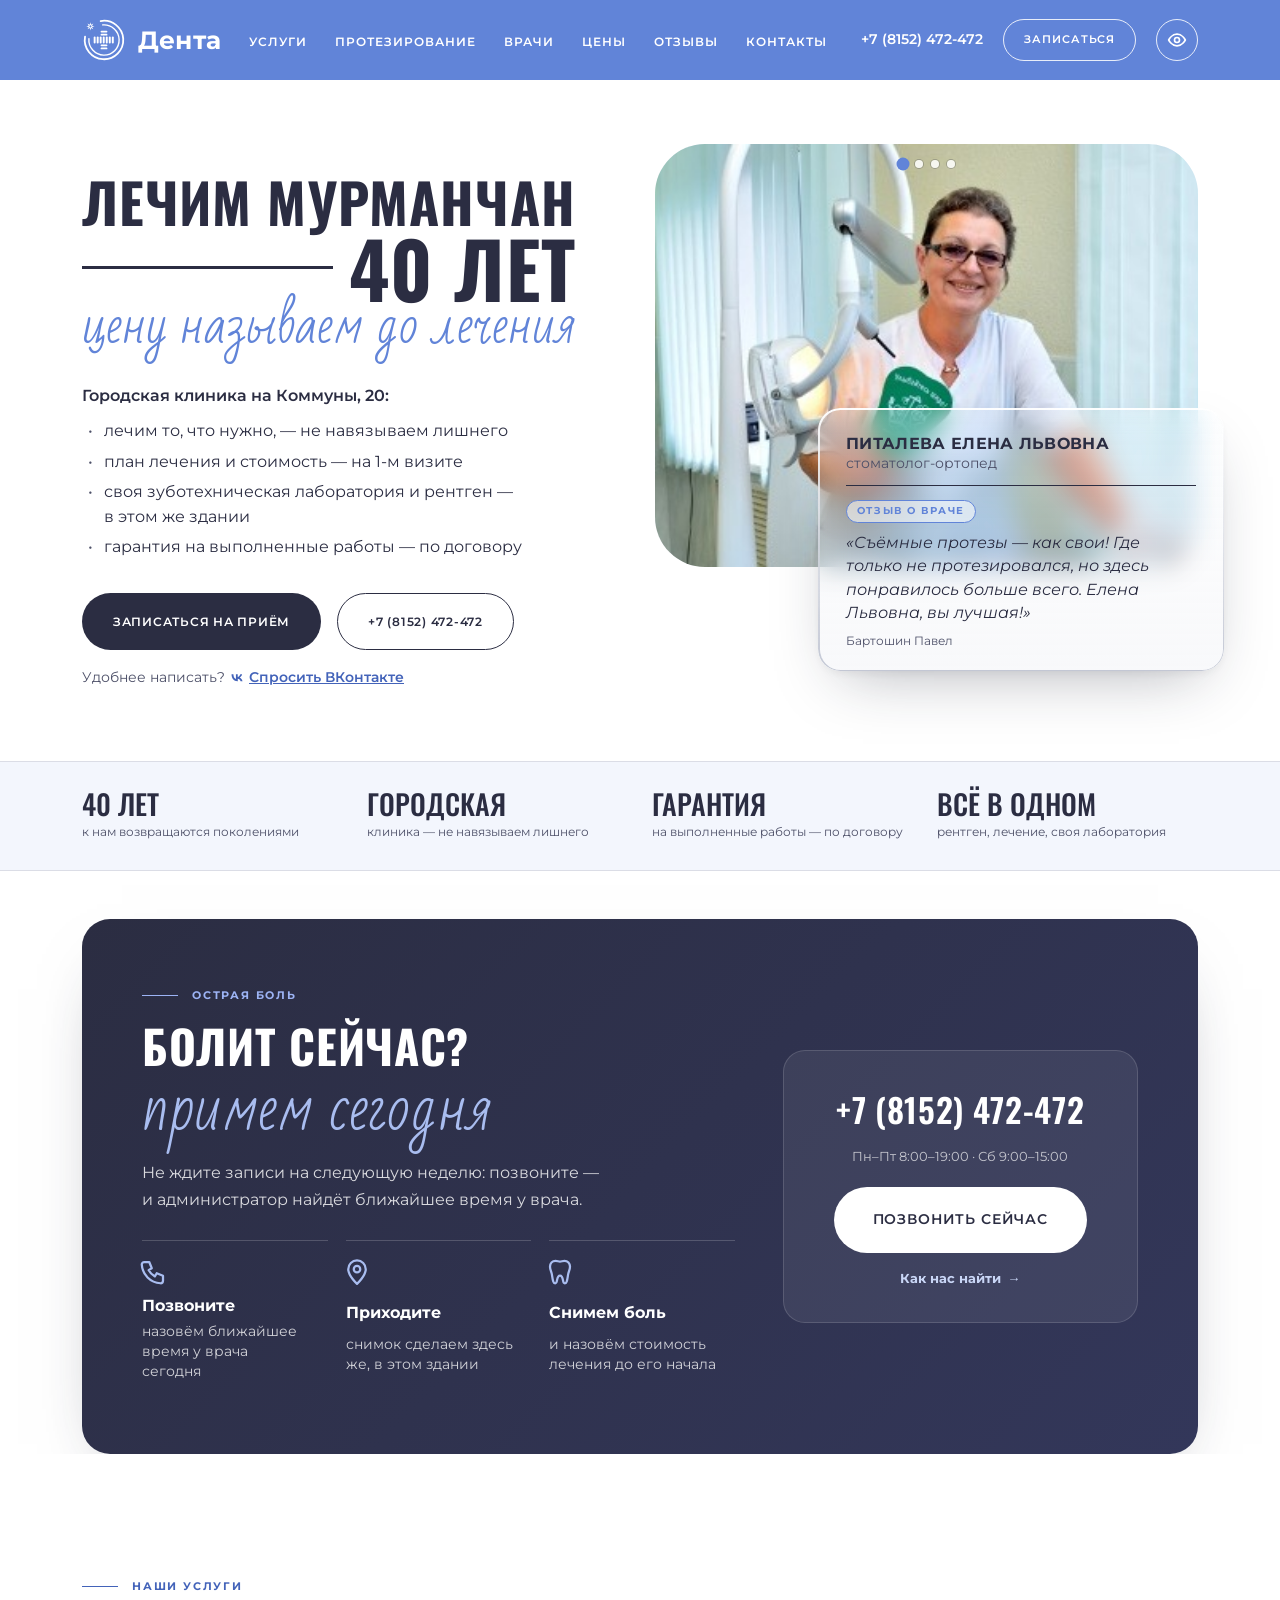
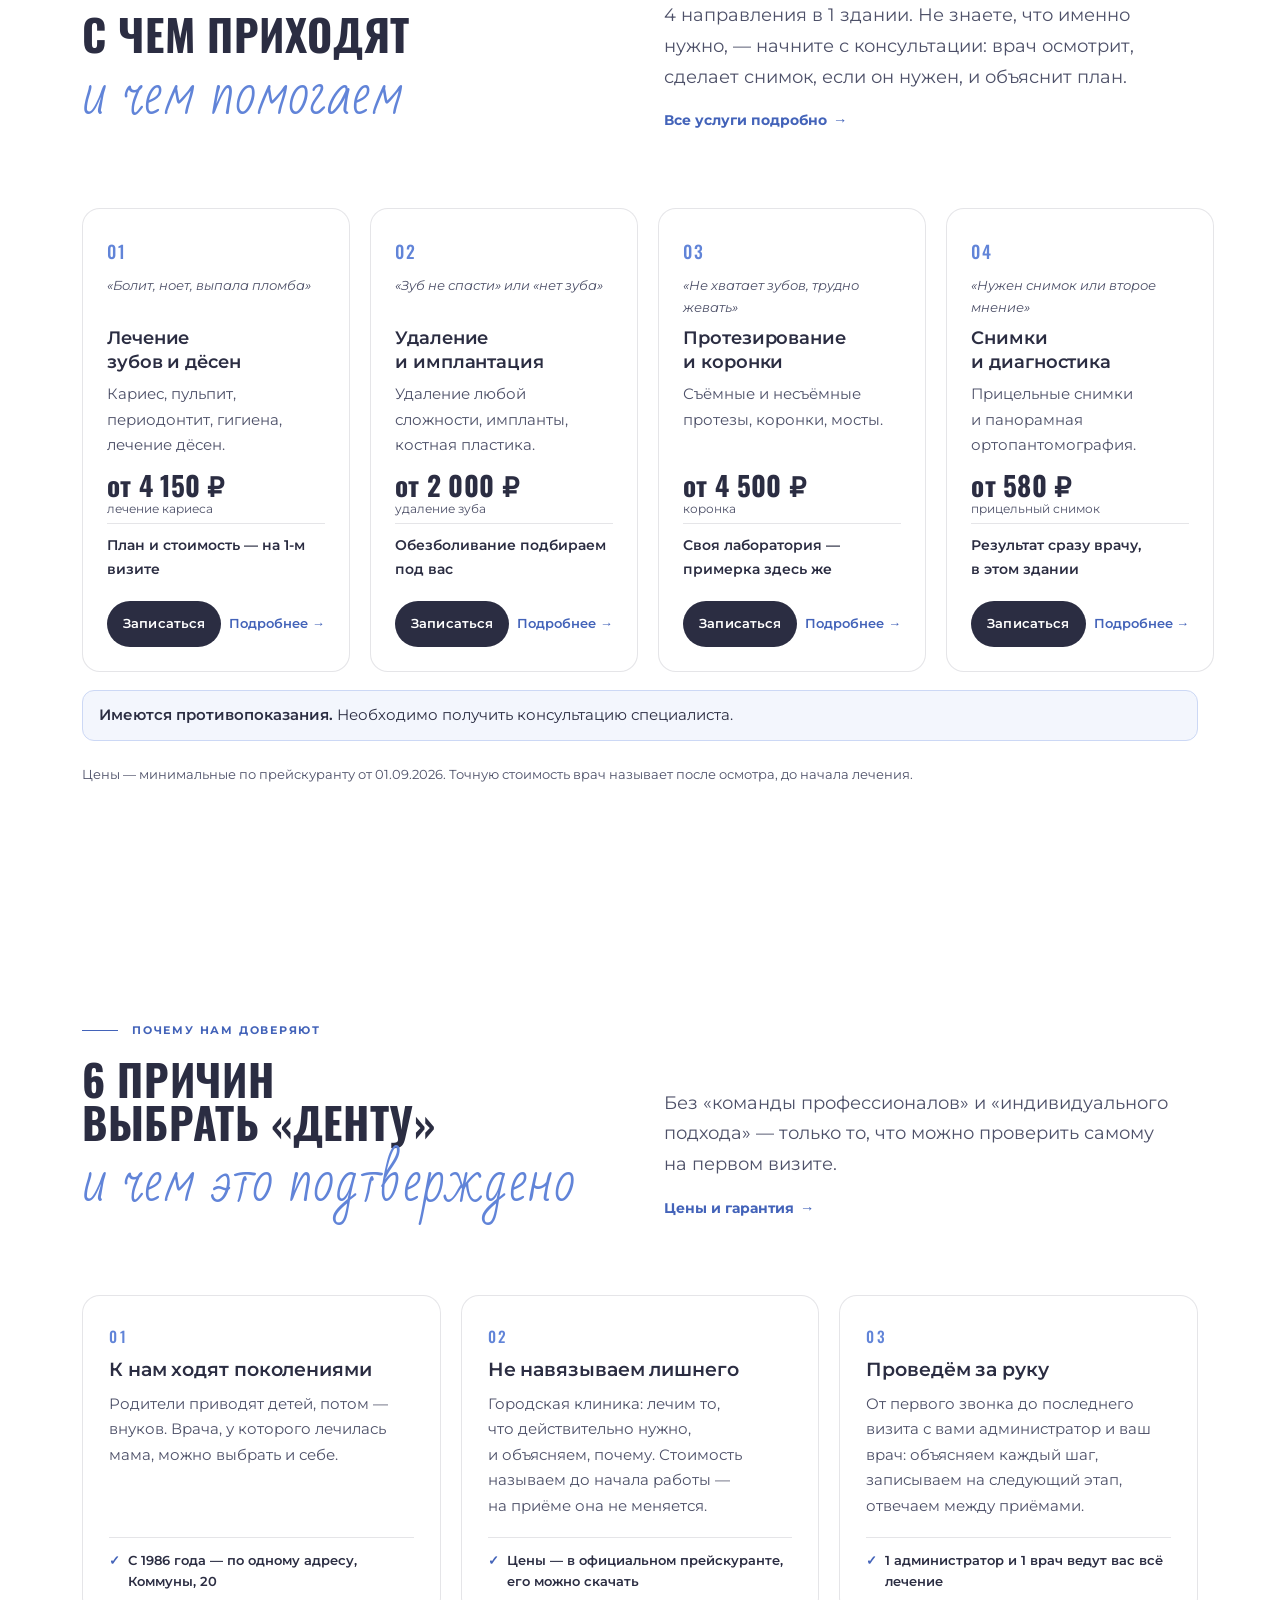
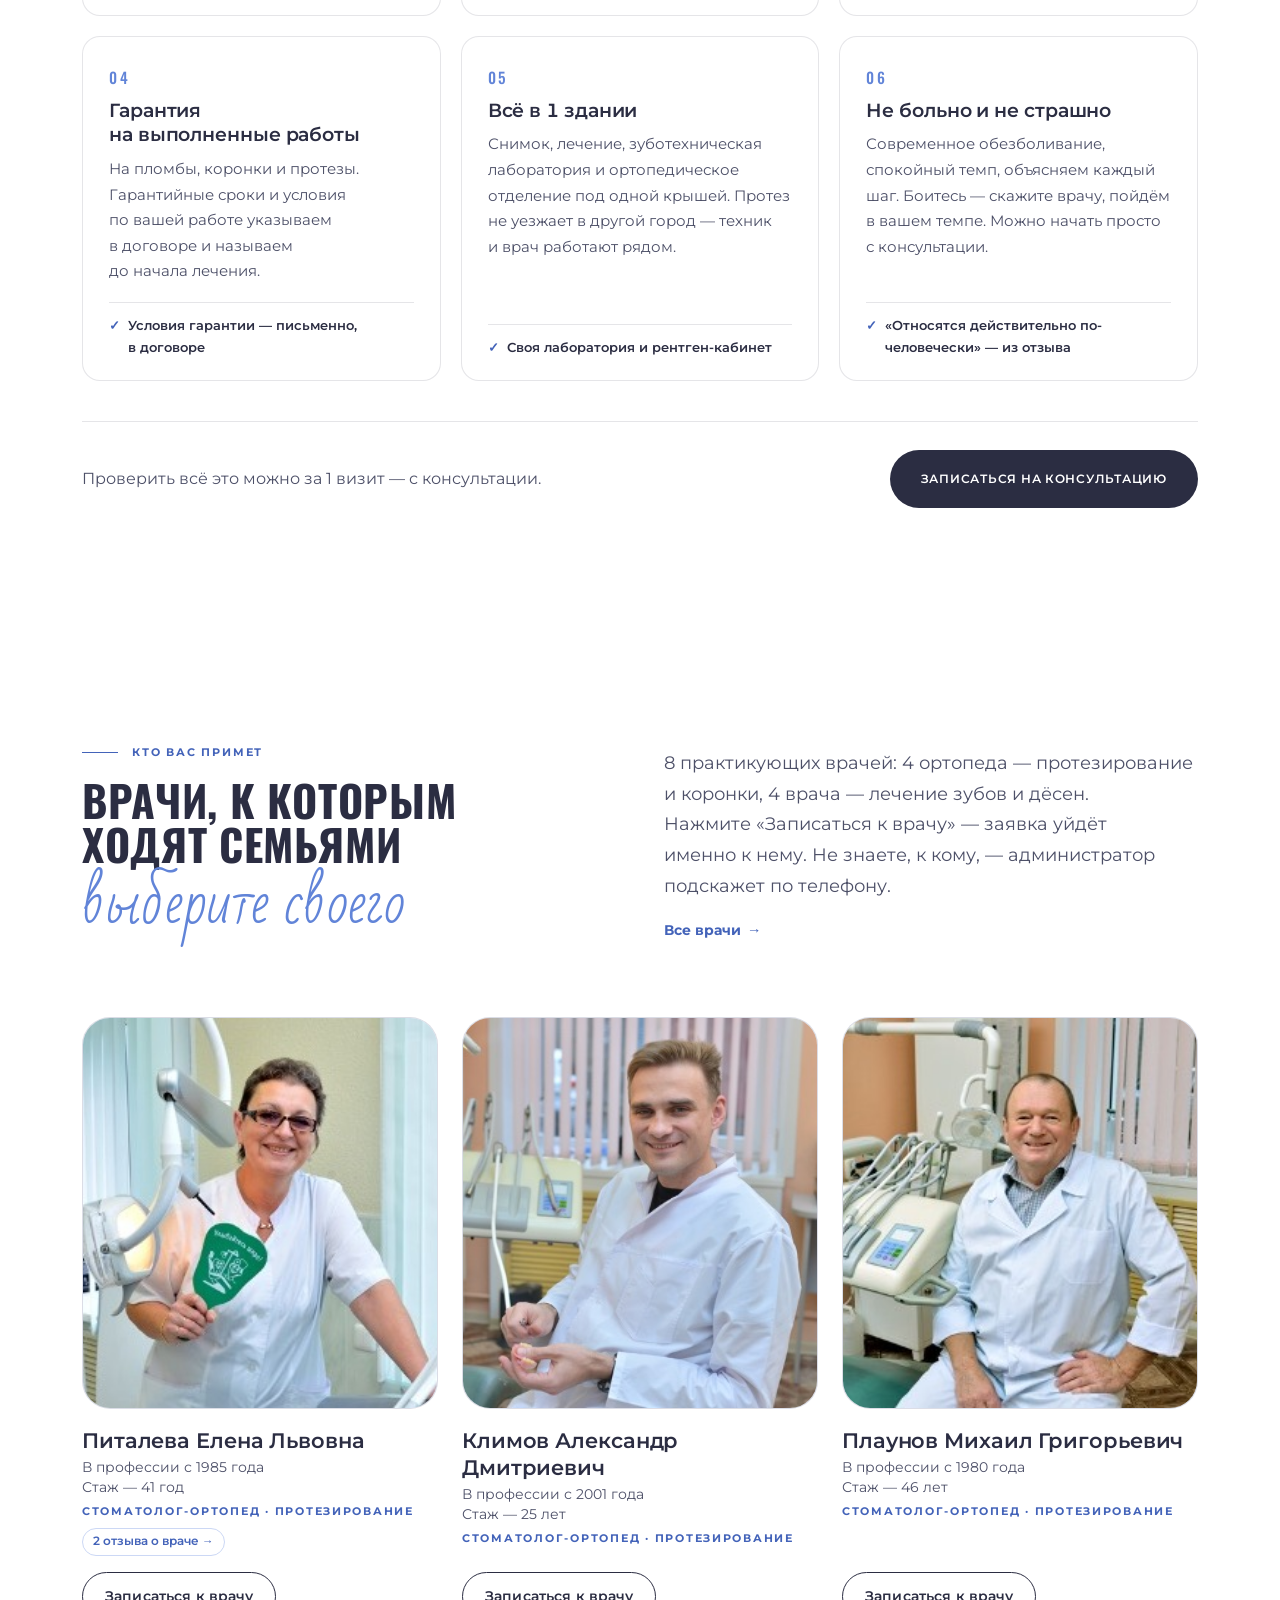
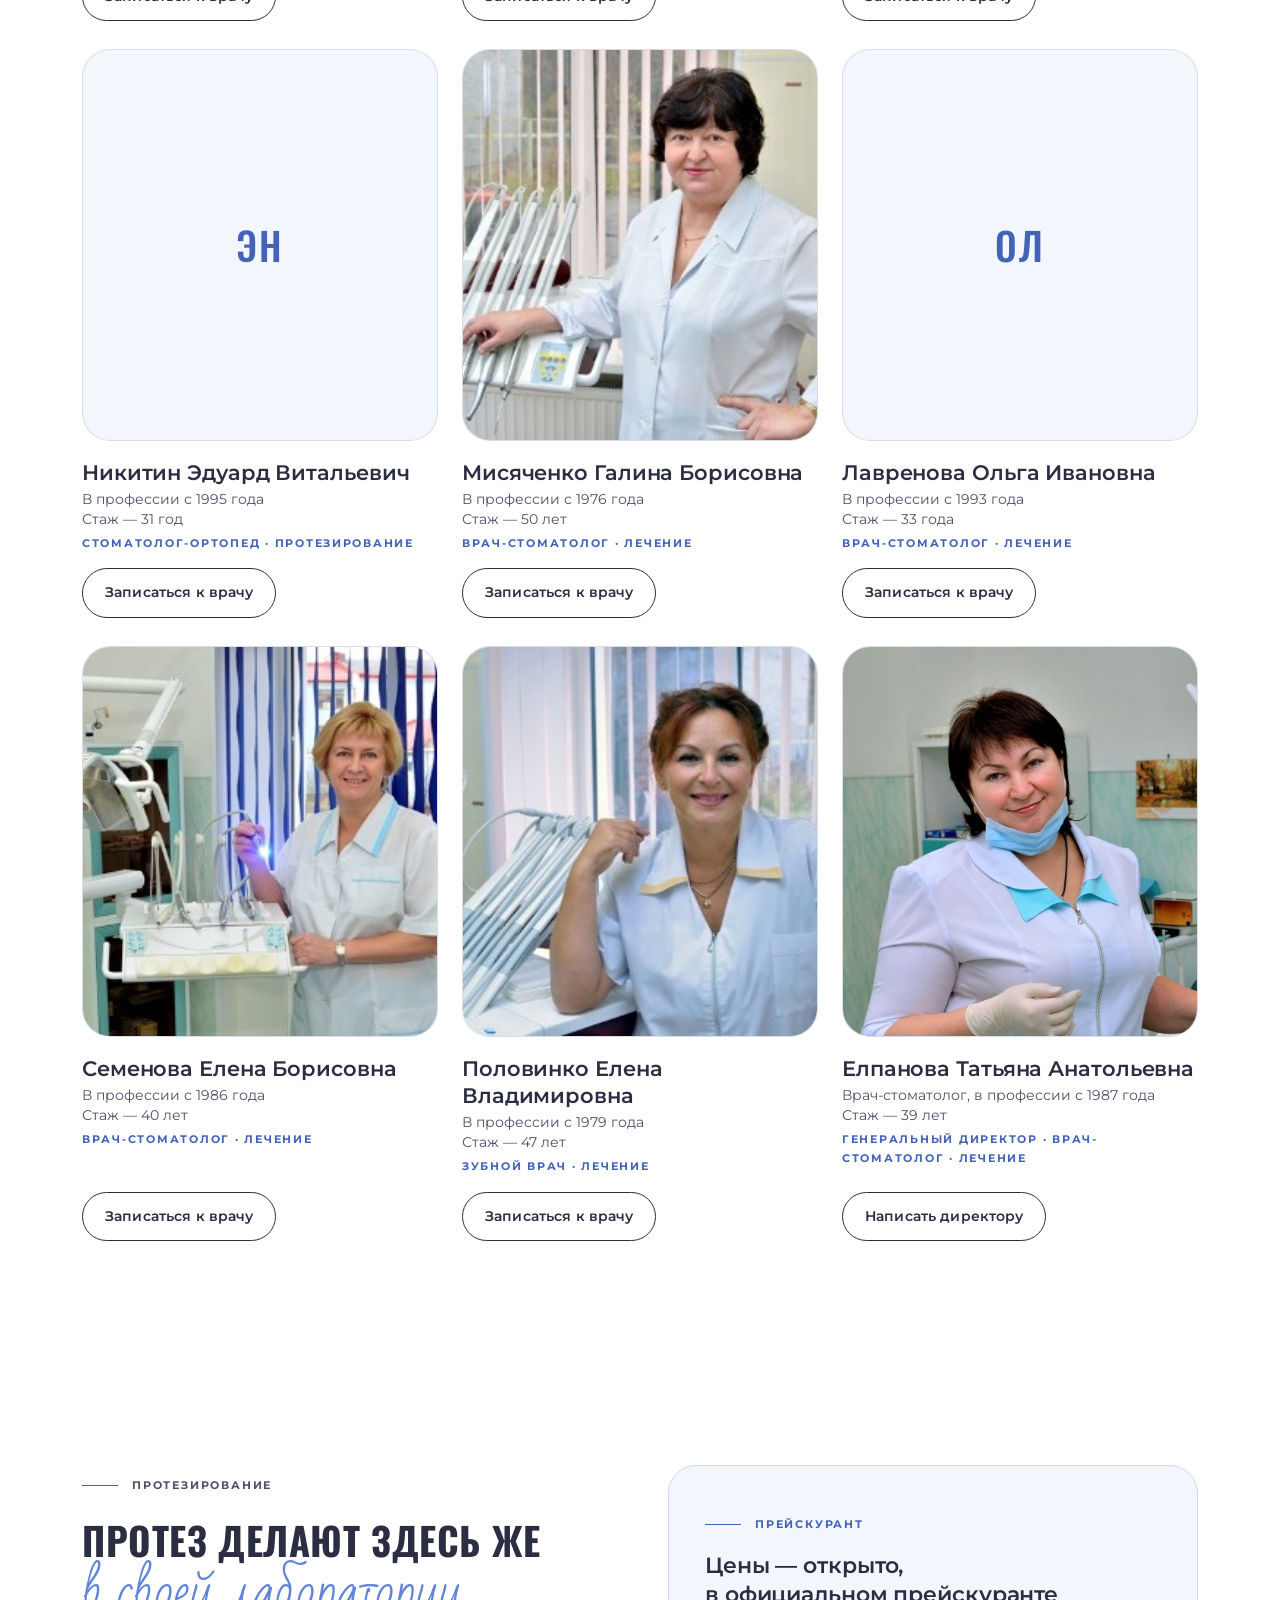
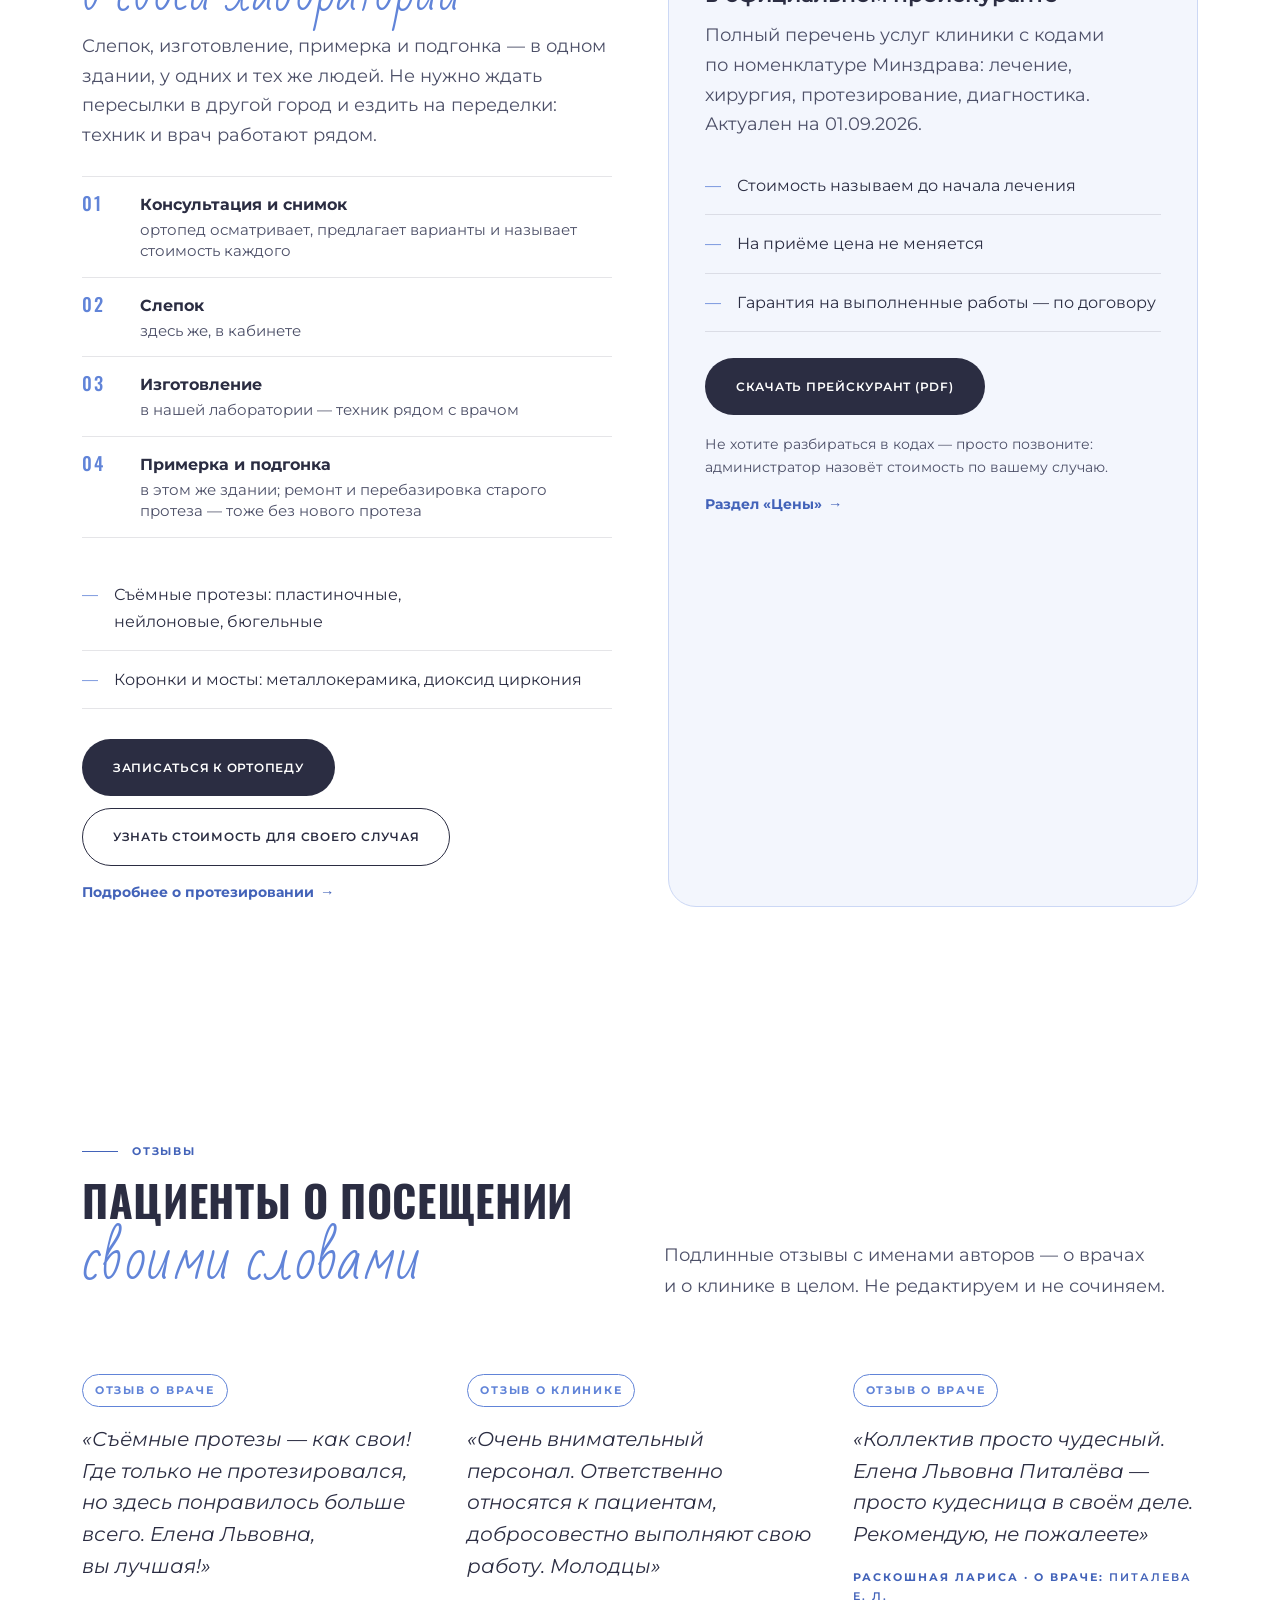
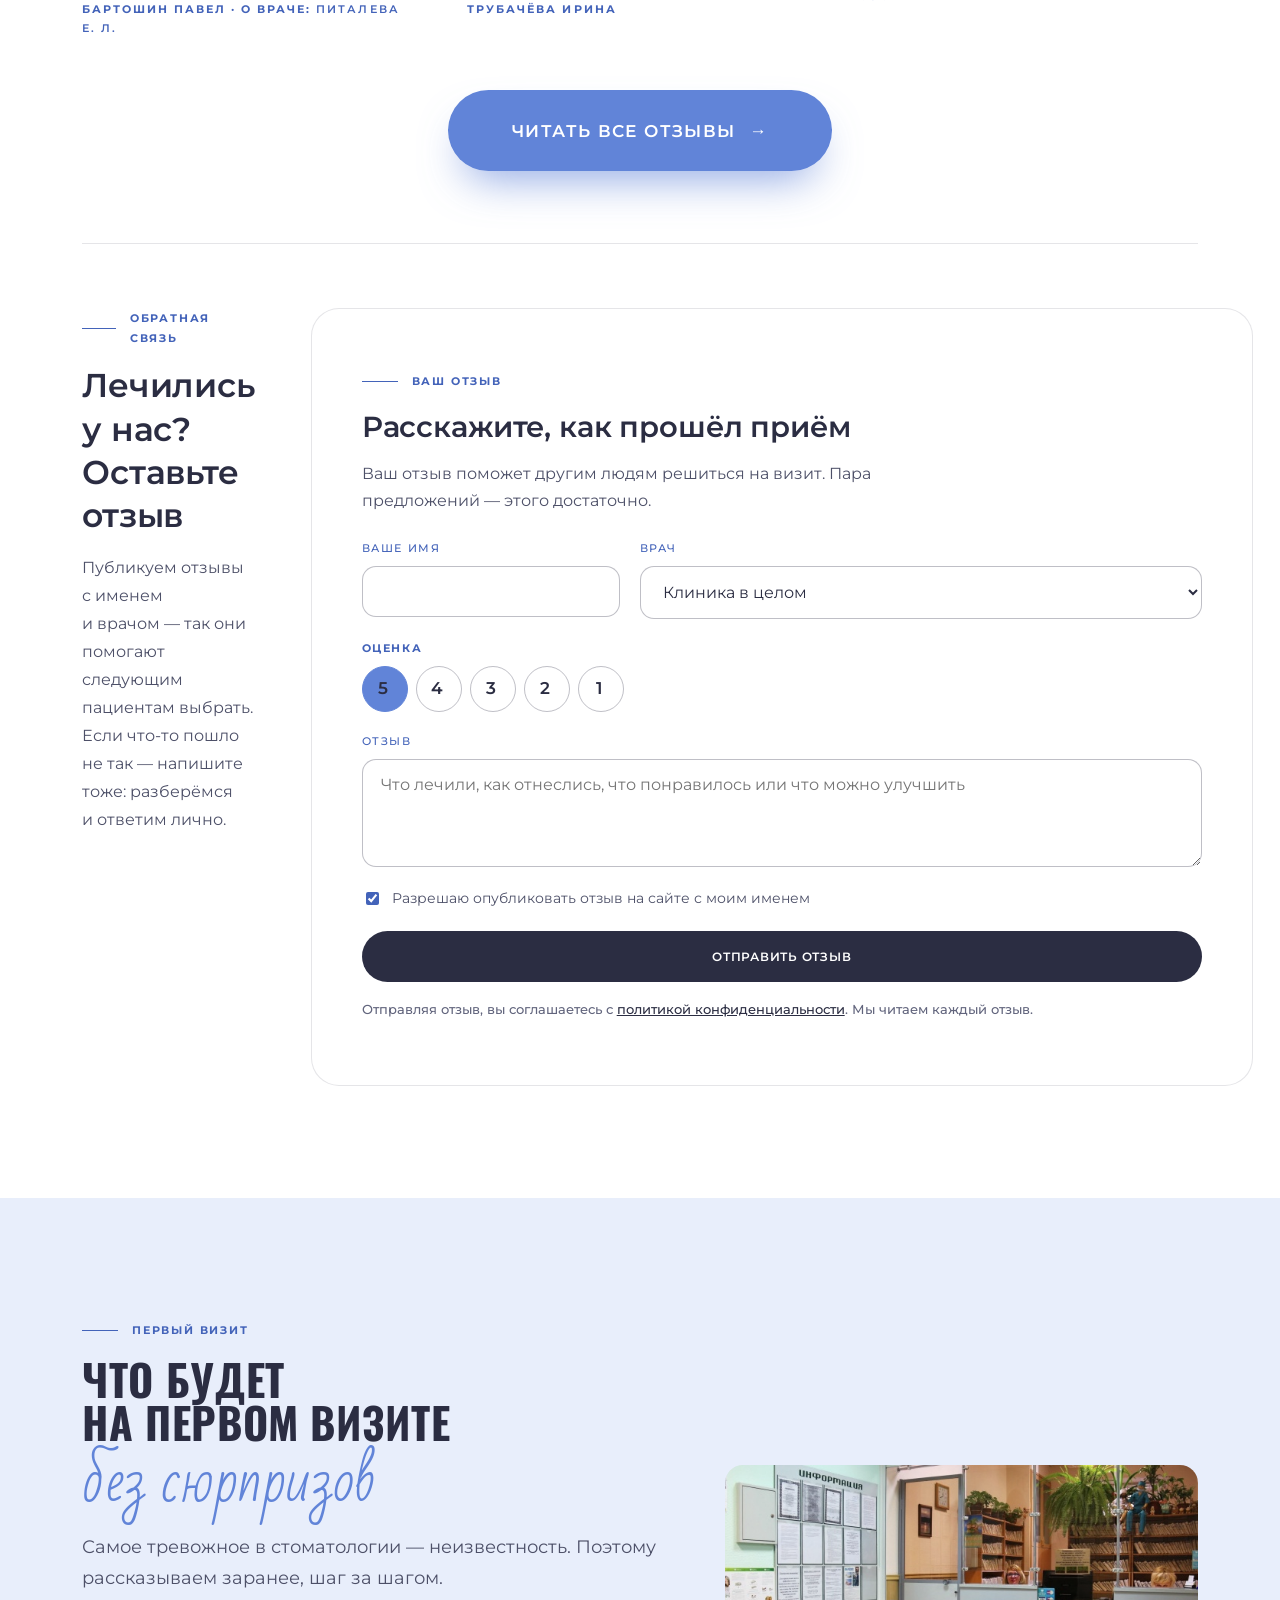
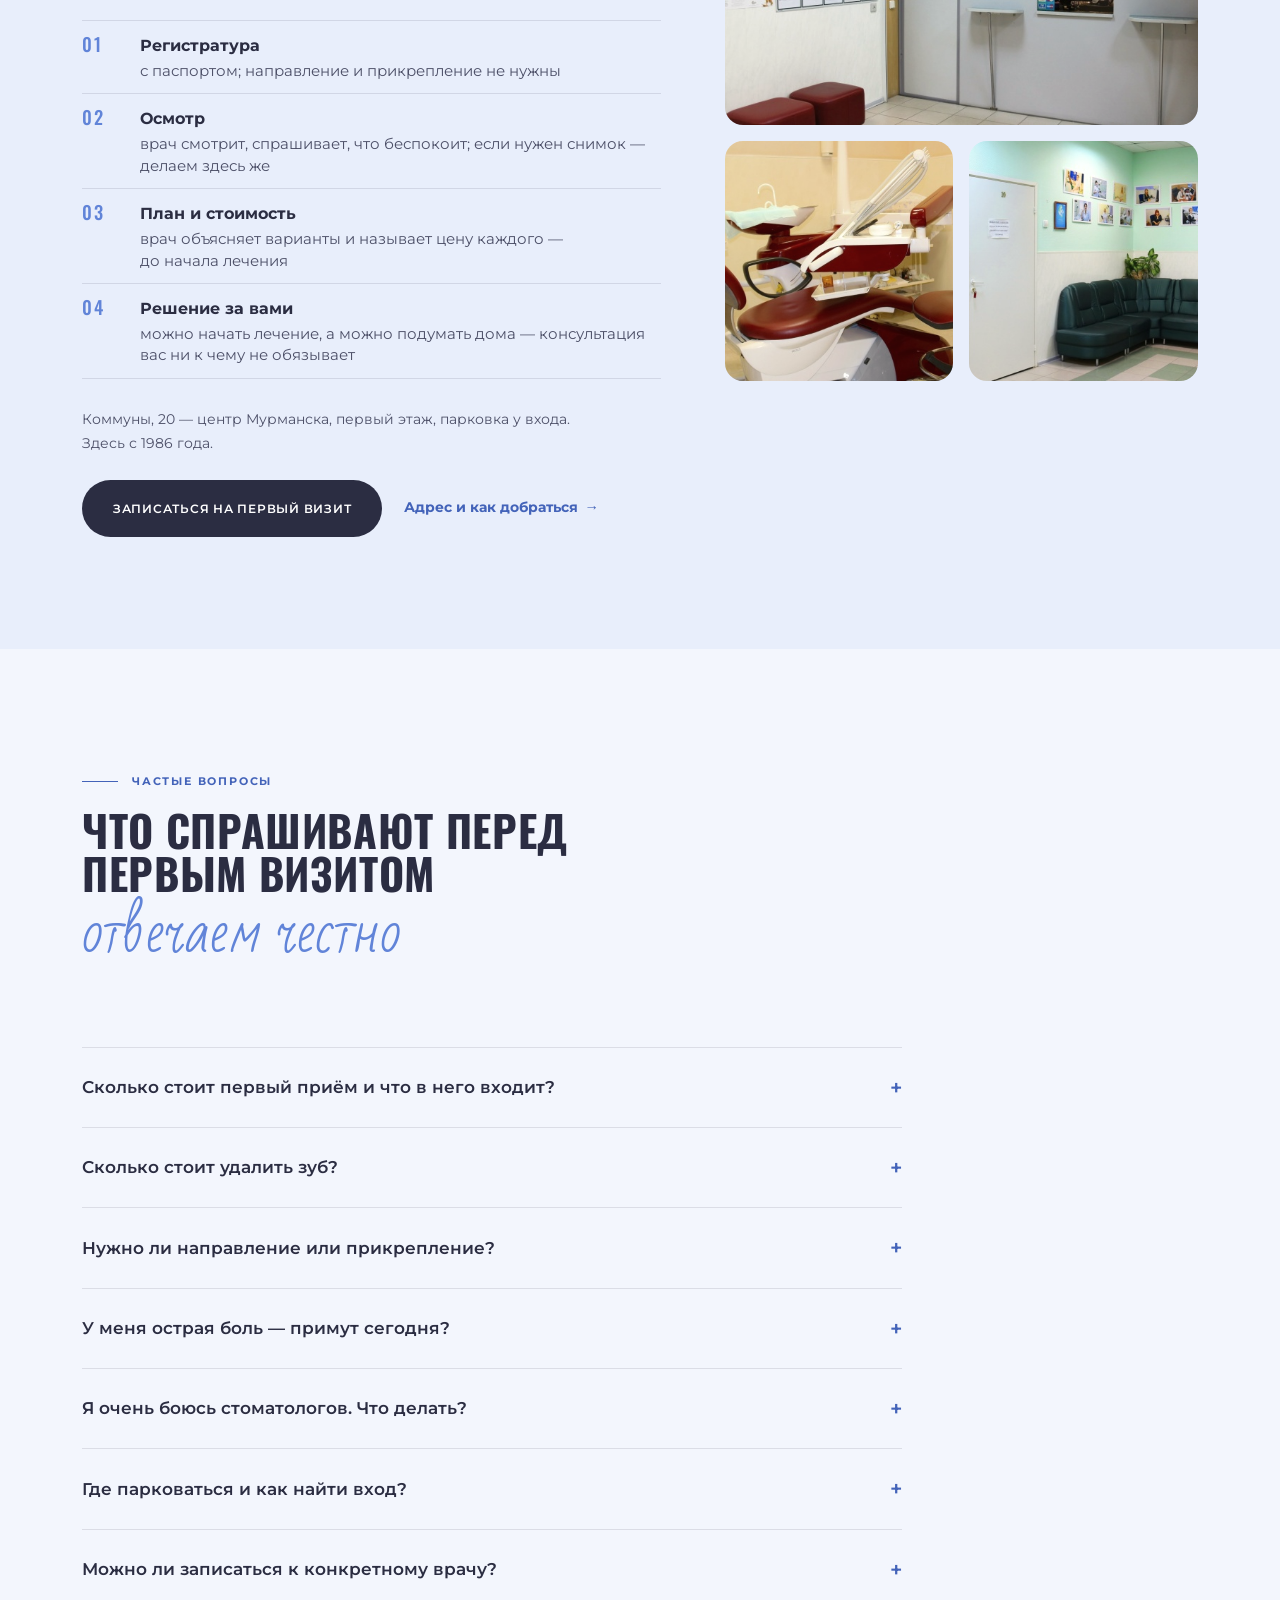
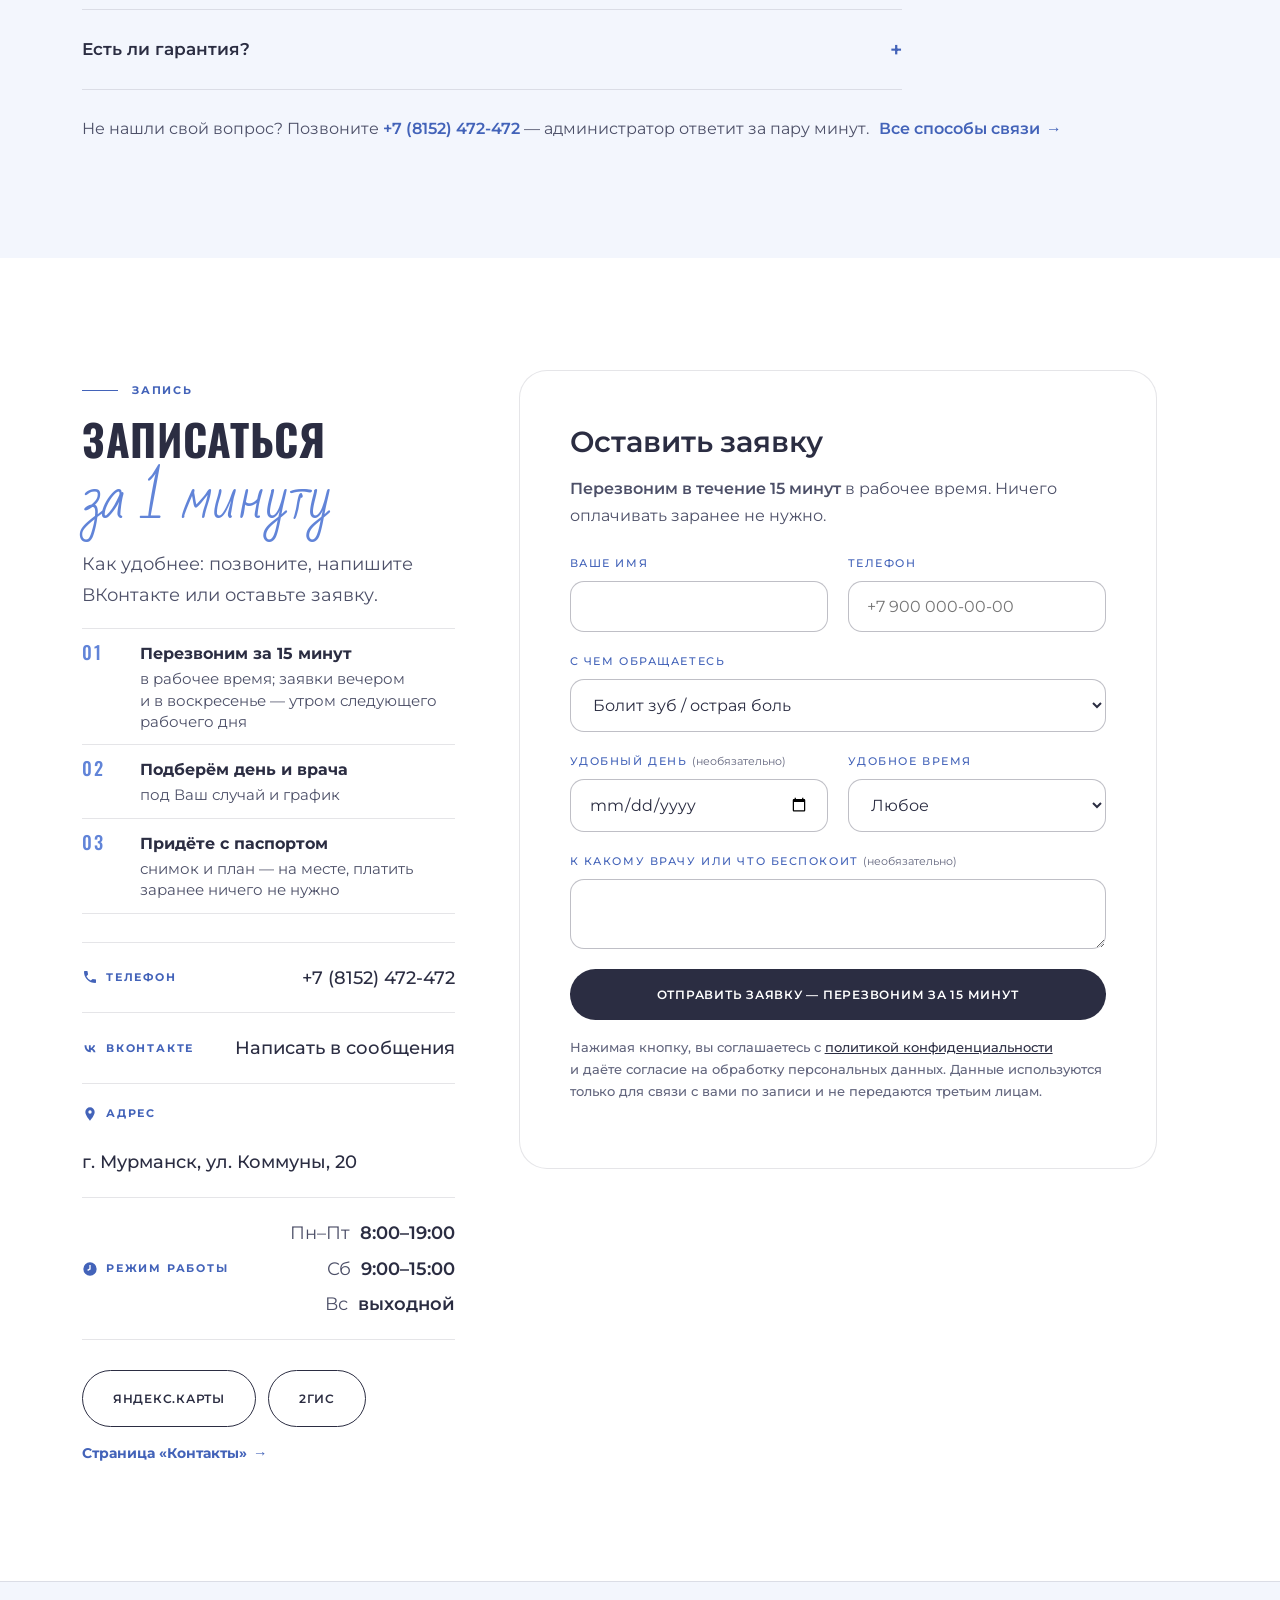
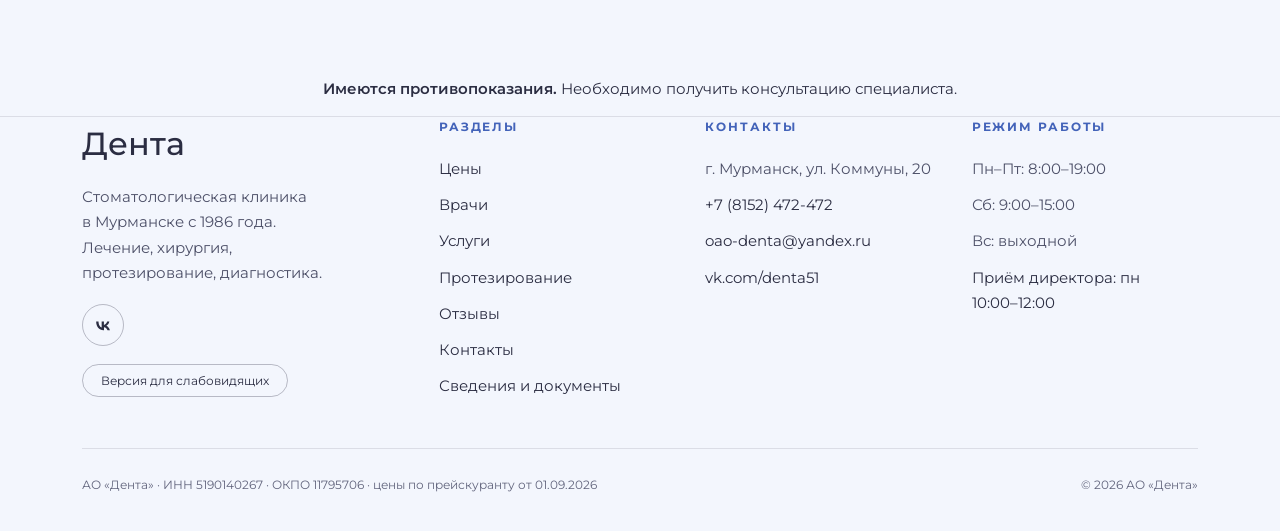
<file: index.html>
<!DOCTYPE html>
<html lang="ru">
<head>
<meta charset="UTF-8">
<meta name="viewport" content="width=device-width, initial-scale=1.0">
<title>Дента — стоматология в Мурманске с 1986 года: врачи, запись</title>
<meta name="description" content="Городская стоматология «Дента», Мурманск, ул. Коммуны, 20 — 40 лет. Лечим то, что нужно, и называем цену до лечения. Своя зуботехническая лаборатория, рентген, гарантия на работы по договору. Запись: +7 (8152) 472-472.">
<link rel="icon" href="data:image/svg+xml,%3Csvg xmlns='http://www.w3.org/2000/svg' viewBox='0 0 64 64'%3E%3Ccircle cx='32' cy='32' r='32' fill='%236184D8'/%3E%3Cg fill='%23ffffff'%3E%3Crect x='26' y='14' width='12' height='36' rx='4'/%3E%3Crect x='14' y='26' width='36' height='12' rx='4'/%3E%3C/g%3E%3C/svg%3E">
<meta name="theme-color" content="#6184D8">
<link rel="canonical" href="https://dobermantrader.github.io/denta-site/">
<meta property="og:type" content="website">
<meta property="og:locale" content="ru_RU">
<meta property="og:site_name" content="Стоматология «Дента», Мурманск">
<meta property="og:title" content="Дента — стоматология в Мурманске с 1986 года: врачи, запись">
<meta property="og:description" content="Городская стоматология «Дента», Мурманск — 40 лет. Лечим то, что нужно, и называем цену до лечения. Своя лаборатория, рентген, гарантия на работы по договору.">
<meta property="og:url" content="https://dobermantrader.github.io/denta-site/">
<meta property="og:image" content="https://dobermantrader.github.io/denta-site/assets/img/doctors/pitaleva.jpg">
<meta name="twitter:card" content="summary_large_image">
<link rel="preload" href="assets/fonts/Montserrat-cyrillic-400.woff2" as="font" type="font/woff2" crossorigin>
<link rel="preload" href="assets/fonts/Oswald-cyrillic-500.woff2" as="font" type="font/woff2" crossorigin>
<link rel="stylesheet" href="assets/css/fonts.css?v=43">
<link rel="stylesheet" href="assets/css/style.css?v=43">
<script type="application/ld+json">
{"@context":"https://schema.org","@type":"Dentist","name":"Стоматология «Дента»","legalName":"АО «Дента»","url":"https://dobermantrader.github.io/denta-site/","image":"https://dobermantrader.github.io/denta-site/assets/img/doctors/pitaleva.jpg","telephone":"+7-8152-47-24-72","email":"oao-denta@yandex.ru","foundingDate":"1986","address":{"@type":"PostalAddress","streetAddress":"ул. Коммуны, 20","addressLocality":"Мурманск","postalCode":"183038","addressCountry":"RU"},"openingHoursSpecification":[{"@type":"OpeningHoursSpecification","dayOfWeek":["Monday","Tuesday","Wednesday","Thursday","Friday"],"opens":"08:00","closes":"19:00"},{"@type":"OpeningHoursSpecification","dayOfWeek":"Saturday","opens":"09:00","closes":"15:00"}],"sameAs":["https://vk.com/denta51"],"priceRange":"₽₽"}
</script>
</head>
<body>
<a class="skip-link" href="#main">Перейти к содержимому</a>

<header class="site-header">
  <div class="container">
    <a class="brand" href="index.html">
      <svg class="brand__mark" viewBox="0 0 64 64" aria-hidden="true">
        <path d="M27.14 4.43 A28 28 0 1 1 4.43 27.14" fill="none" stroke="#33231f" stroke-width="2.6" stroke-linecap="round"/>
        <path d="M30.08 10.08 A22 22 0 1 1 10.08 30.08" fill="none" stroke="#836a2c" stroke-width="2" stroke-linecap="round"/>
        <g transform="translate(12.2 12.2)"><path d="M6,0 L2.31,.96 L4.24,4.24 L.96,2.31 L0,6 L-.96,2.31 L-4.24,4.24 L-2.31,.96 L-6,0 L-2.31,-.96 L-4.24,-4.24 L-.96,-2.31 L0,-6 L.96,-2.31 L4.24,-4.24 L2.31,-.96 Z" fill="#836a2c"/><circle r="1.5" fill="#fdfaf6"/></g>
        <g fill="#33231f"><rect x="17" y="27" width="2.8" height="10" rx="1.4"/><rect x="21.4" y="27" width="2.8" height="10" rx="1.4"/><rect x="25.8" y="27" width="2.8" height="10" rx="1.4"/><rect x="30.2" y="27" width="2.8" height="10" rx="1.4"/><rect x="34.6" y="27" width="2.8" height="10" rx="1.4"/><rect x="39" y="27" width="2.8" height="10" rx="1.4"/><rect x="43.4" y="27" width="2.8" height="10" rx="1.4"/><rect x="27" y="18.4" width="10" height="2.8" rx="1.4"/><rect x="27" y="22.8" width="10" height="2.8" rx="1.4"/><rect x="27" y="38.4" width="10" height="2.8" rx="1.4"/><rect x="27" y="42.8" width="10" height="2.8" rx="1.4"/></g>
      </svg>
      <span class="brand__text"><strong>Дента</strong><span>Мурманск · с 1986 года</span></span>
    </a>
    <nav class="main-nav" aria-label="Основная навигация">
      <ul class="main-nav__links">
        <li><a href="uslugi.html">Услуги</a></li>
        <li><a href="protezirovanie.html">Протезирование</a></li>
        <li><a href="vrachi.html">Врачи</a></li>
        <li><a href="tseny.html">Цены</a></li>
        <li><a href="otzyvy.html">Отзывы</a></li>
        <li><a href="kontakty.html">Контакты</a></li>
      </ul>
      <div class="header-contacts">
        <a class="header-phone" href="tel:+78152472472">+7 (8152) 472-472</a>
        <a class="header-call" href="tel:+78152472472" aria-label="Позвонить +7 (8152) 472-472"><svg viewBox="0 0 24 24" aria-hidden="true"><path d="M6.6 10.8a15.1 15.1 0 0 0 6.6 6.6l2.2-2.2a1 1 0 0 1 1-.25c1.1.37 2.3.57 3.6.57a1 1 0 0 1 1 1V20a1 1 0 0 1-1 1A17 17 0 0 1 3 4a1 1 0 0 1 1-1h3.5a1 1 0 0 1 1 1c0 1.25.2 2.45.57 3.57a1 1 0 0 1-.25 1L6.6 10.8z"/></svg></a>
        <a class="btn btn--gold btn--sm" href="#zapis">Записаться</a>
        <button class="nav-toggle" aria-label="Открыть меню" aria-expanded="false"><span></span><span></span><span></span></button>
      </div>
    </nav>
  </div>
</header>

<main id="main">
  <section class="hero">
    <div class="container">
      <div class="hero__inner">
        <p class="eyebrow">Городская стоматология · Мурманск · с 1986 года</p>
        <h1>
          <span class="hero__title-line">Лечим мурманчан</span>
          <span class="hero__title-num"><b>40 лет</b></span>
          <em>цену называем до лечения</em>
        </h1>
        <p class="hero__intro">Городская клиника на Коммуны, 20:</p>
        <ul class="hero__list">
          <li>лечим то, что нужно, — не навязываем лишнего</li>
          <li>план лечения и стоимость — на 1-м визите</li>
          <li>своя зуботехническая лаборатория и рентген — в этом же здании</li>
          <li>гарантия на выполненные работы — по договору</li>
        </ul>
        <div class="hero__actions">
          <a class="btn btn--primary" href="#zapis">Записаться на приём</a>
          <a class="btn btn--outline" href="tel:+78152472472">+7 (8152) 472-472</a>
        </div>
        <p class="hero__note">Удобнее написать? <a href="https://vk.me/denta51" target="_blank" rel="noopener"><svg viewBox="0 0 24 24" fill="currentColor" aria-hidden="true"><path d="M12.7 18.2c-5.6 0-8.8-3.9-8.9-10.3h2.8c.1 4.7 2.2 6.7 3.8 7.1V7.9h2.7v4.1c1.6-.2 3.3-2 3.9-4.1h2.6c-.4 2.5-2.2 4.3-3.5 5 1.3.6 3.4 2.2 4.2 5.3h-2.9c-.6-1.9-2.1-3.4-4.2-3.6v3.6h-.5z"/></svg>Спросить ВКонтакте</a></p>
      </div>
      <div class="hero__slides" data-slides aria-roledescription="слайд-шоу" aria-label="Врачи клиники и отзывы пациентов">
        <figure class="hero__slide is-active">
          <img class="hero__photo" src="assets/img/doctors/pitaleva.jpg?v=43" alt="Питалева Елена Львовна, стоматолог-ортопед" style="object-position:58% 30%">
          <figcaption><div class="hero__reviews"><blockquote class="hero__review"><span class="hero__tag">Отзыв о враче</span><p class="hero__quote">«Съёмные протезы — как свои! Где только не протезировался, но здесь понравилось больше всего. Елена Львовна, вы лучшая!»</p><cite>Павел Бартошин</cite></blockquote></div><b>Питалева Елена Львовна</b><span>стоматолог-ортопед</span></figcaption>
        </figure>
        <figure class="hero__slide">
          <img class="hero__photo" src="assets/img/doctors/klimov.jpg?v=43" alt="Климов Александр Дмитриевич, стоматолог-ортопед" style="object-position:70% 20%">
          <figcaption><div class="hero__reviews"><blockquote class="hero__review"><span class="hero__tag">Отзыв о клинике</span><p class="hero__quote">«Очень внимательный персонал. Ответственно относятся к пациентам, добросовестно выполняют свою работу».</p><cite>Ирина Трубачёва</cite></blockquote></div><b>Климов Александр Дмитриевич</b><span>стоматолог-ортопед</span></figcaption>
        </figure>
        <figure class="hero__slide">
          <img class="hero__photo" src="assets/img/doctors/pitaleva.jpg?v=43" alt="Питалева Елена Львовна, стоматолог-ортопед" style="object-position:58% 30%">
          <figcaption><div class="hero__reviews"><blockquote class="hero__review"><span class="hero__tag">Отзыв о враче</span><p class="hero__quote">«Коллектив просто чудесный. Елена Львовна Питалёва — просто кудесница в своём деле. Рекомендую, не пожалеете».</p><cite>Лариса Раскошная</cite></blockquote></div><b>Питалева Елена Львовна</b><span>стоматолог-ортопед</span></figcaption>
        </figure>
        <figure class="hero__slide">
          <img class="hero__photo" src="assets/img/doctors/misyachenko.jpg?v=43" alt="Мисяченко Галина Борисовна, врач-стоматолог" style="object-position:62% 25%">
          <figcaption><div class="hero__reviews"><blockquote class="hero__review"><span class="hero__tag">Отзыв о клинике</span><p class="hero__quote">«Великолепный специалист, очень довольна. Знает свою работу и относится действительно по-человечески».</p><cite>Женечка Ильинова</cite></blockquote></div><b>Мисяченко Галина Борисовна</b><span>врач-стоматолог</span></figcaption>
        </figure>
        <div class="hero__dots" role="tablist" aria-label="Переключение слайдов"></div>
      </div>
    </div>
  </section>

  <div class="trust-bar">
    <div class="container">
      <a href="#pochemu"><b>40 лет</b><span>к нам возвращаются поколениями</span></a>
      <a href="tseny.html"><b>Городская</b><span>клиника — не навязываем лишнего</span></a>
      <a href="#faq"><b>Гарантия</b><span>на выполненные работы — по договору</span></a>
      <a href="#pervyj-vizit"><b>Всё в одном</b><span>рентген, лечение, своя лаборатория</span></a>
    </div>
  </div>

  <section class="section urgent-section">
    <div class="container">
      <div class="urgent urgent--big urgent--offer">
        <div class="urgent__main">
          <p class="eyebrow">Острая боль</p>
          <h2>Болит сейчас? <em>примем сегодня</em></h2>
          <p class="urgent__lead">Не ждите записи на следующую неделю: позвоните — и администратор найдёт ближайшее время у врача.</p>
          <ol class="urgent__steps urgent__steps--icons">
            <li><svg class="urgent__ico" viewBox="0 0 24 24" fill="none" stroke="currentColor" stroke-width="1.8" stroke-linecap="round" stroke-linejoin="round" aria-hidden="true"><path d="M5 4h4l2 5-2.5 1.5a11 11 0 0 0 5 5L15 13l5 2v4a2 2 0 0 1-2 2A16 16 0 0 1 3 6a2 2 0 0 1 2-2z"/></svg><b>Позвоните</b><span>назовём ближайшее время у врача сегодня</span></li>
            <li><svg class="urgent__ico" viewBox="0 0 24 24" fill="none" stroke="currentColor" stroke-width="1.8" stroke-linecap="round" stroke-linejoin="round" aria-hidden="true"><path d="M12 21.5s7-6.4 7-11.8A7 7 0 0 0 5 9.700c0 5.400 7 11.800 7 11.800z"/><circle cx="12" cy="9.700" r="2.600"/></svg><b>Приходите</b><span>снимок сделаем здесь же, в этом здании</span></li>
            <li><svg class="urgent__ico" viewBox="0 0 24 24" fill="none" stroke="currentColor" stroke-width="1.8" stroke-linecap="round" stroke-linejoin="round" aria-hidden="true"><path d="M8.500 3C5.800 3 4 5 4 7.700c0 2.100.8 3.400 1.300 5.300.5 2 .6 4.600 1.300 6.600.3 1 .9 1.400 1.500 1.400 1 0 1.300-1 1.500-2.300.3-2 .7-3.900 2.400-3.900s2.100 1.900 2.400 3.900c.2 1.300.5 2.300 1.500 2.300.6 0 1.200-.4 1.500-1.400.7-2 .8-4.600 1.300-6.600.5-1.900 1.300-3.200 1.300-5.300C20 5 18.200 3 15.500 3c-1.400 0-2.300.7-3.500.7S9.900 3 8.500 3z"/></svg><b>Снимем боль</b><span>и назовём стоимость лечения до его начала</span></li>
          </ol>
        </div>
        <div class="urgent__cta">
          <a class="urgent__phone" href="tel:+78152472472">+7 (8152) 472-472</a>
          <span class="urgent__hours">Пн–Пт 8:00–19:00 · Сб 9:00–15:00</span>
          <a class="btn btn--white btn--lg" href="tel:+78152472472">Позвонить сейчас</a>
          <a class="section-link section-link--light" href="kontakty.html">Как нас найти <span aria-hidden="true">→</span></a>
        </div>
      </div>
    </div>
  </section>

  <section class="section section--white" id="uslugi">
    <div class="container">
      <div class="section-head">
        <div>
          <p class="eyebrow">Наши услуги</p>
          <h2>С чем приходят <em>и чем помогаем</em></h2>
        </div>
        <div><p class="lede">4 направления в 1 здании. Не знаете, что именно нужно, — начните с консультации: врач осмотрит, сделает снимок, если он нужен, и объяснит план.</p><a class="section-link" href="uslugi.html">Все услуги подробно <span aria-hidden="true">→</span></a></div>
      </div>
      <div class="directions">
        <div class="direction">
          <span class="direction__num">01</span>
          <span class="direction__case">«Болит, ноет, выпала пломба»</span>
          <h3>Лечение зубов и дёсен</h3>
          <p>Кариес, пульпит, периодонтит, гигиена, лечение дёсен.</p>
          <span class="direction__price">от 4 150 ₽ <small>лечение кариеса</small></span>
          <b class="direction__win">План и стоимость — на 1-м визите</b>
          <div class="direction__actions"><a class="btn btn--primary btn--sm" href="#zapis" data-service="Лечение кариеса">Записаться</a><a class="direction__go" href="uslugi.html#terapiya">Подробнее →</a></div>
        </div>
        <div class="direction">
          <span class="direction__num">02</span>
          <span class="direction__case">«Зуб не спасти» или «нет зуба»</span>
          <h3>Удаление и имплантация</h3>
          <p>Удаление любой сложности, импланты, костная пластика.</p>
          <span class="direction__price">от 2 000 ₽ <small>удаление зуба</small></span>
          <b class="direction__win">Обезболивание подбираем под вас</b>
          <div class="direction__actions"><a class="btn btn--primary btn--sm" href="#zapis" data-service="Удаление зуба">Записаться</a><a class="direction__go" href="uslugi.html#hirurgiya">Подробнее →</a></div>
        </div>
        <div class="direction">
          <span class="direction__num">03</span>
          <span class="direction__case">«Не хватает зубов, трудно жевать»</span>
          <h3>Протезирование и коронки</h3>
          <p>Съёмные и несъёмные протезы, коронки, мосты.</p>
          <span class="direction__price">от 4 500 ₽ <small>коронка</small></span>
          <b class="direction__win">Своя лаборатория — примерка здесь же</b>
          <div class="direction__actions"><a class="btn btn--primary btn--sm" href="#zapis" data-service="Протезирование / коронки">Записаться</a><a class="direction__go" href="protezirovanie.html">Подробнее →</a></div>
        </div>
        <div class="direction">
          <span class="direction__num">04</span>
          <span class="direction__case">«Нужен снимок или второе мнение»</span>
          <h3>Снимки и диагностика</h3>
          <p>Прицельные снимки и панорамная ортопантомография.</p>
          <span class="direction__price">от 580 ₽ <small>прицельный снимок</small></span>
          <b class="direction__win">Результат сразу врачу, в этом здании</b>
          <div class="direction__actions"><a class="btn btn--primary btn--sm" href="#zapis" data-service="Снимок / диагностика">Записаться</a><a class="direction__go" href="uslugi.html#diagnostika">Подробнее →</a></div>
        </div>
      </div>
      <p class="legal-warning"><b>Имеются противопоказания.</b> Необходимо получить консультацию специалиста.</p>
      <p class="directions__note">Цены — минимальные по прейскуранту от 01.09.2026. Точную стоимость врач называет после осмотра, до начала лечения.</p>
    </div>
  </section>

  <section class="section section--blush section--lined" id="pochemu">
    <div class="container">
      <div class="section-head">
        <div>
          <p class="eyebrow">Почему нам доверяют</p>
          <h2>6 причин выбрать «Денту» <em>и чем это подтверждено</em></h2>
        </div>
        <div><p class="lede">Без «команды профессионалов» и «индивидуального подхода» — только то, что можно проверить самому на первом визите.</p><a class="section-link" href="tseny.html">Цены и гарантия <span aria-hidden="true">→</span></a></div>
      </div>
      <div class="reasons">
        <div class="reason">
          <span class="reason__num">01</span>
          <h3>К нам ходят поколениями</h3>
          <p>Родители приводят детей, потом — внуков. Врача, у которого лечилась мама, можно выбрать и себе.</p>
          <span class="reason__proof">С 1986 года — по одному адресу, Коммуны, 20</span>
        </div>
        <div class="reason">
          <span class="reason__num">02</span>
          <h3>Не навязываем лишнего</h3>
          <p>Городская клиника: лечим то, что действительно нужно, и объясняем, почему. Стоимость называем до начала работы — на приёме она не меняется.</p>
          <span class="reason__proof">Цены — в официальном прейскуранте, его можно скачать</span>
        </div>
        <div class="reason">
          <span class="reason__num">03</span>
          <h3>Проведём за руку</h3>
          <p>От первого звонка до последнего визита с вами администратор и ваш врач: объясняем каждый шаг, записываем на следующий этап, отвечаем между приёмами.</p>
          <span class="reason__proof">1 администратор и 1 врач ведут вас всё лечение</span>
        </div>
        <div class="reason">
          <span class="reason__num">04</span>
          <h3>Гарантия на выполненные работы</h3>
          <p>На пломбы, коронки и протезы. Гарантийные сроки и условия по вашей работе указываем в договоре и называем до начала лечения.</p>
          <span class="reason__proof">Условия гарантии — письменно, в договоре</span>
        </div>
        <div class="reason">
          <span class="reason__num">05</span>
          <h3>Всё в 1 здании</h3>
          <p>Снимок, лечение, зуботехническая лаборатория и ортопедическое отделение под одной крышей. Протез не уезжает в другой город — техник и врач работают рядом.</p>
          <span class="reason__proof">Своя лаборатория и рентген-кабинет</span>
        </div>
        <div class="reason">
          <span class="reason__num">06</span>
          <h3>Не больно и не страшно</h3>
          <p>Современное обезболивание, спокойный темп, объясняем каждый шаг. Боитесь — скажите врачу, пойдём в вашем темпе. Можно начать просто с консультации.</p>
          <span class="reason__proof">«Относятся действительно по-человечески» — из отзыва</span>
        </div>
      </div>
      <div class="section-cta">
        <p>Проверить всё это можно за 1 визит — с консультации.</p>
        <a class="btn btn--primary" href="#zapis" data-service="Пока не знаю — нужна консультация">Записаться на консультацию</a>
      </div>
    </div>
  </section>

  <section class="section" id="vrachi">
    <div class="container">
      <div class="section-head">
        <div>
          <p class="eyebrow">Кто вас примет</p>
          <h2>Врачи, к которым ходят семьями <em>выберите своего</em></h2>
        </div>
        <div><p class="lede">8 практикующих врачей: 4 ортопеда — протезирование и коронки, 4 врача — лечение зубов и дёсен. Нажмите «Записаться к врачу» — заявка уйдёт именно к нему. Не знаете, к кому, — администратор подскажет по телефону.</p><a class="section-link" href="vrachi.html">Все врачи <span aria-hidden="true">→</span></a></div>
      </div>
      <div class="team">
        <div class="doctor"><img class="doctor__photo" src="assets/img/doctors/pitaleva.jpg?v=43" alt="Питалева Елена Львовна" loading="lazy"><div class="doctor__body"><h3><a href="vrachi.html#pitaleva">Питалева Елена Львовна</a></h3><p class="doctor__since">В профессии с 1985 года<br>Стаж — 41 год</p><p class="role">Стоматолог-ортопед · протезирование</p><a class="doctor__tag" href="otzyvy.html?doctor=pitaleva#otzyvy-list">2 отзыва о враче →</a></div><a class="btn btn--outline btn--sm" href="#zapis" data-doctor="Питалева Елена Львовна">Записаться к врачу</a></div>
        <div class="doctor"><img class="doctor__photo" src="assets/img/doctors/klimov.jpg?v=43" alt="Климов Александр Дмитриевич" loading="lazy"><div class="doctor__body"><h3><a href="vrachi.html#klimov">Климов Александр Дмитриевич</a></h3><p class="doctor__since">В профессии с 2001 года<br>Стаж — 25 лет</p><p class="role">Стоматолог-ортопед · протезирование</p></div><a class="btn btn--outline btn--sm" href="#zapis" data-doctor="Климов Александр Дмитриевич">Записаться к врачу</a></div>
        <div class="doctor"><img class="doctor__photo" src="assets/img/doctors/plaunov.jpg?v=43" alt="Плаунов Михаил Григорьевич" loading="lazy"><div class="doctor__body"><h3><a href="vrachi.html#plaunov">Плаунов Михаил Григорьевич</a></h3><p class="doctor__since">В профессии с 1980 года<br>Стаж — 46 лет</p><p class="role">Стоматолог-ортопед · протезирование</p></div><a class="btn btn--outline btn--sm" href="#zapis" data-doctor="Плаунов Михаил Григорьевич">Записаться к врачу</a></div>
        <div class="doctor"><div class="avatar" aria-hidden="true">ЭН</div><div class="doctor__body"><h3><a href="vrachi.html#nikitin">Никитин Эдуард Витальевич</a></h3><p class="doctor__since">В профессии с 1995 года<br>Стаж — 31 год</p><p class="role">Стоматолог-ортопед · протезирование</p></div><a class="btn btn--outline btn--sm" href="#zapis" data-doctor="Никитин Эдуард Витальевич">Записаться к врачу</a></div>
        <div class="doctor"><img class="doctor__photo" src="assets/img/doctors/misyachenko.jpg?v=43" alt="Мисяченко Галина Борисовна" loading="lazy"><div class="doctor__body"><h3><a href="vrachi.html#misyachenko">Мисяченко Галина Борисовна</a></h3><p class="doctor__since">В профессии с 1976 года<br>Стаж — 50 лет</p><p class="role">Врач-стоматолог · лечение</p></div><a class="btn btn--outline btn--sm" href="#zapis" data-doctor="Мисяченко Галина Борисовна">Записаться к врачу</a></div>
        <div class="doctor"><div class="avatar" aria-hidden="true">ОЛ</div><div class="doctor__body"><h3><a href="vrachi.html#lavrenova">Лавренова Ольга Ивановна</a></h3><p class="doctor__since">В профессии с 1993 года<br>Стаж — 33 года</p><p class="role">Врач-стоматолог · лечение</p></div><a class="btn btn--outline btn--sm" href="#zapis" data-doctor="Лавренова Ольга Ивановна">Записаться к врачу</a></div>
        <div class="doctor"><img class="doctor__photo" src="assets/img/doctors/semenova.jpg?v=43" alt="Семенова Елена Борисовна" loading="lazy"><div class="doctor__body"><h3><a href="vrachi.html#semenova">Семенова Елена Борисовна</a></h3><p class="doctor__since">В профессии с 1986 года<br>Стаж — 40 лет</p><p class="role">Врач-стоматолог · лечение</p></div><a class="btn btn--outline btn--sm" href="#zapis" data-doctor="Семенова Елена Борисовна">Записаться к врачу</a></div>
        <div class="doctor"><img class="doctor__photo" src="assets/img/doctors/polovinko.jpg?v=43" alt="Половинко Елена Владимировна" loading="lazy"><div class="doctor__body"><h3><a href="vrachi.html#polovinko">Половинко Елена Владимировна</a></h3><p class="doctor__since">В профессии с 1979 года<br>Стаж — 47 лет</p><p class="role">Зубной врач · лечение</p></div><a class="btn btn--outline btn--sm" href="#zapis" data-doctor="Половинко Елена Владимировна">Записаться к врачу</a></div>
        <div class="doctor"><img class="doctor__photo" src="assets/img/doctors/elpanova.jpg?v=43" alt="Елпанова Татьяна Анатольевна" loading="lazy"><div class="doctor__body"><h3>Елпанова Татьяна Анатольевна</h3><p class="doctor__since">Врач-стоматолог, в профессии с 1987 года<br>Стаж — 39 лет</p><p class="role">Генеральный директор · врач-стоматолог · лечение</p></div><a class="btn btn--outline btn--sm" href="mailto:oao-denta@yandex.ru">Написать директору</a></div>
      </div>

    </div>
  </section>

  <section class="section section--white" id="protezirovanie">
    <div class="container families">
      <div class="family">
        <p class="eyebrow">Протезирование</p>
        <h2>Протез делают здесь же <em>в своей лаборатории</em></h2>
        <p>Слепок, изготовление, примерка и подгонка — в одном здании, у одних и тех же людей. Не нужно ждать пересылки в другой город и ездить на переделки: техник и врач работают рядом.</p>
        <ol class="steps">
          <li><b>Консультация и снимок</b><span>ортопед осматривает, предлагает варианты и называет стоимость каждого</span></li>
          <li><b>Слепок</b><span>здесь же, в кабинете</span></li>
          <li><b>Изготовление</b><span>в нашей лаборатории — техник рядом с врачом</span></li>
          <li><b>Примерка и подгонка</b><span>в этом же здании; ремонт и перебазировка старого протеза — тоже без нового протеза</span></li>
        </ol>
        <ul class="service-block__list">
          <li>Съёмные протезы: пластиночные, нейлоновые, бюгельные</li>
          <li>Коронки и мосты: металлокерамика, диоксид циркония</li>
        </ul>
        <div style="display:flex;gap:12px;flex-wrap:wrap;">
          <a class="btn btn--primary" href="#zapis" data-service="Протезирование / коронки">Записаться к ортопеду</a>
          <a class="btn btn--outline" href="#zapis" data-service="Пока не знаю — нужна консультация">Узнать стоимость для своего случая</a>
        </div>
        <a class="section-link" href="protezirovanie.html">Подробнее о протезировании <span aria-hidden="true">→</span></a>
      </div>
      <div class="mini-price">
        <p class="eyebrow">Прейскурант</p>
        <h3>Цены — открыто, в официальном прейскуранте</h3>
        <p style="color:var(--ink-soft);">Полный перечень услуг клиники с кодами по номенклатуре Минздрава: лечение, хирургия, протезирование, диагностика. Актуален на 01.09.2026.</p>
        <ul class="service-block__list" style="margin:18px 0 26px;">
          <li>Стоимость называем до начала лечения</li>
          <li>На приёме цена не меняется</li>
          <li>Гарантия на выполненные работы — по договору</li>
        </ul>
        <a class="btn btn--primary" href="assets/source/preyskurant_2026-09-01.pdf" target="_blank" rel="noopener">Скачать прейскурант (PDF)</a>
        <p class="mini-price__note">Не хотите разбираться в кодах — просто позвоните: администратор назовёт стоимость по вашему случаю.</p>
        <a class="section-link" href="tseny.html">Раздел «Цены» <span aria-hidden="true">→</span></a>
      </div>
    </div>
  </section>

  <section class="section" id="otzyvy">
    <div class="container">
      <div class="section-head">
        <div>
          <p class="eyebrow">Отзывы</p>
          <h2>Пациенты о посещении <em>своими словами</em></h2>
        </div>
        <p class="lede">Подлинные отзывы с именами авторов — о врачах и о клинике в целом. Не редактируем и не сочиняем.</p>
      </div>
      <div class="reviews-grid reviews-grid--3">
        <div class="review-card"><span class="fear-label">Отзыв о клинике</span><p class="quote">«Очень внимательный персонал. Ответственно относятся к пациентам, добросовестно выполняют свою работу. Молодцы».</p><p class="author">Трубачёва Ирина</p></div>
        <div class="review-card"><span class="fear-label">Отзыв о враче</span><p class="quote">«Съёмные протезы — как свои! Ценник соответствует качеству, работает с превосходными техниками. Где только не протезировался, но здесь понравилось больше всего».</p><p class="author">Бартошин Павел · о враче: <a href="vrachi.html#pitaleva">Питалева Е. Л.</a></p></div>
        <div class="review-card"><span class="fear-label">Отзыв о враче</span><p class="quote">«Чистота, уют и доброжелательное отношение ко всем. Коллектив просто чудесный. Елена Львовна Питалёва — кудесница в своём деле».</p><p class="author">Раскошная Лариса · о враче: <a href="vrachi.html#pitaleva">Питалева Е. Л.</a></p></div>
      </div>
      <div class="reviews-more"><a class="btn btn--xl" href="otzyvy.html">Читать все отзывы <span aria-hidden="true">→</span></a></div>
      <div class="feedback-wrap">
        <div>
          <p class="eyebrow">Обратная связь</p>
          <h3 style="font-size:clamp(1.6rem,2.6vw,2.2rem);">Лечились у нас? Оставьте отзыв</h3>
          <p class="lede" style="font-size:1rem;">Публикуем отзывы с именем и врачом — так они помогают следующим пациентам выбрать. Если что-то пошло не так — напишите тоже: разберёмся и ответим лично.</p>
        </div>

      <div class="form-card feedback" id="otzyv">
        <p class="eyebrow">Ваш отзыв</p>
        <h3 style="font-size:1.8rem;">Расскажите, как прошёл приём</h3>
        <p class="lede" style="font-size:.98rem;margin-bottom:24px;">Ваш отзыв поможет другим людям решиться на визит. Пара предложений — этого достаточно.</p>
        <form id="fbForm" data-endpoint="review.php" data-mail-form data-subject="Отзыв с сайта «Дента»" novalidate>
          <div class="form-grid">
            <div class="field">
              <label for="fbName">Ваше имя</label>
              <input type="text" id="fbName" name="Имя" required autocomplete="name" aria-invalid="false" data-min="2">
              <span class="field-error">Укажите имя</span>
            </div>
            <div class="field">
              <label for="fbDoctor">Врач</label>
              <select id="fbDoctor" name="Врач"><option>Клиника в целом</option><option>Питалева Елена Львовна</option><option>Климов Александр Дмитриевич</option><option>Плаунов Михаил Григорьевич</option><option>Никитин Эдуард Витальевич</option><option>Мисяченко Галина Борисовна</option><option>Лавренова Ольга Ивановна</option><option>Семенова Елена Борисовна</option><option>Половинко Елена Владимировна</option><option>Елпанова Татьяна Анатольевна (директор, врач-стоматолог)</option></select>
            </div>
            <fieldset class="field field--full rating">
              <legend>Оценка</legend>
              <div class="rating__row" role="radiogroup" aria-label="Оценка от 1 до 5">
                <input type="radio" id="fbR5" name="Оценка" value="5 из 5" checked><label for="fbR5">5</label>
                <input type="radio" id="fbR4" name="Оценка" value="4 из 5"><label for="fbR4">4</label>
                <input type="radio" id="fbR3" name="Оценка" value="3 из 5"><label for="fbR3">3</label>
                <input type="radio" id="fbR2" name="Оценка" value="2 из 5"><label for="fbR2">2</label>
                <input type="radio" id="fbR1" name="Оценка" value="1 из 5"><label for="fbR1">1</label>
              </div>
            </fieldset>
            <div class="field field--full">
              <label for="fbText">Отзыв</label>
              <textarea id="fbText" name="Отзыв" rows="4" required aria-invalid="false" data-min="10" placeholder="Что лечили, как отнеслись, что понравилось или что можно улучшить"></textarea>
              <span class="field-error">Напишите хотя бы пару предложений</span>
            </div>
            <label class="check field--full"><input type="checkbox" id="fbConsent" name="Публикация" value="разрешаю публикацию на сайте" checked> Разрешаю опубликовать отзыв на сайте с моим именем</label>
          </div>
          <button class="btn btn--primary btn--block" type="submit" style="margin-top:20px;">Отправить отзыв</button>
          <p class="form-note">Отправляя отзыв, вы соглашаетесь с <a href="assets/docs/politika-konfidencialnosti.pdf" target="_blank" rel="noopener">политикой конфиденциальности</a>. Мы читаем каждый отзыв.</p>
        </form>
        <div class="form-success" role="status"><p style="margin:0 0 12px;"><b>Спасибо!</b> Отзыв получен и появится на сайте после проверки администратором.</p><p style="margin:0;">Если удобнее — напишите нам <a href="https://vk.me/denta51" target="_blank" rel="noopener">ВКонтакте</a>.</p></div>
      </div>
      </div>
    </div>
  </section>

  <section class="section section--blush" id="pervyj-vizit">
    <div class="container space">
      <div>
        <p class="eyebrow">Первый визит</p>
        <h2>Что будет на первом визите <em>без сюрпризов</em></h2>
        <p class="lede">Самое тревожное в стоматологии — неизвестность. Поэтому рассказываем заранее, шаг за шагом.</p>
        <ol class="steps steps--tight">
          <li><b>Регистратура</b><span>с паспортом; направление и прикрепление не нужны</span></li>
          <li><b>Осмотр</b><span>врач смотрит, спрашивает, что беспокоит; если нужен снимок — делаем здесь же</span></li>
          <li><b>План и стоимость</b><span>врач объясняет варианты и называет цену каждого — до начала лечения</span></li>
          <li><b>Решение за вами</b><span>можно начать лечение, а можно подумать дома — консультация вас ни к чему не обязывает</span></li>
        </ol>
        <p class="space__facts">Коммуны, 20 — центр Мурманска, первый этаж, парковка у входа. Здесь с 1986 года.</p>
        <div class="cta-row"><a class="btn btn--primary" href="#zapis" data-service="Пока не знаю — нужна консультация">Записаться на первый визит</a><a class="section-link" href="kontakty.html">Адрес и как добраться <span aria-hidden="true">→</span></a></div>
      </div>
      <div class="space-photos">
        <img src="assets/img/priem.jpg" alt="Регистратура клиники «Дента»" loading="lazy">
        <img src="assets/img/kabinet.jpg" alt="Кабинет приёма клиники «Дента»" loading="lazy">
        <img src="assets/img/zona-ozhidaniya.jpg" alt="Зона ожидания клиники «Дента»" loading="lazy">
      </div>
    </div>
  </section>

  <section class="section section--soft" id="faq">
    <div class="container">
      <div class="section-head">
        <div>
          <p class="eyebrow">Частые вопросы</p>
          <h2>Что спрашивают перед первым визитом <em>отвечаем честно</em></h2>
        </div>
      </div>
      <div class="faq">
        <details>
          <summary>Сколько стоит первый приём и что в него входит?</summary>
          <p>600 ₽ — осмотр и консультация врача-стоматолога. Врач осмотрит, при необходимости направит на снимок (прицельный — 580 ₽, панорамный — 1 700 ₽) и назовёт стоимость лечения до его начала.</p>
        </details>
        <details>
          <summary>Сколько стоит удалить зуб?</summary>
          <p>Простое удаление — 2 000 ₽, удаление постоянного зуба — 2 800 ₽, сложное с разделением корней — 5 700 ₽. Анестезия оплачивается отдельно: 700–920 ₽.</p>
        </details>
        <details>
          <summary>Нужно ли направление или прикрепление?</summary>
          <p>Нет. Позвоните или оставьте заявку — и приходите в назначенное время с паспортом.</p>
        </details>
        <details>
          <summary>У меня острая боль — примут сегодня?</summary>
          <p>Да. Позвоните по +7 (8152) 472-472 — администратор найдёт ближайшее время у врача сегодня. Снимок сделаем на месте, боль снимем на первом же приёме.</p>
        </details>
        <details>
          <summary>Я очень боюсь стоматологов. Что делать?</summary>
          <p>Скажите об этом при записи и врачу на приёме. Используем современное обезболивание, объясняем каждый шаг и не торопим. Можно начать просто с консультации — без лечения в первый визит.</p>
        </details>
        <details>
          <summary>Где парковаться и как найти вход?</summary>
          <p>Клиника на первом этаже дома по ул. Коммуны, 20, в центре города. Парковка — перед входом.</p>
        </details>
        <details>
          <summary>Можно ли записаться к конкретному врачу?</summary>
          <p>Да. В блоке <a href="#vrachi">«Врачи»</a> у каждого есть кнопка «Записаться к врачу» — заявка уйдёт с его именем. Если не знаете, к кому, — администратор подберёт врача по вашей задаче.</p>
        </details>
        <details>
          <summary>Есть ли гарантия?</summary>
          <p>Да, на выполненные работы. Сроки и условия гарантии указываются в договоре; врач называет их при согласовании плана лечения.</p>
        </details>
      </div>
      <p class="faq__more">Не нашли свой вопрос? Позвоните <a href="tel:+78152472472">+7 (8152) 472-472</a> — администратор ответит за пару минут. <a class="section-link" href="kontakty.html">Все способы связи <span aria-hidden="true">→</span></a></p>
    </div>
  </section>

  <section class="section section--white" id="zapis">
    <div class="container booking">
      <div>
        <p class="eyebrow">Запись</p>
        <h2>Записаться <em>за 1 минуту</em></h2>
        <p class="lede">Как удобнее: позвоните, напишите ВКонтакте или оставьте заявку.</p>
        <ol class="steps steps--tight steps--after">
          <li><b>Перезвоним за 15 минут</b><span>в рабочее время; заявки вечером и в воскресенье — утром следующего рабочего дня</span></li>
          <li><b>Подберём день и врача</b><span>под Ваш случай и график</span></li>
          <li><b>Придёте с паспортом</b><span>снимок и план — на месте, платить заранее ничего не нужно</span></li>
        </ol>
        <ul class="contact-list">
          <li><span class="k"><svg viewBox="0 0 24 24" aria-hidden="true"><path d="M6.6 10.8a15.1 15.1 0 0 0 6.6 6.6l2.2-2.2a1 1 0 0 1 1-.25c1.1.37 2.3.57 3.6.57a1 1 0 0 1 1 1V20a1 1 0 0 1-1 1A17 17 0 0 1 3 4a1 1 0 0 1 1-1h3.5a1 1 0 0 1 1 1c0 1.25.2 2.45.57 3.57a1 1 0 0 1-.25 1L6.6 10.8z"/></svg>Телефон</span><span class="v"><a href="tel:+78152472472">+7 (8152) 472-472</a></span></li>
          <li><span class="k"><svg viewBox="0 0 24 24" aria-hidden="true"><path d="M12.7 18.2c-5.6 0-8.8-3.9-8.9-10.3h2.8c.1 4.7 2.2 6.7 3.8 7.1V7.9h2.7v4.1c1.6-.2 3.3-2 3.9-4.1h2.6c-.4 2.5-2.2 4.3-3.5 5 1.3.6 3.4 2.2 4.2 5.3h-2.9c-.6-1.9-2.1-3.4-4.2-3.6v3.6h-.5z"/></svg>ВКонтакте</span><span class="v"><a href="https://vk.me/denta51" target="_blank" rel="noopener">Написать в сообщения</a></span></li>
          <li><span class="k"><svg viewBox="0 0 24 24" aria-hidden="true"><path d="M12 2a7 7 0 0 0-7 7c0 5.25 7 13 7 13s7-7.75 7-13a7 7 0 0 0-7-7zm0 9.5A2.5 2.5 0 1 1 12 6.5a2.5 2.5 0 0 1 0 5z"/></svg>Адрес</span><span class="v">г. Мурманск, ул. Коммуны, 20</span></li>
          <li class="hours"><span class="k"><svg viewBox="0 0 24 24" aria-hidden="true"><path d="M12 2a10 10 0 1 0 0 20 10 10 0 0 0 0-20zm.9 10.6-4 2.3-1-1.7 3.1-1.8V6h2v6.6z"/></svg>Режим работы</span><span class="v"><span>Пн–Пт <b>8:00–19:00</b></span><span>Сб <b>9:00–15:00</b></span><span>Вс <b>выходной</b></span></span></li>
        </ul>
        <div style="display:flex;gap:12px;flex-wrap:wrap;">
          <a class="btn btn--outline" href="https://yandex.ru/maps/?text=Мурманск%2C%20улица%20Коммуны%2C%2020" target="_blank" rel="noopener">Яндекс.Карты</a>
          <a class="btn btn--outline" href="https://2gis.ru/search/Мурманск%20улица%20Коммуны%2020" target="_blank" rel="noopener">2ГИС</a>
        </div>
        <a class="section-link" href="kontakty.html">Страница «Контакты» <span aria-hidden="true">→</span></a>
      </div>
      <div class="form-card">
        <h3 style="font-size:1.8rem;">Оставить заявку</h3>
        <p class="lede" style="font-size:.98rem;margin-bottom:24px;"><b>Перезвоним в течение 15 минут</b> в рабочее время. Ничего оплачивать заранее не нужно.</p>
        <form id="bookingForm" data-booking-form novalidate>
          <div class="form-grid">
            <div class="field">
              <label for="bfName">Ваше имя</label>
              <input type="text" id="bfName" name="name" required autocomplete="name" aria-invalid="false">
              <span class="field-error" id="bfNameErr" data-error-for="name">Укажите имя</span>
            </div>
            <div class="field">
              <label for="bfPhone">Телефон</label>
              <input type="tel" id="bfPhone" name="phone" required autocomplete="tel" placeholder="+7 900 000-00-00" aria-invalid="false">
              <span class="field-error" id="bfPhoneErr" data-error-for="phone">Укажите телефон</span>
            </div>
            <div class="field field--full">
              <label for="bfService">С чем обращаетесь</label>
              <select id="bfService" name="service">
                <option>Болит зуб / острая боль</option>
                <option>Лечение кариеса</option>
                <option>Удаление зуба</option>
                <option>Протезирование / коронки</option>
                <option>Имплантация</option>
                <option>Снимок / диагностика</option>
                <option>Профилактика, чистка</option>
                <option>Пока не знаю — нужна консультация</option>
              </select>
            </div>
            <div class="field">
              <label for="bfDate">Удобный день <span class="opt">(необязательно)</span></label>
              <input type="date" id="bfDate" name="date" data-date-min="today">
            </div>
            <div class="field">
              <label for="bfTime">Удобное время</label>
              <select id="bfTime" name="time">
                <option>Любое</option>
                <option>Утро, 8:00–11:00</option>
                <option>День, 11:00–15:00</option>
                <option>Вечер, 15:00–19:00</option>
                <option>Суббота, 9:00–15:00</option>
              </select>
            </div>
            <div class="field field--full">
              <label for="bfComment">К какому врачу или что беспокоит <span class="opt">(необязательно)</span></label>
              <textarea id="bfComment" name="comment" rows="2"></textarea>
            </div>
          </div>
          <button class="btn btn--primary btn--block" type="submit" style="margin-top:20px;">Отправить заявку — перезвоним за 15 минут</button>
          <p class="form-note">Нажимая кнопку, вы соглашаетесь с <a href="assets/docs/politika-konfidencialnosti.pdf" target="_blank" rel="noopener">политикой конфиденциальности</a> и даёте согласие на обработку персональных данных. Данные используются только для связи с вами по записи и не передаются третьим лицам.</p>
        </form>
        <div class="form-success" id="bfSuccess" role="status"><p style="margin:0 0 12px;"><b>Заявка отправлена.</b> Перезвоним в течение 15 минут в рабочее время.</p><p style="margin:0 0 12px;">Если удобнее — свяжитесь с нами напрямую:</p><div style="display:flex;gap:10px;flex-wrap:wrap;"><a class="btn btn--primary btn--sm" href="tel:+78152472472">Позвонить +7 (8152) 472-472</a><a class="btn btn--outline btn--sm" href="https://vk.me/denta51" target="_blank" rel="noopener">Написать ВКонтакте</a></div></div>
      </div>
    </div>
  </section>
</main>


<footer class="site-footer">
  <div class="legal-strip"><div class="container"><p><b>Имеются противопоказания.</b> Необходимо получить консультацию специалиста.</p></div></div>
  <div class="container">
    <div class="footer-grid">
      <div>
        <p class="footer-brand">Дента</p>
        <p>Стоматологическая клиника в Мурманске с 1986 года. Лечение, хирургия, протезирование, диагностика.</p>
        <div class="social-links">
          <a href="https://vk.com/denta51" target="_blank" rel="noopener" aria-label="Дента ВКонтакте">
            <svg width="20" height="20" viewBox="0 0 24 24" fill="currentColor" aria-hidden="true"><path d="M12.7 18.2c-5.6 0-8.8-3.9-8.9-10.3h2.8c.1 4.7 2.2 6.7 3.8 7.1V7.9h2.7v4.1c1.6-.2 3.3-2 3.9-4.1h2.6c-.4 2.5-2.2 4.3-3.5 5 1.3.6 3.4 2.2 4.2 5.3h-2.9c-.6-1.9-2.1-3.4-4.2-3.6v3.6h-.5z"/></svg>
          </a>
        </div>
        <button type="button" class="a11y-link" data-a11y-toggle aria-pressed="false" style="margin-top:18px;">Версия для слабовидящих</button>
      </div>
      <div>
        <h4>Разделы</h4>
        <ul>
          <li><a href="tseny.html">Цены</a></li>
          <li><a href="vrachi.html">Врачи</a></li>
          <li><a href="uslugi.html">Услуги</a></li>
        <li><a href="protezirovanie.html">Протезирование</a></li>
          <li><a href="otzyvy.html">Отзывы</a></li>
          <li><a href="kontakty.html">Контакты</a></li>
          <li><a href="svedeniya.html">Сведения и документы</a></li>
        </ul>
      </div>
      <div>
        <h4>Контакты</h4>
        <ul>
          <li>г. Мурманск, ул. Коммуны, 20</li>
          <li><a href="tel:+78152472472">+7 (8152) 472-472</a></li>
          <li><a href="mailto:oao-denta@yandex.ru">oao-denta@yandex.ru</a></li>
          <li><a href="https://vk.com/denta51" target="_blank" rel="noopener">vk.com/denta51</a></li>
        </ul>
      </div>
      <div>
        <h4>Режим работы</h4>
        <ul>
          <li>Пн–Пт: 8:00–19:00</li>
          <li>Сб: 9:00–15:00</li>
          <li>Вс: выходной</li>
          <li><a href="svedeniya.html#priem">Приём директора: пн 10:00–12:00</a></li>
        </ul>
      </div>
    </div>
    <div class="footer-bottom">
      <span>АО «Дента» · ИНН 5190140267 · ОКПО 11795706 · цены по прейскуранту от 01.09.2026</span>
      <span>© 2026 АО «Дента»</span>
    </div>
  </div>
</footer>

<script src="assets/js/main.js?v=43"></script>
<script src="assets/js/content.js?v=1" defer></script>
</body>
</html>
</file>
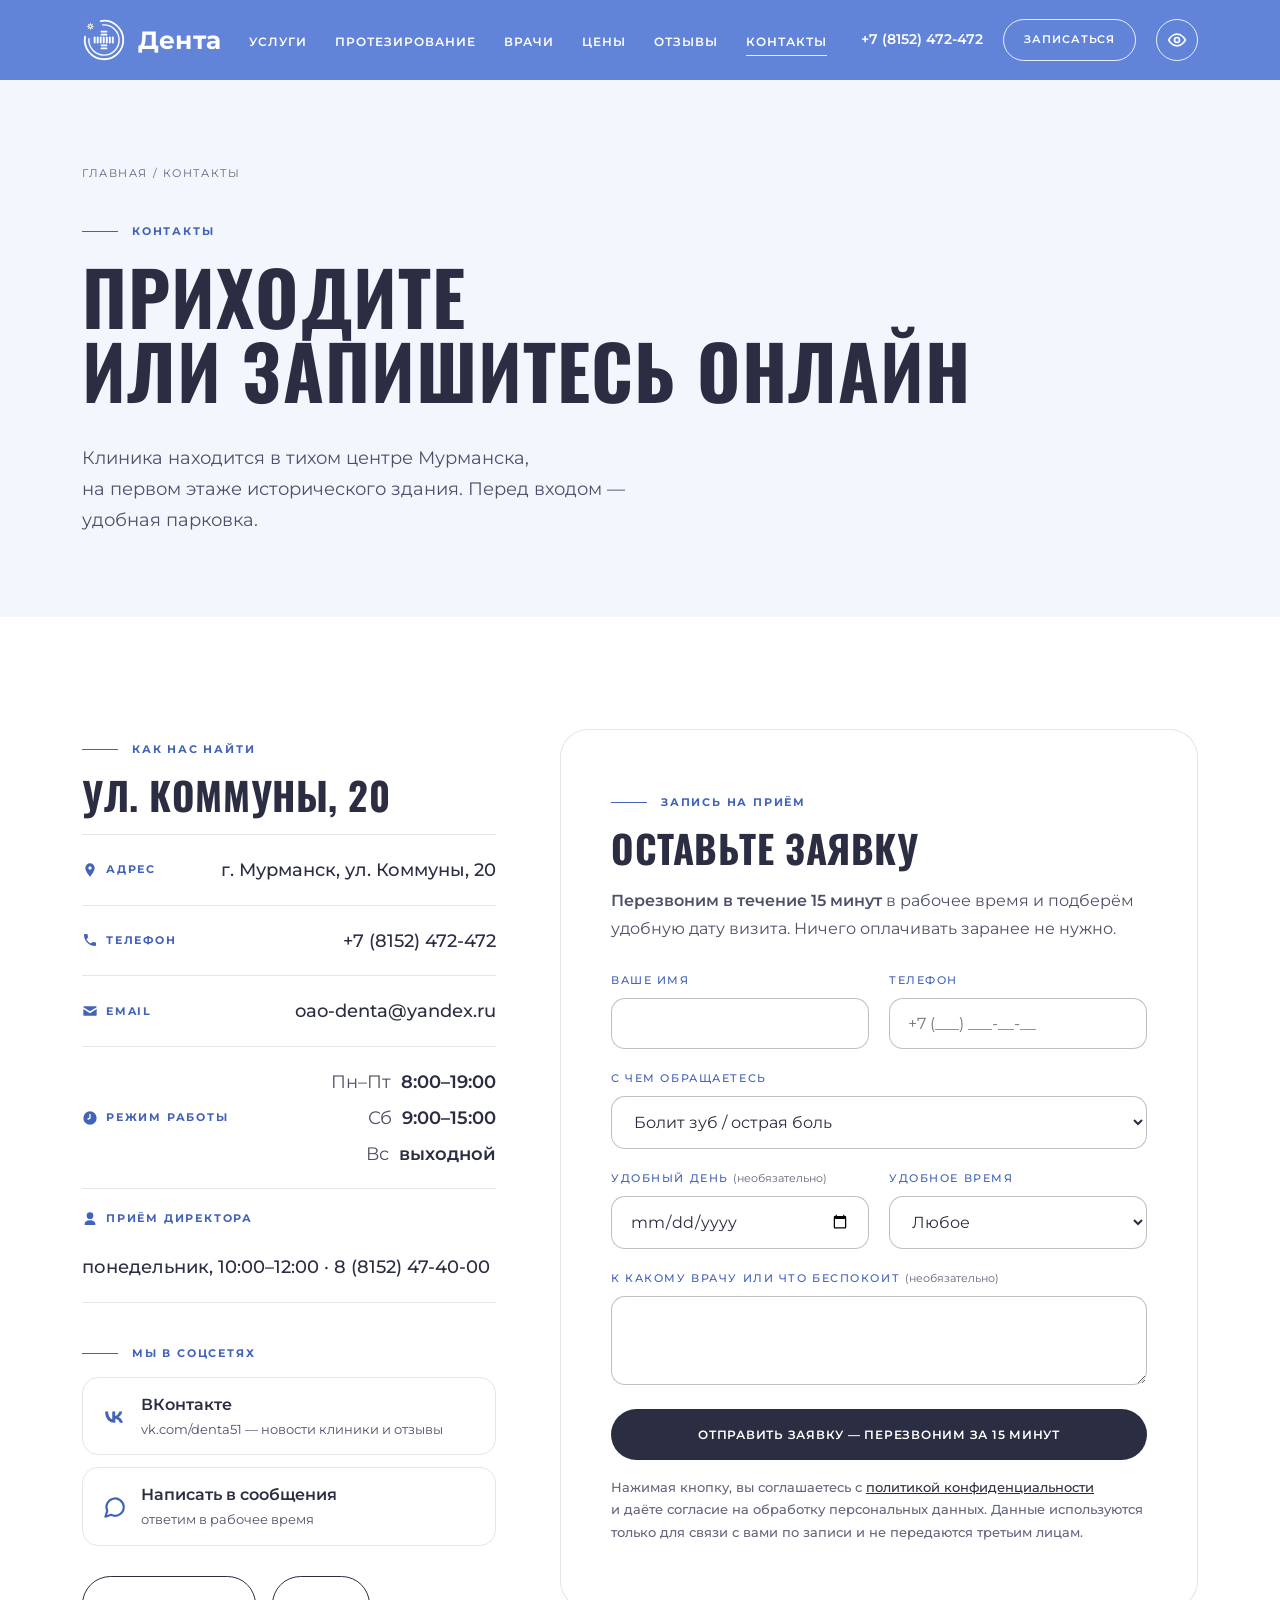
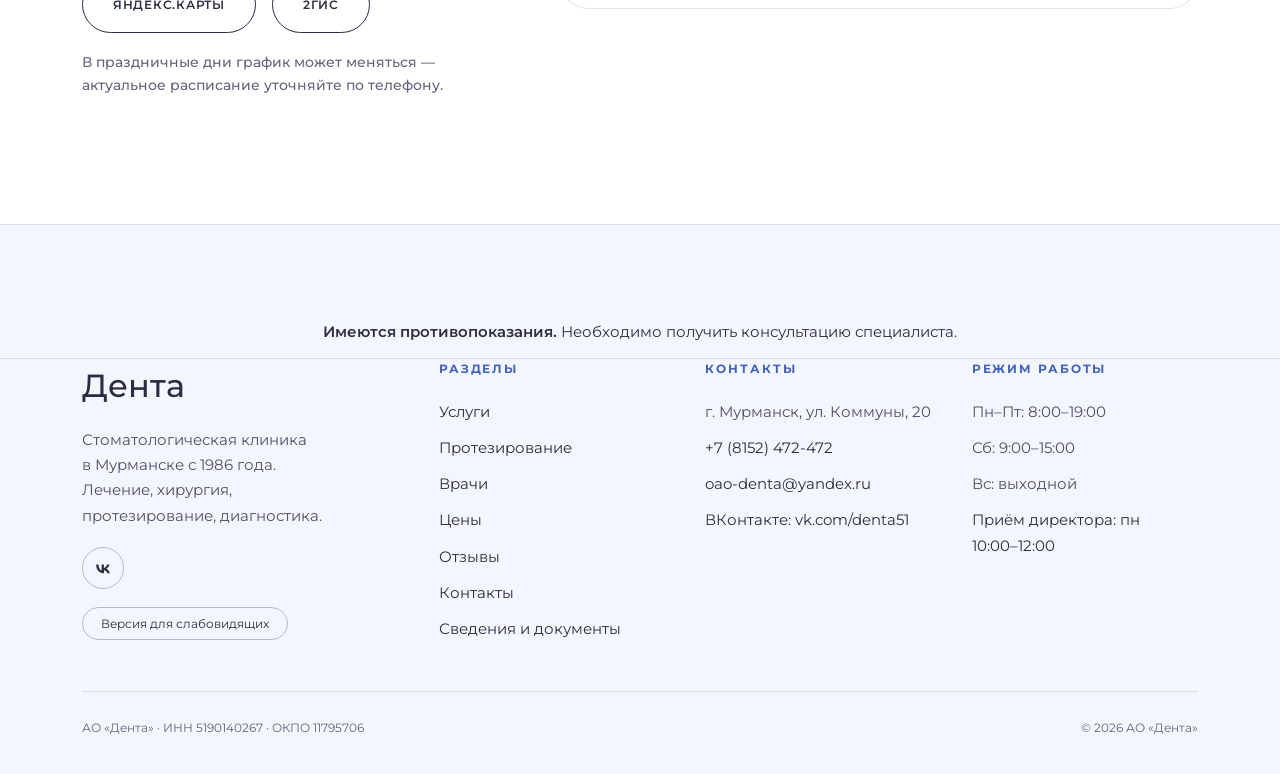
<file: kontakty.html>
<!DOCTYPE html>
<html lang="ru">
<head>
<meta charset="UTF-8">
<meta name="viewport" content="width=device-width, initial-scale=1.0">
<title>Контакты и запись — Дента, стоматология в Мурманске</title>
<meta name="description" content="Контакты стоматологии «Дента»: Мурманск, ул. Коммуны, 20, тел. +7 (8152) 472-472. Запись на приём онлайн, режим работы, карта проезда.">
<link rel="icon" href="data:image/svg+xml,%3Csvg xmlns='http://www.w3.org/2000/svg' viewBox='0 0 64 64'%3E%3Ccircle cx='32' cy='32' r='32' fill='%236184D8'/%3E%3Cg fill='%23ffffff'%3E%3Crect x='26' y='14' width='12' height='36' rx='4'/%3E%3Crect x='14' y='26' width='36' height='12' rx='4'/%3E%3C/g%3E%3C/svg%3E">
<meta name="theme-color" content="#6184D8">
<link rel="canonical" href="https://dobermantrader.github.io/denta-site/kontakty.html">
<meta property="og:type" content="website">
<meta property="og:locale" content="ru_RU">
<meta property="og:site_name" content="Стоматология «Дента», Мурманск">
<meta property="og:title" content="Контакты и запись — Дента, стоматология в Мурманске">
<meta property="og:description" content="Контакты стоматологии «Дента»: Мурманск, ул. Коммуны, 20, тел. +7 (8152) 472-472. Запись на приём онлайн, режим работы, карта проезда.">
<meta property="og:url" content="https://dobermantrader.github.io/denta-site/kontakty.html">
<meta property="og:image" content="https://dobermantrader.github.io/denta-site/assets/img/doctors/pitaleva.jpg">
<meta name="twitter:card" content="summary_large_image">
<link rel="preload" href="assets/fonts/Montserrat-cyrillic-400.woff2" as="font" type="font/woff2" crossorigin>
<link rel="preload" href="assets/fonts/Oswald-cyrillic-500.woff2" as="font" type="font/woff2" crossorigin>
<link rel="stylesheet" href="assets/css/fonts.css?v=43">
<link rel="stylesheet" href="assets/css/style.css?v=43">
<script type="application/ld+json">
{"@context":"https://schema.org","@type":"Dentist","name":"Стоматология «Дента»","legalName":"АО «Дента»","url":"https://dobermantrader.github.io/denta-site/","image":"https://dobermantrader.github.io/denta-site/assets/img/doctors/pitaleva.jpg","telephone":"+7-8152-47-24-72","email":"oao-denta@yandex.ru","foundingDate":"1986","address":{"@type":"PostalAddress","streetAddress":"ул. Коммуны, 20","addressLocality":"Мурманск","postalCode":"183038","addressCountry":"RU"},"openingHoursSpecification":[{"@type":"OpeningHoursSpecification","dayOfWeek":["Monday","Tuesday","Wednesday","Thursday","Friday"],"opens":"08:00","closes":"19:00"},{"@type":"OpeningHoursSpecification","dayOfWeek":"Saturday","opens":"09:00","closes":"15:00"}],"sameAs":["https://vk.com/denta51"],"priceRange":"₽₽"}
</script>
</head>
<body>
<a class="skip-link" href="#main">Перейти к содержимому</a>

<header class="site-header">
  <div class="container">
    <a class="brand" href="index.html">
      <svg class="brand__mark" viewBox="0 0 64 64" aria-hidden="true">
        <path d="M27.14 4.43 A28 28 0 1 1 4.43 27.14" fill="none" stroke="#33231f" stroke-width="2.6" stroke-linecap="round"/>
        <path d="M30.08 10.08 A22 22 0 1 1 10.08 30.08" fill="none" stroke="#836a2c" stroke-width="2" stroke-linecap="round"/>
        <g transform="translate(12.2 12.2)"><path d="M6,0 L2.31,.96 L4.24,4.24 L.96,2.31 L0,6 L-.96,2.31 L-4.24,4.24 L-2.31,.96 L-6,0 L-2.31,-.96 L-4.24,-4.24 L-.96,-2.31 L0,-6 L.96,-2.31 L4.24,-4.24 L2.31,-.96 Z" fill="#836a2c"/><circle r="1.5" fill="#fdfaf6"/></g>
        <g fill="#33231f"><rect x="17" y="27" width="2.8" height="10" rx="1.4"/><rect x="21.4" y="27" width="2.8" height="10" rx="1.4"/><rect x="25.8" y="27" width="2.8" height="10" rx="1.4"/><rect x="30.2" y="27" width="2.8" height="10" rx="1.4"/><rect x="34.6" y="27" width="2.8" height="10" rx="1.4"/><rect x="39" y="27" width="2.8" height="10" rx="1.4"/><rect x="43.4" y="27" width="2.8" height="10" rx="1.4"/><rect x="27" y="18.4" width="10" height="2.8" rx="1.4"/><rect x="27" y="22.8" width="10" height="2.8" rx="1.4"/><rect x="27" y="38.4" width="10" height="2.8" rx="1.4"/><rect x="27" y="42.8" width="10" height="2.8" rx="1.4"/></g>
      </svg>
      <span class="brand__text"><strong>Дента</strong><span>Мурманск · с 1986 года</span></span>
    </a>
    <nav class="main-nav" aria-label="Основная навигация">
      <ul class="main-nav__links">
        <li><a href="uslugi.html">Услуги</a></li>
        <li><a href="protezirovanie.html">Протезирование</a></li>
        <li><a href="vrachi.html">Врачи</a></li>
        <li><a href="tseny.html">Цены</a></li>
        <li><a href="otzyvy.html">Отзывы</a></li>
        <li><a href="kontakty.html" aria-current="page">Контакты</a></li>
      </ul>
      <div class="header-contacts">
        <a class="header-phone" href="tel:+78152472472">+7 (8152) 472-472</a>
        <a class="header-call" href="tel:+78152472472" aria-label="Позвонить +7 (8152) 472-472"><svg viewBox="0 0 24 24" aria-hidden="true"><path d="M6.6 10.8a15.1 15.1 0 0 0 6.6 6.6l2.2-2.2a1 1 0 0 1 1-.25c1.1.37 2.3.57 3.6.57a1 1 0 0 1 1 1V20a1 1 0 0 1-1 1A17 17 0 0 1 3 4a1 1 0 0 1 1-1h3.5a1 1 0 0 1 1 1c0 1.25.2 2.45.57 3.57a1 1 0 0 1-.25 1L6.6 10.8z"/></svg></a>
        <a class="btn btn--gold btn--sm" href="#zapis">Записаться</a>
        <button class="nav-toggle" aria-label="Открыть меню" aria-expanded="false">
          <span></span><span></span><span></span>
        </button>
      </div>
    </nav>
  </div>
</header>

<main id="main">

  <section class="page-hero">
    <div class="container">
      <p class="breadcrumb"><a href="index.html">Главная</a> / Контакты</p>
      <p class="eyebrow">Контакты</p>
      <h1>Приходите или запишитесь онлайн</h1>
      <p class="lede">Клиника находится в тихом центре Мурманска, на первом этаже исторического здания. Перед входом — удобная парковка.</p>
    </div>
  </section>

  <section class="section section--white">
    <div class="container">
      <div class="contact-grid">

        <div>
          <p class="eyebrow">Как нас найти</p>
          <h2 style="font-size:clamp(1.8rem,3vw,2.5rem);">Ул. Коммуны, 20</h2>
          <ul class="contact-list">
            <li><span class="k"><svg viewBox="0 0 24 24" aria-hidden="true"><path d="M12 2a7 7 0 0 0-7 7c0 5.25 7 13 7 13s7-7.75 7-13a7 7 0 0 0-7-7zm0 9.5A2.5 2.5 0 1 1 12 6.5a2.5 2.5 0 0 1 0 5z"/></svg>Адрес</span><span class="v">г. Мурманск, ул. Коммуны, 20</span></li>
            <li><span class="k"><svg viewBox="0 0 24 24" aria-hidden="true"><path d="M6.6 10.8a15.1 15.1 0 0 0 6.6 6.6l2.2-2.2a1 1 0 0 1 1-.25c1.1.37 2.3.57 3.6.57a1 1 0 0 1 1 1V20a1 1 0 0 1-1 1A17 17 0 0 1 3 4a1 1 0 0 1 1-1h3.5a1 1 0 0 1 1 1c0 1.25.2 2.45.57 3.57a1 1 0 0 1-.25 1L6.6 10.8z"/></svg>Телефон</span><span class="v"><a href="tel:+78152472472">+7 (8152) 472-472</a></span></li>
            <li><span class="k"><svg viewBox="0 0 24 24" aria-hidden="true"><path d="M3 5h18a1 1 0 0 1 1 1v.4l-10 6.1L2 6.4V6a1 1 0 0 1 1-1zm-1 4.1 10 6.1 10-6.1V18a1 1 0 0 1-1 1H3a1 1 0 0 1-1-1V9.1z"/></svg>Email</span><span class="v"><a href="mailto:oao-denta@yandex.ru">oao-denta@yandex.ru</a></span></li>
            <li class="hours"><span class="k"><svg viewBox="0 0 24 24" aria-hidden="true"><path d="M12 2a10 10 0 1 0 0 20 10 10 0 0 0 0-20zm.9 10.6-4 2.3-1-1.7 3.1-1.8V6h2v6.6z"/></svg>Режим работы</span><span class="v"><span>Пн–Пт <b>8:00–19:00</b></span><span>Сб <b>9:00–15:00</b></span><span>Вс <b>выходной</b></span></span></li>
            <li><span class="k"><svg viewBox="0 0 24 24" aria-hidden="true"><path d="M12 12a5 5 0 1 0 0-10 5 5 0 0 0 0 10zm0 2c-4.4 0-8 2.2-8 5v2h16v-2c0-2.8-3.6-5-8-5z"/></svg>Приём директора</span><span class="v">понедельник, 10:00–12:00 · <a href="tel:+78152474000">8 (8152) 47-40-00</a></span></li>
          </ul>
          <div class="socials">
            <p class="eyebrow">Мы в соцсетях</p>
            <div class="socials__row">
              <a class="social" href="https://vk.com/denta51" target="_blank" rel="noopener">
                <svg viewBox="0 0 24 24" fill="currentColor" aria-hidden="true"><path d="M12.7 18.2c-5.6 0-8.8-3.9-8.9-10.3h2.8c.1 4.7 2.2 6.7 3.8 7.1V7.9h2.7v4.1c1.6-.2 3.3-2 3.9-4.1h2.6c-.4 2.5-2.2 4.3-3.5 5 1.3.6 3.4 2.2 4.2 5.3h-2.9c-.6-1.9-2.1-3.4-4.2-3.6v3.6h-.5z"/></svg>
                <span><b>ВКонтакте</b><small>vk.com/denta51 — новости клиники и отзывы</small></span>
              </a>
              <a class="social social--msg" href="https://vk.me/denta51" target="_blank" rel="noopener">
                <svg viewBox="0 0 24 24" fill="none" stroke="currentColor" stroke-width="2" stroke-linecap="round" stroke-linejoin="round" aria-hidden="true"><path d="M21 12a8 8 0 0 1-11.6 7.2L4 21l1.8-5.4A8 8 0 1 1 21 12z"/></svg>
                <span><b>Написать в сообщения</b><small>ответим в рабочее время</small></span>
              </a>
            </div>
          </div>
          <div class="hero__actions" style="margin-top:0;">
            <a class="btn btn--outline" href="https://yandex.ru/maps/?text=Мурманск%2C%20улица%20Коммуны%2C%2020" target="_blank" rel="noopener">Яндекс.Карты</a>
            <a class="btn btn--outline" href="https://2gis.ru/search/Мурманск%20улица%20Коммуны%2020" target="_blank" rel="noopener">2ГИС</a>
          </div>
          <p class="price-note">В праздничные дни график может меняться — актуальное расписание уточняйте по телефону.</p>
        </div>

        <div class="form-card" id="zapis">
          <p class="eyebrow">Запись на приём</p>
          <h2 style="font-size:clamp(1.8rem,3vw,2.5rem);">Оставьте заявку</h2>
          <p class="lede" style="margin-bottom:28px; font-size:1rem;"><b>Перезвоним в течение 15 минут</b> в рабочее время и подберём удобную дату визита. Ничего оплачивать заранее не нужно.</p>
          <form data-booking-form novalidate>
            <div class="form-grid">
              <div class="field">
                <label for="name">Ваше имя</label>
                <input type="text" id="name" name="name" required autocomplete="name" aria-invalid="false">
                <span class="field-error" data-error-for="name">Пожалуйста, укажите имя</span>
              </div>
              <div class="field">
                <label for="phone">Телефон</label>
                <input type="tel" id="phone" name="phone" required autocomplete="tel" placeholder="+7 (___) ___-__-__" aria-invalid="false">
                <span class="field-error" data-error-for="phone">Укажите номер телефона</span>
              </div>
              <div class="field field--full">
                <label for="service">С чем обращаетесь</label>
                <select id="service" name="service">
                  <option>Болит зуб / острая боль</option>
                  <option>Лечение кариеса</option>
                  <option>Удаление зуба</option>
                  <option>Протезирование / коронки</option>
                  <option>Имплантация</option>
                  <option>Снимок / диагностика</option>
                  <option>Профилактика, чистка</option>
                  <option>Пока не знаю — нужна консультация</option>
                </select>
              </div>
              <div class="field">
                <label for="kDate">Удобный день <span class="opt">(необязательно)</span></label>
                <input type="date" id="kDate" name="date" data-date-min="today">
              </div>
              <div class="field">
                <label for="kTime">Удобное время</label>
                <select id="kTime" name="time">
                  <option>Любое</option>
                  <option>Утро, 8:00–11:00</option>
                  <option>День, 11:00–15:00</option>
                  <option>Вечер, 15:00–19:00</option>
                  <option>Суббота, 9:00–15:00</option>
                </select>
              </div>
              <div class="field field--full">
                <label for="comment">К какому врачу или что беспокоит <span class="opt">(необязательно)</span></label>
                <textarea id="comment" name="comment" rows="3"></textarea>
              </div>
            </div>
            <button class="btn btn--primary btn--block" type="submit" style="margin-top:24px;">Отправить заявку — перезвоним за 15 минут</button>
            <p class="form-note">Нажимая кнопку, вы соглашаетесь с <a href="assets/docs/politika-konfidencialnosti.pdf" target="_blank" rel="noopener">политикой конфиденциальности</a> и даёте согласие на обработку персональных данных. Данные используются только для связи с вами по записи и не передаются третьим лицам.</p>
          </form>
          <div class="form-success" role="status"><b>Заявка отправлена.</b> Перезвоним в течение 15 минут в рабочее время. Или позвоните нам: <a href="tel:+78152472472">+7 (8152) 472-472</a>.</div>
        </div>

      </div>
    </div>
  </section>

</main>


<footer class="site-footer">
  <div class="legal-strip"><div class="container"><p><b>Имеются противопоказания.</b> Необходимо получить консультацию специалиста.</p></div></div>
  <div class="container">
    <div class="footer-grid">
      <div>
        <p class="footer-brand">Дента</p>
        <p>Стоматологическая клиника в Мурманске с 1986 года. Лечение, хирургия, протезирование, диагностика.</p>
        <div class="social-links">
          <a href="https://vk.com/denta51" target="_blank" rel="noopener" aria-label="Дента ВКонтакте">
            <svg width="20" height="20" viewBox="0 0 24 24" fill="currentColor" aria-hidden="true"><path d="M12.7 18.2c-5.6 0-8.8-3.9-8.9-10.3h2.8c.1 4.7 2.2 6.7 3.8 7.1V7.9h2.7v4.1c1.6-.2 3.3-2 3.9-4.1h2.6c-.4 2.5-2.2 4.3-3.5 5 1.3.6 3.4 2.2 4.2 5.3h-2.9c-.6-1.9-2.1-3.4-4.2-3.6v3.6h-.5z"/></svg>
          </a>
        </div>
        <button type="button" class="a11y-link" data-a11y-toggle aria-pressed="false" style="margin-top:18px;">Версия для слабовидящих</button>
      </div>
      <div>
        <h4>Разделы</h4>
        <ul>
          <li><a href="uslugi.html">Услуги</a></li>
        <li><a href="protezirovanie.html">Протезирование</a></li>
          <li><a href="vrachi.html">Врачи</a></li>
          <li><a href="tseny.html">Цены</a></li>
          <li><a href="otzyvy.html">Отзывы</a></li>
          <li><a href="kontakty.html">Контакты</a></li>
          <li><a href="svedeniya.html">Сведения и документы</a></li>
        </ul>
      </div>
      <div>
        <h4>Контакты</h4>
        <ul>
          <li>г. Мурманск, ул. Коммуны, 20</li>
          <li><a href="tel:+78152472472">+7 (8152) 472-472</a></li>
          <li><a href="mailto:oao-denta@yandex.ru">oao-denta@yandex.ru</a></li>
          <li><a href="https://vk.com/denta51" target="_blank" rel="noopener">ВКонтакте: vk.com/denta51</a></li>
        </ul>
      </div>
      <div>
        <h4>Режим работы</h4>
        <ul>
          <li>Пн–Пт: 8:00–19:00</li>
          <li>Сб: 9:00–15:00</li>
          <li>Вс: выходной</li>
          <li><a href="svedeniya.html#priem">Приём директора: пн 10:00–12:00</a></li>
        </ul>
      </div>
    </div>
    <div class="footer-bottom">
      <span>АО «Дента» · ИНН 5190140267 · ОКПО 11795706</span>
      <span>© 2026 АО «Дента»</span>
    </div>
  </div>
</footer>

<script src="assets/js/main.js?v=43"></script>
<script src="assets/js/content.js?v=1" defer></script>
</body>
</html>
</file>
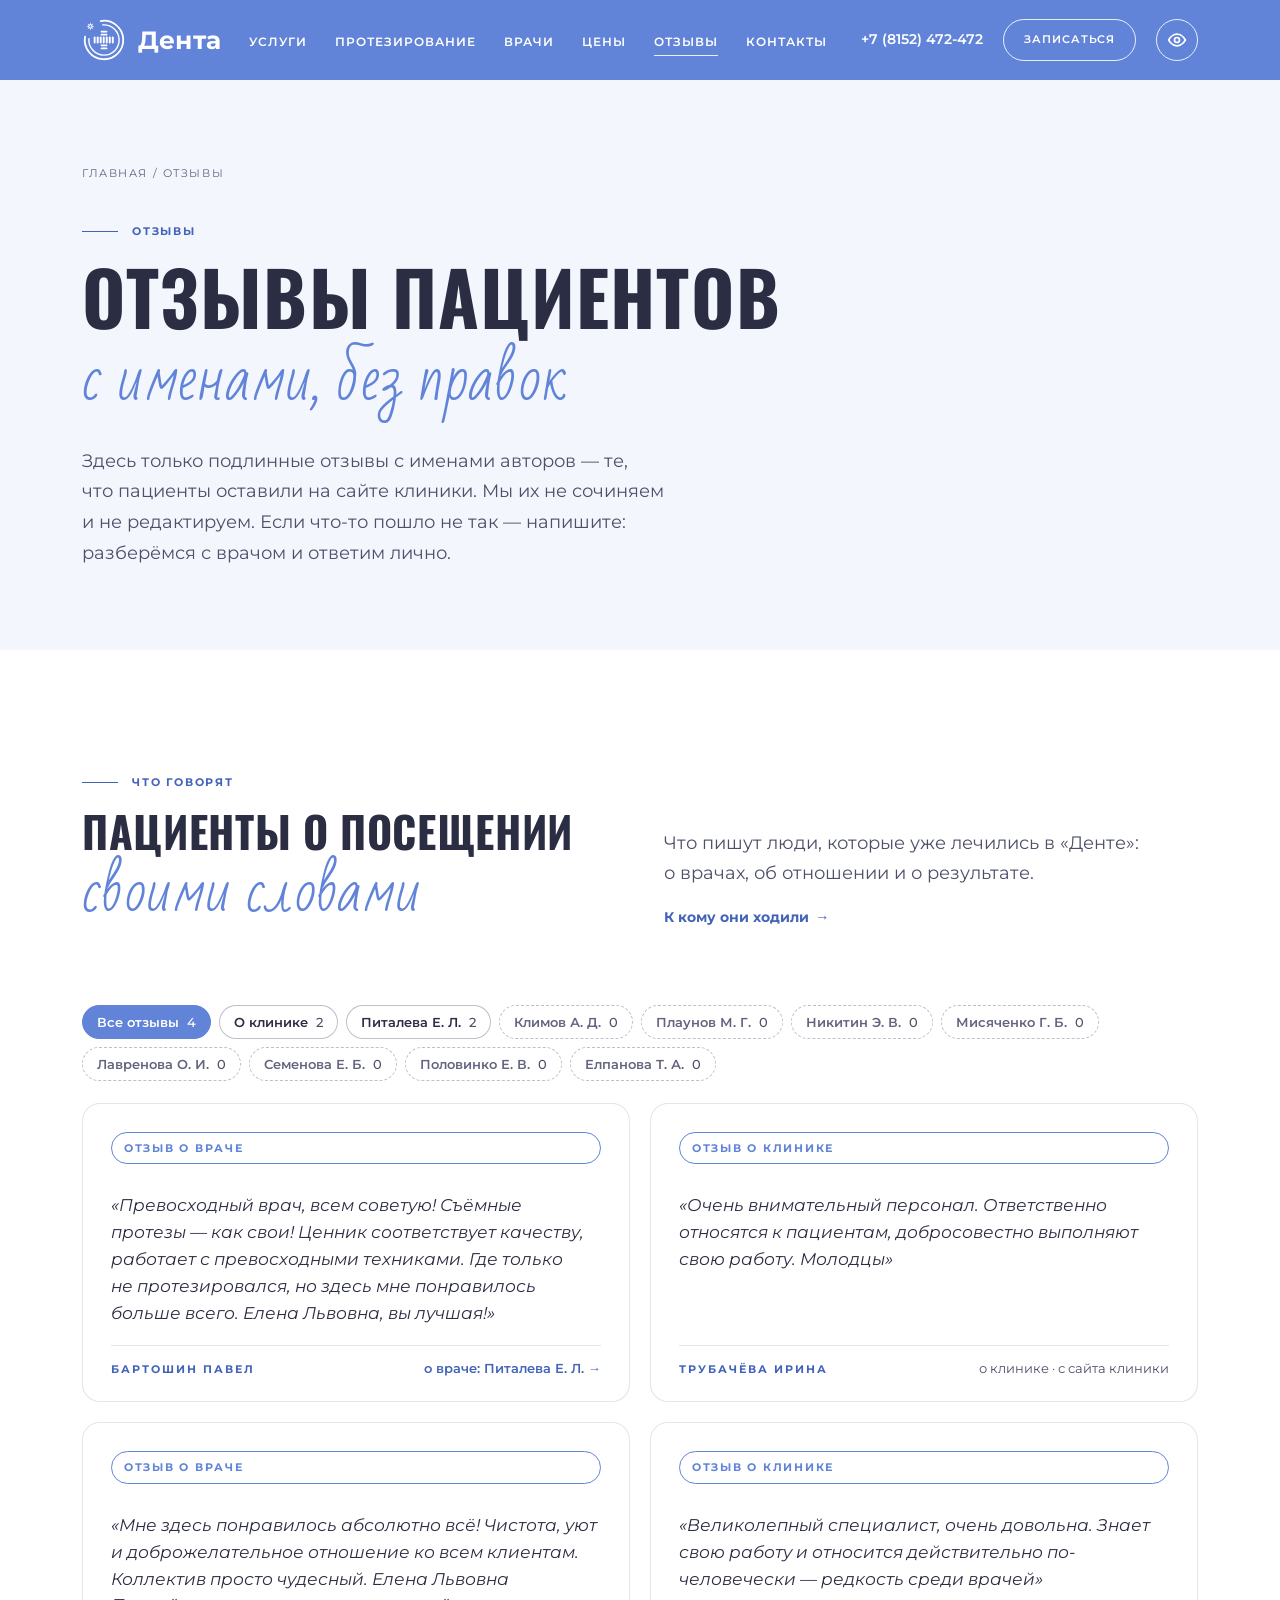
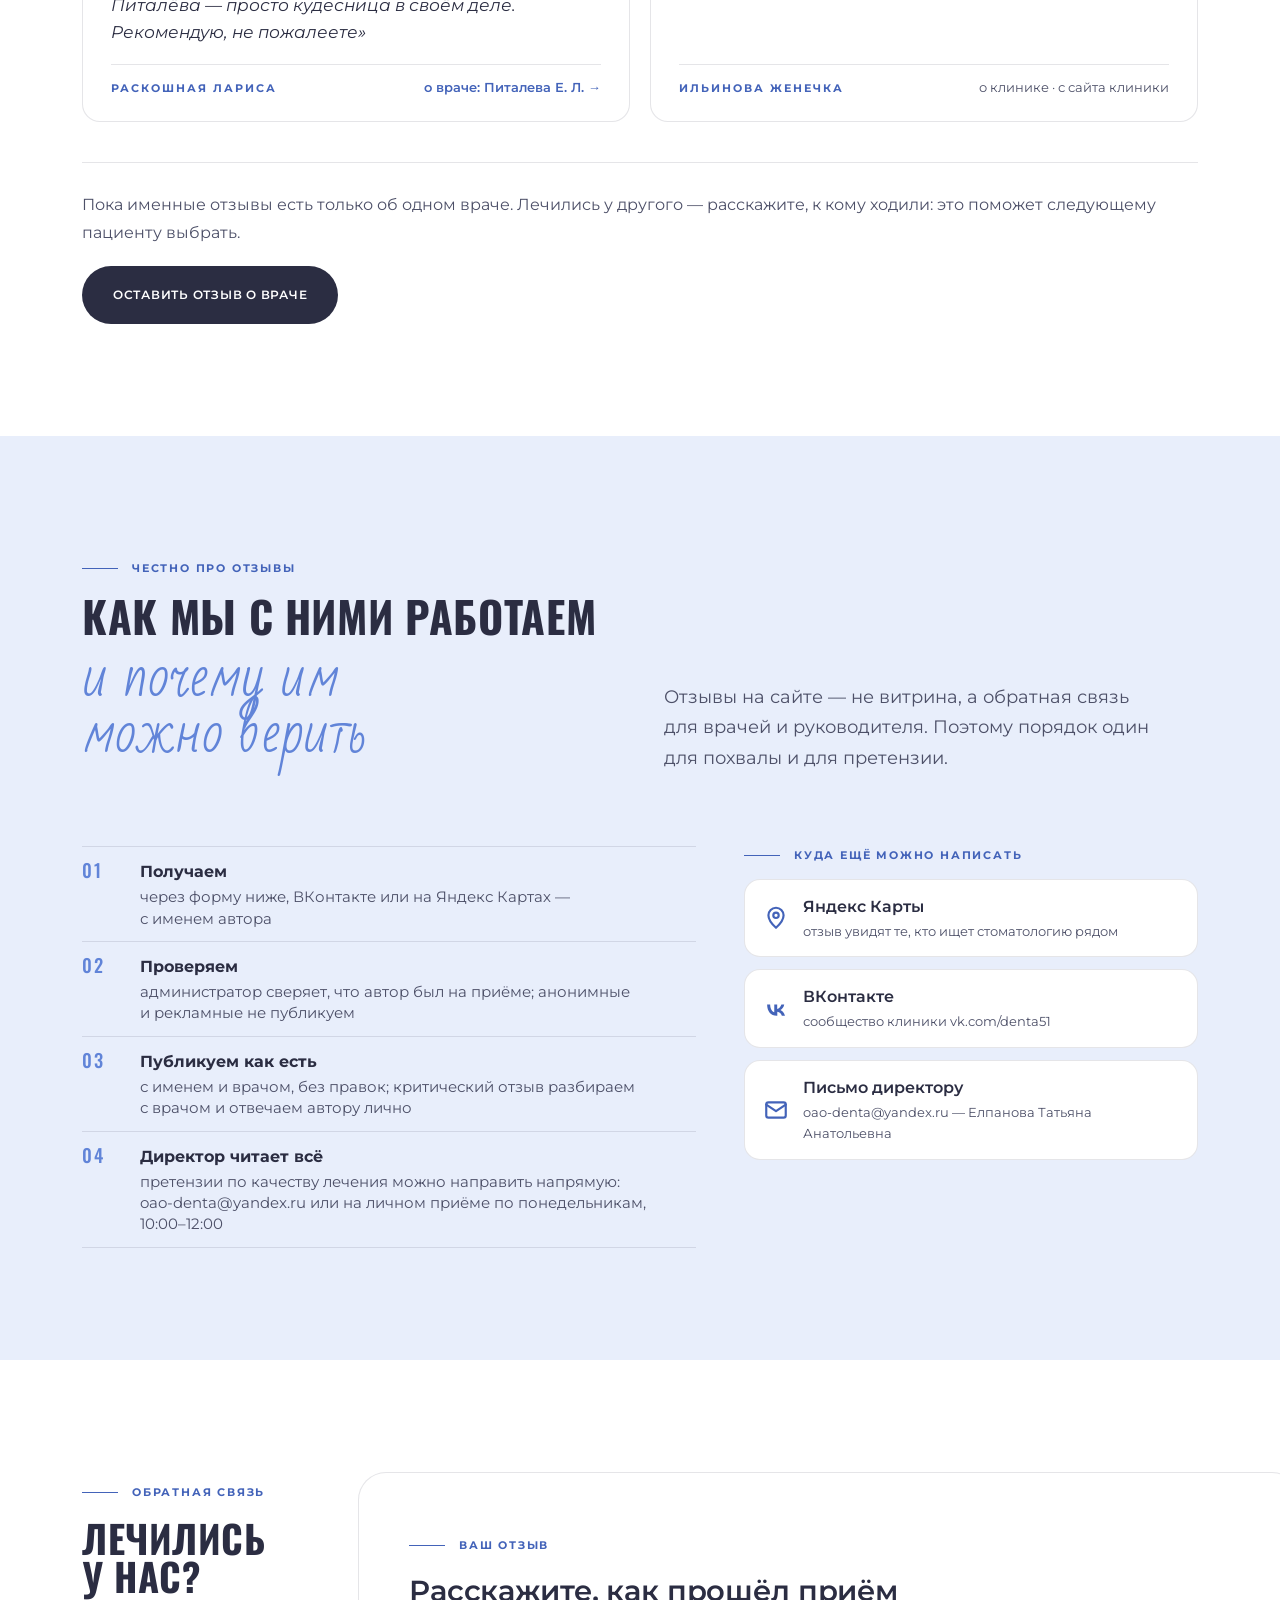
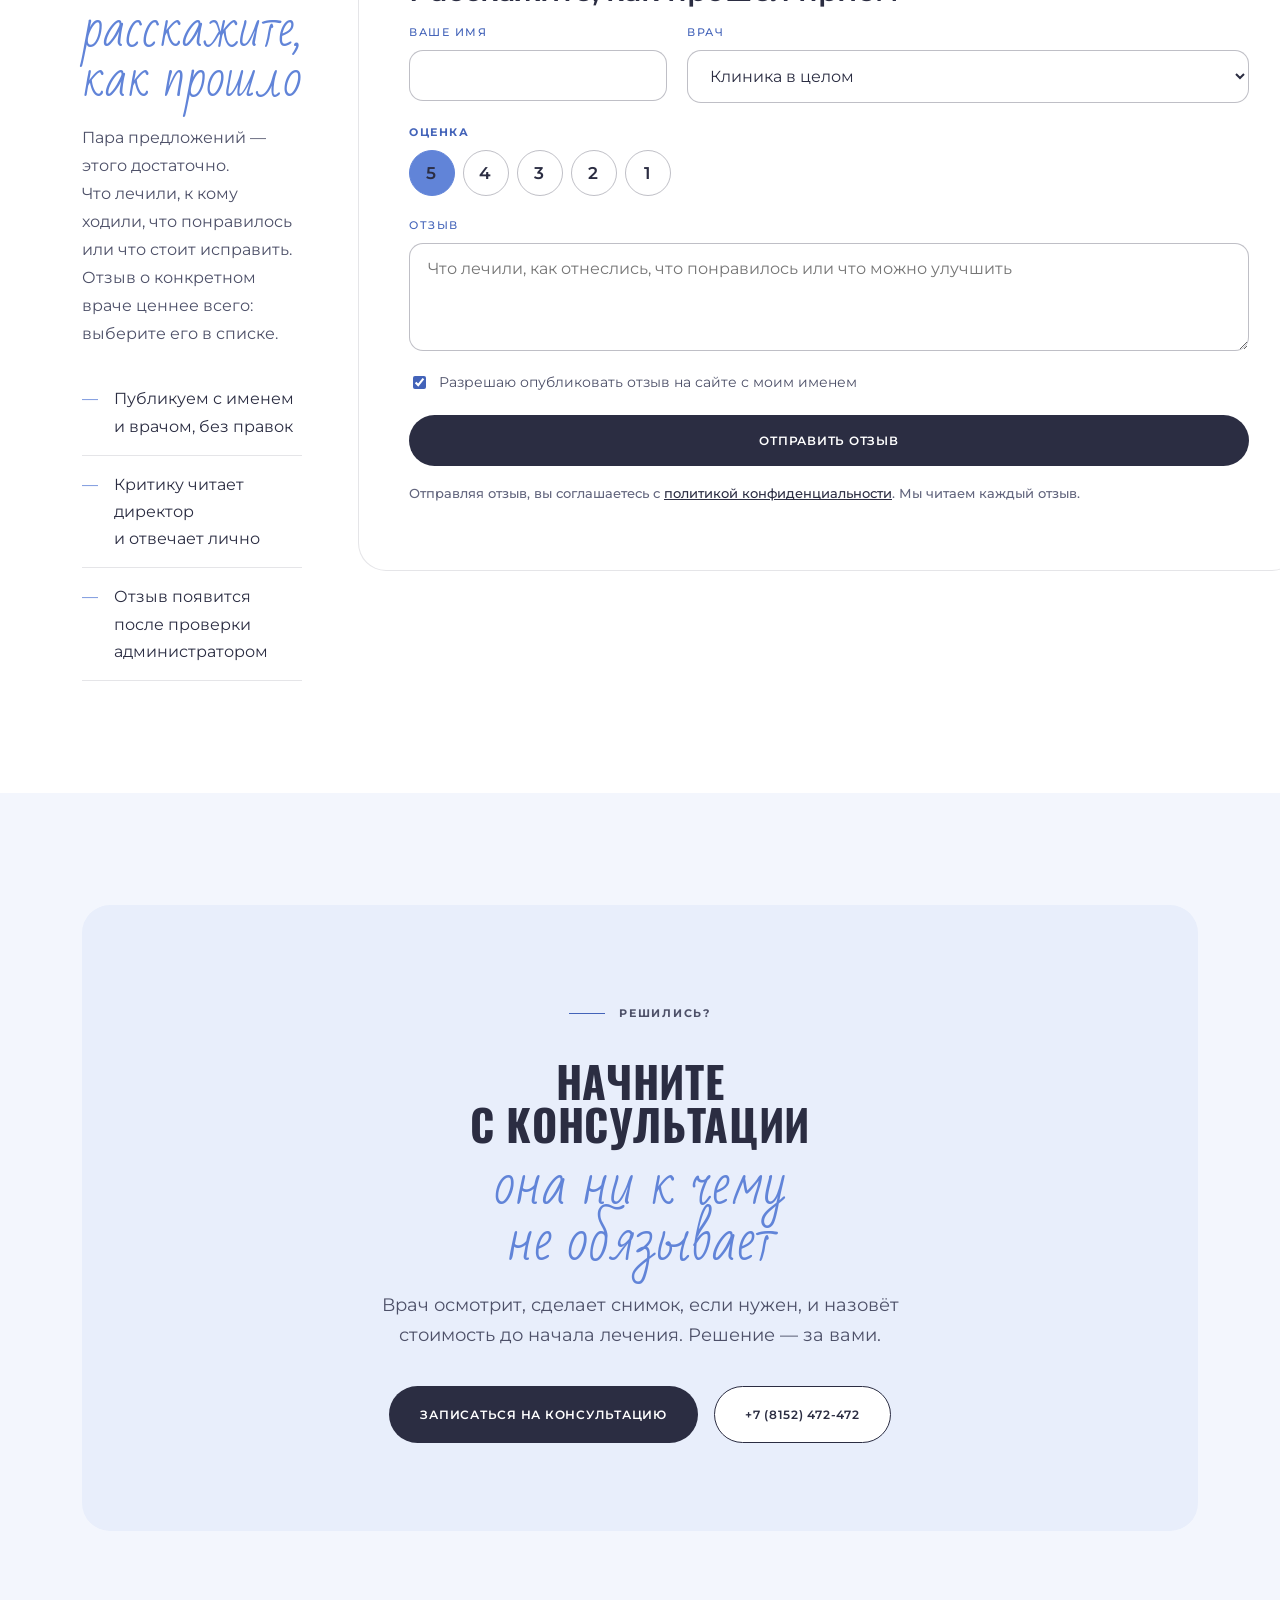
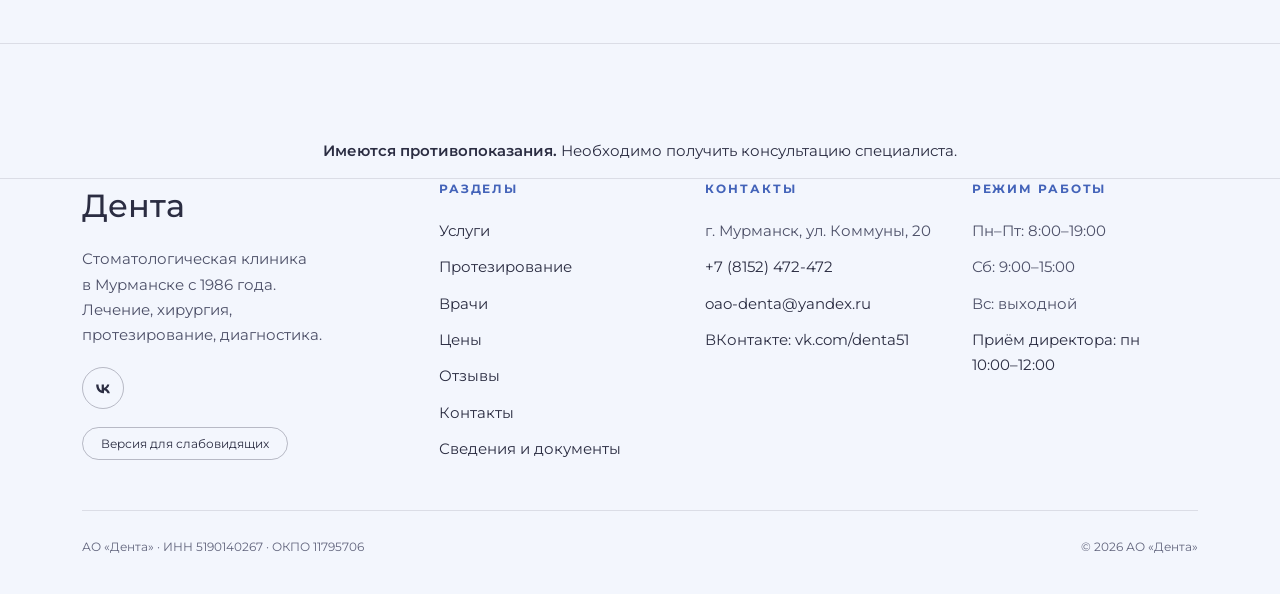
<file: otzyvy.html>
<!DOCTYPE html>
<html lang="ru">
<head>
<meta charset="UTF-8">
<meta name="viewport" content="width=device-width, initial-scale=1.0">
<title>Отзывы — Дента, стоматология в Мурманске</title>
<meta name="description" content="Отзывы пациентов стоматологии «Дента» в Мурманске о врачах и лечении. Оставьте свой отзыв — публикуем с именем и врачом.">
<link rel="icon" href="data:image/svg+xml,%3Csvg xmlns='http://www.w3.org/2000/svg' viewBox='0 0 64 64'%3E%3Ccircle cx='32' cy='32' r='32' fill='%236184D8'/%3E%3Cg fill='%23ffffff'%3E%3Crect x='26' y='14' width='12' height='36' rx='4'/%3E%3Crect x='14' y='26' width='36' height='12' rx='4'/%3E%3C/g%3E%3C/svg%3E">
<meta name="theme-color" content="#6184D8">
<link rel="canonical" href="https://dobermantrader.github.io/denta-site/otzyvy.html">
<meta property="og:type" content="website">
<meta property="og:locale" content="ru_RU">
<meta property="og:site_name" content="Стоматология «Дента», Мурманск">
<meta property="og:title" content="Отзывы — Дента, стоматология в Мурманске">
<meta property="og:description" content="Отзывы пациентов стоматологии «Дента» в Мурманске о врачах и лечении. Оставьте свой отзыв — публикуем с именем и врачом.">
<meta property="og:url" content="https://dobermantrader.github.io/denta-site/otzyvy.html">
<meta property="og:image" content="https://dobermantrader.github.io/denta-site/assets/img/doctors/pitaleva.jpg">
<meta name="twitter:card" content="summary_large_image">
<link rel="preload" href="assets/fonts/Montserrat-cyrillic-400.woff2" as="font" type="font/woff2" crossorigin>
<link rel="preload" href="assets/fonts/Oswald-cyrillic-500.woff2" as="font" type="font/woff2" crossorigin>
<link rel="stylesheet" href="assets/css/fonts.css?v=43">
<link rel="stylesheet" href="assets/css/style.css?v=43">
<script type="application/ld+json">
{"@context":"https://schema.org","@type":"Dentist","name":"Стоматология «Дента»","legalName":"АО «Дента»","url":"https://dobermantrader.github.io/denta-site/","image":"https://dobermantrader.github.io/denta-site/assets/img/doctors/pitaleva.jpg","telephone":"+7-8152-47-24-72","email":"oao-denta@yandex.ru","foundingDate":"1986","address":{"@type":"PostalAddress","streetAddress":"ул. Коммуны, 20","addressLocality":"Мурманск","postalCode":"183038","addressCountry":"RU"},"openingHoursSpecification":[{"@type":"OpeningHoursSpecification","dayOfWeek":["Monday","Tuesday","Wednesday","Thursday","Friday"],"opens":"08:00","closes":"19:00"},{"@type":"OpeningHoursSpecification","dayOfWeek":"Saturday","opens":"09:00","closes":"15:00"}],"sameAs":["https://vk.com/denta51"],"priceRange":"₽₽"}
</script>
</head>
<body>
<a class="skip-link" href="#main">Перейти к содержимому</a>

<header class="site-header">
  <div class="container">
    <a class="brand" href="index.html">
      <svg class="brand__mark" viewBox="0 0 64 64" aria-hidden="true">
        <path d="M27.14 4.43 A28 28 0 1 1 4.43 27.14" fill="none" stroke="#33231f" stroke-width="2.6" stroke-linecap="round"/>
        <path d="M30.08 10.08 A22 22 0 1 1 10.08 30.08" fill="none" stroke="#836a2c" stroke-width="2" stroke-linecap="round"/>
        <g transform="translate(12.2 12.2)"><path d="M6,0 L2.31,.96 L4.24,4.24 L.96,2.31 L0,6 L-.96,2.31 L-4.24,4.24 L-2.31,.96 L-6,0 L-2.31,-.96 L-4.24,-4.24 L-.96,-2.31 L0,-6 L.96,-2.31 L4.24,-4.24 L2.31,-.96 Z" fill="#836a2c"/><circle r="1.5" fill="#fdfaf6"/></g>
        <g fill="#33231f"><rect x="17" y="27" width="2.8" height="10" rx="1.4"/><rect x="21.4" y="27" width="2.8" height="10" rx="1.4"/><rect x="25.8" y="27" width="2.8" height="10" rx="1.4"/><rect x="30.2" y="27" width="2.8" height="10" rx="1.4"/><rect x="34.6" y="27" width="2.8" height="10" rx="1.4"/><rect x="39" y="27" width="2.8" height="10" rx="1.4"/><rect x="43.4" y="27" width="2.8" height="10" rx="1.4"/><rect x="27" y="18.4" width="10" height="2.8" rx="1.4"/><rect x="27" y="22.8" width="10" height="2.8" rx="1.4"/><rect x="27" y="38.4" width="10" height="2.8" rx="1.4"/><rect x="27" y="42.8" width="10" height="2.8" rx="1.4"/></g>
      </svg>
      <span class="brand__text"><strong>Дента</strong><span>Мурманск · с 1986 года</span></span>
    </a>
    <nav class="main-nav" aria-label="Основная навигация">
      <ul class="main-nav__links">
        <li><a href="uslugi.html">Услуги</a></li>
        <li><a href="protezirovanie.html">Протезирование</a></li>
        <li><a href="vrachi.html">Врачи</a></li>
        <li><a href="tseny.html">Цены</a></li>
        <li><a href="otzyvy.html" aria-current="page">Отзывы</a></li>
        <li><a href="kontakty.html">Контакты</a></li>
      </ul>
      <div class="header-contacts">
        <a class="header-phone" href="tel:+78152472472">+7 (8152) 472-472</a>
        <a class="header-call" href="tel:+78152472472" aria-label="Позвонить +7 (8152) 472-472"><svg viewBox="0 0 24 24" aria-hidden="true"><path d="M6.6 10.8a15.1 15.1 0 0 0 6.6 6.6l2.2-2.2a1 1 0 0 1 1-.25c1.1.37 2.3.57 3.6.57a1 1 0 0 1 1 1V20a1 1 0 0 1-1 1A17 17 0 0 1 3 4a1 1 0 0 1 1-1h3.5a1 1 0 0 1 1 1c0 1.25.2 2.45.57 3.57a1 1 0 0 1-.25 1L6.6 10.8z"/></svg></a>
        <a class="btn btn--gold btn--sm" href="kontakty.html#zapis">Записаться</a>
        <button class="nav-toggle" aria-label="Открыть меню" aria-expanded="false">
          <span></span><span></span><span></span>
        </button>
      </div>
    </nav>
  </div>
</header>

<main id="main">

  <section class="page-hero">
    <div class="container">
      <p class="breadcrumb"><a href="index.html">Главная</a> / Отзывы</p>
      <p class="eyebrow">Отзывы</p>
      <h1>Отзывы пациентов <em>с именами, без правок</em></h1>
      <p class="lede">Здесь только подлинные отзывы с именами авторов — те, что пациенты оставили на сайте клиники. Мы их не сочиняем и не редактируем. Если что-то пошло не так — напишите: разберёмся с врачом и ответим лично.</p>
    </div>
  </section>

  <section class="section section--white" id="otzyvy-list">
    <div class="container">
      <div class="section-head">
        <div>
          <p class="eyebrow">Что говорят</p>
          <h2>Пациенты о посещении <em>своими словами</em></h2>
        </div>
        <div><p class="lede">Что пишут люди, которые уже лечились в «Денте»: о врачах, об отношении и о результате.</p><a class="section-link" href="vrachi.html">К кому они ходили <span aria-hidden="true">→</span></a></div>
      </div>
      <div class="review-filter" data-review-filter role="group" aria-label="Показать отзывы о враче">
        <button type="button" class="chip" data-key="all" data-name="" aria-pressed="false">Все отзывы <span>4</span></button>
        <button type="button" class="chip" data-key="clinic" data-name="Клиника в целом" aria-pressed="false">О клинике <span>2</span></button>
        <button type="button" class="chip" data-key="pitaleva" data-name="Питалева Елена Львовна" aria-pressed="false">Питалева Е. Л. <span>2</span></button>
        <button type="button" class="chip is-empty" data-key="klimov" data-name="Климов Александр Дмитриевич" aria-pressed="false">Климов А. Д. <span>0</span></button>
        <button type="button" class="chip is-empty" data-key="plaunov" data-name="Плаунов Михаил Григорьевич" aria-pressed="false">Плаунов М. Г. <span>0</span></button>
        <button type="button" class="chip is-empty" data-key="nikitin" data-name="Никитин Эдуард Витальевич" aria-pressed="false">Никитин Э. В. <span>0</span></button>
        <button type="button" class="chip is-empty" data-key="misyachenko" data-name="Мисяченко Галина Борисовна" aria-pressed="false">Мисяченко Г. Б. <span>0</span></button>
        <button type="button" class="chip is-empty" data-key="lavrenova" data-name="Лавренова Ольга Ивановна" aria-pressed="false">Лавренова О. И. <span>0</span></button>
        <button type="button" class="chip is-empty" data-key="semenova" data-name="Семенова Елена Борисовна" aria-pressed="false">Семенова Е. Б. <span>0</span></button>
        <button type="button" class="chip is-empty" data-key="polovinko" data-name="Половинко Елена Владимировна" aria-pressed="false">Половинко Е. В. <span>0</span></button>
        <button type="button" class="chip is-empty" data-key="elpanova" data-name="Елпанова Татьяна Анатольевна" aria-pressed="false">Елпанова Т. А. <span>0</span></button>
      </div>
      <div class="review-empty" data-review-empty hidden><p>Отзывов о враче <b data-name></b> пока нет. Лечились у него? Расскажите о приёме — это поможет следующему пациенту.</p><a class="btn btn--primary btn--sm" href="#otzyv">Оставить отзыв</a></div>
      <div class="reviews-grid reviews-grid--full">
        <article class="review-card review-card--full" data-doctor="clinic">
          <span class="fear-label">Отзыв о клинике</span>
          <p class="quote">«Великолепный специалист, очень довольна. Знает свою работу и относится действительно по-человечески — редкость среди врачей».</p>
          <div class="review-meta"><p class="author">Ильинова Женечка</p><span class="review-src">о клинике · с сайта клиники</span></div>
        </article>
        <article class="review-card review-card--full" data-doctor="pitaleva">
          <span class="fear-label">Отзыв о враче</span>
          <p class="quote">«Превосходный врач, всем советую! Съёмные протезы — как свои! Ценник соответствует качеству, работает с превосходными техниками. Где только не протезировался, но здесь мне понравилось больше всего. Елена Львовна, вы лучшая!»</p>
          <div class="review-meta"><p class="author">Бартошин Павел</p><a class="review-src" href="vrachi.html#pitaleva">о враче: Питалева Е. Л. →</a></div>
        </article>
        <article class="review-card review-card--full" data-doctor="pitaleva">
          <span class="fear-label">Отзыв о враче</span>
          <p class="quote">«Мне здесь понравилось абсолютно всё! Чистота, уют и доброжелательное отношение ко всем клиентам. Коллектив просто чудесный. Елена Львовна Питалёва — просто кудесница в своём деле. Рекомендую, не пожалеете».</p>
          <div class="review-meta"><p class="author">Лариса Раскошная</p><a class="review-src" href="vrachi.html#pitaleva">о враче: Питалева Е. Л. →</a></div>
        </article>
        <article class="review-card review-card--full" data-doctor="clinic">
          <span class="fear-label">Отзыв о клинике</span>
          <p class="quote">«Очень внимательный персонал. Ответственно относятся к пациентам, добросовестно выполняют свою работу. Молодцы».</p>
          <div class="review-meta"><p class="author">Трубачёва Ирина</p><span class="review-src">о клинике · с сайта клиники</span></div>
        </article>
      </div>
      <div class="section-cta">
        <p>Пока именные отзывы есть только об одном враче. Лечились у другого — расскажите, к кому ходили: это поможет следующему пациенту выбрать.</p>
        <a class="btn btn--primary" href="#otzyv">Оставить отзыв о враче</a>
      </div>
    </div>
  </section>

  <section class="section section--blush" id="kak-rabotaem">
    <div class="container">
      <div class="section-head">
        <div>
          <p class="eyebrow">Честно про отзывы</p>
          <h2>Как мы с ними работаем <em>и почему им можно верить</em></h2>
        </div>
        <p class="lede">Отзывы на сайте — не витрина, а обратная связь для врачей и руководителя. Поэтому порядок один для похвалы и для претензии.</p>
      </div>
      <div class="how-reviews">
        <ol class="steps steps--tight">
          <li><b>Получаем</b><span>через форму ниже, ВКонтакте или на Яндекс Картах — с именем автора</span></li>
          <li><b>Проверяем</b><span>администратор сверяет, что автор был на приёме; анонимные и рекламные не публикуем</span></li>
          <li><b>Публикуем как есть</b><span>с именем и врачом, без правок; критический отзыв разбираем с врачом и отвечаем автору лично</span></li>
          <li><b>Директор читает всё</b><span>претензии по качеству лечения можно направить напрямую: oao-denta@yandex.ru или на личном приёме по понедельникам, 10:00–12:00</span></li>
        </ol>
        <div class="how-reviews__aside">
          <p class="eyebrow">Куда ещё можно написать</p>
          <a class="social" href="https://yandex.ru/maps/org/denta/67281682634/reviews/" target="_blank" rel="noopener"><svg viewBox="0 0 24 24" fill="none" stroke="currentColor" stroke-width="2" stroke-linecap="round" stroke-linejoin="round" aria-hidden="true"><path d="M12 21s7-6.2 7-11.5A7 7 0 0 0 5 9.5C5 14.8 12 21 12 21z"/><circle cx="12" cy="9.5" r="2.5"/></svg><span><b>Яндекс Карты</b><small>отзыв увидят те, кто ищет стоматологию рядом</small></span></a>
          <a class="social" href="https://vk.com/denta51" target="_blank" rel="noopener"><svg viewBox="0 0 24 24" fill="currentColor" aria-hidden="true"><path d="M12.7 18.2c-5.6 0-8.8-3.9-8.9-10.3h2.8c.1 4.7 2.2 6.7 3.8 7.1V7.9h2.7v4.1c1.6-.2 3.3-2 3.9-4.1h2.6c-.4 2.5-2.2 4.3-3.5 5 1.3.6 3.4 2.2 4.2 5.3h-2.9c-.6-1.9-2.1-3.4-4.2-3.6v3.6h-.5z"/></svg><span><b>ВКонтакте</b><small>сообщество клиники vk.com/denta51</small></span></a>
          <a class="social" href="mailto:oao-denta@yandex.ru"><svg viewBox="0 0 24 24" fill="none" stroke="currentColor" stroke-width="2" stroke-linecap="round" stroke-linejoin="round" aria-hidden="true"><rect x="3" y="5" width="18" height="14" rx="2"/><path d="m3 7 9 6 9-6"/></svg><span><b>Письмо директору</b><small>oao-denta@yandex.ru — Елпанова Татьяна Анатольевна</small></span></a>
        </div>
      </div>
    </div>
  </section>

  <section class="section section--white">
    <div class="container">
      <div class="feedback-wrap" style="margin-top:0;padding-top:0;border-top:0;">
        <div>
          <p class="eyebrow">Обратная связь</p>
          <h2 style="font-size:clamp(1.8rem,3vw,2.5rem);">Лечились у нас? <em>расскажите, как прошло</em></h2>
          <p class="lede" style="font-size:1rem;">Пара предложений — этого достаточно. Что лечили, к кому ходили, что понравилось или что стоит исправить. Отзыв о конкретном враче ценнее всего: выберите его в списке.</p>
          <ul class="service-block__list" style="margin:22px 0 0;">
            <li>Публикуем с именем и врачом, без правок</li>
            <li>Критику читает директор и отвечает лично</li>
            <li>Отзыв появится после проверки администратором</li>
          </ul>
        </div>

      <div class="form-card feedback" id="otzyv">
        <p class="eyebrow">Ваш отзыв</p>
        <h3 style="font-size:1.8rem;">Расскажите, как прошёл приём</h3>
        <form id="fbForm" data-endpoint="review.php" data-mail-form data-subject="Отзыв с сайта «Дента»" novalidate>
          <div class="form-grid">
            <div class="field">
              <label for="fbName">Ваше имя</label>
              <input type="text" id="fbName" name="Имя" required autocomplete="name" aria-invalid="false" data-min="2">
              <span class="field-error">Укажите имя</span>
            </div>
            <div class="field">
              <label for="fbDoctor">Врач</label>
              <select id="fbDoctor" name="Врач"><option>Клиника в целом</option><option>Питалева Елена Львовна</option><option>Климов Александр Дмитриевич</option><option>Плаунов Михаил Григорьевич</option><option>Никитин Эдуард Витальевич</option><option>Мисяченко Галина Борисовна</option><option>Лавренова Ольга Ивановна</option><option>Семенова Елена Борисовна</option><option>Половинко Елена Владимировна</option><option>Елпанова Татьяна Анатольевна (директор, врач-стоматолог)</option></select>
            </div>
            <fieldset class="field field--full rating">
              <legend>Оценка</legend>
              <div class="rating__row" role="radiogroup" aria-label="Оценка от 1 до 5">
                <input type="radio" id="fbR5" name="Оценка" value="5 из 5" checked><label for="fbR5">5</label>
                <input type="radio" id="fbR4" name="Оценка" value="4 из 5"><label for="fbR4">4</label>
                <input type="radio" id="fbR3" name="Оценка" value="3 из 5"><label for="fbR3">3</label>
                <input type="radio" id="fbR2" name="Оценка" value="2 из 5"><label for="fbR2">2</label>
                <input type="radio" id="fbR1" name="Оценка" value="1 из 5"><label for="fbR1">1</label>
              </div>
            </fieldset>
            <div class="field field--full">
              <label for="fbText">Отзыв</label>
              <textarea id="fbText" name="Отзыв" rows="4" required aria-invalid="false" data-min="10" placeholder="Что лечили, как отнеслись, что понравилось или что можно улучшить"></textarea>
              <span class="field-error">Напишите хотя бы пару предложений</span>
            </div>
            <label class="check field--full"><input type="checkbox" id="fbConsent" name="Публикация" value="разрешаю публикацию на сайте" checked> Разрешаю опубликовать отзыв на сайте с моим именем</label>
          </div>
          <button class="btn btn--primary btn--block" type="submit" style="margin-top:20px;">Отправить отзыв</button>
          <p class="form-note">Отправляя отзыв, вы соглашаетесь с <a href="assets/docs/politika-konfidencialnosti.pdf" target="_blank" rel="noopener">политикой конфиденциальности</a>. Мы читаем каждый отзыв.</p>
        </form>
        <div class="form-success" role="status"><p style="margin:0 0 12px;"><b>Спасибо!</b> Отзыв получен и появится на сайте после проверки администратором.</p><p style="margin:0;">Если удобнее — напишите нам <a href="https://vk.me/denta51" target="_blank" rel="noopener">ВКонтакте</a>.</p></div>
      </div>
      </div>
    </div>
  </section>

  <section class="section section--soft">
    <div class="container">
      <div class="cta-band">
        <p class="eyebrow" style="justify-content:center;">Решились?</p>
        <h2>Начните с консультации <em>она ни к чему не обязывает</em></h2>
        <p>Врач осмотрит, сделает снимок, если нужен, и назовёт стоимость до начала лечения. Решение — за вами.</p>
        <div class="cta-band__actions">
          <a class="btn btn--primary" href="kontakty.html#zapis" data-service="Пока не знаю — нужна консультация">Записаться на консультацию</a>
          <a class="btn btn--outline" href="tel:+78152472472">+7 (8152) 472-472</a>
        </div>
      </div>
    </div>
  </section>

</main>


<footer class="site-footer">
  <div class="legal-strip"><div class="container"><p><b>Имеются противопоказания.</b> Необходимо получить консультацию специалиста.</p></div></div>
  <div class="container">
    <div class="footer-grid">
      <div>
        <p class="footer-brand">Дента</p>
        <p>Стоматологическая клиника в Мурманске с 1986 года. Лечение, хирургия, протезирование, диагностика.</p>
        <div class="social-links">
          <a href="https://vk.com/denta51" target="_blank" rel="noopener" aria-label="Дента ВКонтакте">
            <svg width="20" height="20" viewBox="0 0 24 24" fill="currentColor" aria-hidden="true"><path d="M12.7 18.2c-5.6 0-8.8-3.9-8.9-10.3h2.8c.1 4.7 2.2 6.7 3.8 7.1V7.9h2.7v4.1c1.6-.2 3.3-2 3.9-4.1h2.6c-.4 2.5-2.2 4.3-3.5 5 1.3.6 3.4 2.2 4.2 5.3h-2.9c-.6-1.9-2.1-3.4-4.2-3.6v3.6h-.5z"/></svg>
          </a>
        </div>
        <button type="button" class="a11y-link" data-a11y-toggle aria-pressed="false" style="margin-top:18px;">Версия для слабовидящих</button>
      </div>
      <div>
        <h4>Разделы</h4>
        <ul>
          <li><a href="uslugi.html">Услуги</a></li>
        <li><a href="protezirovanie.html">Протезирование</a></li>
          <li><a href="vrachi.html">Врачи</a></li>
          <li><a href="tseny.html">Цены</a></li>
          <li><a href="otzyvy.html">Отзывы</a></li>
          <li><a href="kontakty.html">Контакты</a></li>
          <li><a href="svedeniya.html">Сведения и документы</a></li>
        </ul>
      </div>
      <div>
        <h4>Контакты</h4>
        <ul>
          <li>г. Мурманск, ул. Коммуны, 20</li>
          <li><a href="tel:+78152472472">+7 (8152) 472-472</a></li>
          <li><a href="mailto:oao-denta@yandex.ru">oao-denta@yandex.ru</a></li>
          <li><a href="https://vk.com/denta51" target="_blank" rel="noopener">ВКонтакте: vk.com/denta51</a></li>
        </ul>
      </div>
      <div>
        <h4>Режим работы</h4>
        <ul>
          <li>Пн–Пт: 8:00–19:00</li>
          <li>Сб: 9:00–15:00</li>
          <li>Вс: выходной</li>
          <li><a href="svedeniya.html#priem">Приём директора: пн 10:00–12:00</a></li>
        </ul>
      </div>
    </div>
    <div class="footer-bottom">
      <span>АО «Дента» · ИНН 5190140267 · ОКПО 11795706</span>
      <span>© 2026 АО «Дента»</span>
    </div>
  </div>
</footer>

<script src="assets/js/main.js?v=43"></script>
<script src="assets/js/content.js?v=1" defer></script>
</body>
</html>
</file>
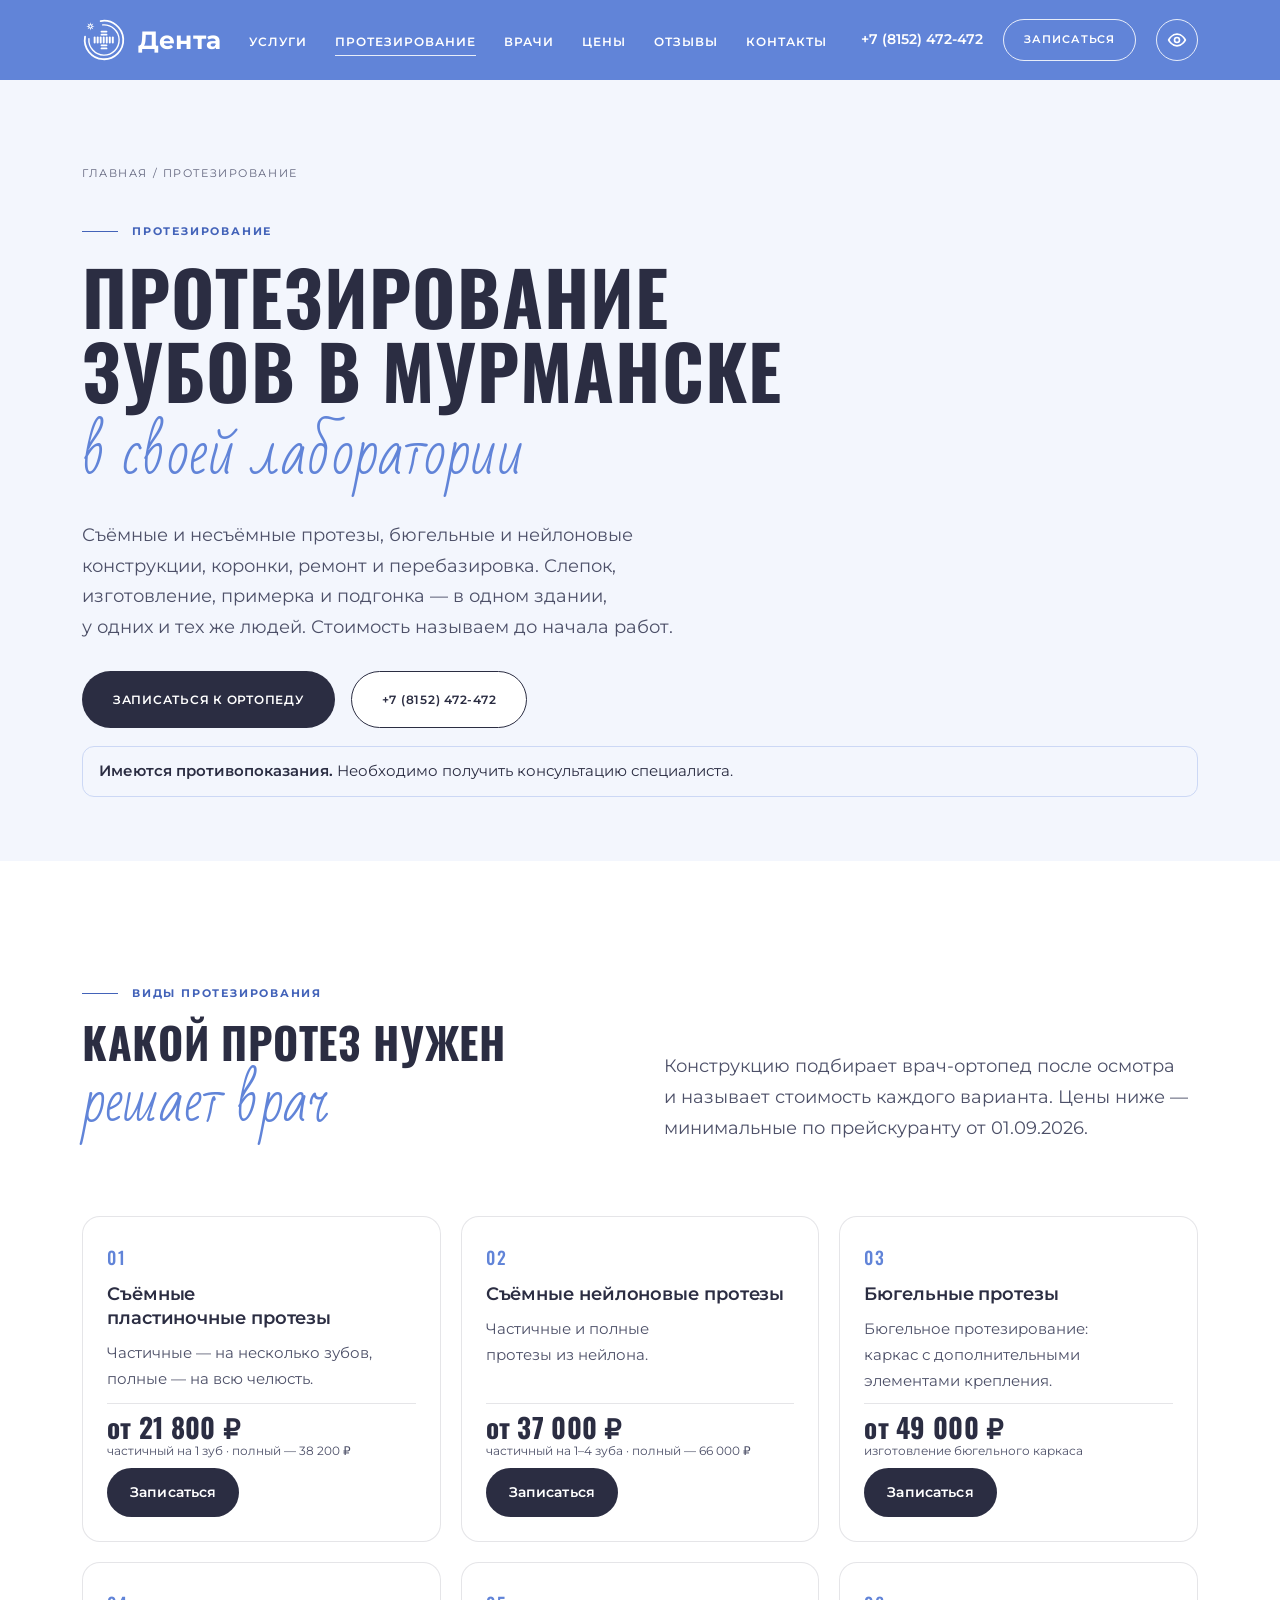
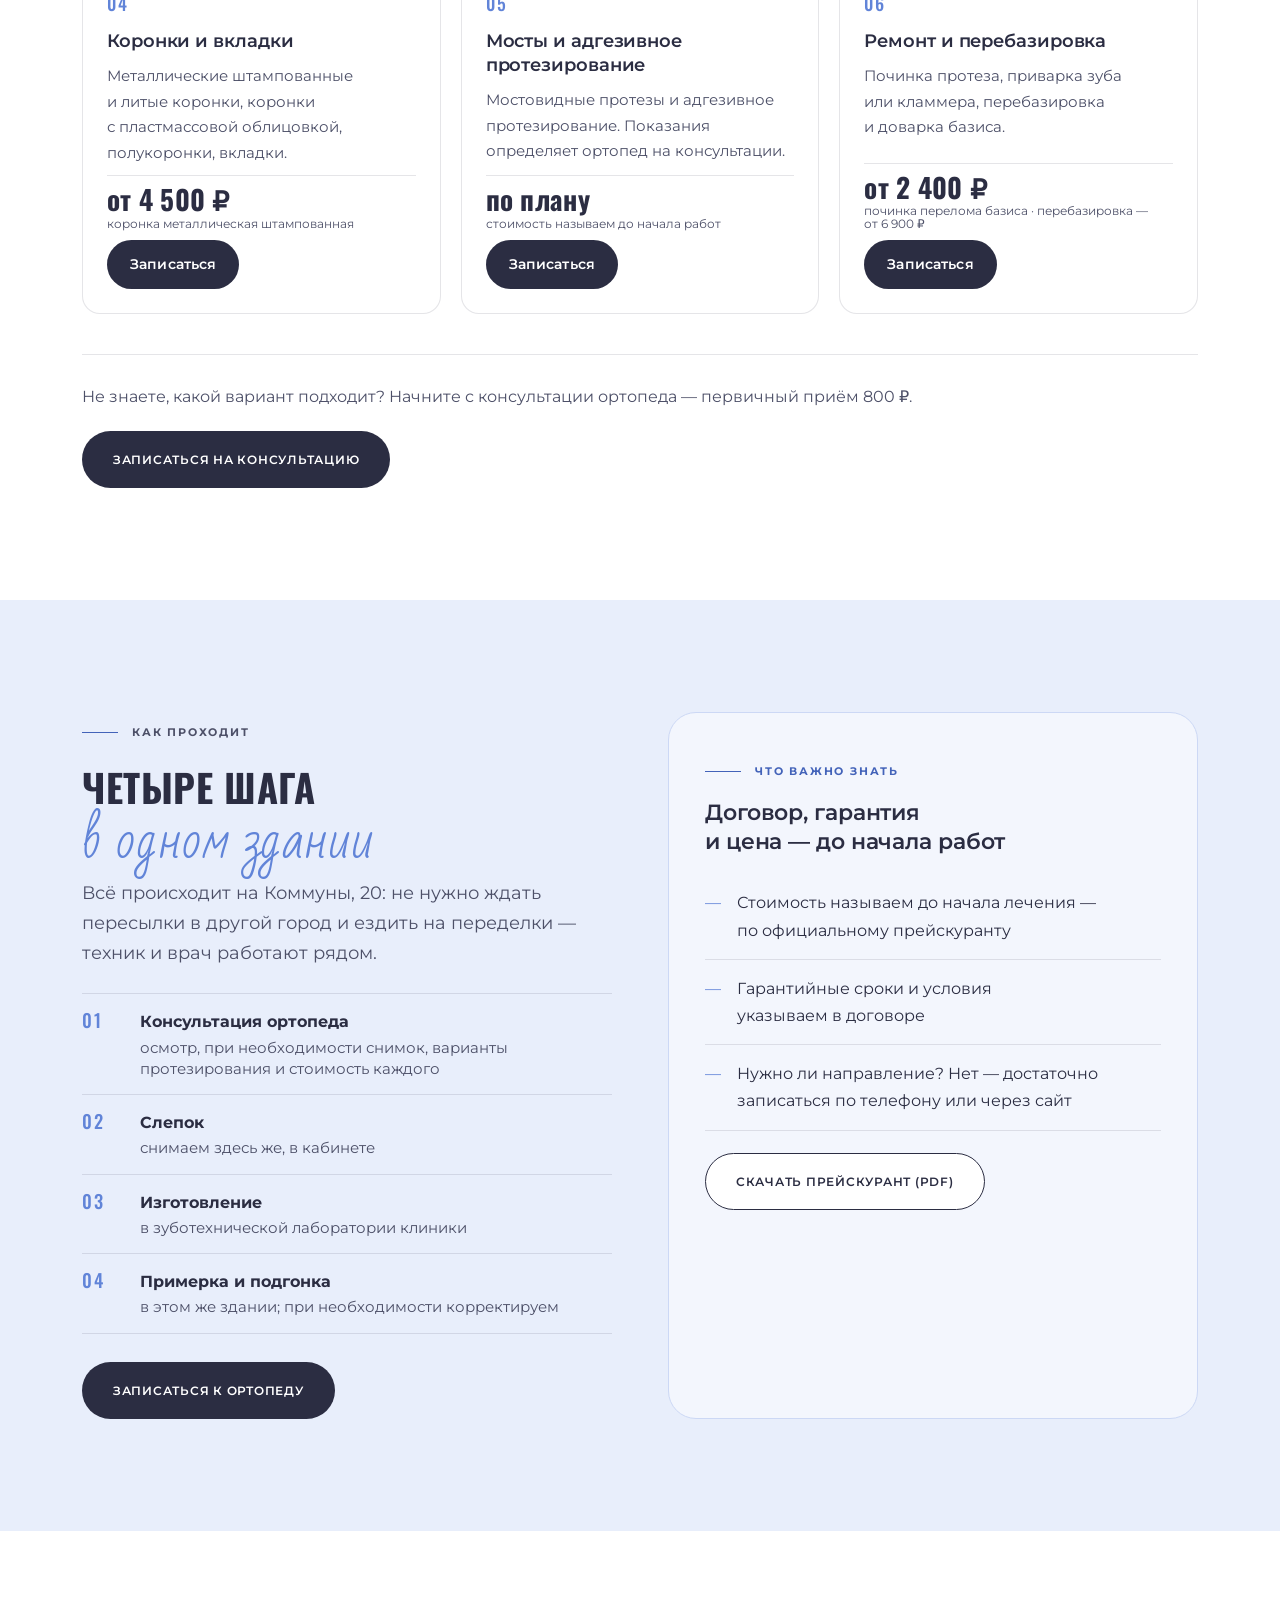
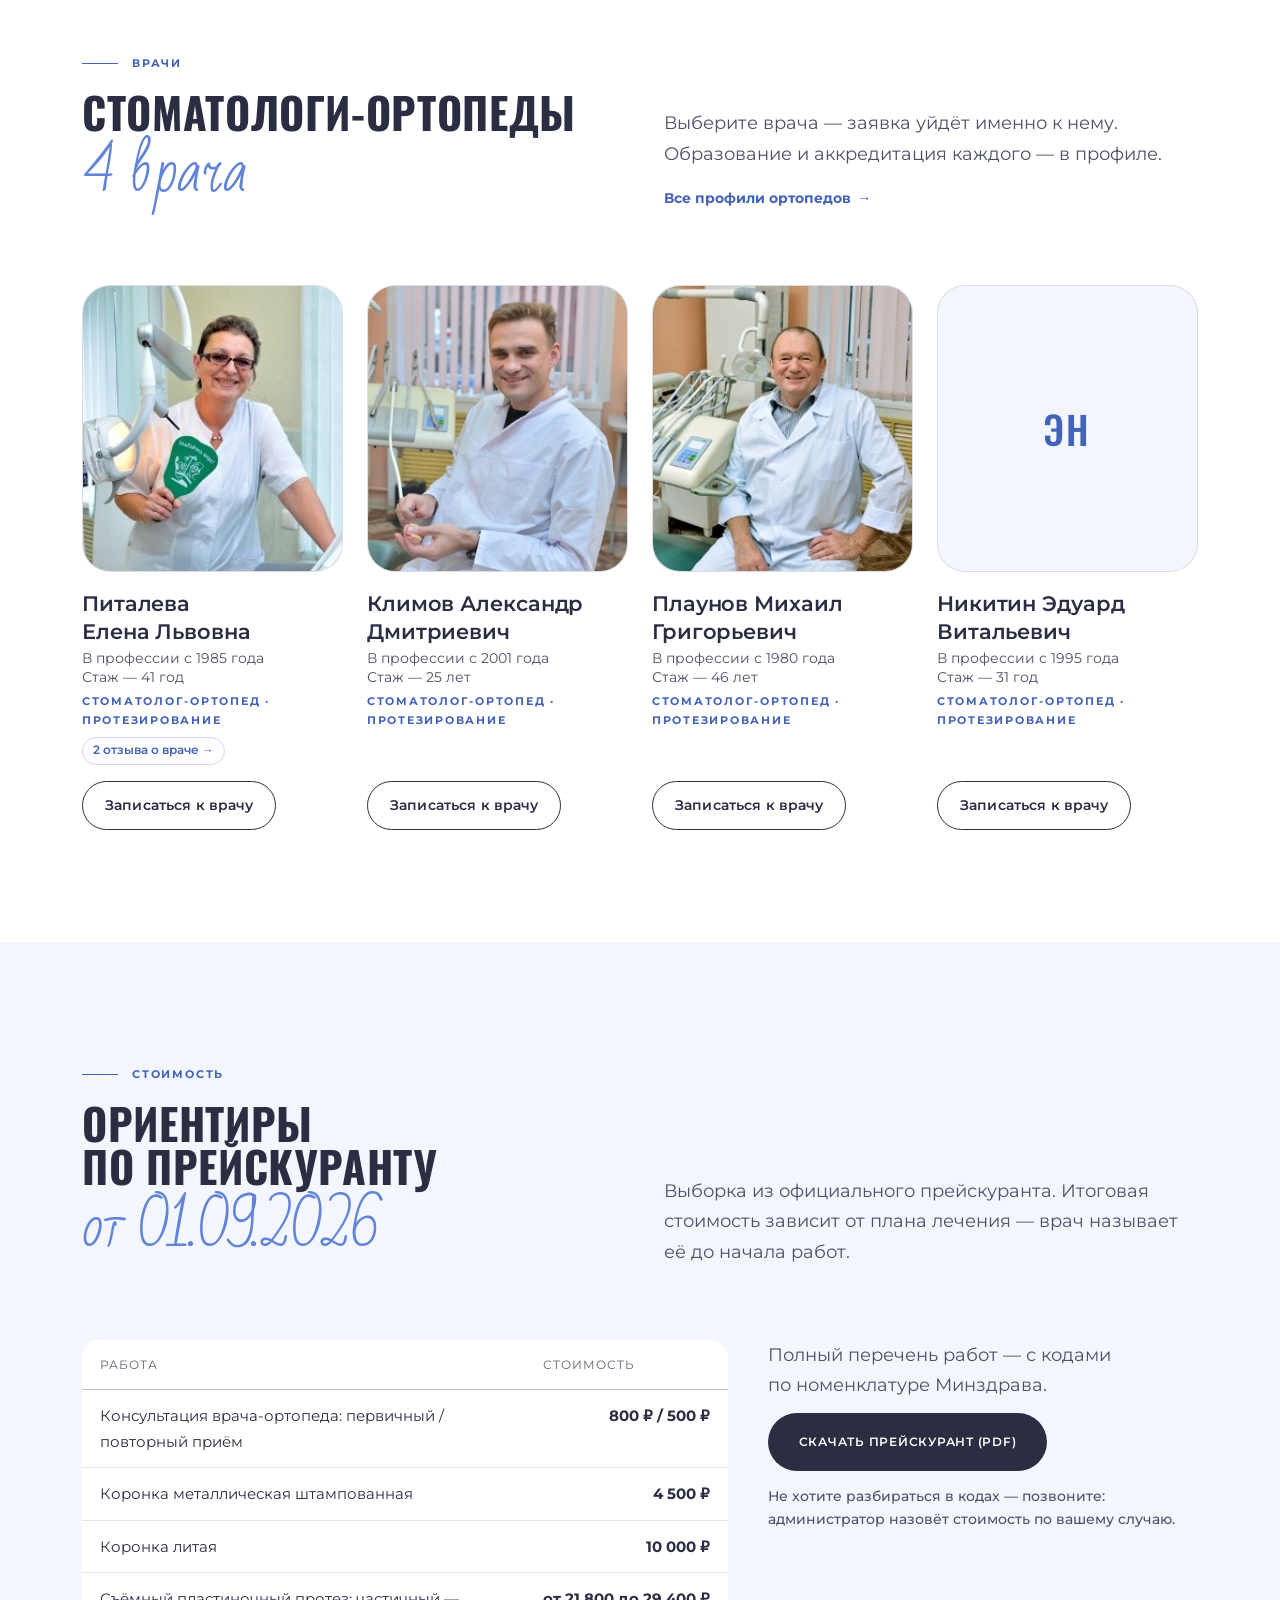
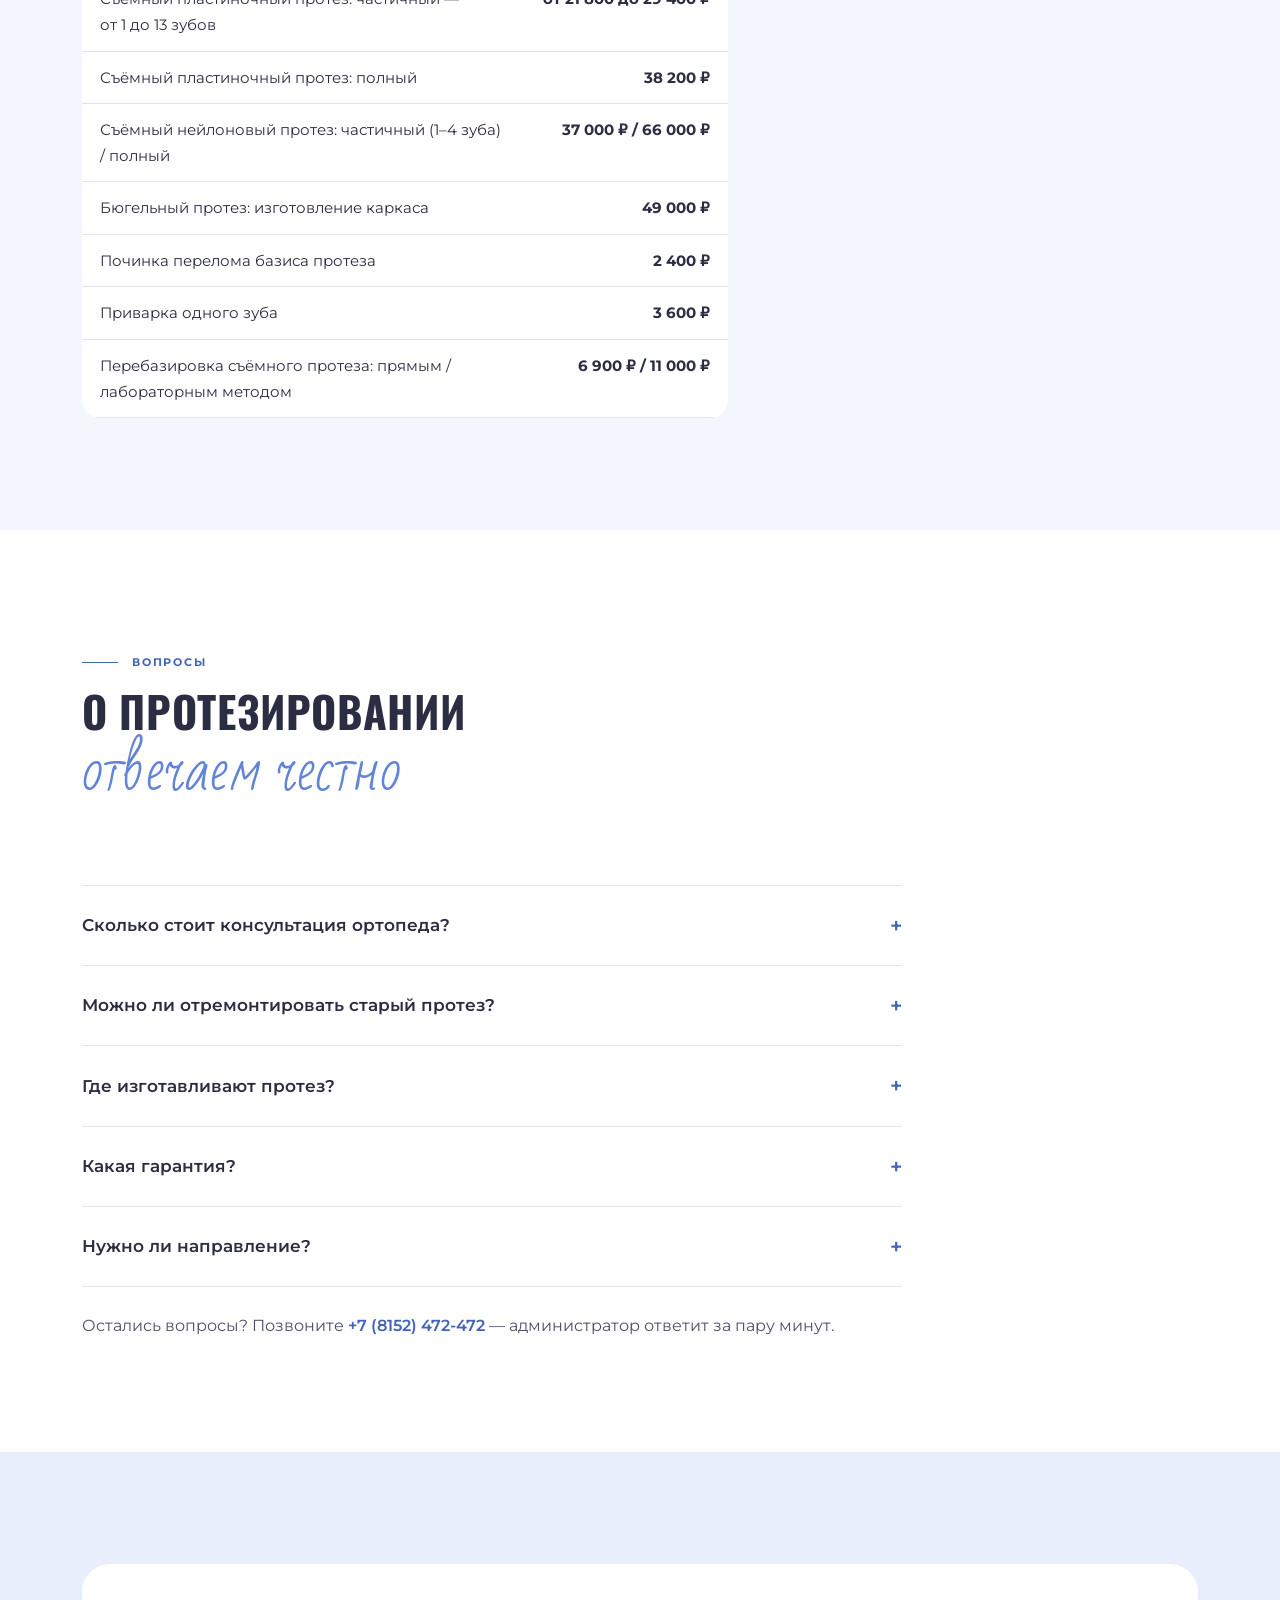
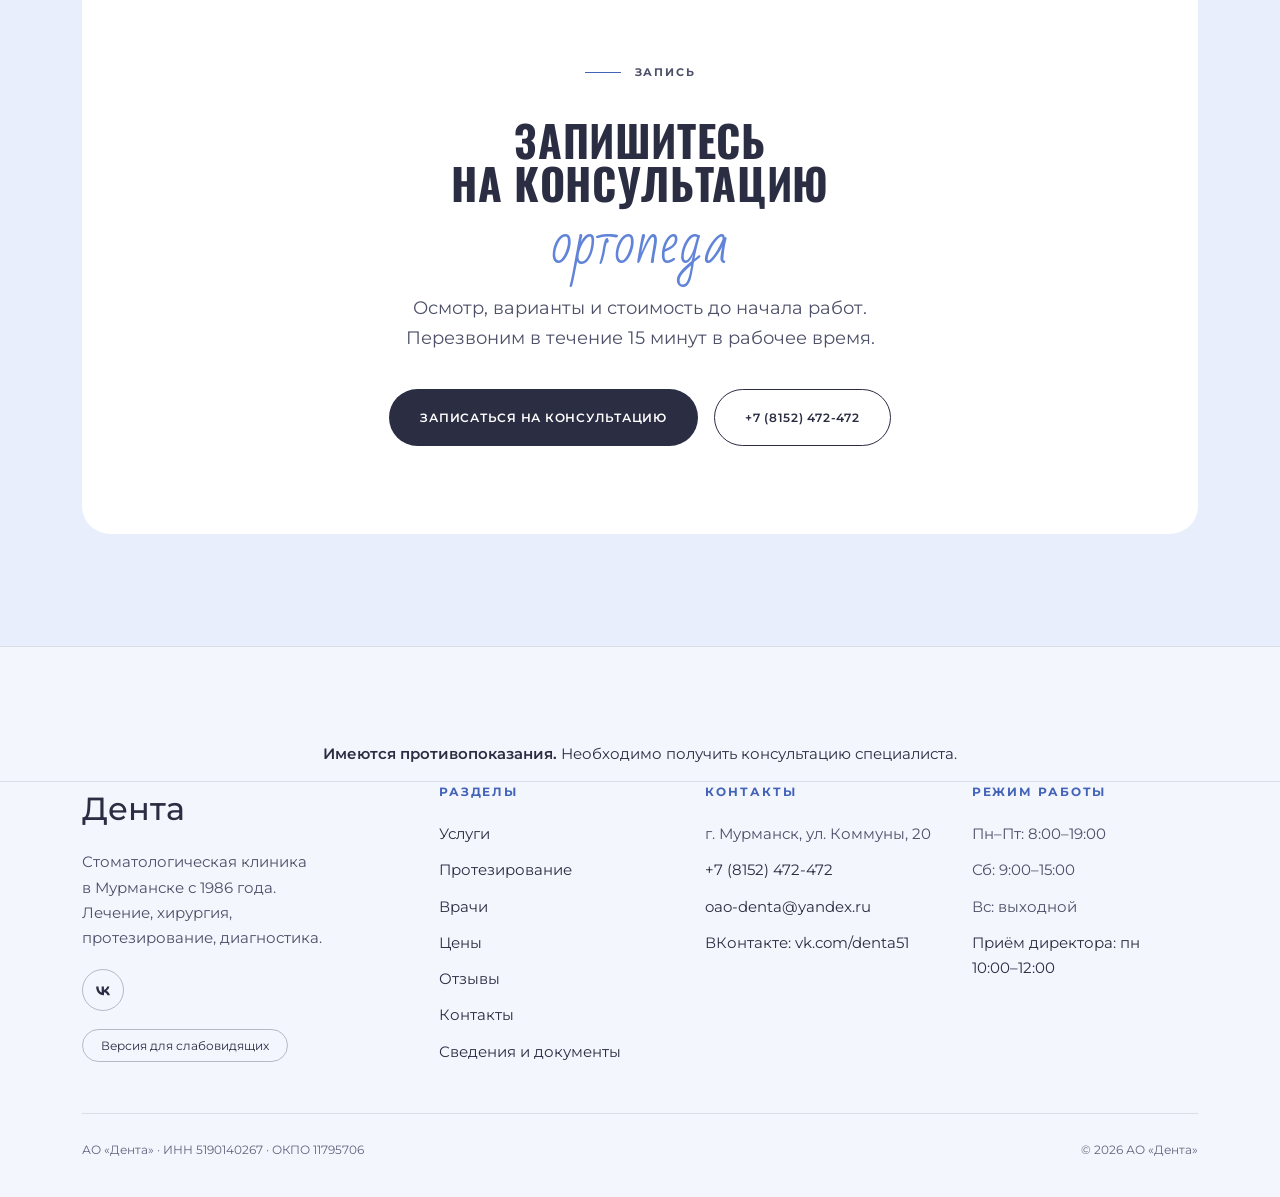
<file: protezirovanie.html>
<!DOCTYPE html>
<html lang="ru">
<head>
<meta charset="UTF-8">
<meta name="viewport" content="width=device-width, initial-scale=1.0">
<title>Протезирование зубов в Мурманске — Дента</title>
<meta name="description" content="Протезирование в Мурманске на Коммуны, 20: съёмные, нейлоновые и бюгельные протезы, коронки, ремонт и перебазировка. Своя лаборатория, цена до начала работ. Запись: +7 (8152) 472-472.">
<link rel="icon" href="data:image/svg+xml,%3Csvg xmlns='http://www.w3.org/2000/svg' viewBox='0 0 64 64'%3E%3Ccircle cx='32' cy='32' r='32' fill='%236184D8'/%3E%3Cg fill='%23ffffff'%3E%3Crect x='26' y='14' width='12' height='36' rx='4'/%3E%3Crect x='14' y='26' width='36' height='12' rx='4'/%3E%3C/g%3E%3C/svg%3E">
<meta name="theme-color" content="#6184D8">
<link rel="canonical" href="https://dobermantrader.github.io/denta-site/protezirovanie.html">
<meta property="og:type" content="website">
<meta property="og:locale" content="ru_RU">
<meta property="og:site_name" content="Стоматология «Дента», Мурманск">
<meta property="og:title" content="Протезирование зубов в Мурманске — Дента">
<meta property="og:description" content="Протезирование в Мурманске на Коммуны, 20: съёмные, нейлоновые и бюгельные протезы, коронки, ремонт и перебазировка. Своя лаборатория, цена до начала работ. Запись: +7 (8152) 472-472.">
<meta property="og:url" content="https://dobermantrader.github.io/denta-site/protezirovanie.html">
<meta property="og:image" content="https://dobermantrader.github.io/denta-site/assets/img/doctors/pitaleva.jpg">
<meta name="twitter:card" content="summary_large_image">
<link rel="preload" href="assets/fonts/Montserrat-cyrillic-400.woff2" as="font" type="font/woff2" crossorigin>
<link rel="preload" href="assets/fonts/Oswald-cyrillic-500.woff2" as="font" type="font/woff2" crossorigin>
<link rel="stylesheet" href="assets/css/fonts.css?v=43">
<link rel="stylesheet" href="assets/css/style.css?v=43">
<script type="application/ld+json">
{"@context":"https://schema.org","@type":"Dentist","name":"Стоматология «Дента»","legalName":"АО «Дента»","url":"https://dobermantrader.github.io/denta-site/","image":"https://dobermantrader.github.io/denta-site/assets/img/doctors/pitaleva.jpg","telephone":"+7-8152-47-24-72","email":"oao-denta@yandex.ru","foundingDate":"1986","address":{"@type":"PostalAddress","streetAddress":"ул. Коммуны, 20","addressLocality":"Мурманск","postalCode":"183038","addressCountry":"RU"},"openingHoursSpecification":[{"@type":"OpeningHoursSpecification","dayOfWeek":["Monday","Tuesday","Wednesday","Thursday","Friday"],"opens":"08:00","closes":"19:00"},{"@type":"OpeningHoursSpecification","dayOfWeek":"Saturday","opens":"09:00","closes":"15:00"}],"sameAs":["https://vk.com/denta51"],"priceRange":"₽₽"}
</script>
</head>
<body>
<a class="skip-link" href="#main">Перейти к содержимому</a>

<header class="site-header">
  <div class="container">
    <a class="brand" href="index.html">
      <svg class="brand__mark" viewBox="0 0 64 64" aria-hidden="true">
        <path d="M27.14 4.43 A28 28 0 1 1 4.43 27.14" fill="none" stroke="#33231f" stroke-width="2.6" stroke-linecap="round"/>
        <path d="M30.08 10.08 A22 22 0 1 1 10.08 30.08" fill="none" stroke="#836a2c" stroke-width="2" stroke-linecap="round"/>
        <g transform="translate(12.2 12.2)"><path d="M6,0 L2.31,.96 L4.24,4.24 L.96,2.31 L0,6 L-.96,2.31 L-4.24,4.24 L-2.31,.96 L-6,0 L-2.31,-.96 L-4.24,-4.24 L-.96,-2.31 L0,-6 L.96,-2.31 L4.24,-4.24 L2.31,-.96 Z" fill="#836a2c"/><circle r="1.5" fill="#fdfaf6"/></g>
        <g fill="#33231f"><rect x="17" y="27" width="2.8" height="10" rx="1.4"/><rect x="21.4" y="27" width="2.8" height="10" rx="1.4"/><rect x="25.8" y="27" width="2.8" height="10" rx="1.4"/><rect x="30.2" y="27" width="2.8" height="10" rx="1.4"/><rect x="34.6" y="27" width="2.8" height="10" rx="1.4"/><rect x="39" y="27" width="2.8" height="10" rx="1.4"/><rect x="43.4" y="27" width="2.8" height="10" rx="1.4"/><rect x="27" y="18.4" width="10" height="2.8" rx="1.4"/><rect x="27" y="22.8" width="10" height="2.8" rx="1.4"/><rect x="27" y="38.4" width="10" height="2.8" rx="1.4"/><rect x="27" y="42.8" width="10" height="2.8" rx="1.4"/></g>
      </svg>
      <span class="brand__text"><strong>Дента</strong><span>Мурманск · с 1986 года</span></span>
    </a>
    <nav class="main-nav" aria-label="Основная навигация">
      <ul class="main-nav__links">
        <li><a href="uslugi.html">Услуги</a></li>
        <li><a href="protezirovanie.html" aria-current="page">Протезирование</a></li>
        <li><a href="vrachi.html">Врачи</a></li>
        <li><a href="tseny.html">Цены</a></li>
        <li><a href="otzyvy.html">Отзывы</a></li>
        <li><a href="kontakty.html">Контакты</a></li>
      </ul>
      <div class="header-contacts">
        <a class="header-phone" href="tel:+78152472472">+7 (8152) 472-472</a>
        <a class="header-call" href="tel:+78152472472" aria-label="Позвонить +7 (8152) 472-472"><svg viewBox="0 0 24 24" aria-hidden="true"><path d="M6.6 10.8a15.1 15.1 0 0 0 6.6 6.6l2.2-2.2a1 1 0 0 1 1-.25c1.1.37 2.3.57 3.6.57a1 1 0 0 1 1 1V20a1 1 0 0 1-1 1A17 17 0 0 1 3 4a1 1 0 0 1 1-1h3.5a1 1 0 0 1 1 1c0 1.25.2 2.45.57 3.57a1 1 0 0 1-.25 1L6.6 10.8z"/></svg></a>
        <a class="btn btn--gold btn--sm" href="#zapis">Записаться</a>
        <button class="nav-toggle" aria-label="Открыть меню" aria-expanded="false">
          <span></span><span></span><span></span>
        </button>
      </div>
    </nav>
  </div>
</header>

<main id="main">
  <section class="page-hero">
    <div class="container">
      <p class="breadcrumb"><a href="index.html">Главная</a> / Протезирование</p>
      <p class="eyebrow">Протезирование</p>
      <h1>Протезирование зубов в Мурманске <em>в своей лаборатории</em></h1>
      <p class="lede">Съёмные и несъёмные протезы, бюгельные и нейлоновые конструкции, коронки, ремонт и перебазировка. Слепок, изготовление, примерка и подгонка — в одном здании, у одних и тех же людей. Стоимость называем до начала работ.</p>
      <div class="hero__actions" style="margin-top:28px;">
        <a class="btn btn--primary" href="kontakty.html#zapis" data-service="Протезирование / коронки">Записаться к ортопеду</a>
        <a class="btn btn--outline" href="tel:+78152472472">+7 (8152) 472-472</a>
      </div>
      <p class="legal-warning"><b>Имеются противопоказания.</b> Необходимо получить консультацию специалиста.</p>
    </div>
  </section>

  <section class="section section--white" id="vidy">
    <div class="container">
      <div class="section-head">
        <div><p class="eyebrow">Виды протезирования</p><h2>Какой протез нужен <em>решает врач</em></h2></div>
        <p class="lede">Конструкцию подбирает врач-ортопед после осмотра и называет стоимость каждого варианта. Цены ниже — минимальные по прейскуранту от 01.09.2026.</p>
      </div>
      <div class="pros-grid">
        <div class="pros-card"><span class="direction__num">01</span><h3>Съёмные пластиночные протезы</h3><p>Частичные — на несколько зубов, полные — на всю челюсть.</p><span class="direction__price">от 21 800 ₽ <small>частичный на 1 зуб · полный — 38 200 ₽</small></span><a class="btn btn--primary btn--sm" href="kontakty.html#zapis" data-service="Протезирование / коронки">Записаться</a></div>
        <div class="pros-card"><span class="direction__num">02</span><h3>Съёмные нейлоновые протезы</h3><p>Частичные и полные протезы из нейлона.</p><span class="direction__price">от 37 000 ₽ <small>частичный на 1–4 зуба · полный — 66 000 ₽</small></span><a class="btn btn--primary btn--sm" href="kontakty.html#zapis" data-service="Протезирование / коронки">Записаться</a></div>
        <div class="pros-card"><span class="direction__num">03</span><h3>Бюгельные протезы</h3><p>Бюгельное протезирование: каркас с дополнительными элементами крепления.</p><span class="direction__price">от 49 000 ₽ <small>изготовление бюгельного каркаса</small></span><a class="btn btn--primary btn--sm" href="kontakty.html#zapis" data-service="Протезирование / коронки">Записаться</a></div>
        <div class="pros-card"><span class="direction__num">04</span><h3>Коронки и вкладки</h3><p>Металлические штампованные и литые коронки, коронки с пластмассовой облицовкой, полукоронки, вкладки.</p><span class="direction__price">от 4 500 ₽ <small>коронка металлическая штампованная</small></span><a class="btn btn--primary btn--sm" href="kontakty.html#zapis" data-service="Протезирование / коронки">Записаться</a></div>
        <div class="pros-card"><span class="direction__num">05</span><h3>Мосты и адгезивное протезирование</h3><p>Мостовидные протезы и адгезивное протезирование. Показания определяет ортопед на консультации.</p><span class="direction__price">по плану <small>стоимость называем до начала работ</small></span><a class="btn btn--primary btn--sm" href="kontakty.html#zapis" data-service="Протезирование / коронки">Записаться</a></div>
        <div class="pros-card"><span class="direction__num">06</span><h3>Ремонт и перебазировка</h3><p>Починка протеза, приварка зуба или кламмера, перебазировка и доварка базиса.</p><span class="direction__price">от 2 400 ₽ <small>починка перелома базиса · перебазировка — от 6 900 ₽</small></span><a class="btn btn--primary btn--sm" href="kontakty.html#zapis" data-service="Протезирование / коронки">Записаться</a></div>
      </div>
      <div class="section-cta">
        <p>Не знаете, какой вариант подходит? Начните с консультации ортопеда — первичный приём 800 ₽.</p>
        <a class="btn btn--primary" href="kontakty.html#zapis" data-service="Протезирование / коронки">Записаться на консультацию</a>
      </div>
    </div>
  </section>

  <section class="section section--blush" id="etapy">
    <div class="container families">
      <div class="family">
        <p class="eyebrow">Как проходит</p>
        <h2>Четыре шага <em>в одном здании</em></h2>
        <p>Всё происходит на Коммуны, 20: не нужно ждать пересылки в другой город и ездить на переделки — техник и врач работают рядом.</p>
        <ol class="steps">
          <li><b>Консультация ортопеда</b><span>осмотр, при необходимости снимок, варианты протезирования и стоимость каждого</span></li>
          <li><b>Слепок</b><span>снимаем здесь же, в кабинете</span></li>
          <li><b>Изготовление</b><span>в зуботехнической лаборатории клиники</span></li>
          <li><b>Примерка и подгонка</b><span>в этом же здании; при необходимости корректируем</span></li>
        </ol>
        <a class="btn btn--primary" href="kontakty.html#zapis" data-service="Протезирование / коронки">Записаться к ортопеду</a>
      </div>
      <div class="mini-price">
        <p class="eyebrow">Что важно знать</p>
        <h3>Договор, гарантия и цена — до начала работ</h3>
        <ul class="service-block__list" style="margin:18px 0 22px;">
          <li>Стоимость называем до начала лечения — по официальному прейскуранту</li>
          <li>Гарантийные сроки и условия указываем в договоре</li>
          <li>Нужно ли направление? Нет — достаточно записаться по телефону или через сайт</li>
        </ul>
        <a class="btn btn--outline" href="assets/source/preyskurant_2026-09-01.pdf" target="_blank" rel="noopener">Скачать прейскурант (PDF)</a>
      </div>
    </div>
  </section>

  <section class="section section--white" id="vrachi-ortopedy">
    <div class="container">
      <div class="section-head">
        <div><p class="eyebrow">Врачи</p><h2>Стоматологи-ортопеды <em>4 врача</em></h2></div>
        <div><p class="lede">Выберите врача — заявка уйдёт именно к нему. Образование и аккредитация каждого — в профиле.</p><a class="section-link" href="vrachi.html#ortopedy">Все профили ортопедов <span aria-hidden="true">→</span></a></div>
      </div>
      <div class="team team--four">
        <div class="doctor"><img class="doctor__photo" src="assets/img/doctors/pitaleva.jpg?v=43" alt="Питалева Елена Львовна" loading="lazy"><div class="doctor__body"><h3><a href="vrachi.html#pitaleva">Питалева Елена Львовна</a></h3><p class="doctor__since">В профессии с 1985 года<br>Стаж — 41 год</p><p class="role">Стоматолог-ортопед · протезирование</p></div><a class="btn btn--outline btn--sm" href="kontakty.html#zapis" data-doctor="Питалева Елена Львовна">Записаться к врачу</a></div>
        <div class="doctor"><img class="doctor__photo" src="assets/img/doctors/klimov.jpg?v=43" alt="Климов Александр Дмитриевич" loading="lazy"><div class="doctor__body"><h3><a href="vrachi.html#klimov">Климов Александр Дмитриевич</a></h3><p class="doctor__since">В профессии с 2001 года<br>Стаж — 25 лет</p><p class="role">Стоматолог-ортопед · протезирование</p></div><a class="btn btn--outline btn--sm" href="kontakty.html#zapis" data-doctor="Климов Александр Дмитриевич">Записаться к врачу</a></div>
        <div class="doctor"><img class="doctor__photo" src="assets/img/doctors/plaunov.jpg?v=43" alt="Плаунов Михаил Григорьевич" loading="lazy"><div class="doctor__body"><h3><a href="vrachi.html#plaunov">Плаунов Михаил Григорьевич</a></h3><p class="doctor__since">В профессии с 1980 года<br>Стаж — 46 лет</p><p class="role">Стоматолог-ортопед · протезирование</p></div><a class="btn btn--outline btn--sm" href="kontakty.html#zapis" data-doctor="Плаунов Михаил Григорьевич">Записаться к врачу</a></div>
        <div class="doctor"><div class="avatar" aria-hidden="true">ЭН</div><div class="doctor__body"><h3><a href="vrachi.html#nikitin">Никитин Эдуард Витальевич</a></h3><p class="doctor__since">В профессии с 1995 года<br>Стаж — 31 год</p><p class="role">Стоматолог-ортопед · протезирование</p></div><a class="btn btn--outline btn--sm" href="kontakty.html#zapis" data-doctor="Никитин Эдуард Витальевич">Записаться к врачу</a></div>
      </div>
    </div>
  </section>

  <section class="section section--soft" id="ceny">
    <div class="container">
      <div class="section-head">
        <div><p class="eyebrow">Стоимость</p><h2>Ориентиры по прейскуранту <em>от 01.09.2026</em></h2></div>
        <p class="lede">Выборка из официального прейскуранта. Итоговая стоимость зависит от плана лечения — врач называет её до начала работ.</p>
      </div>
      <div class="ref-prices-wrap">
        <table class="ref-prices">
          <thead><tr><th>Работа</th><th>Стоимость</th></tr></thead>
          <tbody>
            <tr><td>Консультация врача-ортопеда: первичный / повторный приём</td><td>800 ₽ / 500 ₽</td></tr>
            <tr><td>Коронка металлическая штампованная</td><td>4 500 ₽</td></tr>
            <tr><td>Коронка литая</td><td>10 000 ₽</td></tr>
            <tr><td>Съёмный пластиночный протез: частичный — от 1 до 13 зубов</td><td>от 21 800 до 29 400 ₽</td></tr>
            <tr><td>Съёмный пластиночный протез: полный</td><td>38 200 ₽</td></tr>
            <tr><td>Съёмный нейлоновый протез: частичный (1–4 зуба) / полный</td><td>37 000 ₽ / 66 000 ₽</td></tr>
            <tr><td>Бюгельный протез: изготовление каркаса</td><td>49 000 ₽</td></tr>
            <tr><td>Починка перелома базиса протеза</td><td>2 400 ₽</td></tr>
            <tr><td>Приварка одного зуба</td><td>3 600 ₽</td></tr>
            <tr><td>Перебазировка съёмного протеза: прямым / лабораторным методом</td><td>6 900 ₽ / 11 000 ₽</td></tr>
          </tbody>
        </table>
        <div class="ref-prices__side">
          <p>Полный перечень работ — с кодами по номенклатуре Минздрава.</p>
          <a class="btn btn--primary" href="assets/source/preyskurant_2026-09-01.pdf" target="_blank" rel="noopener">Скачать прейскурант (PDF)</a>
          <p class="price-note">Не хотите разбираться в кодах — позвоните: администратор назовёт стоимость по вашему случаю.</p>
        </div>
      </div>
    </div>
  </section>

  <section class="section section--white" id="faq">
    <div class="container">
      <div class="section-head">
        <div><p class="eyebrow">Вопросы</p><h2>О протезировании <em>отвечаем честно</em></h2></div>
      </div>
      <div class="faq">
        <details><summary>Сколько стоит консультация ортопеда?</summary><p>Первичный приём врача-ортопеда — 800 ₽, повторный — 500 ₽ (по прейскуранту от 01.09.2026). Врач осматривает, предлагает варианты и называет стоимость каждого до начала работ.</p></details>
        <details><summary>Можно ли отремонтировать старый протез?</summary><p>В прейскуранте есть починка перелома базиса, приварка зубов и кламмеров, перебазировка и доварка базиса. Что именно нужно в вашем случае и не требуется ли новый протез, решает врач после осмотра.</p></details>
        <details><summary>Где изготавливают протез?</summary><p>Слепок, изготовление, примерка и подгонка проходят в одном здании — на ул. Коммуны, 20, в зуботехнической лаборатории клиники.</p></details>
        <details><summary>Какая гарантия?</summary><p>Гарантийные сроки и условия указываются в договоре; врач называет их при согласовании плана лечения.</p></details>
        <details><summary>Нужно ли направление?</summary><p>Нет. Позвоните или оставьте заявку — и приходите в назначенное время с паспортом.</p></details>
      </div>
      <p class="faq__more">Остались вопросы? Позвоните <a href="tel:+78152472472">+7 (8152) 472-472</a> — администратор ответит за пару минут.</p>
    </div>
  </section>

  <section class="section section--blush">
    <div class="container">
      <div class="cta-band" style="background:#fff;">
        <p class="eyebrow" style="justify-content:center;">Запись</p>
        <h2>Запишитесь на консультацию <em>ортопеда</em></h2>
        <p>Осмотр, варианты и стоимость до начала работ. Перезвоним в течение 15 минут в рабочее время.</p>
        <div class="cta-band__actions">
          <a class="btn btn--primary" href="kontakty.html#zapis" data-service="Протезирование / коронки">Записаться на консультацию</a>
          <a class="btn btn--outline" href="tel:+78152472472">+7 (8152) 472-472</a>
        </div>
      </div>
    </div>
  </section>
</main>


<footer class="site-footer">
  <div class="legal-strip"><div class="container"><p><b>Имеются противопоказания.</b> Необходимо получить консультацию специалиста.</p></div></div>
  <div class="container">
    <div class="footer-grid">
      <div>
        <p class="footer-brand">Дента</p>
        <p>Стоматологическая клиника в Мурманске с 1986 года. Лечение, хирургия, протезирование, диагностика.</p>
        <div class="social-links">
          <a href="https://vk.com/denta51" target="_blank" rel="noopener" aria-label="Дента ВКонтакте">
            <svg width="20" height="20" viewBox="0 0 24 24" fill="currentColor" aria-hidden="true"><path d="M12.7 18.2c-5.6 0-8.8-3.9-8.9-10.3h2.8c.1 4.7 2.2 6.7 3.8 7.1V7.9h2.7v4.1c1.6-.2 3.3-2 3.9-4.1h2.6c-.4 2.5-2.2 4.3-3.5 5 1.3.6 3.4 2.2 4.2 5.3h-2.9c-.6-1.9-2.1-3.4-4.2-3.6v3.6h-.5z"/></svg>
          </a>
        </div>
        <button type="button" class="a11y-link" data-a11y-toggle aria-pressed="false" style="margin-top:18px;">Версия для слабовидящих</button>
      </div>
      <div>
        <h4>Разделы</h4>
        <ul>
          <li><a href="uslugi.html">Услуги</a></li>
        <li><a href="protezirovanie.html">Протезирование</a></li>
          <li><a href="vrachi.html">Врачи</a></li>
          <li><a href="tseny.html">Цены</a></li>
          <li><a href="otzyvy.html">Отзывы</a></li>
          <li><a href="kontakty.html">Контакты</a></li>
          <li><a href="svedeniya.html">Сведения и документы</a></li>
        </ul>
      </div>
      <div>
        <h4>Контакты</h4>
        <ul>
          <li>г. Мурманск, ул. Коммуны, 20</li>
          <li><a href="tel:+78152472472">+7 (8152) 472-472</a></li>
          <li><a href="mailto:oao-denta@yandex.ru">oao-denta@yandex.ru</a></li>
          <li><a href="https://vk.com/denta51" target="_blank" rel="noopener">ВКонтакте: vk.com/denta51</a></li>
        </ul>
      </div>
      <div>
        <h4>Режим работы</h4>
        <ul>
          <li>Пн–Пт: 8:00–19:00</li>
          <li>Сб: 9:00–15:00</li>
          <li>Вс: выходной</li>
          <li><a href="svedeniya.html#priem">Приём директора: пн 10:00–12:00</a></li>
        </ul>
      </div>
    </div>
    <div class="footer-bottom">
      <span>АО «Дента» · ИНН 5190140267 · ОКПО 11795706</span>
      <span>© 2026 АО «Дента»</span>
    </div>
  </div>
</footer>

<script src="assets/js/main.js?v=43"></script>
<script src="assets/js/content.js?v=1" defer></script>
</body>
</html>
</file>
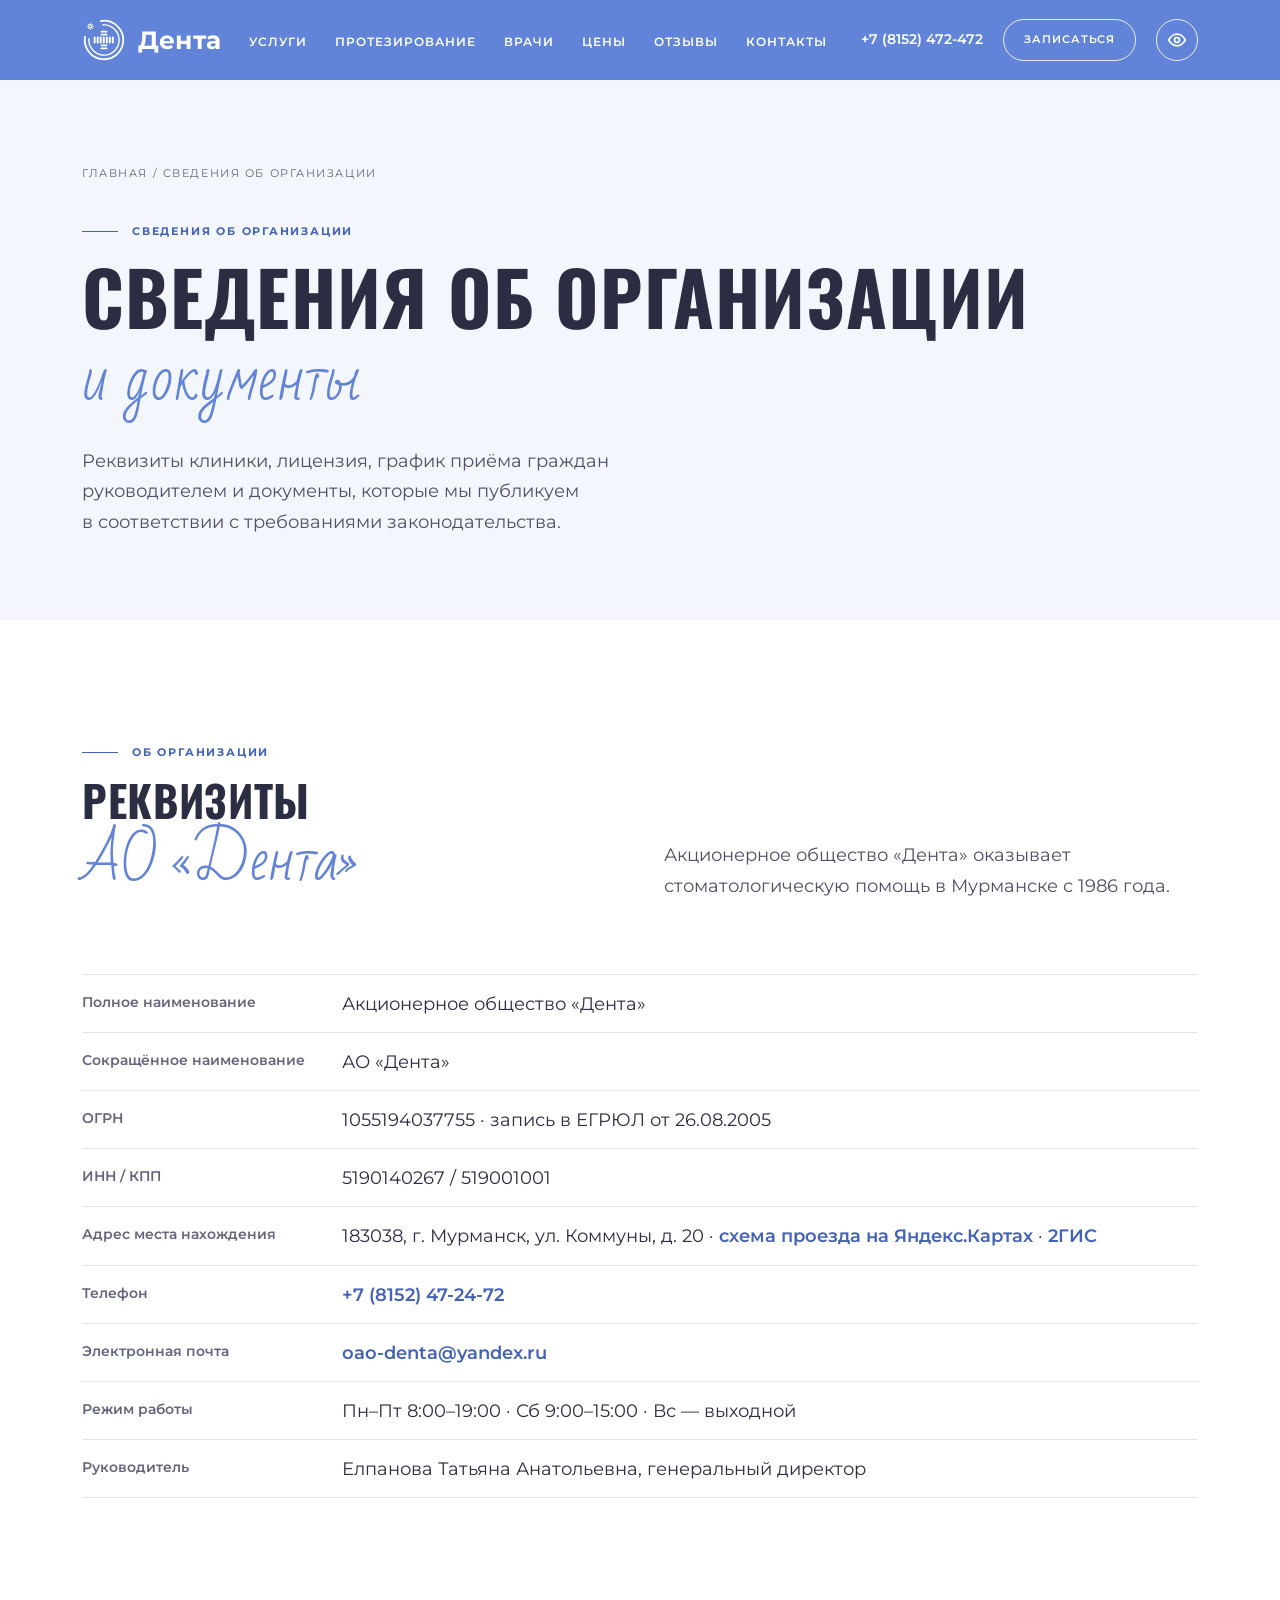
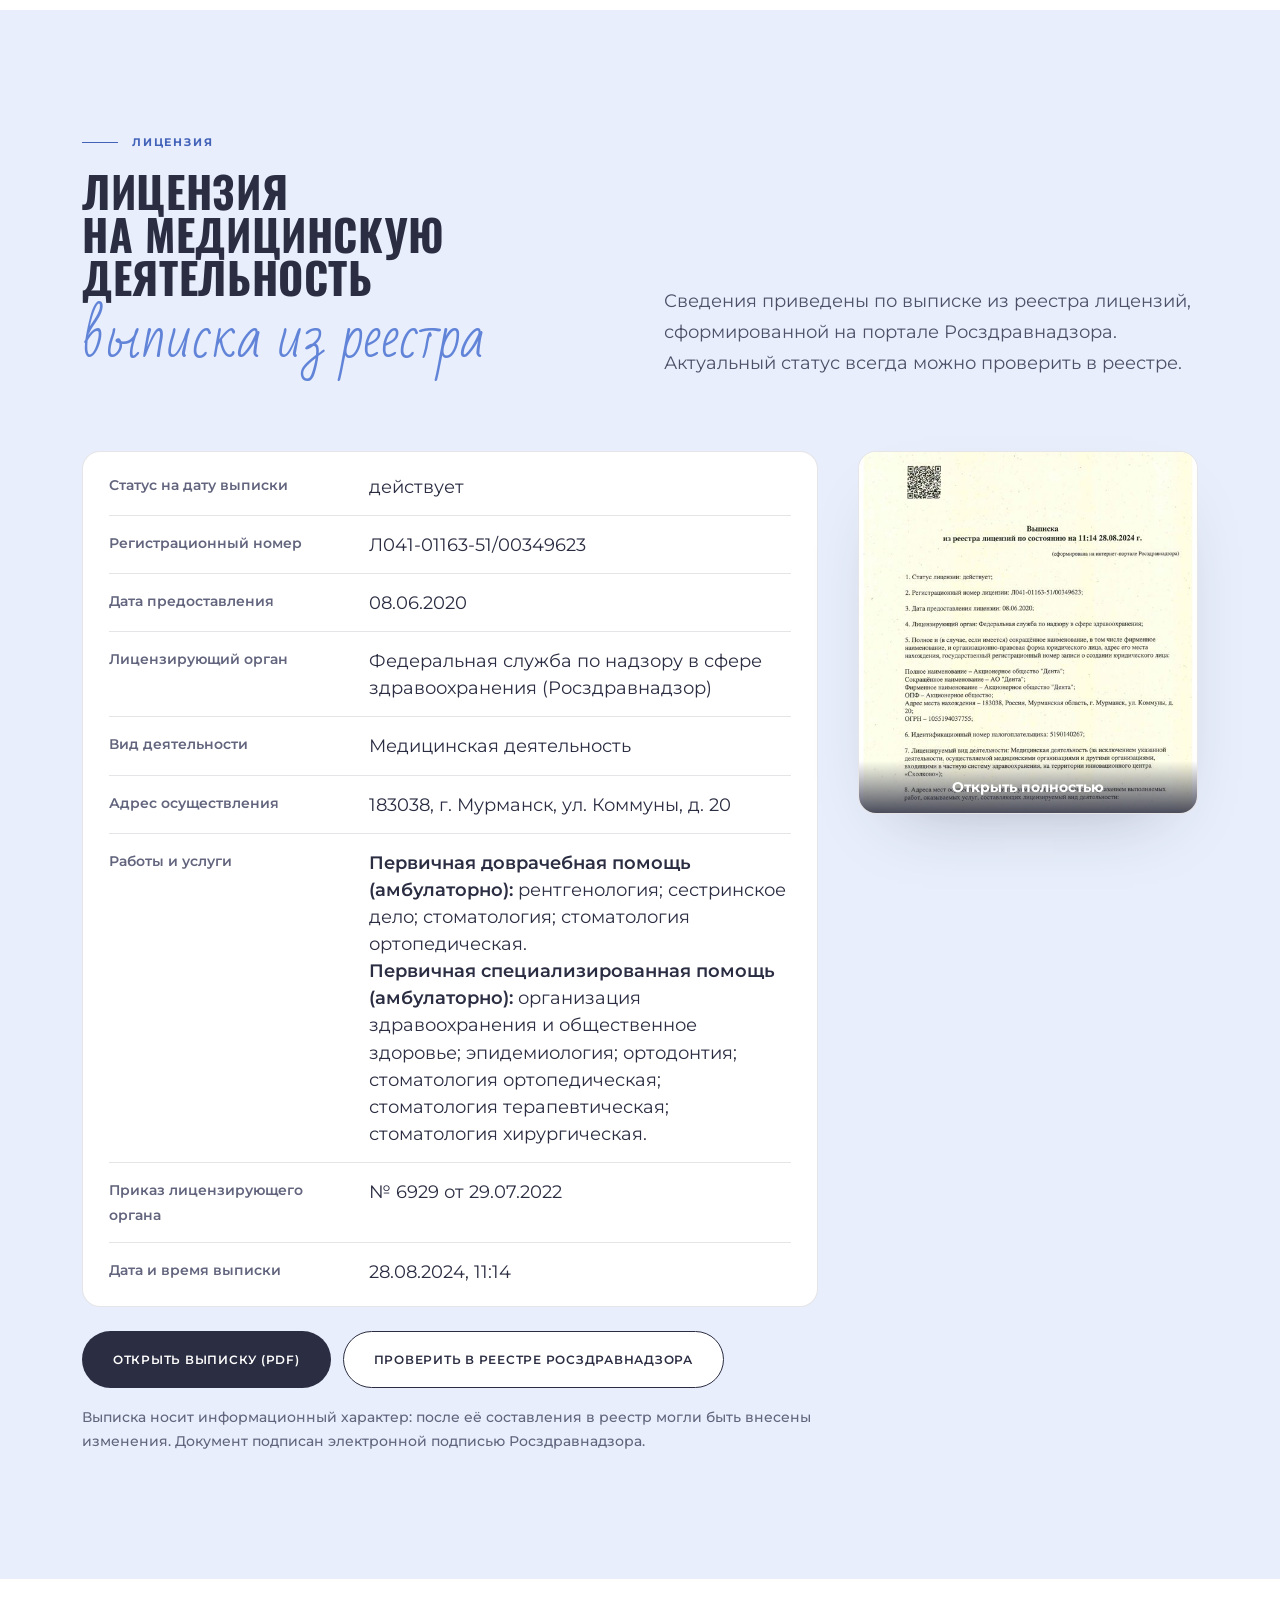
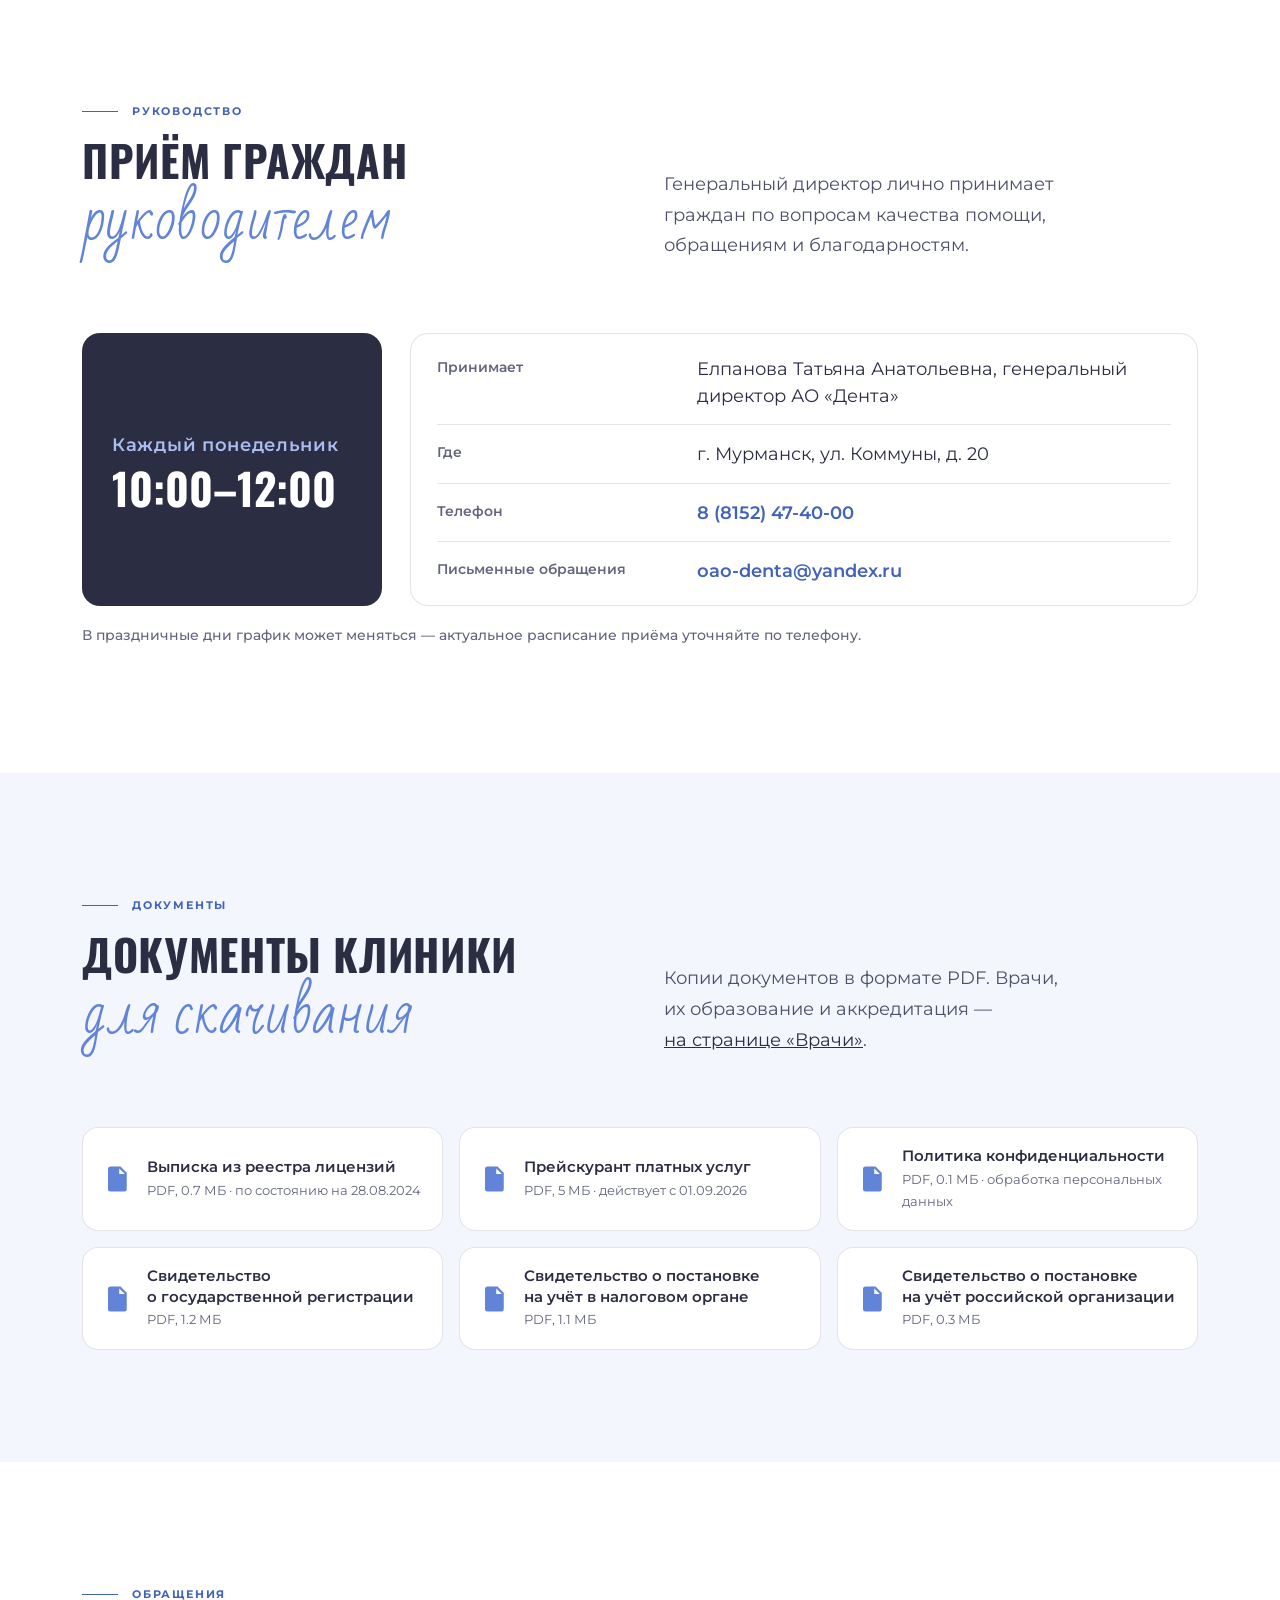
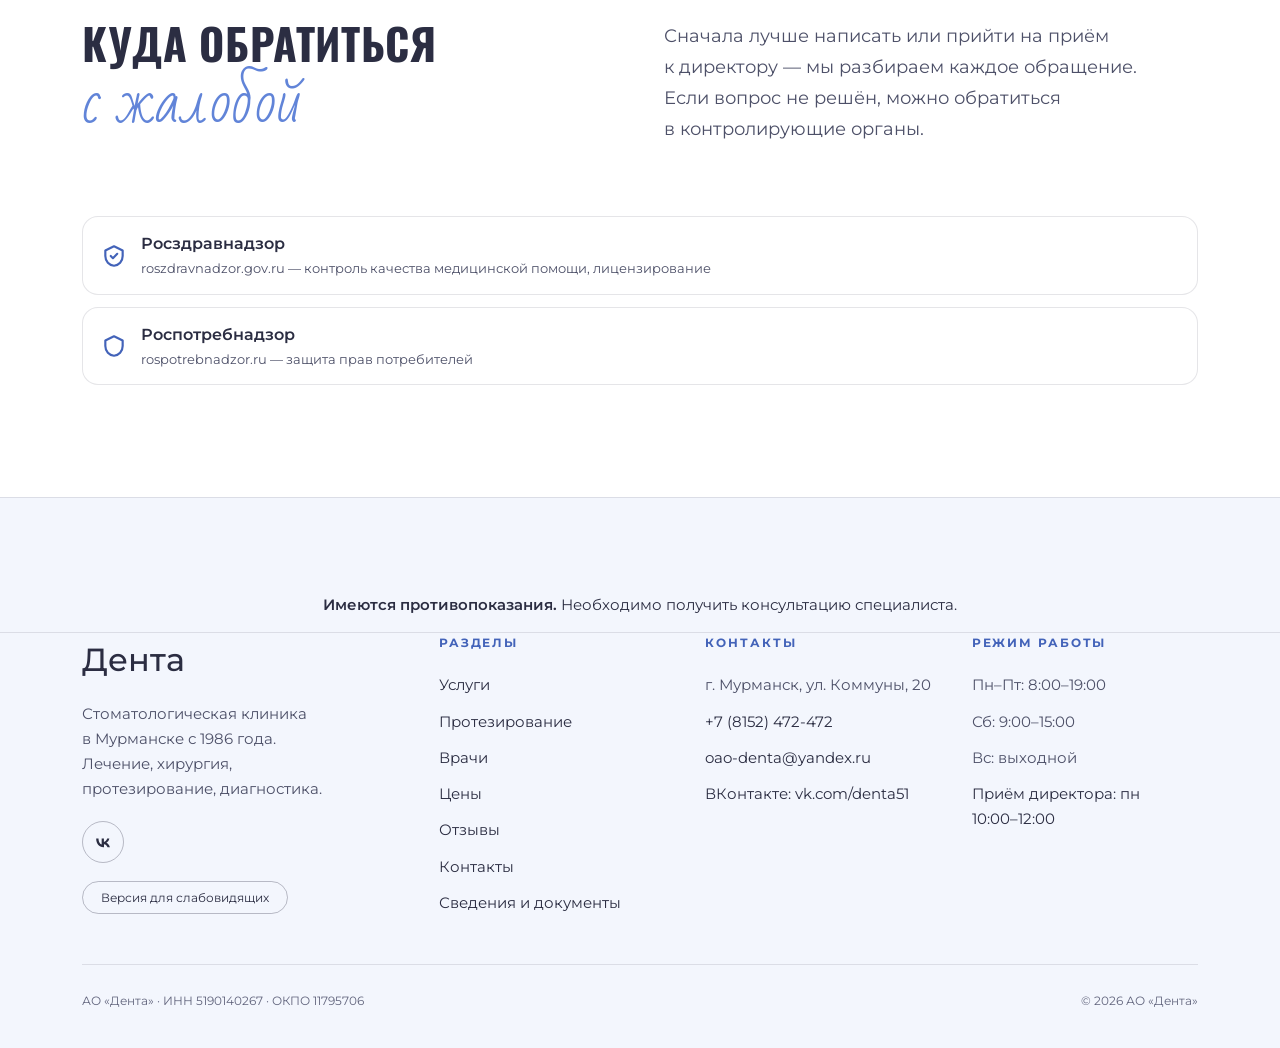
<file: svedeniya.html>
<!DOCTYPE html>
<html lang="ru">
<head>
<meta charset="UTF-8">
<meta name="viewport" content="width=device-width, initial-scale=1.0">
<title>Сведения об организации — Дента, стоматология в Мурманске</title>
<meta name="description" content="Реквизиты, лицензия на медицинскую деятельность (выписка из реестра), график приёма граждан руководителем и документы АО «Дента», Мурманск.">
<link rel="icon" href="data:image/svg+xml,%3Csvg xmlns='http://www.w3.org/2000/svg' viewBox='0 0 64 64'%3E%3Ccircle cx='32' cy='32' r='32' fill='%236184D8'/%3E%3Cg fill='%23ffffff'%3E%3Crect x='26' y='14' width='12' height='36' rx='4'/%3E%3Crect x='14' y='26' width='36' height='12' rx='4'/%3E%3C/g%3E%3C/svg%3E">
<meta name="theme-color" content="#6184D8">
<link rel="canonical" href="https://dobermantrader.github.io/denta-site/svedeniya.html">
<meta property="og:type" content="website">
<meta property="og:locale" content="ru_RU">
<meta property="og:site_name" content="Стоматология «Дента», Мурманск">
<meta property="og:title" content="Сведения об организации — Дента, стоматология в Мурманске">
<meta property="og:description" content="Реквизиты, лицензия на медицинскую деятельность (выписка из реестра), график приёма граждан руководителем и документы АО «Дента», Мурманск.">
<meta property="og:url" content="https://dobermantrader.github.io/denta-site/svedeniya.html">
<meta property="og:image" content="https://dobermantrader.github.io/denta-site/assets/img/doctors/pitaleva.jpg">
<meta name="twitter:card" content="summary_large_image">
<link rel="preload" href="assets/fonts/Montserrat-cyrillic-400.woff2" as="font" type="font/woff2" crossorigin>
<link rel="preload" href="assets/fonts/Oswald-cyrillic-500.woff2" as="font" type="font/woff2" crossorigin>
<link rel="stylesheet" href="assets/css/fonts.css?v=43">
<link rel="stylesheet" href="assets/css/style.css?v=43">
<script type="application/ld+json">
{"@context":"https://schema.org","@type":"Dentist","name":"Стоматология «Дента»","legalName":"АО «Дента»","url":"https://dobermantrader.github.io/denta-site/","image":"https://dobermantrader.github.io/denta-site/assets/img/doctors/pitaleva.jpg","telephone":"+7-8152-47-24-72","email":"oao-denta@yandex.ru","foundingDate":"1986","address":{"@type":"PostalAddress","streetAddress":"ул. Коммуны, 20","addressLocality":"Мурманск","postalCode":"183038","addressCountry":"RU"},"openingHoursSpecification":[{"@type":"OpeningHoursSpecification","dayOfWeek":["Monday","Tuesday","Wednesday","Thursday","Friday"],"opens":"08:00","closes":"19:00"},{"@type":"OpeningHoursSpecification","dayOfWeek":"Saturday","opens":"09:00","closes":"15:00"}],"sameAs":["https://vk.com/denta51"],"priceRange":"₽₽"}
</script>
</head>
<body>
<a class="skip-link" href="#main">Перейти к содержимому</a>

<header class="site-header">
  <div class="container">
    <a class="brand" href="index.html">
      <svg class="brand__mark" viewBox="0 0 64 64" aria-hidden="true">
        <path d="M27.14 4.43 A28 28 0 1 1 4.43 27.14" fill="none" stroke="#33231f" stroke-width="2.6" stroke-linecap="round"/>
        <path d="M30.08 10.08 A22 22 0 1 1 10.08 30.08" fill="none" stroke="#836a2c" stroke-width="2" stroke-linecap="round"/>
        <g transform="translate(12.2 12.2)"><path d="M6,0 L2.31,.96 L4.24,4.24 L.96,2.31 L0,6 L-.96,2.31 L-4.24,4.24 L-2.31,.96 L-6,0 L-2.31,-.96 L-4.24,-4.24 L-.96,-2.31 L0,-6 L.96,-2.31 L4.24,-4.24 L2.31,-.96 Z" fill="#836a2c"/><circle r="1.5" fill="#fdfaf6"/></g>
        <g fill="#33231f"><rect x="17" y="27" width="2.8" height="10" rx="1.4"/><rect x="21.4" y="27" width="2.8" height="10" rx="1.4"/><rect x="25.8" y="27" width="2.8" height="10" rx="1.4"/><rect x="30.2" y="27" width="2.8" height="10" rx="1.4"/><rect x="34.6" y="27" width="2.8" height="10" rx="1.4"/><rect x="39" y="27" width="2.8" height="10" rx="1.4"/><rect x="43.4" y="27" width="2.8" height="10" rx="1.4"/><rect x="27" y="18.4" width="10" height="2.8" rx="1.4"/><rect x="27" y="22.8" width="10" height="2.8" rx="1.4"/><rect x="27" y="38.4" width="10" height="2.8" rx="1.4"/><rect x="27" y="42.8" width="10" height="2.8" rx="1.4"/></g>
      </svg>
      <span class="brand__text"><strong>Дента</strong><span>Мурманск · с 1986 года</span></span>
    </a>
    <nav class="main-nav" aria-label="Основная навигация">
      <ul class="main-nav__links">
        <li><a href="uslugi.html">Услуги</a></li>
        <li><a href="protezirovanie.html">Протезирование</a></li>
        <li><a href="vrachi.html">Врачи</a></li>
        <li><a href="tseny.html">Цены</a></li>
        <li><a href="otzyvy.html">Отзывы</a></li>
        <li><a href="kontakty.html">Контакты</a></li>
      </ul>
      <div class="header-contacts">
        <a class="header-phone" href="tel:+78152472472">+7 (8152) 472-472</a>
        <a class="header-call" href="tel:+78152472472" aria-label="Позвонить +7 (8152) 472-472"><svg viewBox="0 0 24 24" aria-hidden="true"><path d="M6.6 10.8a15.1 15.1 0 0 0 6.6 6.6l2.2-2.2a1 1 0 0 1 1-.25c1.1.37 2.3.57 3.6.57a1 1 0 0 1 1 1V20a1 1 0 0 1-1 1A17 17 0 0 1 3 4a1 1 0 0 1 1-1h3.5a1 1 0 0 1 1 1c0 1.25.2 2.45.57 3.57a1 1 0 0 1-.25 1L6.6 10.8z"/></svg></a>
        <a class="btn btn--gold btn--sm" href="#zapis">Записаться</a>
        <button class="nav-toggle" aria-label="Открыть меню" aria-expanded="false">
          <span></span><span></span><span></span>
        </button>
      </div>
    </nav>
  </div>
</header>

<main id="main">
  <section class="page-hero">
    <div class="container">
      <p class="breadcrumb"><a href="index.html">Главная</a> / Сведения об организации</p>
      <p class="eyebrow">Сведения об организации</p>
      <h1>Сведения об организации <em>и документы</em></h1>
      <p class="lede">Реквизиты клиники, лицензия, график приёма граждан руководителем и документы, которые мы публикуем в соответствии с требованиями законодательства.</p>
    </div>
  </section>

  <section class="section section--white" id="rekvizity">
    <div class="container">
      <div class="section-head">
        <div><p class="eyebrow">Об организации</p><h2>Реквизиты <em>АО «Дента»</em></h2></div>
        <p class="lede">Акционерное общество «Дента» оказывает стоматологическую помощь в Мурманске с 1986 года.</p>
      </div>
      <dl class="org-facts">
        <div><dt>Полное наименование</dt><dd>Акционерное общество «Дента»</dd></div>
        <div><dt>Сокращённое наименование</dt><dd>АО «Дента»</dd></div>
        <div><dt>ОГРН</dt><dd>1055194037755 · запись в ЕГРЮЛ от 26.08.2005</dd></div>
        <div><dt>ИНН / КПП</dt><dd>5190140267 / 519001001</dd></div>
        <div><dt>Адрес места нахождения</dt><dd>183038, г. Мурманск, ул. Коммуны, д. 20 · <a href="https://yandex.ru/maps/?text=Мурманск%2C%20улица%20Коммуны%2C%2020" target="_blank" rel="noopener">схема проезда на Яндекс.Картах</a> · <a href="https://2gis.ru/search/Мурманск%20улица%20Коммуны%2020" target="_blank" rel="noopener">2ГИС</a></dd></div>
        <div><dt>Телефон</dt><dd><a href="tel:+78152472472">+7 (8152) 47-24-72</a></dd></div>
        <div><dt>Электронная почта</dt><dd><a href="mailto:oao-denta@yandex.ru">oao-denta@yandex.ru</a></dd></div>
        <div><dt>Режим работы</dt><dd>Пн–Пт 8:00–19:00 · Сб 9:00–15:00 · Вс — выходной</dd></div>
        <div><dt>Руководитель</dt><dd>Елпанова Татьяна Анатольевна, генеральный директор</dd></div>
      </dl>
    </div>
  </section>

  <section class="section section--blush" id="licenziya">
    <div class="container">
      <div class="section-head">
        <div><p class="eyebrow">Лицензия</p><h2>Лицензия на медицинскую деятельность <em>выписка из реестра</em></h2></div>
        <p class="lede">Сведения приведены по выписке из реестра лицензий, сформированной на портале Росздравнадзора. Актуальный статус всегда можно проверить в реестре.</p>
      </div>
      <div class="license">
        <div class="license__body">
          <dl class="org-facts org-facts--card">
            <div><dt>Статус на дату выписки</dt><dd>действует</dd></div>
            <div><dt>Регистрационный номер</dt><dd>Л041-01163-51/00349623</dd></div>
            <div><dt>Дата предоставления</dt><dd>08.06.2020</dd></div>
            <div><dt>Лицензирующий орган</dt><dd>Федеральная служба по надзору в сфере здравоохранения (Росздравнадзор)</dd></div>
            <div><dt>Вид деятельности</dt><dd>Медицинская деятельность</dd></div>
            <div><dt>Адрес осуществления</dt><dd>183038, г. Мурманск, ул. Коммуны, д. 20</dd></div>
            <div><dt>Работы и услуги</dt><dd>
              <b>Первичная доврачебная помощь (амбулаторно):</b> рентгенология; сестринское дело; стоматология; стоматология ортопедическая.<br>
              <b>Первичная специализированная помощь (амбулаторно):</b> организация здравоохранения и общественное здоровье; эпидемиология; ортодонтия; стоматология ортопедическая; стоматология терапевтическая; стоматология хирургическая.
            </dd></div>
            <div><dt>Приказ лицензирующего органа</dt><dd>№ 6929 от 29.07.2022</dd></div>
            <div><dt>Дата и время выписки</dt><dd data-doc-date="license">28.08.2024, 11:14</dd></div>
          </dl>
          <div class="license__actions">
            <a class="btn btn--primary" href="assets/docs/vypiska-iz-reestra-licenzij-2024-08-28.pdf" target="_blank" rel="noopener">Открыть выписку (PDF)</a>
            <a class="btn btn--outline" href="https://roszdravnadzor.gov.ru/services/licenses" target="_blank" rel="noopener">Проверить в реестре Росздравнадзора</a>
          </div>
          <p class="price-note">Выписка носит информационный характер: после её составления в реестр могли быть внесены изменения. Документ подписан электронной подписью Росздравнадзора.</p>
        </div>
        <a class="license__preview" href="assets/docs/vypiska-iz-reestra-licenzij-2024-08-28.pdf" target="_blank" rel="noopener" aria-label="Открыть выписку из реестра лицензий (PDF)">
          <img src="assets/img/licenziya-preview.jpg" alt="Выписка из реестра лицензий АО «Дента», первая страница" loading="lazy">
          <span>Открыть полностью</span>
        </a>
      </div>
    </div>
  </section>

  <section class="section section--white" id="priem">
    <div class="container">
      <div class="section-head">
        <div><p class="eyebrow">Руководство</p><h2>Приём граждан <em>руководителем</em></h2></div>
        <p class="lede">Генеральный директор лично принимает граждан по вопросам качества помощи, обращениям и благодарностям.</p>
      </div>
      <div class="reception">
        <div class="reception__time"><span>Каждый понедельник</span><b>10:00–12:00</b></div>
        <dl class="org-facts org-facts--card">
          <div><dt>Принимает</dt><dd>Елпанова Татьяна Анатольевна, генеральный директор АО «Дента»</dd></div>
          <div><dt>Где</dt><dd>г. Мурманск, ул. Коммуны, д. 20</dd></div>
          <div><dt>Телефон</dt><dd><a href="tel:+78152474000">8 (8152) 47-40-00</a></dd></div>
          <div><dt>Письменные обращения</dt><dd><a href="mailto:oao-denta@yandex.ru">oao-denta@yandex.ru</a></dd></div>
        </dl>
      </div>
      <p class="price-note">В праздничные дни график может меняться — актуальное расписание приёма уточняйте по телефону.</p>
    </div>
  </section>

  <section class="section section--soft" id="dokumenty">
    <div class="container">
      <div class="section-head">
        <div><p class="eyebrow">Документы</p><h2>Документы клиники <em>для скачивания</em></h2></div>
        <p class="lede">Копии документов в формате PDF. Врачи, их образование и аккредитация — <a href="vrachi.html">на странице «Врачи»</a>.</p>
      </div>
      <div class="docs-grid">
        <a class="doc-card" href="assets/docs/vypiska-iz-reestra-licenzij-2024-08-28.pdf" target="_blank" rel="noopener"><svg viewBox="0 0 24 24" aria-hidden="true"><path d="M6 2h8l5 5v13a2 2 0 0 1-2 2H6a2 2 0 0 1-2-2V4a2 2 0 0 1 2-2zm7 1.5V8h4.5L13 3.5zM8 13h8v1.5H8V13zm0 3h8v1.5H8V16z"/></svg><span><b>Выписка из реестра лицензий</b><small>PDF, 0.7 МБ · по состоянию на 28.08.2024</small></span></a>
        <a class="doc-card" href="assets/source/preyskurant_2026-09-01.pdf" target="_blank" rel="noopener"><svg viewBox="0 0 24 24" aria-hidden="true"><path d="M6 2h8l5 5v13a2 2 0 0 1-2 2H6a2 2 0 0 1-2-2V4a2 2 0 0 1 2-2zm7 1.5V8h4.5L13 3.5zM8 13h8v1.5H8V13zm0 3h8v1.5H8V16z"/></svg><span><b>Прейскурант платных услуг</b><small>PDF · действует с 01.09.2026</small></span></a>
        <a class="doc-card" href="assets/docs/politika-konfidencialnosti.pdf" target="_blank" rel="noopener"><svg viewBox="0 0 24 24" aria-hidden="true"><path d="M6 2h8l5 5v13a2 2 0 0 1-2 2H6a2 2 0 0 1-2-2V4a2 2 0 0 1 2-2zm7 1.5V8h4.5L13 3.5zM8 13h8v1.5H8V13zm0 3h8v1.5H8V16z"/></svg><span><b>Политика конфиденциальности</b><small>PDF · обработка персональных данных</small></span></a>
        <a class="doc-card" href="assets/docs/svidetelstvo-o-gosregistracii.pdf" target="_blank" rel="noopener"><svg viewBox="0 0 24 24" aria-hidden="true"><path d="M6 2h8l5 5v13a2 2 0 0 1-2 2H6a2 2 0 0 1-2-2V4a2 2 0 0 1 2-2zm7 1.5V8h4.5L13 3.5zM8 13h8v1.5H8V13zm0 3h8v1.5H8V16z"/></svg><span><b>Свидетельство о государственной регистрации</b><small>PDF, 1.2 МБ</small></span></a>
        <a class="doc-card" href="assets/docs/svidetelstvo-o-postanovke-na-uchet-1.pdf" target="_blank" rel="noopener"><svg viewBox="0 0 24 24" aria-hidden="true"><path d="M6 2h8l5 5v13a2 2 0 0 1-2 2H6a2 2 0 0 1-2-2V4a2 2 0 0 1 2-2zm7 1.5V8h4.5L13 3.5zM8 13h8v1.5H8V13zm0 3h8v1.5H8V16z"/></svg><span><b>Свидетельство о постановке на учёт в налоговом органе</b><small>PDF, 1.1 МБ</small></span></a>
        <a class="doc-card" href="assets/docs/svidetelstvo-o-postanovke-na-uchet-2.pdf" target="_blank" rel="noopener"><svg viewBox="0 0 24 24" aria-hidden="true"><path d="M6 2h8l5 5v13a2 2 0 0 1-2 2H6a2 2 0 0 1-2-2V4a2 2 0 0 1 2-2zm7 1.5V8h4.5L13 3.5zM8 13h8v1.5H8V13zm0 3h8v1.5H8V16z"/></svg><span><b>Свидетельство о постановке на учёт российской организации</b><small>PDF, 0.3 МБ</small></span></a>
      </div>
    </div>
  </section>

  <section class="section section--white" id="kontrol">
    <div class="container">
      <div class="section-head">
        <div><p class="eyebrow">Обращения</p><h2>Куда обратиться <em>с жалобой</em></h2></div>
        <p class="lede">Сначала лучше написать или прийти на приём к директору — мы разбираем каждое обращение. Если вопрос не решён, можно обратиться в контролирующие органы.</p>
      </div>
      <div class="how-reviews__aside">
        <a class="social" href="https://roszdravnadzor.gov.ru" target="_blank" rel="noopener"><svg viewBox="0 0 24 24" fill="none" stroke="currentColor" stroke-width="2" stroke-linecap="round" stroke-linejoin="round" aria-hidden="true"><path d="M12 3 4 7v5c0 5 3.5 8.5 8 9 4.5-.5 8-4 8-9V7l-8-4z"/><path d="m9 12 2 2 4-4"/></svg><span><b>Росздравнадзор</b><small>roszdravnadzor.gov.ru — контроль качества медицинской помощи, лицензирование</small></span></a>
        <a class="social" href="https://www.rospotrebnadzor.ru" target="_blank" rel="noopener"><svg viewBox="0 0 24 24" fill="none" stroke="currentColor" stroke-width="2" stroke-linecap="round" stroke-linejoin="round" aria-hidden="true"><path d="M12 3 4 7v5c0 5 3.5 8.5 8 9 4.5-.5 8-4 8-9V7l-8-4z"/></svg><span><b>Роспотребнадзор</b><small>rospotrebnadzor.ru — защита прав потребителей</small></span></a>
      </div>
    </div>
  </section>
</main>


<footer class="site-footer">
  <div class="legal-strip"><div class="container"><p><b>Имеются противопоказания.</b> Необходимо получить консультацию специалиста.</p></div></div>
  <div class="container">
    <div class="footer-grid">
      <div>
        <p class="footer-brand">Дента</p>
        <p>Стоматологическая клиника в Мурманске с 1986 года. Лечение, хирургия, протезирование, диагностика.</p>
        <div class="social-links">
          <a href="https://vk.com/denta51" target="_blank" rel="noopener" aria-label="Дента ВКонтакте">
            <svg width="20" height="20" viewBox="0 0 24 24" fill="currentColor" aria-hidden="true"><path d="M12.7 18.2c-5.6 0-8.8-3.9-8.9-10.3h2.8c.1 4.7 2.2 6.7 3.8 7.1V7.9h2.7v4.1c1.6-.2 3.3-2 3.9-4.1h2.6c-.4 2.5-2.2 4.3-3.5 5 1.3.6 3.4 2.2 4.2 5.3h-2.9c-.6-1.9-2.1-3.4-4.2-3.6v3.6h-.5z"/></svg>
          </a>
        </div>
        <button type="button" class="a11y-link" data-a11y-toggle aria-pressed="false" style="margin-top:18px;">Версия для слабовидящих</button>
      </div>
      <div>
        <h4>Разделы</h4>
        <ul>
          <li><a href="uslugi.html">Услуги</a></li>
        <li><a href="protezirovanie.html">Протезирование</a></li>
          <li><a href="vrachi.html">Врачи</a></li>
          <li><a href="tseny.html">Цены</a></li>
          <li><a href="otzyvy.html">Отзывы</a></li>
          <li><a href="kontakty.html">Контакты</a></li>
          <li><a href="svedeniya.html">Сведения и документы</a></li>
        </ul>
      </div>
      <div>
        <h4>Контакты</h4>
        <ul>
          <li>г. Мурманск, ул. Коммуны, 20</li>
          <li><a href="tel:+78152472472">+7 (8152) 472-472</a></li>
          <li><a href="mailto:oao-denta@yandex.ru">oao-denta@yandex.ru</a></li>
          <li><a href="https://vk.com/denta51" target="_blank" rel="noopener">ВКонтакте: vk.com/denta51</a></li>
        </ul>
      </div>
      <div>
        <h4>Режим работы</h4>
        <ul>
          <li>Пн–Пт: 8:00–19:00</li>
          <li>Сб: 9:00–15:00</li>
          <li>Вс: выходной</li>
          <li><a href="svedeniya.html#priem">Приём директора: пн 10:00–12:00</a></li>
        </ul>
      </div>
    </div>
    <div class="footer-bottom">
      <span>АО «Дента» · ИНН 5190140267 · ОКПО 11795706</span>
      <span>© 2026 АО «Дента»</span>
    </div>
  </div>
</footer>

<script src="assets/js/main.js?v=43"></script>
<script src="assets/js/content.js?v=1" defer></script>
</body>
</html>
</file>
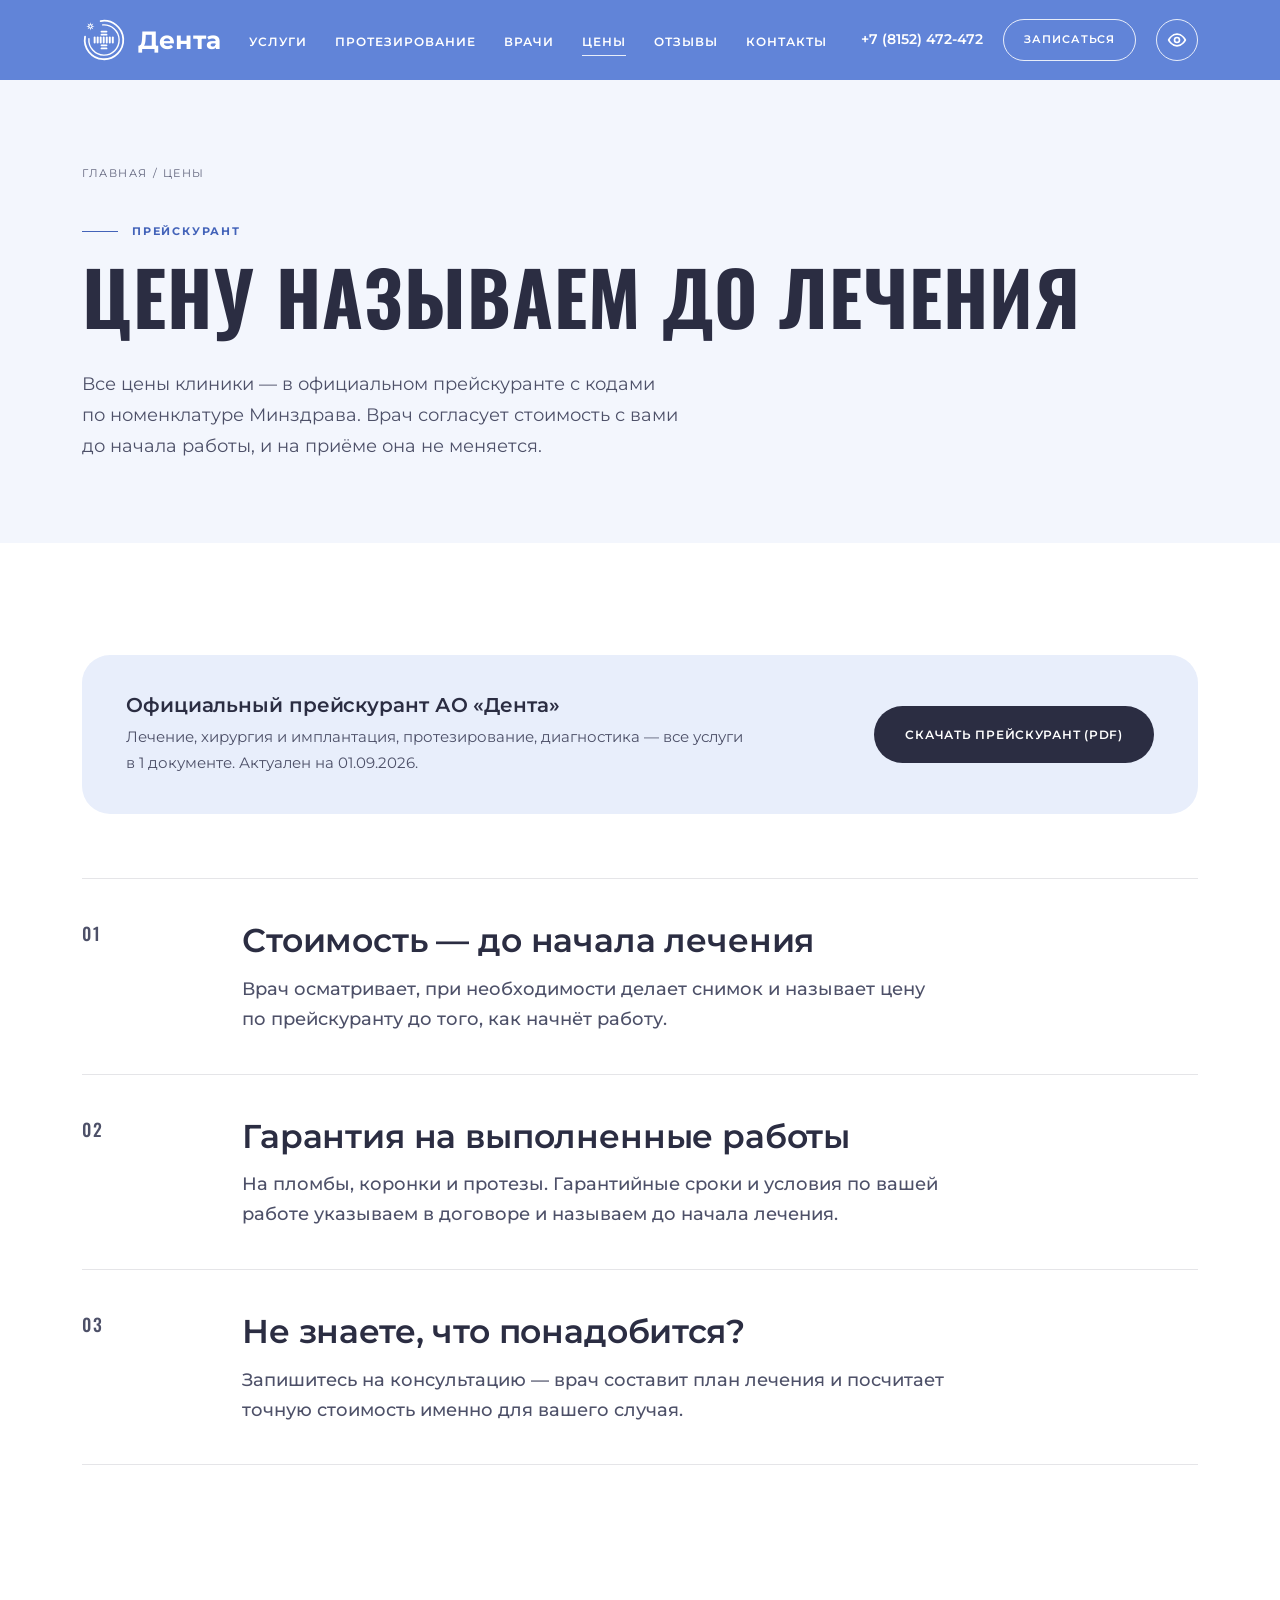
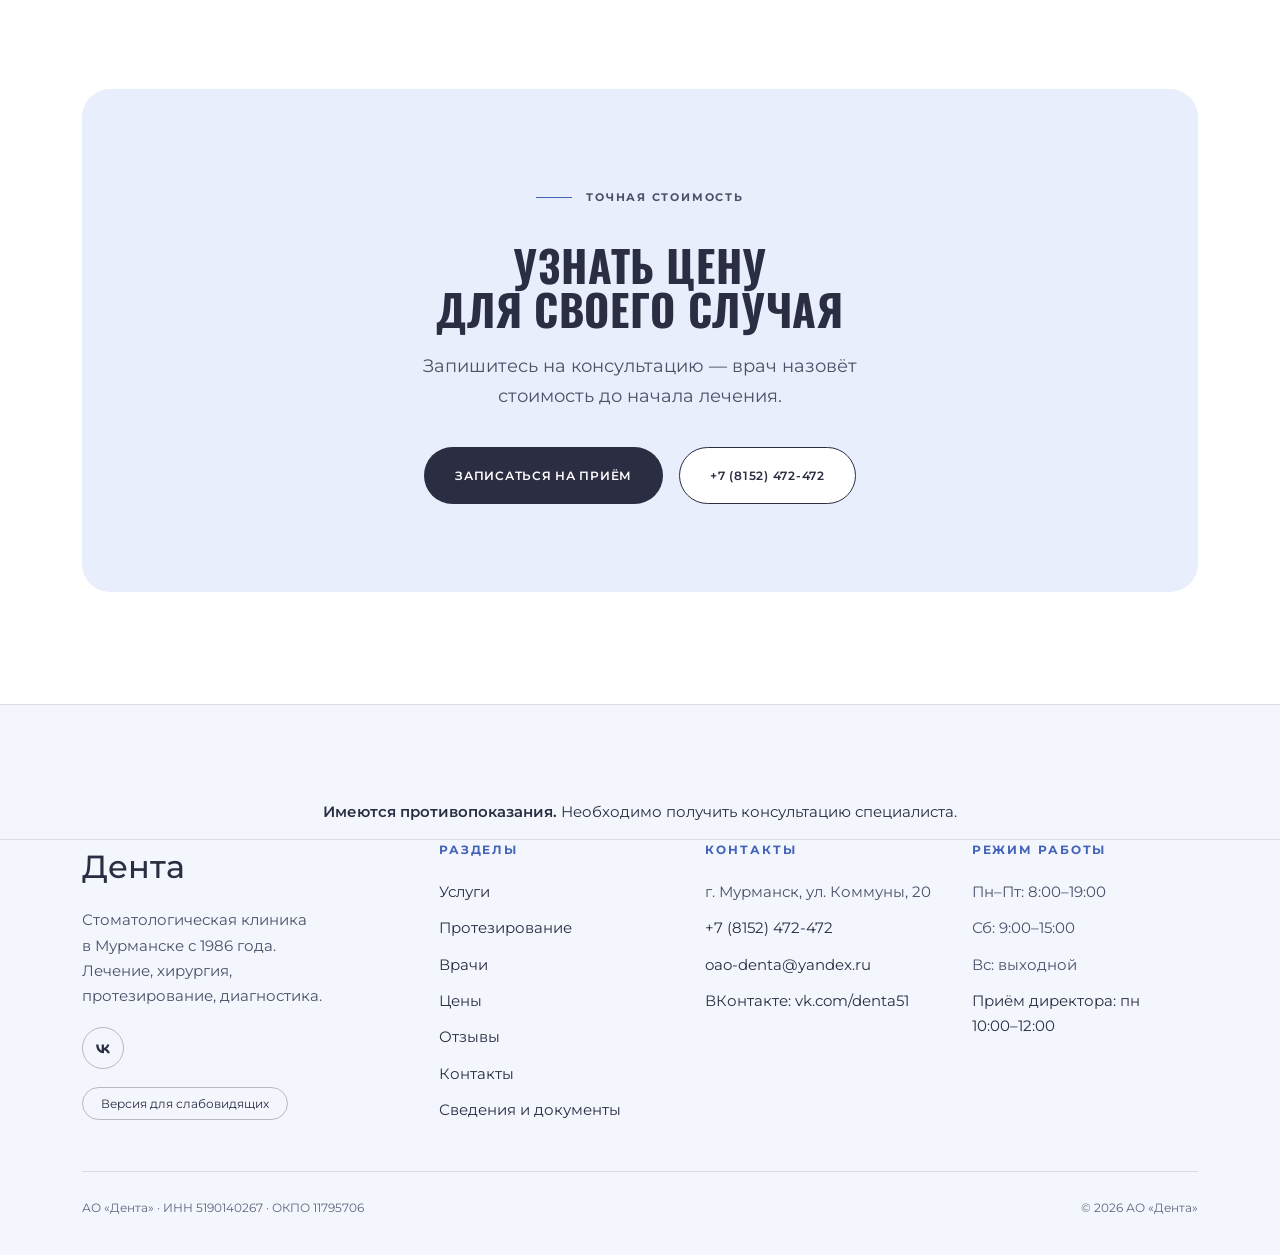
<file: tseny.html>
<!DOCTYPE html>
<html lang="ru">
<head>
<meta charset="UTF-8">
<meta name="viewport" content="width=device-width, initial-scale=1.0">
<title>Цены — Дента, стоматология в Мурманске</title>
<meta name="description" content="Цены стоматологии «Дента» в Мурманске — официальный прейскурант в PDF. Стоимость лечения называем до начала работы, на приёме она не меняется. Гарантия на выполненные работы — по договору.">
<link rel="icon" href="data:image/svg+xml,%3Csvg xmlns='http://www.w3.org/2000/svg' viewBox='0 0 64 64'%3E%3Ccircle cx='32' cy='32' r='32' fill='%236184D8'/%3E%3Cg fill='%23ffffff'%3E%3Crect x='26' y='14' width='12' height='36' rx='4'/%3E%3Crect x='14' y='26' width='36' height='12' rx='4'/%3E%3C/g%3E%3C/svg%3E">
<meta name="theme-color" content="#6184D8">
<link rel="canonical" href="https://dobermantrader.github.io/denta-site/tseny.html">
<meta property="og:type" content="website">
<meta property="og:locale" content="ru_RU">
<meta property="og:site_name" content="Стоматология «Дента», Мурманск">
<meta property="og:title" content="Цены — Дента, стоматология в Мурманске">
<meta property="og:description" content="Цены стоматологии «Дента» в Мурманске — официальный прейскурант в PDF. Стоимость лечения называем до начала работы, на приёме она не меняется. Гарантия на выполненные работы — по договору.">
<meta property="og:url" content="https://dobermantrader.github.io/denta-site/tseny.html">
<meta property="og:image" content="https://dobermantrader.github.io/denta-site/assets/img/doctors/pitaleva.jpg">
<meta name="twitter:card" content="summary_large_image">
<link rel="preload" href="assets/fonts/Montserrat-cyrillic-400.woff2" as="font" type="font/woff2" crossorigin>
<link rel="preload" href="assets/fonts/Oswald-cyrillic-500.woff2" as="font" type="font/woff2" crossorigin>
<link rel="stylesheet" href="assets/css/fonts.css?v=43">
<link rel="stylesheet" href="assets/css/style.css?v=43">
<script type="application/ld+json">
{"@context":"https://schema.org","@type":"Dentist","name":"Стоматология «Дента»","legalName":"АО «Дента»","url":"https://dobermantrader.github.io/denta-site/","image":"https://dobermantrader.github.io/denta-site/assets/img/doctors/pitaleva.jpg","telephone":"+7-8152-47-24-72","email":"oao-denta@yandex.ru","foundingDate":"1986","address":{"@type":"PostalAddress","streetAddress":"ул. Коммуны, 20","addressLocality":"Мурманск","postalCode":"183038","addressCountry":"RU"},"openingHoursSpecification":[{"@type":"OpeningHoursSpecification","dayOfWeek":["Monday","Tuesday","Wednesday","Thursday","Friday"],"opens":"08:00","closes":"19:00"},{"@type":"OpeningHoursSpecification","dayOfWeek":"Saturday","opens":"09:00","closes":"15:00"}],"sameAs":["https://vk.com/denta51"],"priceRange":"₽₽"}
</script>
</head>
<body>
<a class="skip-link" href="#main">Перейти к содержимому</a>

<header class="site-header">
  <div class="container">
    <a class="brand" href="index.html">
      <svg class="brand__mark" viewBox="0 0 64 64" aria-hidden="true">
        <path d="M27.14 4.43 A28 28 0 1 1 4.43 27.14" fill="none" stroke="#33231f" stroke-width="2.6" stroke-linecap="round"/>
        <path d="M30.08 10.08 A22 22 0 1 1 10.08 30.08" fill="none" stroke="#836a2c" stroke-width="2" stroke-linecap="round"/>
        <g transform="translate(12.2 12.2)"><path d="M6,0 L2.31,.96 L4.24,4.24 L.96,2.31 L0,6 L-.96,2.31 L-4.24,4.24 L-2.31,.96 L-6,0 L-2.31,-.96 L-4.24,-4.24 L-.96,-2.31 L0,-6 L.96,-2.31 L4.24,-4.24 L2.31,-.96 Z" fill="#836a2c"/><circle r="1.5" fill="#fdfaf6"/></g>
        <g fill="#33231f"><rect x="17" y="27" width="2.8" height="10" rx="1.4"/><rect x="21.4" y="27" width="2.8" height="10" rx="1.4"/><rect x="25.8" y="27" width="2.8" height="10" rx="1.4"/><rect x="30.2" y="27" width="2.8" height="10" rx="1.4"/><rect x="34.6" y="27" width="2.8" height="10" rx="1.4"/><rect x="39" y="27" width="2.8" height="10" rx="1.4"/><rect x="43.4" y="27" width="2.8" height="10" rx="1.4"/><rect x="27" y="18.4" width="10" height="2.8" rx="1.4"/><rect x="27" y="22.8" width="10" height="2.8" rx="1.4"/><rect x="27" y="38.4" width="10" height="2.8" rx="1.4"/><rect x="27" y="42.8" width="10" height="2.8" rx="1.4"/></g>
      </svg>
      <span class="brand__text"><strong>Дента</strong><span>Мурманск · с 1986 года</span></span>
    </a>
    <nav class="main-nav" aria-label="Основная навигация">
      <ul class="main-nav__links">
        <li><a href="uslugi.html">Услуги</a></li>
        <li><a href="protezirovanie.html">Протезирование</a></li>
        <li><a href="vrachi.html">Врачи</a></li>
        <li><a href="tseny.html" aria-current="page">Цены</a></li>
        <li><a href="otzyvy.html">Отзывы</a></li>
        <li><a href="kontakty.html">Контакты</a></li>
      </ul>
      <div class="header-contacts">
        <a class="header-phone" href="tel:+78152472472">+7 (8152) 472-472</a>
        <a class="header-call" href="tel:+78152472472" aria-label="Позвонить +7 (8152) 472-472"><svg viewBox="0 0 24 24" aria-hidden="true"><path d="M6.6 10.8a15.1 15.1 0 0 0 6.6 6.6l2.2-2.2a1 1 0 0 1 1-.25c1.1.37 2.3.57 3.6.57a1 1 0 0 1 1 1V20a1 1 0 0 1-1 1A17 17 0 0 1 3 4a1 1 0 0 1 1-1h3.5a1 1 0 0 1 1 1c0 1.25.2 2.45.57 3.57a1 1 0 0 1-.25 1L6.6 10.8z"/></svg></a>
        <a class="btn btn--gold btn--sm" href="kontakty.html#zapis">Записаться</a>
        <button class="nav-toggle" aria-label="Открыть меню" aria-expanded="false">
          <span></span><span></span><span></span>
        </button>
      </div>
    </nav>
  </div>
</header>

<main id="main">

  <section class="page-hero">
    <div class="container">
      <p class="breadcrumb"><a href="index.html">Главная</a> / Цены</p>
      <p class="eyebrow">Прейскурант</p>
      <h1>Цену называем до лечения</h1>
      <p class="lede">Все цены клиники — в официальном прейскуранте с кодами по номенклатуре Минздрава. Врач согласует стоимость с вами до начала работы, и на приёме она не меняется.</p>
    </div>
  </section>

  <section class="section section--white">
    <div class="container">
      <div class="download-card">
        <div style="flex:1; min-width:260px;">
          <h3>Официальный прейскурант АО «Дента»</h3>
          <p>Лечение, хирургия и имплантация, протезирование, диагностика — все услуги в 1 документе. Актуален на 01.09.2026.</p>
        </div>
        <a class="btn btn--primary" href="assets/source/preyskurant_2026-09-01.pdf" target="_blank" rel="noopener">Скачать прейскурант (PDF)</a>
      </div>
      <div class="approach" style="margin-top:64px;">
        <div class="approach__row"><p class="approach__num">01</p><div><h3>Стоимость — до начала лечения</h3><p>Врач осматривает, при необходимости делает снимок и называет цену по прейскуранту до того, как начнёт работу.</p></div></div>
        <div class="approach__row"><p class="approach__num">02</p><div><h3>Гарантия на выполненные работы</h3>
          <p>На пломбы, коронки и протезы. Гарантийные сроки и условия по вашей работе указываем в договоре и называем до начала лечения.</p></div></div>
        <div class="approach__row"><p class="approach__num">03</p><div><h3>Не знаете, что понадобится?</h3><p>Запишитесь на консультацию — врач составит план лечения и посчитает точную стоимость именно для вашего случая.</p></div></div>
      </div>
    </div>
  </section>

  <section class="section">
    <div class="container">
      <div class="cta-band">
        <p class="eyebrow" style="justify-content:center;">Точная стоимость</p>
        <h2>Узнать цену для своего случая</h2>
        <p>Запишитесь на консультацию — врач назовёт стоимость до начала лечения.</p>
        <div class="cta-band__actions">
          <a class="btn btn--primary" href="kontakty.html#zapis">Записаться на приём</a>
          <a class="btn btn--outline" href="tel:+78152472472">+7 (8152) 472-472</a>
        </div>
      </div>
    </div>
  </section>

</main>


<footer class="site-footer">
  <div class="legal-strip"><div class="container"><p><b>Имеются противопоказания.</b> Необходимо получить консультацию специалиста.</p></div></div>
  <div class="container">
    <div class="footer-grid">
      <div>
        <p class="footer-brand">Дента</p>
        <p>Стоматологическая клиника в Мурманске с 1986 года. Лечение, хирургия, протезирование, диагностика.</p>
        <div class="social-links">
          <a href="https://vk.com/denta51" target="_blank" rel="noopener" aria-label="Дента ВКонтакте">
            <svg width="20" height="20" viewBox="0 0 24 24" fill="currentColor" aria-hidden="true"><path d="M12.7 18.2c-5.6 0-8.8-3.9-8.9-10.3h2.8c.1 4.7 2.2 6.7 3.8 7.1V7.9h2.7v4.1c1.6-.2 3.3-2 3.9-4.1h2.6c-.4 2.5-2.2 4.3-3.5 5 1.3.6 3.4 2.2 4.2 5.3h-2.9c-.6-1.9-2.1-3.4-4.2-3.6v3.6h-.5z"/></svg>
          </a>
        </div>
        <button type="button" class="a11y-link" data-a11y-toggle aria-pressed="false" style="margin-top:18px;">Версия для слабовидящих</button>
      </div>
      <div>
        <h4>Разделы</h4>
        <ul>
          <li><a href="uslugi.html">Услуги</a></li>
        <li><a href="protezirovanie.html">Протезирование</a></li>
          <li><a href="vrachi.html">Врачи</a></li>
          <li><a href="tseny.html">Цены</a></li>
          <li><a href="otzyvy.html">Отзывы</a></li>
          <li><a href="kontakty.html">Контакты</a></li>
          <li><a href="svedeniya.html">Сведения и документы</a></li>
        </ul>
      </div>
      <div>
        <h4>Контакты</h4>
        <ul>
          <li>г. Мурманск, ул. Коммуны, 20</li>
          <li><a href="tel:+78152472472">+7 (8152) 472-472</a></li>
          <li><a href="mailto:oao-denta@yandex.ru">oao-denta@yandex.ru</a></li>
          <li><a href="https://vk.com/denta51" target="_blank" rel="noopener">ВКонтакте: vk.com/denta51</a></li>
        </ul>
      </div>
      <div>
        <h4>Режим работы</h4>
        <ul>
          <li>Пн–Пт: 8:00–19:00</li>
          <li>Сб: 9:00–15:00</li>
          <li>Вс: выходной</li>
          <li><a href="svedeniya.html#priem">Приём директора: пн 10:00–12:00</a></li>
        </ul>
      </div>
    </div>
    <div class="footer-bottom">
      <span>АО «Дента» · ИНН 5190140267 · ОКПО 11795706</span>
      <span>© 2026 АО «Дента»</span>
    </div>
  </div>
</footer>

<script src="assets/js/main.js?v=43"></script>
<script src="assets/js/content.js?v=1" defer></script>
</body>
</html>
</file>
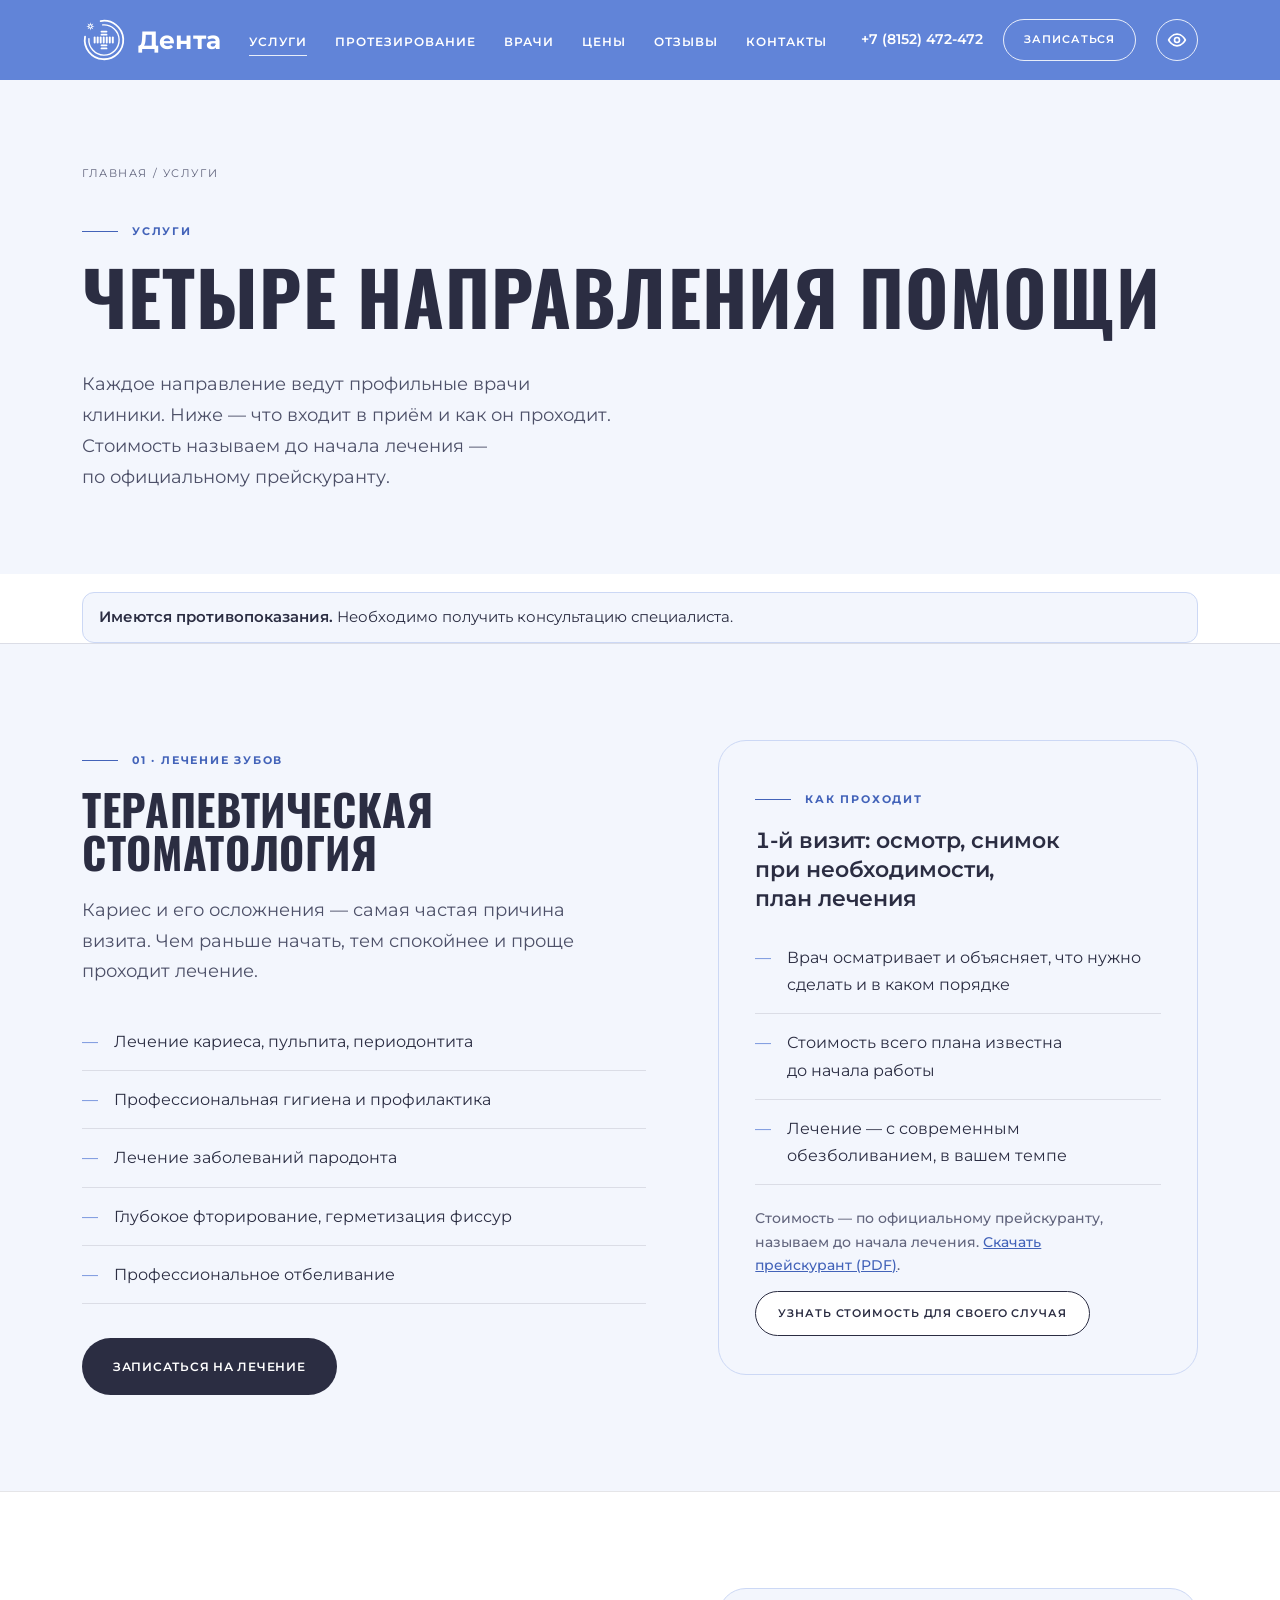
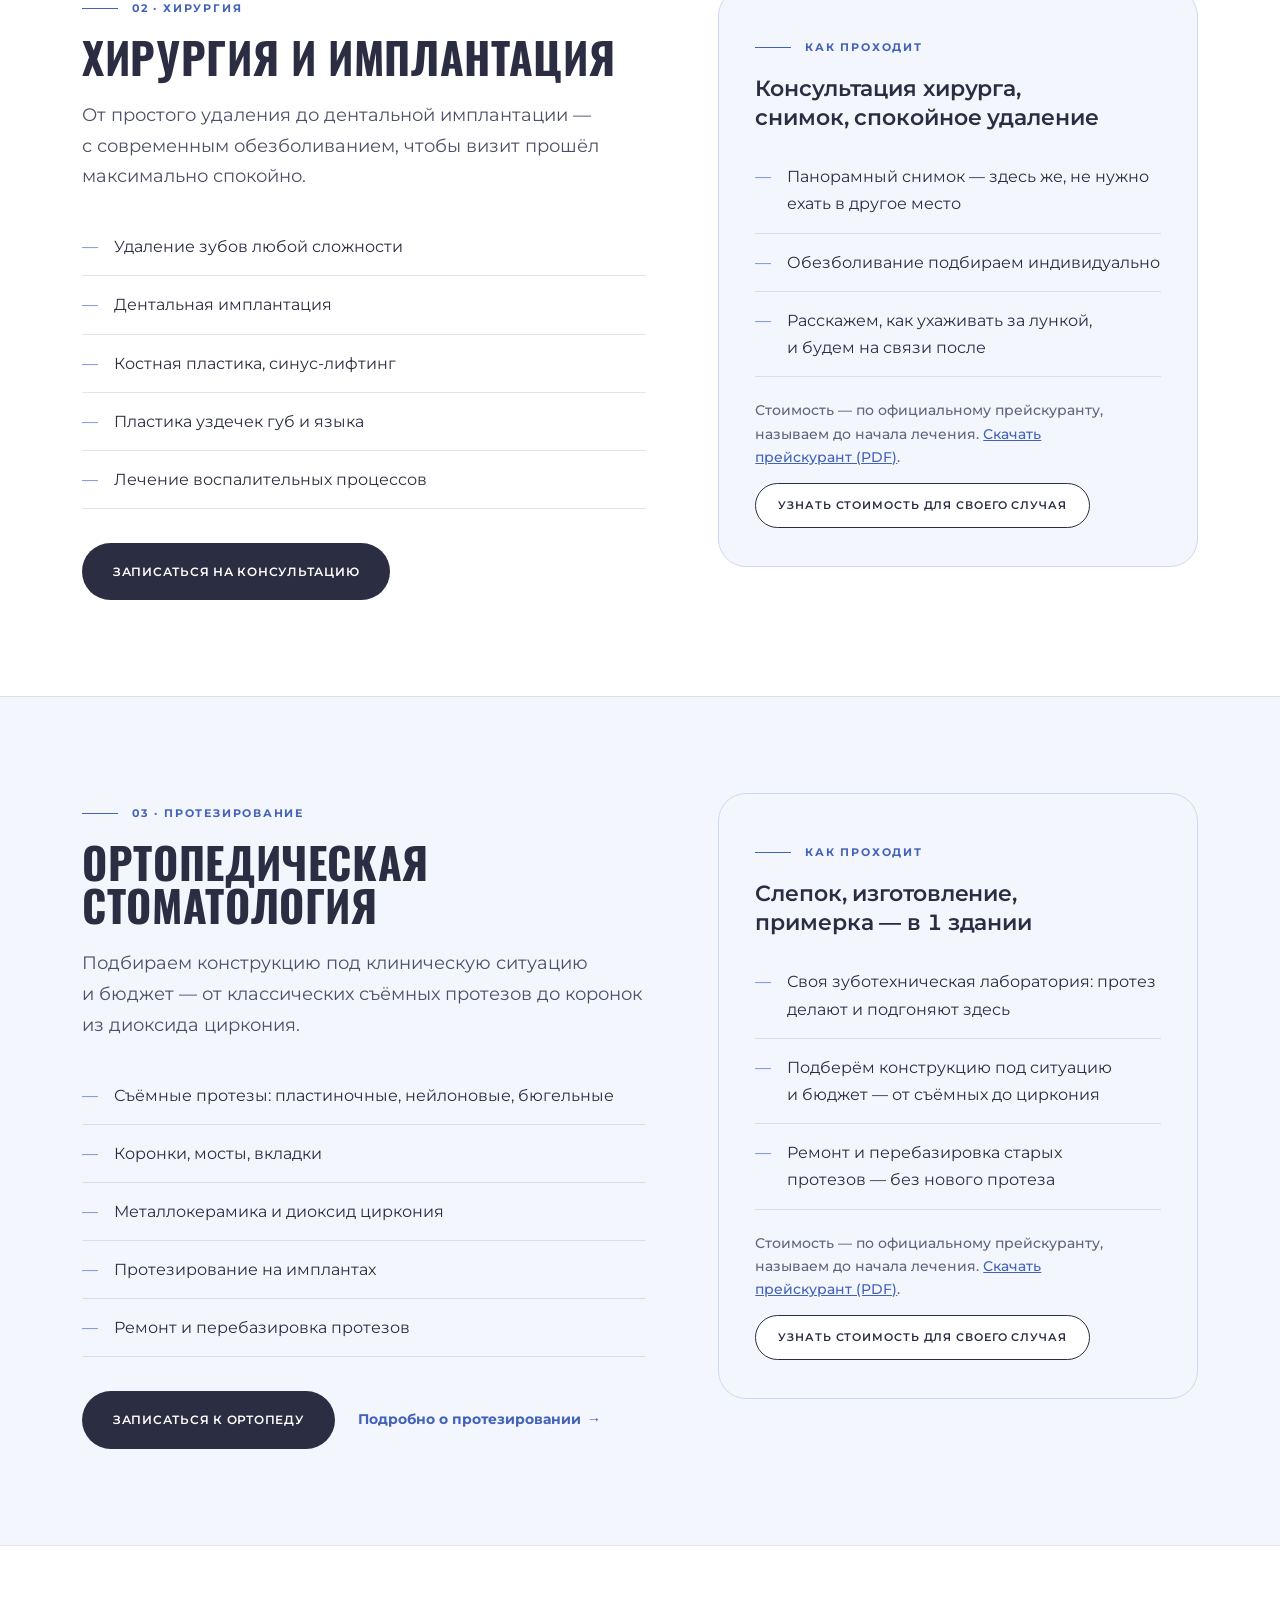
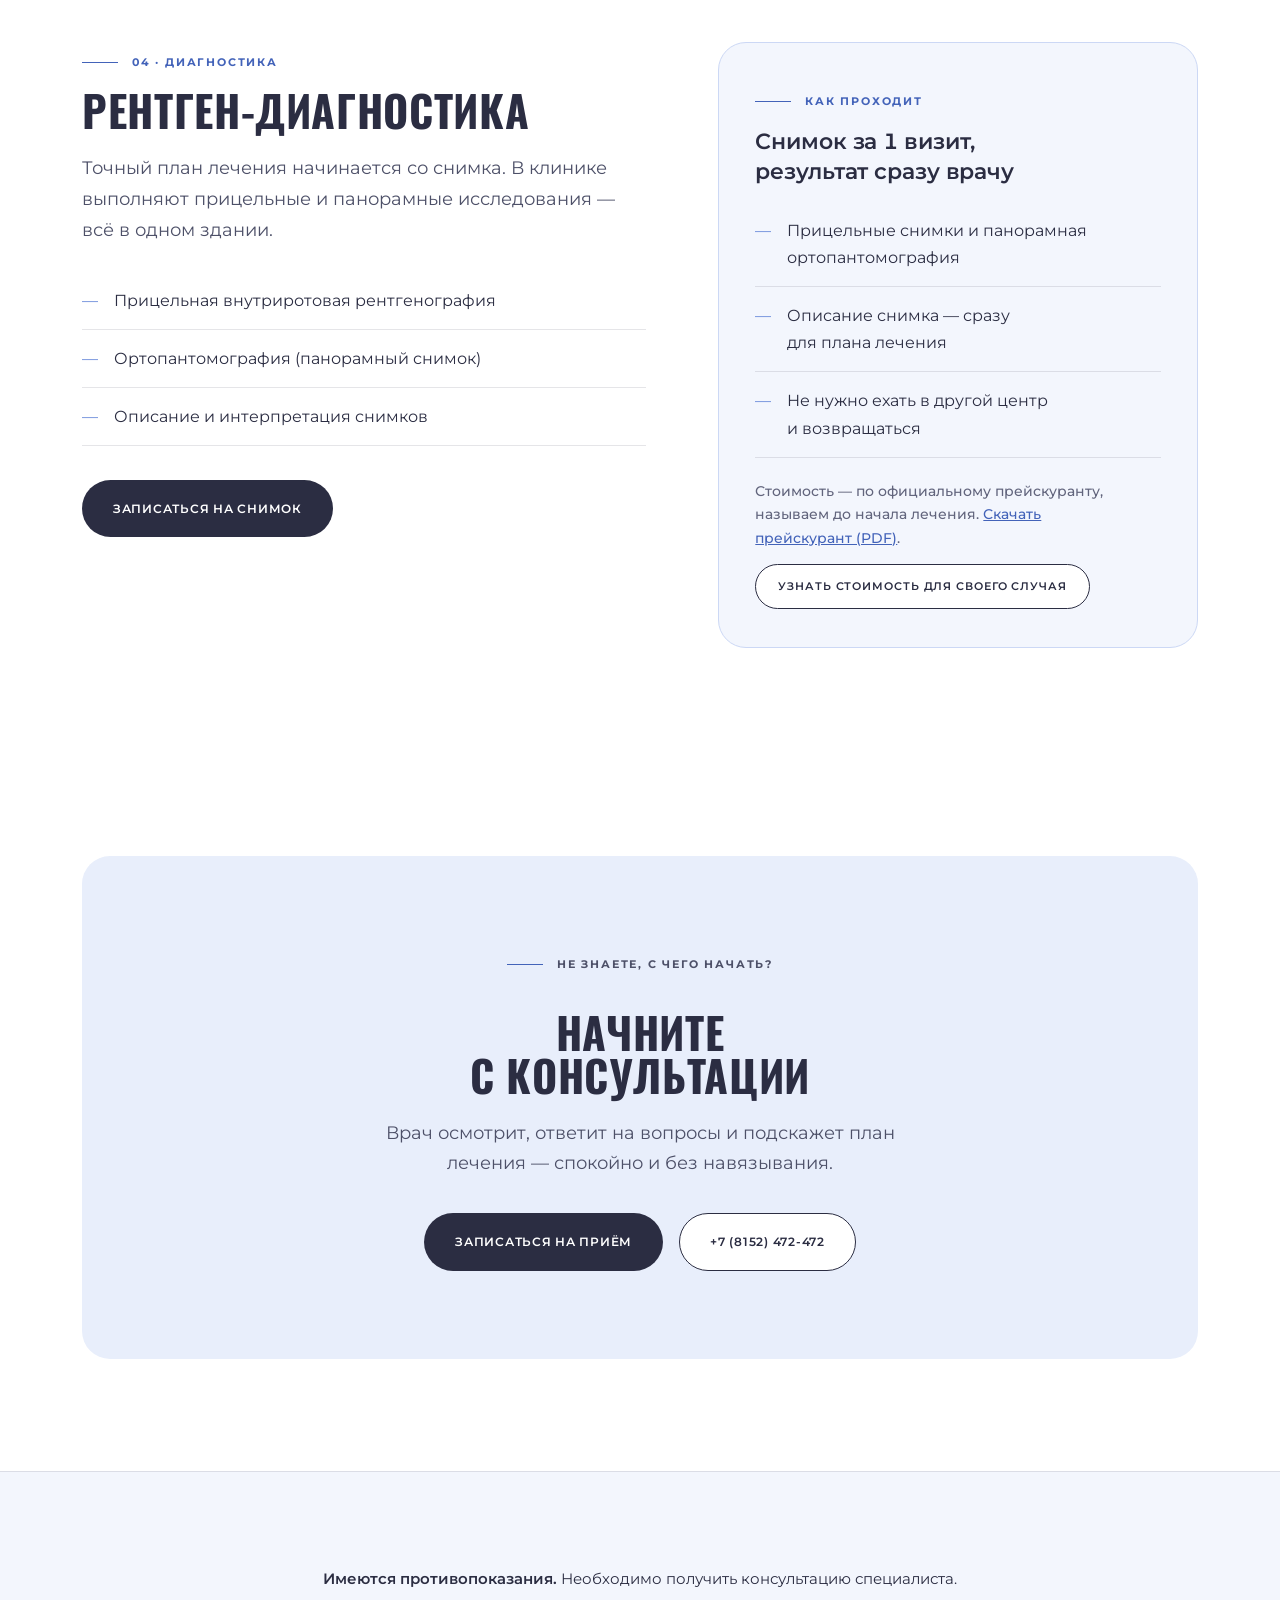
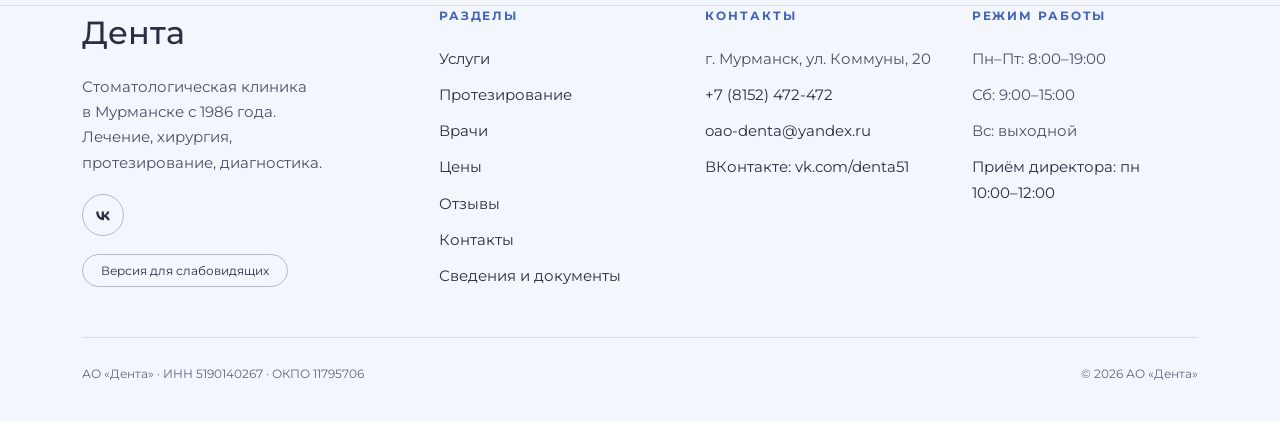
<file: uslugi.html>
<!DOCTYPE html>
<html lang="ru">
<head>
<meta charset="UTF-8">
<meta name="viewport" content="width=device-width, initial-scale=1.0">
<title>Услуги — Дента, стоматология в Мурманске</title>
<meta name="description" content="Услуги стоматологии «Дента» в Мурманске: лечение зубов, хирургия и имплантация, протезирование со своей зуботехнической лабораторией, рентген-диагностика. Стоимость называем до лечения, гарантия на работы по договору.">
<link rel="icon" href="data:image/svg+xml,%3Csvg xmlns='http://www.w3.org/2000/svg' viewBox='0 0 64 64'%3E%3Ccircle cx='32' cy='32' r='32' fill='%236184D8'/%3E%3Cg fill='%23ffffff'%3E%3Crect x='26' y='14' width='12' height='36' rx='4'/%3E%3Crect x='14' y='26' width='36' height='12' rx='4'/%3E%3C/g%3E%3C/svg%3E">
<meta name="theme-color" content="#6184D8">
<link rel="canonical" href="https://dobermantrader.github.io/denta-site/uslugi.html">
<meta property="og:type" content="website">
<meta property="og:locale" content="ru_RU">
<meta property="og:site_name" content="Стоматология «Дента», Мурманск">
<meta property="og:title" content="Услуги — Дента, стоматология в Мурманске">
<meta property="og:description" content="Услуги стоматологии «Дента» в Мурманске: лечение зубов, хирургия и имплантация, протезирование со своей зуботехнической лабораторией, рентген-диагностика. Стоимость называем до лечения, гарантия на работы по договору.">
<meta property="og:url" content="https://dobermantrader.github.io/denta-site/uslugi.html">
<meta property="og:image" content="https://dobermantrader.github.io/denta-site/assets/img/doctors/pitaleva.jpg">
<meta name="twitter:card" content="summary_large_image">
<link rel="preload" href="assets/fonts/Montserrat-cyrillic-400.woff2" as="font" type="font/woff2" crossorigin>
<link rel="preload" href="assets/fonts/Oswald-cyrillic-500.woff2" as="font" type="font/woff2" crossorigin>
<link rel="stylesheet" href="assets/css/fonts.css?v=43">
<link rel="stylesheet" href="assets/css/style.css?v=43">
<script type="application/ld+json">
{"@context":"https://schema.org","@type":"Dentist","name":"Стоматология «Дента»","legalName":"АО «Дента»","url":"https://dobermantrader.github.io/denta-site/","image":"https://dobermantrader.github.io/denta-site/assets/img/doctors/pitaleva.jpg","telephone":"+7-8152-47-24-72","email":"oao-denta@yandex.ru","foundingDate":"1986","address":{"@type":"PostalAddress","streetAddress":"ул. Коммуны, 20","addressLocality":"Мурманск","postalCode":"183038","addressCountry":"RU"},"openingHoursSpecification":[{"@type":"OpeningHoursSpecification","dayOfWeek":["Monday","Tuesday","Wednesday","Thursday","Friday"],"opens":"08:00","closes":"19:00"},{"@type":"OpeningHoursSpecification","dayOfWeek":"Saturday","opens":"09:00","closes":"15:00"}],"sameAs":["https://vk.com/denta51"],"priceRange":"₽₽"}
</script>
</head>
<body>
<a class="skip-link" href="#main">Перейти к содержимому</a>

<header class="site-header">
  <div class="container">
    <a class="brand" href="index.html">
      <svg class="brand__mark" viewBox="0 0 64 64" aria-hidden="true">
        <path d="M27.14 4.43 A28 28 0 1 1 4.43 27.14" fill="none" stroke="#33231f" stroke-width="2.6" stroke-linecap="round"/>
        <path d="M30.08 10.08 A22 22 0 1 1 10.08 30.08" fill="none" stroke="#836a2c" stroke-width="2" stroke-linecap="round"/>
        <g transform="translate(12.2 12.2)"><path d="M6,0 L2.31,.96 L4.24,4.24 L.96,2.31 L0,6 L-.96,2.31 L-4.24,4.24 L-2.31,.96 L-6,0 L-2.31,-.96 L-4.24,-4.24 L-.96,-2.31 L0,-6 L.96,-2.31 L4.24,-4.24 L2.31,-.96 Z" fill="#836a2c"/><circle r="1.5" fill="#fdfaf6"/></g>
        <g fill="#33231f"><rect x="17" y="27" width="2.8" height="10" rx="1.4"/><rect x="21.4" y="27" width="2.8" height="10" rx="1.4"/><rect x="25.8" y="27" width="2.8" height="10" rx="1.4"/><rect x="30.2" y="27" width="2.8" height="10" rx="1.4"/><rect x="34.6" y="27" width="2.8" height="10" rx="1.4"/><rect x="39" y="27" width="2.8" height="10" rx="1.4"/><rect x="43.4" y="27" width="2.8" height="10" rx="1.4"/><rect x="27" y="18.4" width="10" height="2.8" rx="1.4"/><rect x="27" y="22.8" width="10" height="2.8" rx="1.4"/><rect x="27" y="38.4" width="10" height="2.8" rx="1.4"/><rect x="27" y="42.8" width="10" height="2.8" rx="1.4"/></g>
      </svg>
      <span class="brand__text"><strong>Дента</strong><span>Мурманск · с 1986 года</span></span>
    </a>
    <nav class="main-nav" aria-label="Основная навигация">
      <ul class="main-nav__links">
        <li><a href="uslugi.html" aria-current="page">Услуги</a></li>
        <li><a href="protezirovanie.html">Протезирование</a></li>
        <li><a href="vrachi.html">Врачи</a></li>
        <li><a href="tseny.html">Цены</a></li>
        <li><a href="otzyvy.html">Отзывы</a></li>
        <li><a href="kontakty.html">Контакты</a></li>
      </ul>
      <div class="header-contacts">
        <a class="header-phone" href="tel:+78152472472">+7 (8152) 472-472</a>
        <a class="header-call" href="tel:+78152472472" aria-label="Позвонить +7 (8152) 472-472"><svg viewBox="0 0 24 24" aria-hidden="true"><path d="M6.6 10.8a15.1 15.1 0 0 0 6.6 6.6l2.2-2.2a1 1 0 0 1 1-.25c1.1.37 2.3.57 3.6.57a1 1 0 0 1 1 1V20a1 1 0 0 1-1 1A17 17 0 0 1 3 4a1 1 0 0 1 1-1h3.5a1 1 0 0 1 1 1c0 1.25.2 2.45.57 3.57a1 1 0 0 1-.25 1L6.6 10.8z"/></svg></a>
        <a class="btn btn--gold btn--sm" href="kontakty.html#zapis">Записаться</a>
        <button class="nav-toggle" aria-label="Открыть меню" aria-expanded="false">
          <span></span><span></span><span></span>
        </button>
      </div>
    </nav>
  </div>
</header>

<main id="main">

  <section class="page-hero">
    <div class="container">
      <p class="breadcrumb"><a href="index.html">Главная</a> / Услуги</p>
      <p class="eyebrow">Услуги</p>
      <h1>Четыре направления помощи</h1>
      <p class="lede">Каждое направление ведут профильные врачи клиники. Ниже — что входит в приём и как он проходит. Стоимость называем до начала лечения — по официальному прейскуранту.</p>
    </div>
  </section>
  <div class="container"><p class="legal-warning"><b>Имеются противопоказания.</b> Необходимо получить консультацию специалиста.</p></div>

  <section class="service-block service-block--tint" id="terapiya">
    <div class="container">
      <div class="service-block__grid">
        <div>
          <p class="eyebrow">01 · Лечение зубов</p>
          <h2>Терапевтическая стоматология</h2>
          <p class="lede">Кариес и его осложнения — самая частая причина визита. Чем раньше начать, тем спокойнее и проще проходит лечение.</p>
          <ul class="service-block__list">
            <li>Лечение кариеса, пульпита, периодонтита</li>
            <li>Профессиональная гигиена и профилактика</li>
            <li>Лечение заболеваний пародонта</li>
            <li>Глубокое фторирование, герметизация фиссур</li>
            <li>Профессиональное отбеливание</li>
          </ul>
          <a class="btn btn--primary" href="kontakty.html#zapis" data-service="Лечение кариеса">Записаться на лечение</a>
        </div>
        <div class="mini-price">
          <p class="eyebrow">Как проходит</p>
          <h3>1-й визит: осмотр, снимок при необходимости, план лечения</h3>
          <ul class="service-block__list" style="margin:16px 0 22px;"><li>Врач осматривает и объясняет, что нужно сделать и в каком порядке</li><li>Стоимость всего плана известна до начала работы</li><li>Лечение — с современным обезболиванием, в вашем темпе</li></ul>
          <p class="price-note">Стоимость — по официальному прейскуранту, называем до начала лечения. <a href="assets/source/preyskurant_2026-09-01.pdf" target="_blank" rel="noopener">Скачать прейскурант (PDF)</a>.</p>
          <a class="btn btn--outline btn--sm" href="kontakty.html#zapis" data-service="Лечение кариеса">Узнать стоимость для своего случая</a>
        </div>
      </div>
    </div>
  </section>

  <section class="service-block" id="hirurgiya">
    <div class="container">
      <div class="service-block__grid">
        <div>
          <p class="eyebrow">02 · Хирургия</p>
          <h2>Хирургия и имплантация</h2>
          <p class="lede">От простого удаления до дентальной имплантации — с современным обезболиванием, чтобы визит прошёл максимально спокойно.</p>
          <ul class="service-block__list">
            <li>Удаление зубов любой сложности</li>
            <li>Дентальная имплантация</li>
            <li>Костная пластика, синус-лифтинг</li>
            <li>Пластика уздечек губ и языка</li>
            <li>Лечение воспалительных процессов</li>
          </ul>
          <a class="btn btn--primary" href="kontakty.html#zapis" data-service="Удаление зуба">Записаться на консультацию</a>
        </div>
        <div class="mini-price">
          <p class="eyebrow">Как проходит</p>
          <h3>Консультация хирурга, снимок, спокойное удаление</h3>
          <ul class="service-block__list" style="margin:16px 0 22px;"><li>Панорамный снимок — здесь же, не нужно ехать в другое место</li><li>Обезболивание подбираем индивидуально</li><li>Расскажем, как ухаживать за лункой, и будем на связи после</li></ul>
          <p class="price-note">Стоимость — по официальному прейскуранту, называем до начала лечения. <a href="assets/source/preyskurant_2026-09-01.pdf" target="_blank" rel="noopener">Скачать прейскурант (PDF)</a>.</p>
          <a class="btn btn--outline btn--sm" href="kontakty.html#zapis" data-service="Удаление зуба">Узнать стоимость для своего случая</a>
        </div>
      </div>
    </div>
  </section>

  <section class="service-block service-block--tint" id="ortopediya">
    <div class="container">
      <div class="service-block__grid">
        <div>
          <p class="eyebrow">03 · Протезирование</p>
          <h2>Ортопедическая стоматология</h2>
          <p class="lede">Подбираем конструкцию под клиническую ситуацию и бюджет — от классических съёмных протезов до коронок из диоксида циркония.</p>
          <ul class="service-block__list">
            <li>Съёмные протезы: пластиночные, нейлоновые, бюгельные</li>
            <li>Коронки, мосты, вкладки</li>
            <li>Металлокерамика и диоксид циркония</li>
            <li>Протезирование на имплантах</li>
            <li>Ремонт и перебазировка протезов</li>
          </ul>
          <a class="btn btn--primary" href="kontakty.html#zapis" data-service="Протезирование / коронки">Записаться к ортопеду</a>
          <a class="section-link" href="protezirovanie.html" style="margin-left:18px;">Подробно о протезировании <span aria-hidden="true">→</span></a>
        </div>
        <div class="mini-price">
          <p class="eyebrow">Как проходит</p>
          <h3>Слепок, изготовление, примерка — в 1 здании</h3>
          <ul class="service-block__list" style="margin:16px 0 22px;"><li>Своя зуботехническая лаборатория: протез делают и подгоняют здесь</li><li>Подберём конструкцию под ситуацию и бюджет — от съёмных до циркония</li><li>Ремонт и перебазировка старых протезов — без нового протеза</li></ul>
          <p class="price-note">Стоимость — по официальному прейскуранту, называем до начала лечения. <a href="assets/source/preyskurant_2026-09-01.pdf" target="_blank" rel="noopener">Скачать прейскурант (PDF)</a>.</p>
          <a class="btn btn--outline btn--sm" href="kontakty.html#zapis" data-service="Протезирование / коронки">Узнать стоимость для своего случая</a>
        </div>
      </div>
    </div>
  </section>

  <section class="service-block" id="diagnostika">
    <div class="container">
      <div class="service-block__grid">
        <div>
          <p class="eyebrow">04 · Диагностика</p>
          <h2>Рентген-диагностика</h2>
          <p class="lede">Точный план лечения начинается со снимка. В клинике выполняют прицельные и панорамные исследования — всё в одном здании.</p>
          <ul class="service-block__list">
            <li>Прицельная внутриротовая рентгенография</li>
            <li>Ортопантомография (панорамный снимок)</li>
            <li>Описание и интерпретация снимков</li>
          </ul>
          <a class="btn btn--primary" href="kontakty.html#zapis" data-service="Снимок / диагностика">Записаться на снимок</a>
        </div>
        <div class="mini-price">
          <p class="eyebrow">Как проходит</p>
          <h3>Снимок за 1 визит, результат сразу врачу</h3>
          <ul class="service-block__list" style="margin:16px 0 22px;"><li>Прицельные снимки и панорамная ортопантомография</li><li>Описание снимка — сразу для плана лечения</li><li>Не нужно ехать в другой центр и возвращаться</li></ul>
          <p class="price-note">Стоимость — по официальному прейскуранту, называем до начала лечения. <a href="assets/source/preyskurant_2026-09-01.pdf" target="_blank" rel="noopener">Скачать прейскурант (PDF)</a>.</p>
          <a class="btn btn--outline btn--sm" href="kontakty.html#zapis" data-service="Снимок / диагностика">Узнать стоимость для своего случая</a>
        </div>
      </div>
    </div>
  </section>

  <section class="section">
    <div class="container">
      <div class="cta-band">
        <p class="eyebrow" style="justify-content:center;">Не знаете, с чего начать?</p>
        <h2>Начните с консультации</h2>
        <p>Врач осмотрит, ответит на вопросы и подскажет план лечения — спокойно и без навязывания.</p>
        <div class="cta-band__actions">
          <a class="btn btn--primary" href="kontakty.html#zapis">Записаться на приём</a>
          <a class="btn btn--outline" href="tel:+78152472472">+7 (8152) 472-472</a>
        </div>
      </div>
    </div>
  </section>

</main>


<footer class="site-footer">
  <div class="legal-strip"><div class="container"><p><b>Имеются противопоказания.</b> Необходимо получить консультацию специалиста.</p></div></div>
  <div class="container">
    <div class="footer-grid">
      <div>
        <p class="footer-brand">Дента</p>
        <p>Стоматологическая клиника в Мурманске с 1986 года. Лечение, хирургия, протезирование, диагностика.</p>
        <div class="social-links">
          <a href="https://vk.com/denta51" target="_blank" rel="noopener" aria-label="Дента ВКонтакте">
            <svg width="20" height="20" viewBox="0 0 24 24" fill="currentColor" aria-hidden="true"><path d="M12.7 18.2c-5.6 0-8.8-3.9-8.9-10.3h2.8c.1 4.7 2.2 6.7 3.8 7.1V7.9h2.7v4.1c1.6-.2 3.3-2 3.9-4.1h2.6c-.4 2.5-2.2 4.3-3.5 5 1.3.6 3.4 2.2 4.2 5.3h-2.9c-.6-1.9-2.1-3.4-4.2-3.6v3.6h-.5z"/></svg>
          </a>
        </div>
        <button type="button" class="a11y-link" data-a11y-toggle aria-pressed="false" style="margin-top:18px;">Версия для слабовидящих</button>
      </div>
      <div>
        <h4>Разделы</h4>
        <ul>
          <li><a href="uslugi.html">Услуги</a></li>
        <li><a href="protezirovanie.html">Протезирование</a></li>
          <li><a href="vrachi.html">Врачи</a></li>
          <li><a href="tseny.html">Цены</a></li>
          <li><a href="otzyvy.html">Отзывы</a></li>
          <li><a href="kontakty.html">Контакты</a></li>
          <li><a href="svedeniya.html">Сведения и документы</a></li>
        </ul>
      </div>
      <div>
        <h4>Контакты</h4>
        <ul>
          <li>г. Мурманск, ул. Коммуны, 20</li>
          <li><a href="tel:+78152472472">+7 (8152) 472-472</a></li>
          <li><a href="mailto:oao-denta@yandex.ru">oao-denta@yandex.ru</a></li>
          <li><a href="https://vk.com/denta51" target="_blank" rel="noopener">ВКонтакте: vk.com/denta51</a></li>
        </ul>
      </div>
      <div>
        <h4>Режим работы</h4>
        <ul>
          <li>Пн–Пт: 8:00–19:00</li>
          <li>Сб: 9:00–15:00</li>
          <li>Вс: выходной</li>
          <li><a href="svedeniya.html#priem">Приём директора: пн 10:00–12:00</a></li>
        </ul>
      </div>
    </div>
    <div class="footer-bottom">
      <span>АО «Дента» · ИНН 5190140267 · ОКПО 11795706</span>
      <span>© 2026 АО «Дента»</span>
    </div>
  </div>
</footer>

<script src="assets/js/main.js?v=43"></script>
<script src="assets/js/content.js?v=1" defer></script>
</body>
</html>
</file>
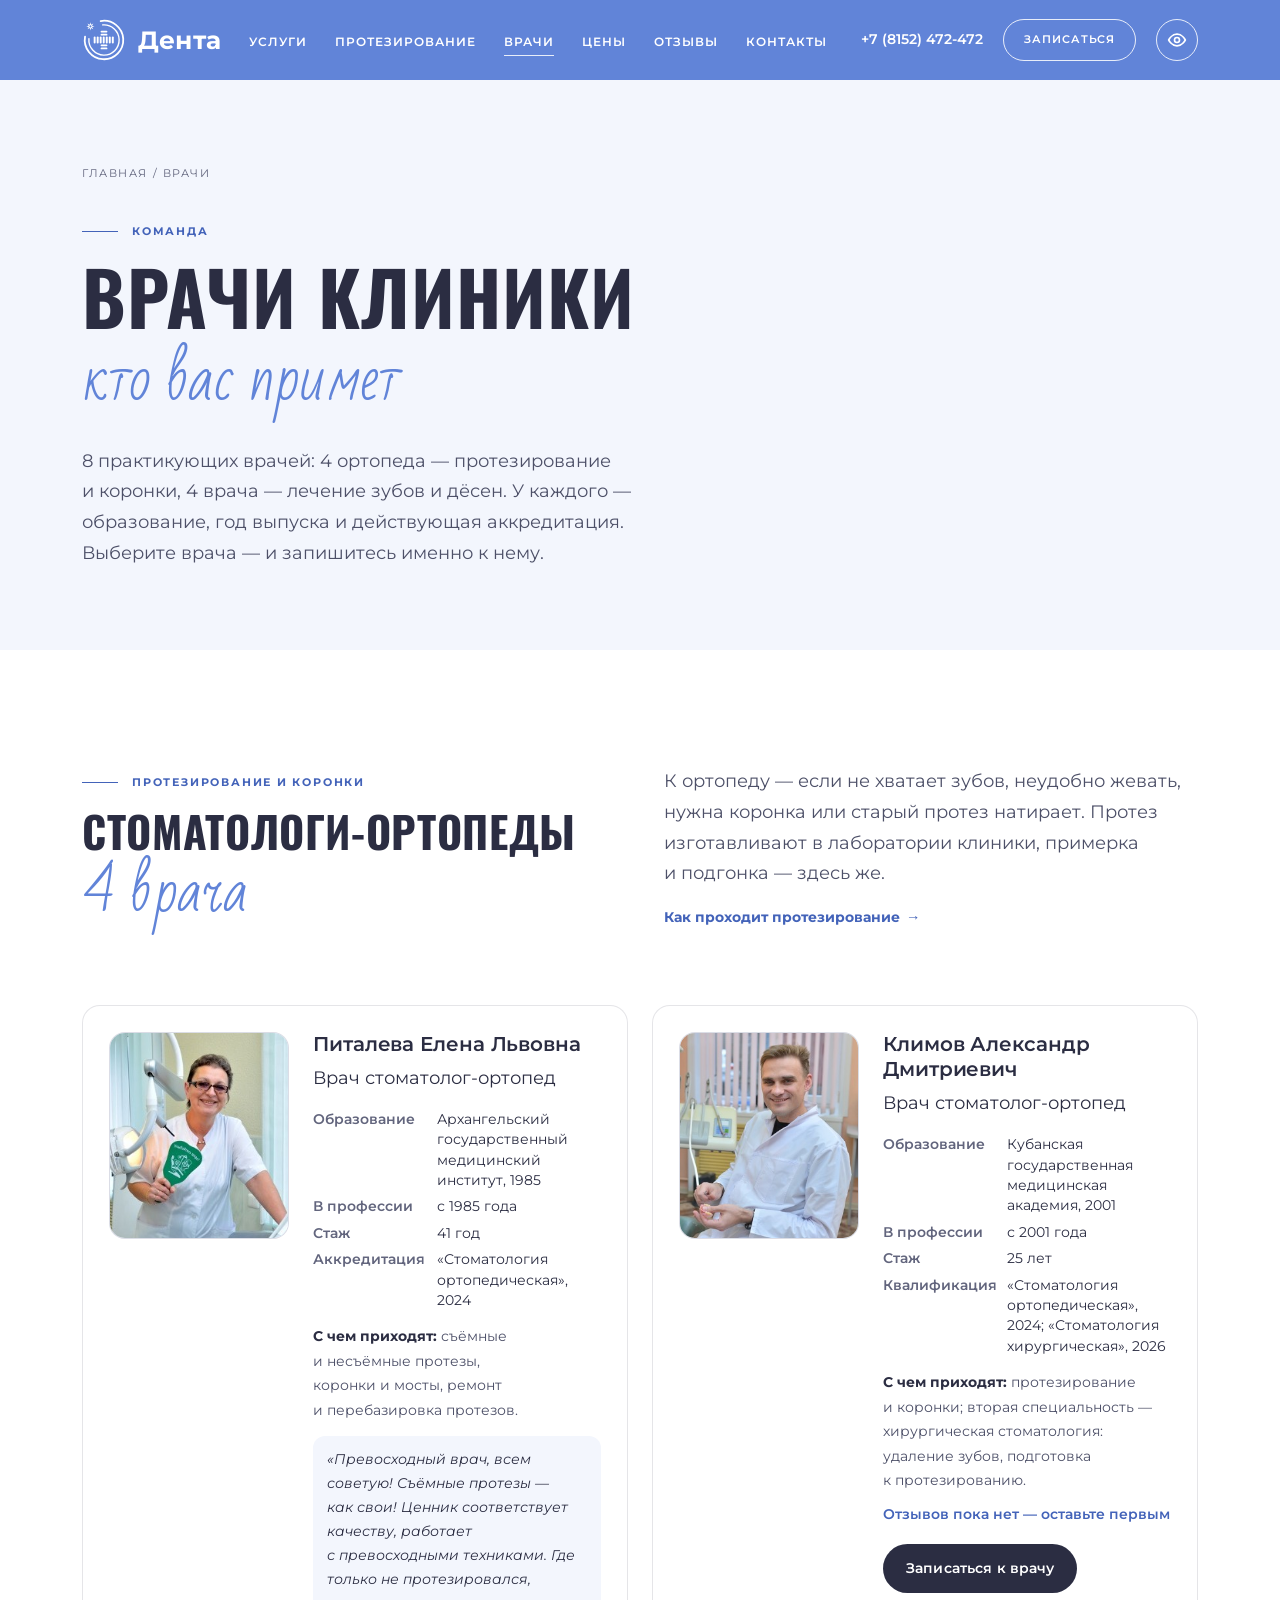
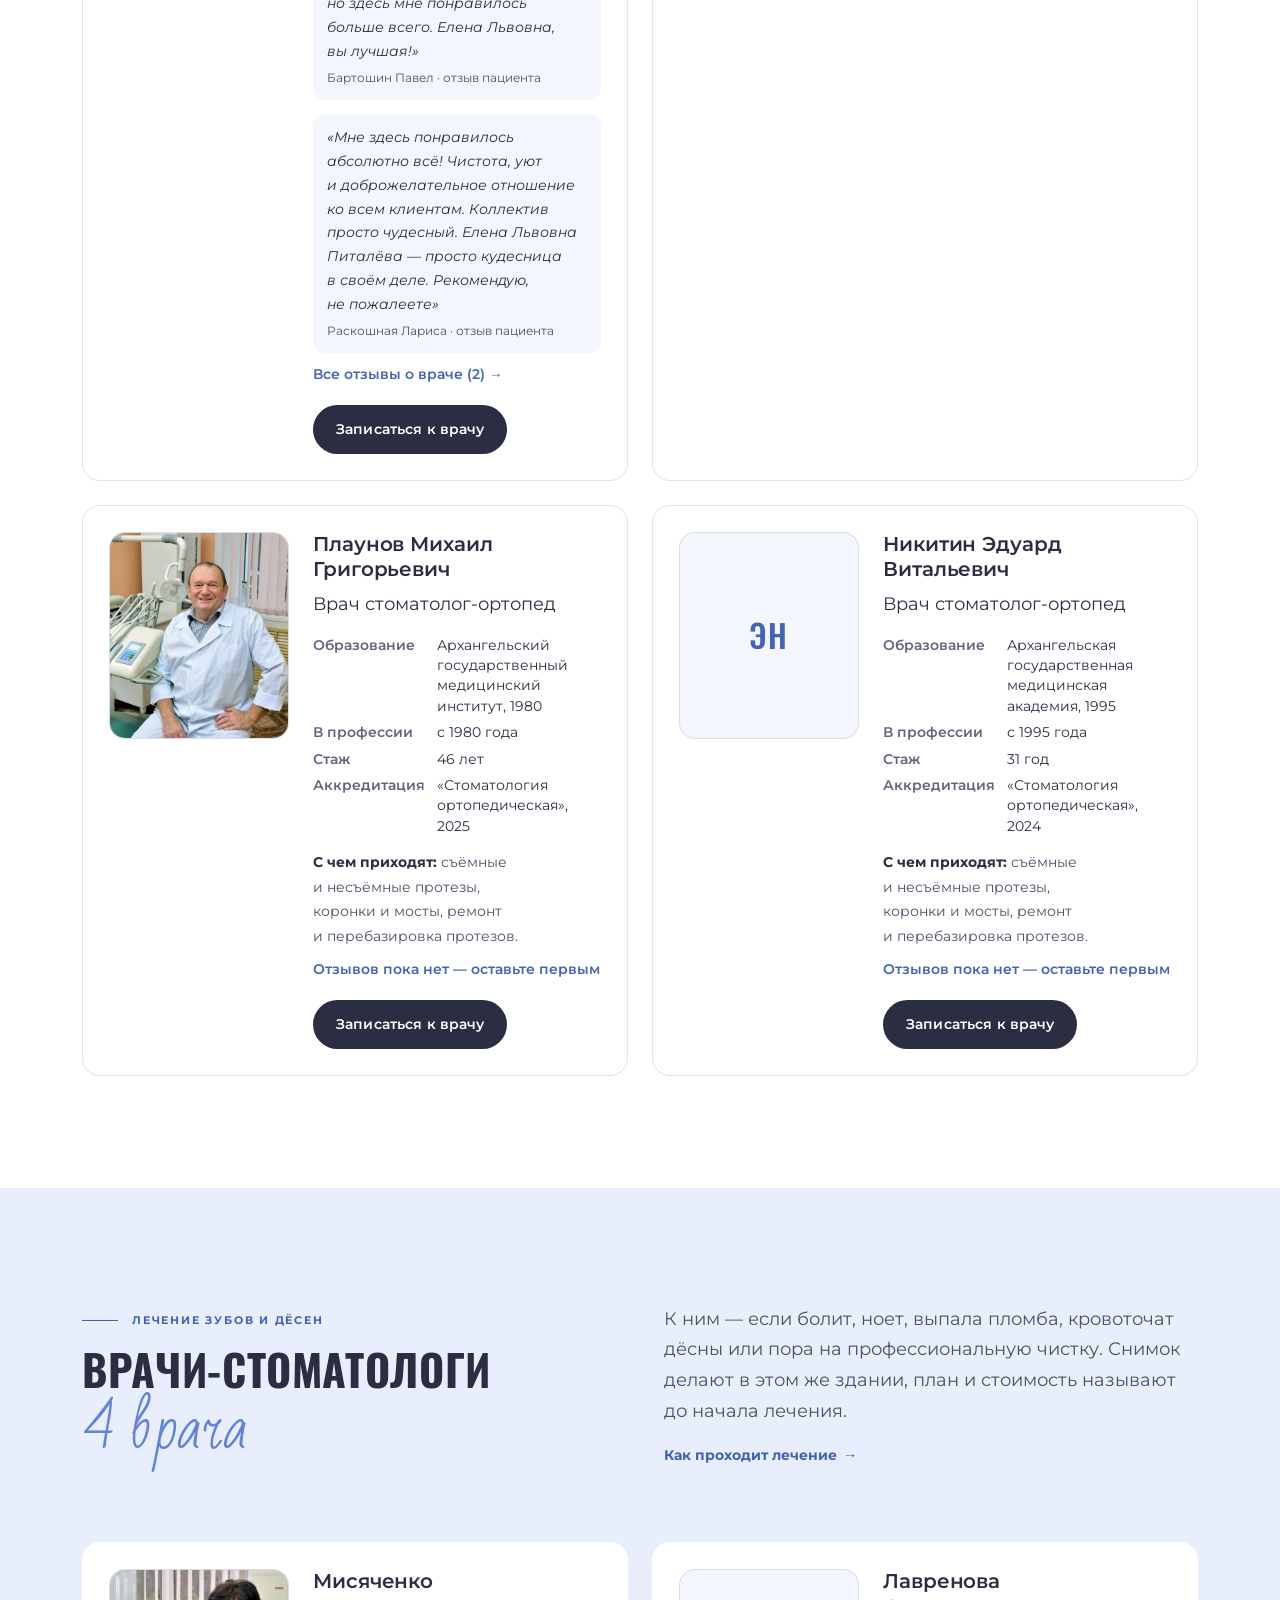
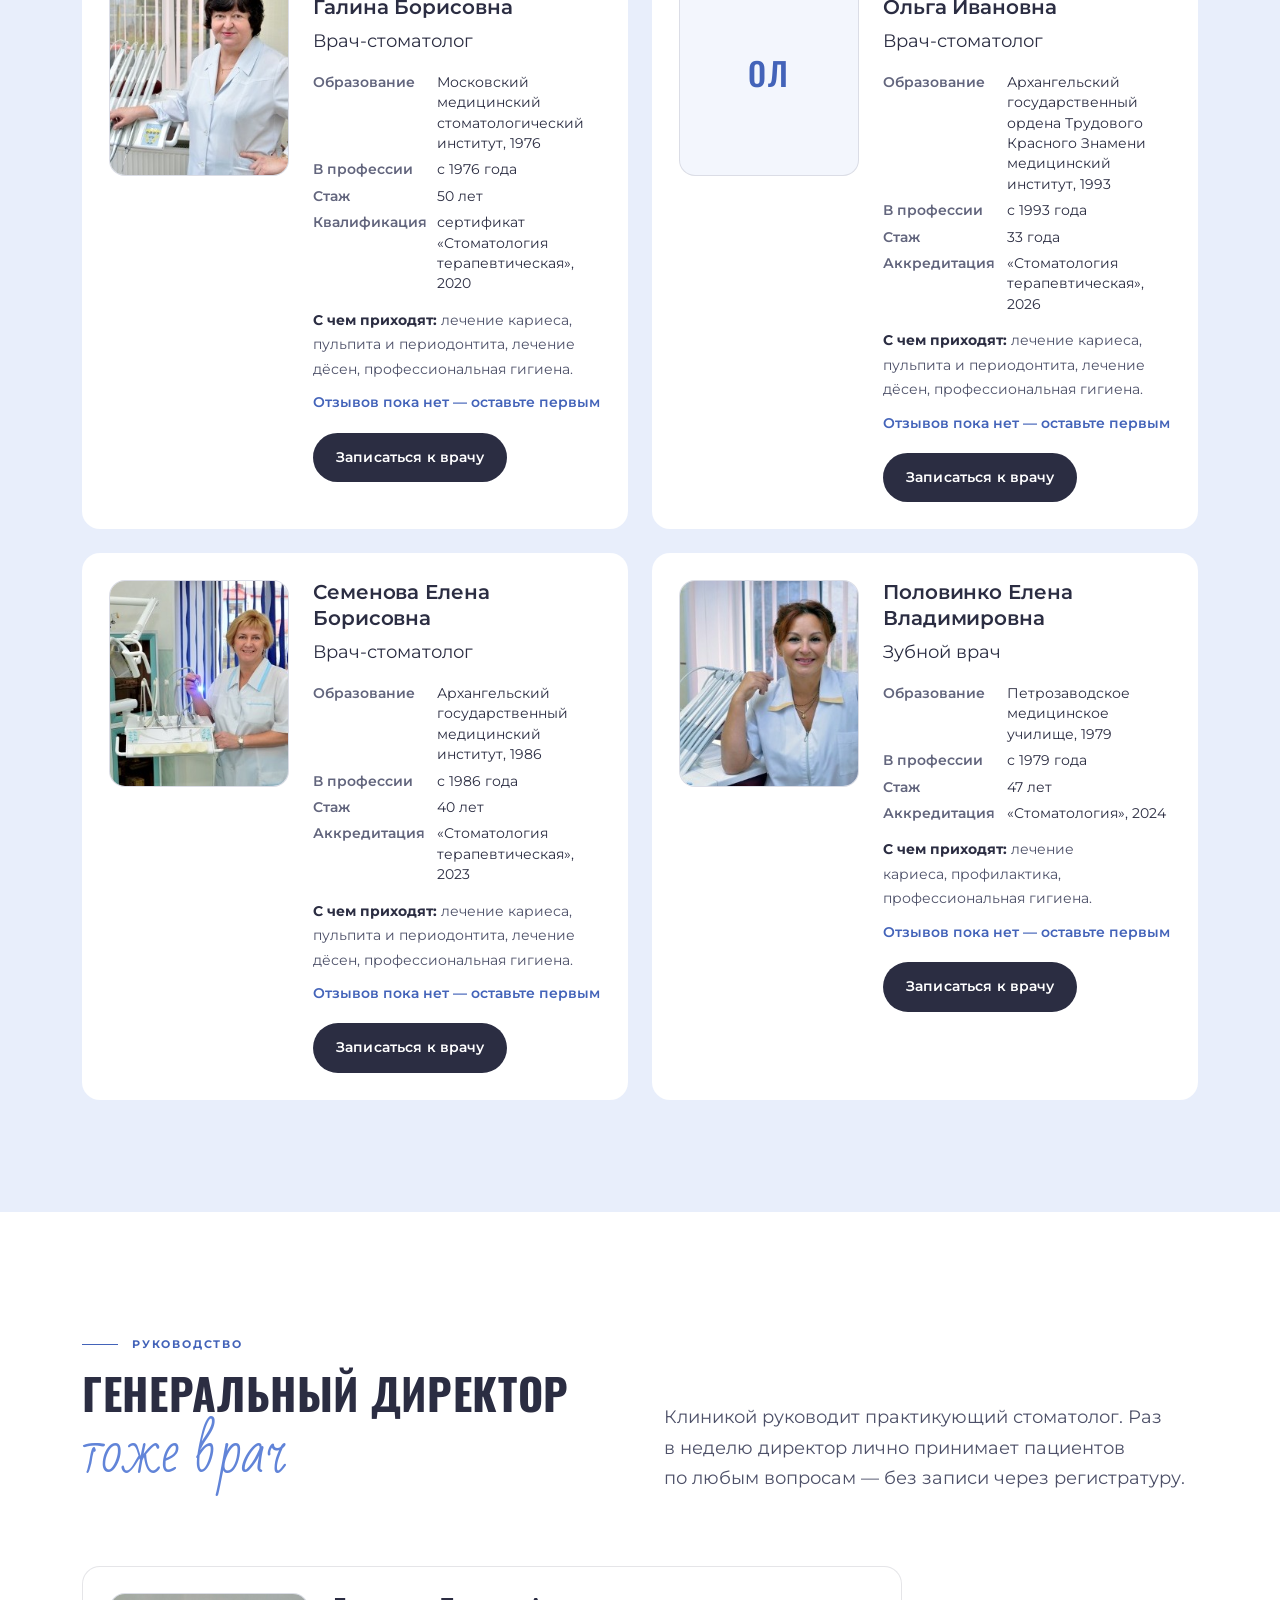
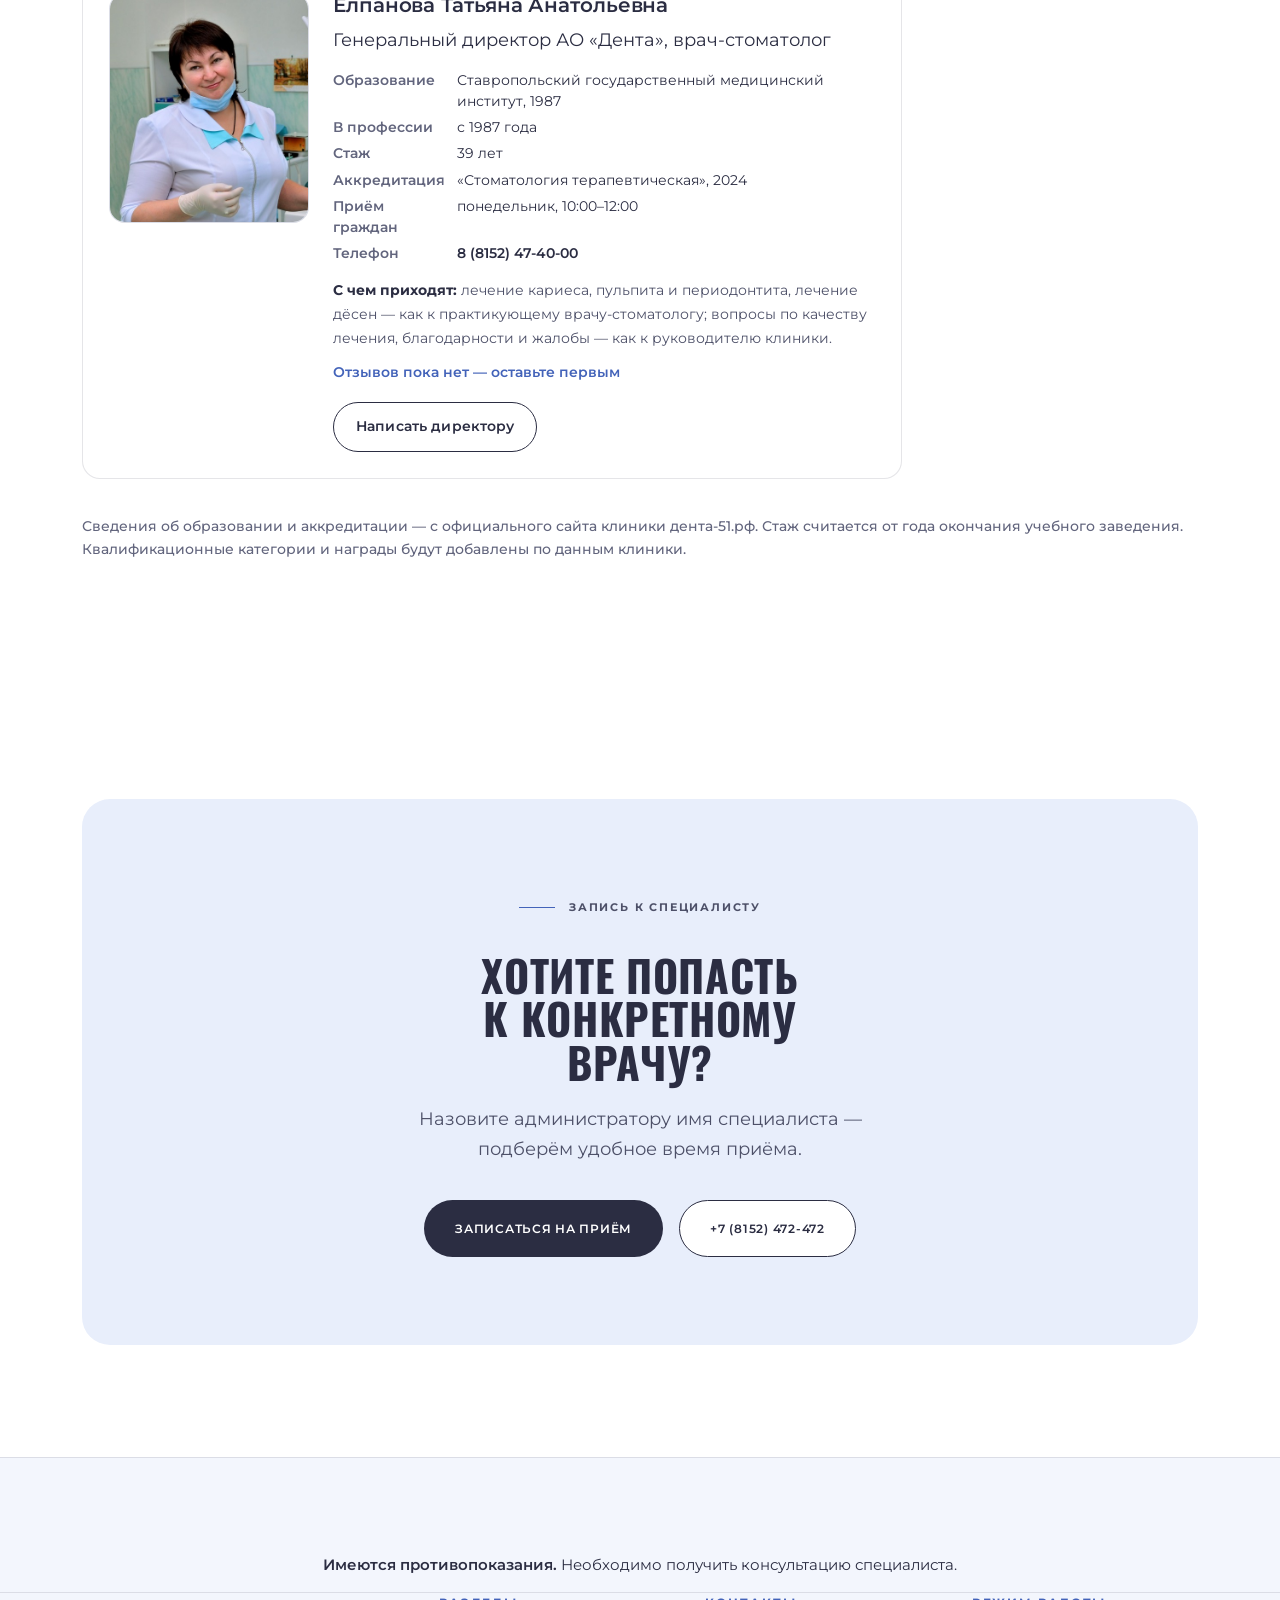
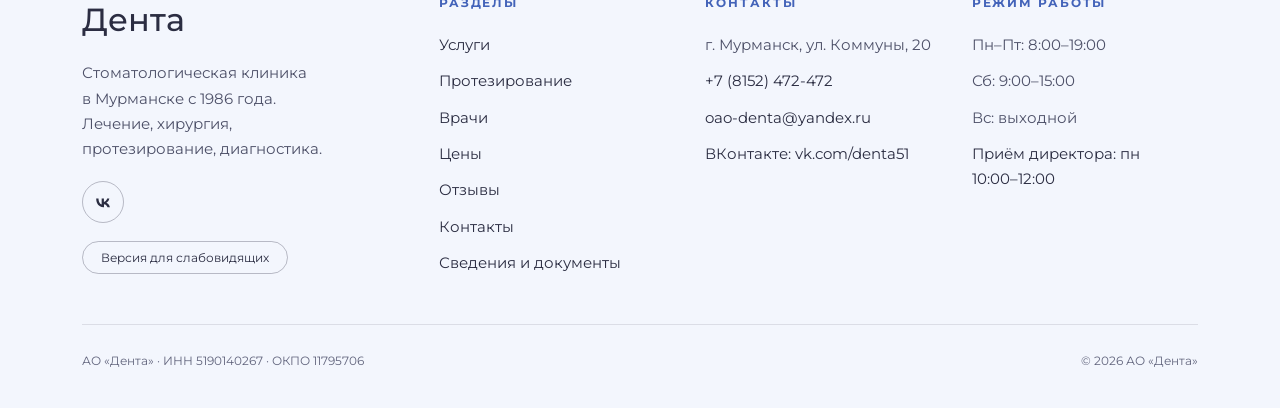
<file: vrachi.html>
<!DOCTYPE html>
<html lang="ru">
<head>
<meta charset="UTF-8">
<meta name="viewport" content="width=device-width, initial-scale=1.0">
<title>Врачи — Дента, стоматология в Мурманске</title>
<meta name="description" content="Врачи стоматологии «Дента» в Мурманске: 4 ортопеда (протезирование, коронки) и 4 врача по лечению зубов и дёсен. Выберите врача и запишитесь именно к нему.">
<link rel="icon" href="data:image/svg+xml,%3Csvg xmlns='http://www.w3.org/2000/svg' viewBox='0 0 64 64'%3E%3Ccircle cx='32' cy='32' r='32' fill='%236184D8'/%3E%3Cg fill='%23ffffff'%3E%3Crect x='26' y='14' width='12' height='36' rx='4'/%3E%3Crect x='14' y='26' width='36' height='12' rx='4'/%3E%3C/g%3E%3C/svg%3E">
<meta name="theme-color" content="#6184D8">
<link rel="canonical" href="https://dobermantrader.github.io/denta-site/vrachi.html">
<meta property="og:type" content="website">
<meta property="og:locale" content="ru_RU">
<meta property="og:site_name" content="Стоматология «Дента», Мурманск">
<meta property="og:title" content="Врачи — Дента, стоматология в Мурманске">
<meta property="og:description" content="Врачи стоматологии «Дента» в Мурманске: 4 ортопеда (протезирование, коронки) и 4 врача по лечению зубов и дёсен. Выберите врача и запишитесь именно к нему.">
<meta property="og:url" content="https://dobermantrader.github.io/denta-site/vrachi.html">
<meta property="og:image" content="https://dobermantrader.github.io/denta-site/assets/img/doctors/pitaleva.jpg">
<meta name="twitter:card" content="summary_large_image">
<link rel="preload" href="assets/fonts/Montserrat-cyrillic-400.woff2" as="font" type="font/woff2" crossorigin>
<link rel="preload" href="assets/fonts/Oswald-cyrillic-500.woff2" as="font" type="font/woff2" crossorigin>
<link rel="stylesheet" href="assets/css/fonts.css?v=43">
<link rel="stylesheet" href="assets/css/style.css?v=43">
<script type="application/ld+json">
{"@context":"https://schema.org","@type":"Dentist","name":"Стоматология «Дента»","legalName":"АО «Дента»","url":"https://dobermantrader.github.io/denta-site/","image":"https://dobermantrader.github.io/denta-site/assets/img/doctors/pitaleva.jpg","telephone":"+7-8152-47-24-72","email":"oao-denta@yandex.ru","foundingDate":"1986","address":{"@type":"PostalAddress","streetAddress":"ул. Коммуны, 20","addressLocality":"Мурманск","postalCode":"183038","addressCountry":"RU"},"openingHoursSpecification":[{"@type":"OpeningHoursSpecification","dayOfWeek":["Monday","Tuesday","Wednesday","Thursday","Friday"],"opens":"08:00","closes":"19:00"},{"@type":"OpeningHoursSpecification","dayOfWeek":"Saturday","opens":"09:00","closes":"15:00"}],"sameAs":["https://vk.com/denta51"],"priceRange":"₽₽"}
</script>
</head>
<body>
<a class="skip-link" href="#main">Перейти к содержимому</a>

<header class="site-header">
  <div class="container">
    <a class="brand" href="index.html">
      <svg class="brand__mark" viewBox="0 0 64 64" aria-hidden="true">
        <path d="M27.14 4.43 A28 28 0 1 1 4.43 27.14" fill="none" stroke="#33231f" stroke-width="2.6" stroke-linecap="round"/>
        <path d="M30.08 10.08 A22 22 0 1 1 10.08 30.08" fill="none" stroke="#836a2c" stroke-width="2" stroke-linecap="round"/>
        <g transform="translate(12.2 12.2)"><path d="M6,0 L2.31,.96 L4.24,4.24 L.96,2.31 L0,6 L-.96,2.31 L-4.24,4.24 L-2.31,.96 L-6,0 L-2.31,-.96 L-4.24,-4.24 L-.96,-2.31 L0,-6 L.96,-2.31 L4.24,-4.24 L2.31,-.96 Z" fill="#836a2c"/><circle r="1.5" fill="#fdfaf6"/></g>
        <g fill="#33231f"><rect x="17" y="27" width="2.8" height="10" rx="1.4"/><rect x="21.4" y="27" width="2.8" height="10" rx="1.4"/><rect x="25.8" y="27" width="2.8" height="10" rx="1.4"/><rect x="30.2" y="27" width="2.8" height="10" rx="1.4"/><rect x="34.6" y="27" width="2.8" height="10" rx="1.4"/><rect x="39" y="27" width="2.8" height="10" rx="1.4"/><rect x="43.4" y="27" width="2.8" height="10" rx="1.4"/><rect x="27" y="18.4" width="10" height="2.8" rx="1.4"/><rect x="27" y="22.8" width="10" height="2.8" rx="1.4"/><rect x="27" y="38.4" width="10" height="2.8" rx="1.4"/><rect x="27" y="42.8" width="10" height="2.8" rx="1.4"/></g>
      </svg>
      <span class="brand__text"><strong>Дента</strong><span>Мурманск · с 1986 года</span></span>
    </a>
    <nav class="main-nav" aria-label="Основная навигация">
      <ul class="main-nav__links">
        <li><a href="uslugi.html">Услуги</a></li>
        <li><a href="protezirovanie.html">Протезирование</a></li>
        <li><a href="vrachi.html" aria-current="page">Врачи</a></li>
        <li><a href="tseny.html">Цены</a></li>
        <li><a href="otzyvy.html">Отзывы</a></li>
        <li><a href="kontakty.html">Контакты</a></li>
      </ul>
      <div class="header-contacts">
        <a class="header-phone" href="tel:+78152472472">+7 (8152) 472-472</a>
        <a class="header-call" href="tel:+78152472472" aria-label="Позвонить +7 (8152) 472-472"><svg viewBox="0 0 24 24" aria-hidden="true"><path d="M6.6 10.8a15.1 15.1 0 0 0 6.6 6.6l2.2-2.2a1 1 0 0 1 1-.25c1.1.37 2.3.57 3.6.57a1 1 0 0 1 1 1V20a1 1 0 0 1-1 1A17 17 0 0 1 3 4a1 1 0 0 1 1-1h3.5a1 1 0 0 1 1 1c0 1.25.2 2.45.57 3.57a1 1 0 0 1-.25 1L6.6 10.8z"/></svg></a>
        <a class="btn btn--gold btn--sm" href="kontakty.html#zapis">Записаться</a>
        <button class="nav-toggle" aria-label="Открыть меню" aria-expanded="false">
          <span></span><span></span><span></span>
        </button>
      </div>
    </nav>
  </div>
</header>

<main id="main">

  <section class="page-hero">
    <div class="container">
      <p class="breadcrumb"><a href="index.html">Главная</a> / Врачи</p>
      <p class="eyebrow">Команда</p>
      <h1>Врачи клиники <em>кто вас примет</em></h1>
      <p class="lede">8 практикующих врачей: 4 ортопеда — протезирование и коронки, 4 врача — лечение зубов и дёсен. У каждого — образование, год выпуска и действующая аккредитация. Выберите врача — и запишитесь именно к нему.</p>
    </div>
  </section>

  <section class="section section--white" id="ortopedy">
    <div class="container">
      <div class="section-head">
        <div>
          <p class="eyebrow">Протезирование и коронки</p>
          <h2>Стоматологи-ортопеды <em>4 врача</em></h2>
        </div>
        <div><p class="lede">К ортопеду — если не хватает зубов, неудобно жевать, нужна коронка или старый протез натирает. Протез изготавливают в лаборатории клиники, примерка и подгонка — здесь же.</p><a class="section-link" href="protezirovanie.html">Как проходит протезирование <span aria-hidden="true">→</span></a></div>
      </div>
      <div class="profiles">
        <article class="profile" id="pitaleva">
          <img class="profile__photo" src="assets/img/doctors/pitaleva.jpg?v=43" alt="Питалева Елена Львовна, врач стоматолог-ортопед" loading="lazy">
          <div class="profile__body">
            <h3>Питалева Елена Львовна</h3>
            <p class="role">Врач стоматолог-ортопед</p>
            <dl class="profile__facts"><div><dt>Образование</dt><dd>Архангельский государственный медицинский институт, 1985</dd></div><div><dt>В профессии</dt><dd>с 1985 года</dd></div><div><dt>Стаж</dt><dd>41 год</dd></div><div><dt>Аккредитация</dt><dd>«Стоматология ортопедическая», 2024</dd></div></dl>
            <p class="profile__does"><b>С чем приходят:</b> съёмные и несъёмные протезы, коронки и мосты (металлокерамика, диоксид циркония), ремонт и перебазировка протезов.</p>
            <blockquote class="profile__quote"><p>«Съёмные протезы — как свои! Где только не протезировался, но здесь понравилось больше всего. Елена Львовна, вы лучшая!»</p><cite>Павел Бартошин · отзыв пациента</cite></blockquote><blockquote class="profile__quote"><p>«Елена Львовна Питалёва — просто кудесница в своём деле. Рекомендую, не пожалеете».</p><cite>Лариса Раскошная · отзыв пациента</cite></blockquote><a class="profile__review-link" href="otzyvy.html?doctor=pitaleva#otzyvy-list">Все отзывы о враче (2) →</a>
            <a class="btn btn--primary btn--sm" href="kontakty.html#zapis" data-doctor="Питалева Елена Львовна">Записаться к врачу</a>
          </div>
        </article>
        <article class="profile" id="klimov">
          <img class="profile__photo" src="assets/img/doctors/klimov.jpg?v=43" alt="Климов Александр Дмитриевич, врач стоматолог-ортопед" loading="lazy">
          <div class="profile__body">
            <h3>Климов Александр Дмитриевич</h3>
            <p class="role">Врач стоматолог-ортопед</p>
            <dl class="profile__facts"><div><dt>Образование</dt><dd>Кубанская государственная медицинская академия, 2001</dd></div><div><dt>В профессии</dt><dd>с 2001 года</dd></div><div><dt>Стаж</dt><dd>25 лет</dd></div><div><dt>Квалификация</dt><dd>«Стоматология ортопедическая», 2024; «Стоматология хирургическая», 2026</dd></div></dl>
            <p class="profile__does"><b>С чем приходят:</b> протезирование и коронки; вторая специальность — хирургическая стоматология: удаление зубов, подготовка к протезированию.</p>
            <a class="profile__review-link" href="otzyvy.html#otzyv?d=Климов Александр Дмитриевич">Отзывов пока нет — оставьте первым</a>
            <a class="btn btn--primary btn--sm" href="kontakty.html#zapis" data-doctor="Климов Александр Дмитриевич">Записаться к врачу</a>
          </div>
        </article>
        <article class="profile" id="plaunov">
          <img class="profile__photo" src="assets/img/doctors/plaunov.jpg?v=43" alt="Плаунов Михаил Григорьевич, врач стоматолог-ортопед" loading="lazy">
          <div class="profile__body">
            <h3>Плаунов Михаил Григорьевич</h3>
            <p class="role">Врач стоматолог-ортопед</p>
            <dl class="profile__facts"><div><dt>Образование</dt><dd>Архангельский государственный медицинский институт, 1980</dd></div><div><dt>В профессии</dt><dd>с 1980 года</dd></div><div><dt>Стаж</dt><dd>46 лет</dd></div><div><dt>Аккредитация</dt><dd>«Стоматология ортопедическая», 2025</dd></div></dl>
            <p class="profile__does"><b>С чем приходят:</b> съёмные и несъёмные протезы, коронки и мосты, ремонт и перебазировка протезов.</p>
            <a class="profile__review-link" href="otzyvy.html#otzyv?d=Плаунов Михаил Григорьевич">Отзывов пока нет — оставьте первым</a>
            <a class="btn btn--primary btn--sm" href="kontakty.html#zapis" data-doctor="Плаунов Михаил Григорьевич">Записаться к врачу</a>
          </div>
        </article>
        <article class="profile" id="nikitin">
          <div class="profile__photo avatar" aria-hidden="true">ЭН</div>
          <div class="profile__body">
            <h3>Никитин Эдуард Витальевич</h3>
            <p class="role">Врач стоматолог-ортопед</p>
            <dl class="profile__facts"><div><dt>Образование</dt><dd>Архангельская государственная медицинская академия, 1995</dd></div><div><dt>В профессии</dt><dd>с 1995 года</dd></div><div><dt>Стаж</dt><dd>31 год</dd></div><div><dt>Аккредитация</dt><dd>«Стоматология ортопедическая», 2024</dd></div></dl>
            <p class="profile__does"><b>С чем приходят:</b> съёмные и несъёмные протезы, коронки и мосты, ремонт и перебазировка протезов.</p>
            <a class="profile__review-link" href="otzyvy.html#otzyv?d=Никитин Эдуард Витальевич">Отзывов пока нет — оставьте первым</a>
            <a class="btn btn--primary btn--sm" href="kontakty.html#zapis" data-doctor="Никитин Эдуард Витальевич">Записаться к врачу</a>
          </div>
        </article>
      </div>
    </div>
  </section>

  <section class="section section--blush" id="lechenie">
    <div class="container">
      <div class="section-head">
        <div>
          <p class="eyebrow">Лечение зубов и дёсен</p>
          <h2>Врачи-стоматологи <em>4 врача</em></h2>
        </div>
        <div><p class="lede">К ним — если болит, ноет, выпала пломба, кровоточат дёсны или пора на профессиональную чистку. Снимок делают в этом же здании, план и стоимость называют до начала лечения.</p><a class="section-link" href="uslugi.html#terapiya">Как проходит лечение <span aria-hidden="true">→</span></a></div>
      </div>
      <div class="profiles">
        <article class="profile" id="misyachenko">
          <img class="profile__photo" src="assets/img/doctors/misyachenko.jpg?v=43" alt="Мисяченко Галина Борисовна, врач-стоматолог" loading="lazy">
          <div class="profile__body">
            <h3>Мисяченко Галина Борисовна</h3>
            <p class="role">Врач-стоматолог</p>
            <dl class="profile__facts"><div><dt>Образование</dt><dd>Московский медицинский стоматологический институт, 1976</dd></div><div><dt>В профессии</dt><dd>с 1976 года</dd></div><div><dt>Стаж</dt><dd>50 лет</dd></div><div><dt>Квалификация</dt><dd>сертификат «Стоматология терапевтическая», 2020</dd></div></dl>
            <p class="profile__does"><b>С чем приходят:</b> лечение кариеса, пульпита и периодонтита, лечение дёсен, профессиональная гигиена.</p>
            <a class="profile__review-link" href="otzyvy.html#otzyv?d=Мисяченко Галина Борисовна">Отзывов пока нет — оставьте первым</a>
            <a class="btn btn--primary btn--sm" href="kontakty.html#zapis" data-doctor="Мисяченко Галина Борисовна">Записаться к врачу</a>
          </div>
        </article>
        <article class="profile" id="lavrenova">
          <div class="profile__photo avatar" aria-hidden="true">ОЛ</div>
          <div class="profile__body">
            <h3>Лавренова Ольга Ивановна</h3>
            <p class="role">Врач-стоматолог</p>
            <dl class="profile__facts"><div><dt>Образование</dt><dd>Архангельский государственный ордена Трудового Красного Знамени медицинский институт, 1993</dd></div><div><dt>В профессии</dt><dd>с 1993 года</dd></div><div><dt>Стаж</dt><dd>33 года</dd></div><div><dt>Аккредитация</dt><dd>«Стоматология терапевтическая», 2026</dd></div></dl>
            <p class="profile__does"><b>С чем приходят:</b> лечение кариеса, пульпита и периодонтита, лечение дёсен, профессиональная гигиена.</p>
            <a class="profile__review-link" href="otzyvy.html#otzyv?d=Лавренова Ольга Ивановна">Отзывов пока нет — оставьте первым</a>
            <a class="btn btn--primary btn--sm" href="kontakty.html#zapis" data-doctor="Лавренова Ольга Ивановна">Записаться к врачу</a>
          </div>
        </article>
        <article class="profile" id="semenova">
          <img class="profile__photo" src="assets/img/doctors/semenova.jpg?v=43" alt="Семенова Елена Борисовна, врач-стоматолог" loading="lazy">
          <div class="profile__body">
            <h3>Семенова Елена Борисовна</h3>
            <p class="role">Врач-стоматолог</p>
            <dl class="profile__facts"><div><dt>Образование</dt><dd>Архангельский государственный медицинский институт, 1986</dd></div><div><dt>В профессии</dt><dd>с 1986 года</dd></div><div><dt>Стаж</dt><dd>40 лет</dd></div><div><dt>Аккредитация</dt><dd>«Стоматология терапевтическая», 2023</dd></div></dl>
            <p class="profile__does"><b>С чем приходят:</b> лечение кариеса, пульпита и периодонтита, лечение дёсен, профессиональная гигиена.</p>
            <a class="profile__review-link" href="otzyvy.html#otzyv?d=Семенова Елена Борисовна">Отзывов пока нет — оставьте первым</a>
            <a class="btn btn--primary btn--sm" href="kontakty.html#zapis" data-doctor="Семенова Елена Борисовна">Записаться к врачу</a>
          </div>
        </article>
        <article class="profile" id="polovinko">
          <img class="profile__photo" src="assets/img/doctors/polovinko.jpg?v=43" alt="Половинко Елена Владимировна, зубной врач" loading="lazy">
          <div class="profile__body">
            <h3>Половинко Елена Владимировна</h3>
            <p class="role">Зубной врач</p>
            <dl class="profile__facts"><div><dt>Образование</dt><dd>Петрозаводское медицинское училище, 1979</dd></div><div><dt>В профессии</dt><dd>с 1979 года</dd></div><div><dt>Стаж</dt><dd>47 лет</dd></div><div><dt>Аккредитация</dt><dd>«Стоматология», 2024</dd></div></dl>
            <p class="profile__does"><b>С чем приходят:</b> лечение кариеса, профилактика, профессиональная гигиена.</p>
            <a class="profile__review-link" href="otzyvy.html#otzyv?d=Половинко Елена Владимировна">Отзывов пока нет — оставьте первым</a>
            <a class="btn btn--primary btn--sm" href="kontakty.html#zapis" data-doctor="Половинко Елена Владимировна">Записаться к врачу</a>
          </div>
        </article>
      </div>
    </div>
  </section>

  <section class="section section--white" id="rukovodstvo">
    <div class="container">
      <div class="section-head">
        <div>
          <p class="eyebrow">Руководство</p>
          <h2>Генеральный директор <em>тоже врач</em></h2>
        </div>
        <p class="lede">Клиникой руководит практикующий стоматолог. Раз в неделю директор лично принимает пациентов по любым вопросам — без записи через регистратуру.</p>
      </div>
      <div class="profiles profiles--single">
        <article class="profile profile--director" id="elpanova">
          <img class="profile__photo" src="assets/img/doctors/elpanova.jpg?v=43" alt="Елпанова Татьяна Анатольевна, генеральный директор ао «дента», врач-стоматолог" loading="lazy">
          <div class="profile__body">
            <h3>Елпанова Татьяна Анатольевна</h3>
            <p class="role">Генеральный директор АО «Дента», врач-стоматолог</p>
            <dl class="profile__facts">
              <div><dt>Образование</dt><dd>Ставропольский государственный медицинский институт, 1987</dd></div>
              <div><dt>В профессии</dt><dd>с 1987 года</dd></div><div><dt>Стаж</dt><dd>39 лет</dd></div>
              <div><dt>Аккредитация</dt><dd>«Стоматология терапевтическая», 2024</dd></div>
              <div><dt>Приём граждан</dt><dd>понедельник, 10:00–12:00</dd></div>
              <div><dt>Телефон</dt><dd><a href="tel:+78152474000">8 (8152) 47-40-00</a></dd></div>
            </dl>
            <p class="profile__does"><b>С чем приходят:</b> лечение кариеса, пульпита и периодонтита, лечение дёсен — как к практикующему врачу-стоматологу; вопросы по качеству лечения, благодарности и жалобы — как к руководителю клиники.</p>
            <a class="profile__review-link" href="otzyvy.html#otzyv?d=Елпанова Татьяна Анатольевна">Отзывов пока нет — оставьте первым</a>
            <a class="btn btn--outline btn--sm" href="mailto:oao-denta@yandex.ru">Написать директору</a>
          </div>
        </article>
      </div>
      <p class="price-note" style="margin-top:36px;">Сведения об образовании и аккредитации — с официального сайта клиники дента-51.рф. Стаж считается от года окончания учебного заведения. Квалификационные категории и награды будут добавлены по данным клиники.</p>
    </div>
  </section>

  <section class="section">
    <div class="container">
      <div class="cta-band">
        <p class="eyebrow" style="justify-content:center;">Запись к специалисту</p>
        <h2>Хотите попасть к конкретному врачу?</h2>
        <p>Назовите администратору имя специалиста — подберём удобное время приёма.</p>
        <div class="cta-band__actions">
          <a class="btn btn--primary" href="kontakty.html#zapis">Записаться на приём</a>
          <a class="btn btn--outline" href="tel:+78152472472">+7 (8152) 472-472</a>
        </div>
      </div>
    </div>
  </section>

</main>


<footer class="site-footer">
  <div class="legal-strip"><div class="container"><p><b>Имеются противопоказания.</b> Необходимо получить консультацию специалиста.</p></div></div>
  <div class="container">
    <div class="footer-grid">
      <div>
        <p class="footer-brand">Дента</p>
        <p>Стоматологическая клиника в Мурманске с 1986 года. Лечение, хирургия, протезирование, диагностика.</p>
        <div class="social-links">
          <a href="https://vk.com/denta51" target="_blank" rel="noopener" aria-label="Дента ВКонтакте">
            <svg width="20" height="20" viewBox="0 0 24 24" fill="currentColor" aria-hidden="true"><path d="M12.7 18.2c-5.6 0-8.8-3.9-8.9-10.3h2.8c.1 4.7 2.2 6.7 3.8 7.1V7.9h2.7v4.1c1.6-.2 3.3-2 3.9-4.1h2.6c-.4 2.5-2.2 4.3-3.5 5 1.3.6 3.4 2.2 4.2 5.3h-2.9c-.6-1.9-2.1-3.4-4.2-3.6v3.6h-.5z"/></svg>
          </a>
        </div>
        <button type="button" class="a11y-link" data-a11y-toggle aria-pressed="false" style="margin-top:18px;">Версия для слабовидящих</button>
      </div>
      <div>
        <h4>Разделы</h4>
        <ul>
          <li><a href="uslugi.html">Услуги</a></li>
        <li><a href="protezirovanie.html">Протезирование</a></li>
          <li><a href="vrachi.html">Врачи</a></li>
          <li><a href="tseny.html">Цены</a></li>
          <li><a href="otzyvy.html">Отзывы</a></li>
          <li><a href="kontakty.html">Контакты</a></li>
          <li><a href="svedeniya.html">Сведения и документы</a></li>
        </ul>
      </div>
      <div>
        <h4>Контакты</h4>
        <ul>
          <li>г. Мурманск, ул. Коммуны, 20</li>
          <li><a href="tel:+78152472472">+7 (8152) 472-472</a></li>
          <li><a href="mailto:oao-denta@yandex.ru">oao-denta@yandex.ru</a></li>
          <li><a href="https://vk.com/denta51" target="_blank" rel="noopener">ВКонтакте: vk.com/denta51</a></li>
        </ul>
      </div>
      <div>
        <h4>Режим работы</h4>
        <ul>
          <li>Пн–Пт: 8:00–19:00</li>
          <li>Сб: 9:00–15:00</li>
          <li>Вс: выходной</li>
          <li><a href="svedeniya.html#priem">Приём директора: пн 10:00–12:00</a></li>
        </ul>
      </div>
    </div>
    <div class="footer-bottom">
      <span>АО «Дента» · ИНН 5190140267 · ОКПО 11795706</span>
      <span>© 2026 АО «Дента»</span>
    </div>
  </div>
</footer>

<script src="assets/js/main.js?v=43"></script>
<script src="assets/js/content.js?v=1" defer></script>
</body>
</html>
</file>
<file: assets/css/fonts.css>
/* Шрифты хранятся на собственном сервере (лицензия SIL OFL): Montserrat, Oswald, Bad Script */
@font-face{font-family:'Bad Script';font-style:normal;font-weight:400;font-display:swap;src:url('../fonts/BadScript-cyrillic-400.woff2') format('woff2');unicode-range:U+0301, U+0400-045F, U+0490-0491, U+04B0-04B1, U+2116;}
@font-face{font-family:'Bad Script';font-style:normal;font-weight:400;font-display:swap;src:url('../fonts/BadScript-latin-400.woff2') format('woff2');unicode-range:U+0000-00FF, U+0131, U+0152-0153, U+02BB-02BC, U+02C6, U+02DA, U+02DC, U+0304, U+0308, U+0329, U+2000-206F, U+20AC, U+2122, U+2191, U+2193, U+2212, U+2215, U+FEFF, U+FFFD;}
@font-face{font-family:'Montserrat';font-style:italic;font-weight:400;font-display:swap;src:url('../fonts/Montserrat-cyrillic-italic-400.woff2') format('woff2');unicode-range:U+0301, U+0400-045F, U+0490-0491, U+04B0-04B1, U+2116;}
@font-face{font-family:'Montserrat';font-style:italic;font-weight:400;font-display:swap;src:url('../fonts/Montserrat-latin-italic-400.woff2') format('woff2');unicode-range:U+0000-00FF, U+0131, U+0152-0153, U+02BB-02BC, U+02C6, U+02DA, U+02DC, U+0304, U+0308, U+0329, U+2000-206F, U+20AC, U+2122, U+2191, U+2193, U+2212, U+2215, U+FEFF, U+FFFD;}
@font-face{font-family:'Montserrat';font-style:normal;font-weight:400;font-display:swap;src:url('../fonts/Montserrat-cyrillic-400.woff2') format('woff2');unicode-range:U+0301, U+0400-045F, U+0490-0491, U+04B0-04B1, U+2116;}
@font-face{font-family:'Montserrat';font-style:normal;font-weight:400;font-display:swap;src:url('../fonts/Montserrat-latin-400.woff2') format('woff2');unicode-range:U+0000-00FF, U+0131, U+0152-0153, U+02BB-02BC, U+02C6, U+02DA, U+02DC, U+0304, U+0308, U+0329, U+2000-206F, U+20AC, U+2122, U+2191, U+2193, U+2212, U+2215, U+FEFF, U+FFFD;}
@font-face{font-family:'Montserrat';font-style:normal;font-weight:500;font-display:swap;src:url('../fonts/Montserrat-cyrillic-400.woff2') format('woff2');unicode-range:U+0301, U+0400-045F, U+0490-0491, U+04B0-04B1, U+2116;}
@font-face{font-family:'Montserrat';font-style:normal;font-weight:500;font-display:swap;src:url('../fonts/Montserrat-latin-400.woff2') format('woff2');unicode-range:U+0000-00FF, U+0131, U+0152-0153, U+02BB-02BC, U+02C6, U+02DA, U+02DC, U+0304, U+0308, U+0329, U+2000-206F, U+20AC, U+2122, U+2191, U+2193, U+2212, U+2215, U+FEFF, U+FFFD;}
@font-face{font-family:'Montserrat';font-style:normal;font-weight:600;font-display:swap;src:url('../fonts/Montserrat-cyrillic-400.woff2') format('woff2');unicode-range:U+0301, U+0400-045F, U+0490-0491, U+04B0-04B1, U+2116;}
@font-face{font-family:'Montserrat';font-style:normal;font-weight:600;font-display:swap;src:url('../fonts/Montserrat-latin-400.woff2') format('woff2');unicode-range:U+0000-00FF, U+0131, U+0152-0153, U+02BB-02BC, U+02C6, U+02DA, U+02DC, U+0304, U+0308, U+0329, U+2000-206F, U+20AC, U+2122, U+2191, U+2193, U+2212, U+2215, U+FEFF, U+FFFD;}
@font-face{font-family:'Montserrat';font-style:normal;font-weight:700;font-display:swap;src:url('../fonts/Montserrat-cyrillic-400.woff2') format('woff2');unicode-range:U+0301, U+0400-045F, U+0490-0491, U+04B0-04B1, U+2116;}
@font-face{font-family:'Montserrat';font-style:normal;font-weight:700;font-display:swap;src:url('../fonts/Montserrat-latin-400.woff2') format('woff2');unicode-range:U+0000-00FF, U+0131, U+0152-0153, U+02BB-02BC, U+02C6, U+02DA, U+02DC, U+0304, U+0308, U+0329, U+2000-206F, U+20AC, U+2122, U+2191, U+2193, U+2212, U+2215, U+FEFF, U+FFFD;}
@font-face{font-family:'Oswald';font-style:normal;font-weight:500;font-display:swap;src:url('../fonts/Oswald-cyrillic-500.woff2') format('woff2');unicode-range:U+0301, U+0400-045F, U+0490-0491, U+04B0-04B1, U+2116;}
@font-face{font-family:'Oswald';font-style:normal;font-weight:500;font-display:swap;src:url('../fonts/Oswald-latin-500.woff2') format('woff2');unicode-range:U+0000-00FF, U+0131, U+0152-0153, U+02BB-02BC, U+02C6, U+02DA, U+02DC, U+0304, U+0308, U+0329, U+2000-206F, U+20AC, U+2122, U+2191, U+2193, U+2212, U+2215, U+FEFF, U+FFFD;}
@font-face{font-family:'Oswald';font-style:normal;font-weight:600;font-display:swap;src:url('../fonts/Oswald-cyrillic-500.woff2') format('woff2');unicode-range:U+0301, U+0400-045F, U+0490-0491, U+04B0-04B1, U+2116;}
@font-face{font-family:'Oswald';font-style:normal;font-weight:600;font-display:swap;src:url('../fonts/Oswald-latin-500.woff2') format('woff2');unicode-range:U+0000-00FF, U+0131, U+0152-0153, U+02BB-02BC, U+02C6, U+02DA, U+02DC, U+0304, U+0308, U+0329, U+2000-206F, U+20AC, U+2122, U+2191, U+2193, U+2212, U+2215, U+FEFF, U+FFFD;}
@font-face{font-family:'Oswald';font-style:normal;font-weight:700;font-display:swap;src:url('../fonts/Oswald-cyrillic-500.woff2') format('woff2');unicode-range:U+0301, U+0400-045F, U+0490-0491, U+04B0-04B1, U+2116;}
@font-face{font-family:'Oswald';font-style:normal;font-weight:700;font-display:swap;src:url('../fonts/Oswald-latin-500.woff2') format('woff2');unicode-range:U+0000-00FF, U+0131, U+0152-0153, U+02BB-02BC, U+02C6, U+02DA, U+02DC, U+0304, U+0308, U+0329, U+2000-206F, U+20AC, U+2122, U+2191, U+2193, U+2212, U+2215, U+FEFF, U+FFFD;}
</file>
<file: assets/css/style.css>
/* ============================================================
   ДЕНТА — дизайн-система v4 «Светлый Zen»
   Референс: zen.dentist — тёплый почти белый фон, пудровые
   подложки, тёмно-коричневый текст, золото как единственный акцент,
   Cormorant Garamond + гуманистический гротеск, много воздуха.
   ============================================================ */

:root {
  --bg: #ffffff;
  --blush: #e8eefb;
  --blush-soft: #f3f6fd;
  --white: #ffffff;
  --ink: #2b2d42;
  --ink-deep: #2b2d42;
  --ink-soft: #4d5068;
  --muted: #62657d;
  --gold: #4363b9;
  --gold-light: #6184d8;
  --gold-pale: #ccd8f5;
  --line: rgba(43, 45, 66, 0.12);
  --line-strong: rgba(43, 45, 66, 0.3);
  --shadow: 0 30px 70px -40px rgba(43, 45, 66, 0.35);
  --radius: 18px;
  --radius-lg: 28px;
  --maxw: 1180px;
  --ease: cubic-bezier(0.22, 1, 0.36, 1);
  --font-head: 'DIN Condensed', 'DIN Condensed Bold', 'DINCondensed-Bold', 'Oswald', 'Arial Narrow', sans-serif;
  --font-script: 'Savoye LET', 'Savoye LET Plain', 'SavoyeLetPlain', 'Bad Script', 'Segoe Script', cursive;
  --font-body: 'Montserrat', 'Segoe UI', sans-serif;
}

*, *::before, *::after { box-sizing: border-box; }

@media (prefers-reduced-motion: reduce) {
  *, *::before, *::after {
    animation-duration: 0.001ms !important;
    animation-iteration-count: 1 !important;
    transition-duration: 0.001ms !important;
    scroll-behavior: auto !important;
  }
}

html { scroll-behavior: smooth; }

body {
  margin: 0;
  background: var(--bg);
  color: var(--ink);
  font-family: 'Manrope', 'Segoe UI', sans-serif;
  font-size: 16.5px;
  line-height: 1.7;
  -webkit-font-smoothing: antialiased;
}

h1, h2, h3 {
  font-family: 'Cormorant Garamond', Georgia, serif;
  font-weight: 500;
  line-height: 1.08;
  margin: 0 0 0.5em;
  color: var(--ink-deep);
  letter-spacing: -0.005em;
  text-wrap: balance;
}
h1 { font-size: clamp(2.6rem, 5.6vw, 4.6rem); }
h2 { font-size: clamp(2rem, 3.8vw, 3.1rem); }
h3 { font-size: 1.55rem; }
h4 {
  font-family: 'Manrope', sans-serif;
  font-size: 0.74rem;
  font-weight: 700;
  letter-spacing: 0.16em;
  text-transform: uppercase;
  color: var(--gold);
  margin: 0 0 1em;
}

p { margin: 0 0 1em; }
a { color: var(--ink-deep); }
img { max-width: 100%; display: block; }

.container {
  max-width: var(--maxw);
  margin: 0 auto;
  padding: 0 32px;
}

.section { padding: 112px 0; }
.section--blush { background: var(--blush); }
.section--soft { background: var(--blush-soft); }
.section--white { background: var(--white); }
.section--lined {
  background-image: repeating-linear-gradient(90deg, var(--line) 0 1px, transparent 1px 12.5%);
  background-size: 100% 100%;
}

.eyebrow {
  display: inline-flex;
  align-items: center;
  gap: 14px;
  font-size: 0.72rem;
  font-weight: 700;
  letter-spacing: 0.22em;
  text-transform: uppercase;
  color: var(--gold);
  margin: 0 0 1.5em;
}
.eyebrow::before {
  content: '';
  width: 36px;
  height: 1px;
  background: var(--gold-light);
}

.lede {
  font-size: 1.12rem;
  color: var(--ink-soft);
  max-width: 600px;
  line-height: 1.75;
}

.section-head {
  display: grid;
  grid-template-columns: 1fr 1fr;
  gap: 48px;
  align-items: end;
  margin-bottom: 72px;
}
.section-head .lede { margin: 0; }

/* ---------- Accessibility ---------- */
a:focus-visible, button:focus-visible, input:focus-visible,
textarea:focus-visible, select:focus-visible {
  outline: 3px solid var(--gold-light);
  outline-offset: 3px;
}
.skip-link {
  position: absolute; left: -999px; top: 0;
  background: var(--ink-deep); color: #fff;
  padding: 12px 20px; z-index: 999; border-radius: 0 0 12px 0;
}
.skip-link:focus { left: 0; }

/* ---------- Buttons ---------- */
.btn {
  display: inline-flex;
  align-items: center;
  justify-content: center;
  gap: 0.6em;
  padding: 16px 30px;
  border-radius: 999px;
  font-family: 'Manrope', sans-serif;
  font-weight: 700;
  font-size: 0.74rem;
  letter-spacing: 0.16em;
  text-transform: uppercase;
  text-decoration: none;
  border: 1.5px solid transparent;
  cursor: pointer;
  transition: transform 0.45s var(--ease), background 0.45s var(--ease), color 0.45s var(--ease), border-color 0.45s var(--ease);
  white-space: nowrap;
}
.btn--primary { background: var(--ink-deep); color: var(--bg); }
.btn--primary:hover { background: var(--ink); transform: translateY(-2px); }
.btn--outline { background: transparent; border-color: var(--line-strong); color: var(--ink-deep); }
.btn--outline:hover { border-color: var(--ink-deep); transform: translateY(-2px); }
.btn--gold { background: var(--gold-light); color: var(--ink-deep); }
.btn--gold:hover { background: #b89a5c; transform: translateY(-2px); }
.btn--sm { padding: 12px 22px; font-size: 0.68rem; }
.btn--block { width: 100%; }

/* ---------- Header ---------- */
.site-header {
  position: sticky;
  top: 0;
  z-index: 60;
  background: rgba(253, 250, 246, 0.9);
  backdrop-filter: blur(10px);
  border-bottom: 1px solid var(--line);
}
.site-header .container {
  display: flex;
  align-items: center;
  justify-content: space-between;
  gap: 28px;
  padding-top: 16px;
  padding-bottom: 16px;
}
.brand { display: flex; align-items: center; gap: 12px; text-decoration: none; color: var(--ink-deep); }
.brand__mark { width: 46px; height: 46px; flex: none; }
.brand__text { font-family: 'Cormorant Garamond', serif; line-height: 1.05; }
.brand__text strong { display: block; font-size: 1.6rem; font-weight: 600; }
.brand__text span {
  display: block;
  font-family: 'Manrope', sans-serif;
  font-size: 0.6rem;
  letter-spacing: 0.16em;
  text-transform: uppercase;
  color: var(--muted);
  margin-top: 3px;
}

.main-nav { display: flex; align-items: center; gap: 34px; }
.main-nav__links { display: flex; gap: 28px; list-style: none; margin: 0; padding: 0; }
.main-nav__links a {
  text-decoration: none;
  color: var(--ink);
  font-weight: 700;
  font-size: 0.72rem;
  letter-spacing: 0.14em;
  text-transform: uppercase;
  padding: 6px 0;
  border-bottom: 1.5px solid transparent;
  transition: border-color 0.35s var(--ease), color 0.35s var(--ease);
}
.main-nav__links a:hover,
.main-nav__links a[aria-current="page"] { border-color: var(--gold-light); color: var(--ink-deep); }
.header-contacts { display: flex; align-items: center; gap: 20px; }
.header-phone { text-decoration: none; color: var(--ink); font-weight: 700; font-size: 0.9rem; white-space: nowrap; }
.header-phone:hover { color: var(--gold); }

.nav-toggle {
  display: none;
  background: none;
  border: 1px solid var(--line-strong);
  border-radius: 999px;
  width: 44px; height: 40px;
  cursor: pointer;
  flex-direction: column; align-items: center; justify-content: center; gap: 5px;
}
.nav-toggle span { width: 18px; height: 1.5px; background: var(--ink-deep); display: block; }
.site-header.nav-open .main-nav__links {
  display: flex;
  position: absolute; top: 100%; left: 0; right: 0;
  background: var(--bg);
  flex-direction: column;
  padding: 26px 32px 34px;
  border-bottom: 1px solid var(--line);
  gap: 18px;
  box-shadow: var(--shadow);
}

/* ---------- Hero: сплит — текст слева, портрет врача справа в арке ---------- */
.hero {
  position: relative;
  overflow: hidden;
  background: linear-gradient(90deg, var(--bg) 0%, var(--bg) 52%, var(--blush-soft) 100%);
}
.hero .container {
  display: grid;
  grid-template-columns: 1.08fr 0.92fr;
  gap: 64px;
  align-items: center;
  padding-top: 72px;
  padding-bottom: 72px;
}
.hero__inner { max-width: 620px; }
.hero h1 { margin-bottom: 0.45em; }
.hero h1 em { font-style: italic; font-weight: 400; color: var(--gold); }
.hero__actions { display: flex; gap: 14px; margin-top: 36px; flex-wrap: wrap; }
.hero__figure { margin: 0; position: relative; max-width: 500px; justify-self: end; width: 100%; }
.hero__photo {
  width: 100%;
  aspect-ratio: 4 / 4.5;
  object-fit: cover;
  object-position: 62% 18%;
  border-radius: 250px 250px var(--radius-lg) var(--radius-lg);
  filter: saturate(0.9) sepia(0.05) brightness(1.02);
  background: var(--blush);
}
.hero__figure figcaption {
  position: absolute; left: 20px; right: 20px; bottom: 20px;
  background: rgba(253, 250, 246, 0.92);
  border: 1px solid var(--line);
  border-radius: 14px;
  padding: 12px 16px;
  font-size: 0.82rem; line-height: 1.35;
}
.hero__figure figcaption b { display: block; font-family: 'Cormorant Garamond', serif; font-size: 1.1rem; font-weight: 600; color: var(--ink-deep); }
.hero__figure figcaption span { color: var(--gold); font-size: 0.68rem; font-weight: 700; letter-spacing: 0.14em; text-transform: uppercase; }
.hero__facts {
  display: flex; gap: 40px; flex-wrap: wrap;
  margin-top: 52px; padding-top: 28px;
  border-top: 1px solid var(--line-strong);
}
.hero__fact b { display: block; font-family: 'Cormorant Garamond', serif; font-size: 2rem; font-weight: 500; color: var(--ink-deep); line-height: 1; }
.hero__fact span { display: block; font-size: 0.78rem; color: var(--ink-soft); margin-top: 8px; }

/* ---------- «Наш подход» — нумерованные строки в стиле Zen ---------- */
.approach { display: grid; gap: 0; }
.approach__row {
  display: grid;
  grid-template-columns: 120px 1fr;
  gap: 40px;
  padding: 40px 0;
  border-top: 1px solid var(--line);
  align-items: start;
}
.approach__row:last-child { border-bottom: 1px solid var(--line); }
.approach__num {
  font-family: 'Cormorant Garamond', serif;
  font-size: 1.4rem;
  margin-top: 0.35em;
  letter-spacing: 0.32em;
  color: var(--gold);
  margin-bottom: 10px;
}
.approach__label {
  font-size: 0.7rem; font-weight: 700;
  letter-spacing: 0.18em; text-transform: uppercase;
  color: var(--gold);
}
.approach__row h3 { font-size: clamp(1.6rem, 2.6vw, 2.2rem); font-weight: 600; margin-bottom: 0.35em; }
.approach__row p { color: var(--ink-soft); margin: 0; max-width: 60ch; }

/* ---------- Цитаты между секциями ---------- */
.quotes { display: grid; grid-template-columns: 1fr 1fr; gap: 56px; }
.quote {
  font-family: 'Cormorant Garamond', serif;
  font-style: italic;
  font-size: clamp(1.3rem, 2vw, 1.7rem);
  line-height: 1.45;
  color: var(--ink-deep);
  margin: 0 0 18px;
}
.quote-author {
  font-size: 0.7rem; font-weight: 700;
  letter-spacing: 0.18em; text-transform: uppercase;
  color: var(--gold);
}

/* ---------- Услуги: две «семьи» заботы ---------- */
.families { display: grid; grid-template-columns: 1fr 1fr; gap: 56px; }
.family h3 { font-size: clamp(1.7rem, 2.6vw, 2.2rem); margin-bottom: 0.3em; }
.family > p { color: var(--ink-soft); margin-bottom: 26px; }
.family-list { list-style: none; margin: 0; padding: 0; }
.family-list li {
  display: grid;
  grid-template-columns: 44px 1fr auto;
  gap: 18px;
  align-items: baseline;
  padding: 18px 0;
  border-top: 1px solid var(--line);
}
.family-list li:last-child { border-bottom: 1px solid var(--line); }
.family-list .num { font-family: 'Cormorant Garamond', serif; color: var(--gold); letter-spacing: 0.2em; font-size: 0.95rem; }
.family-list .name { font-family: 'Cormorant Garamond', serif; font-size: 1.35rem; color: var(--ink-deep); }
.family-list .name a { text-decoration: none; color: inherit; }
.family-list .name a:hover { color: var(--gold); }
.family-list .price { font-size: 0.82rem; color: var(--ink-soft); white-space: nowrap; }

.urgent {
  margin-top: 64px;
  display: grid;
  grid-template-columns: 1fr auto;
  gap: 32px;
  align-items: center;
  padding: 40px 44px;
  background: var(--white);
  border: 1px solid var(--line);
  border-radius: var(--radius-lg);
}
.urgent h3 { margin-bottom: 0.3em; }
.urgent p { color: var(--ink-soft); margin: 0; }

/* ---------- Команда ---------- */
.team { display: grid; grid-template-columns: repeat(3, 1fr); gap: 28px 24px; }
.doctor { display: flex; flex-direction: column; text-align: left; }
.doctor__body { flex: 1; }
.doctor .btn { margin-top: 16px; align-self: flex-start; }
.doctor__photo {
  width: 100%;
  aspect-ratio: 4 / 4.4;
  object-fit: cover;
  border-radius: 200px 200px var(--radius) var(--radius);
  margin-bottom: 18px;
  background: var(--blush);
  filter: saturate(0.85) sepia(0.06);
}
.doctor .avatar {
  width: 100%;
  aspect-ratio: 4 / 4.4;
  border-radius: 200px 200px var(--radius) var(--radius);
  margin-bottom: 18px;
  display: flex; align-items: center; justify-content: center;
  font-family: 'Cormorant Garamond', serif;
  font-size: 2.6rem; font-weight: 500;
  color: var(--gold); background: var(--blush);
}
.doctor h3 { font-size: 1.3rem; margin-bottom: 4px; }
.doctor .role {
  font-size: 0.68rem; font-weight: 700;
  letter-spacing: 0.16em; text-transform: uppercase;
  color: var(--gold); margin: 0;
}
.doctors-grid { display: grid; grid-template-columns: repeat(3, 1fr); gap: 32px 28px; }
.doctors-grid .doctor h3 { flex: 0; }
.doctors-grid .doctor .role { flex: 1; }
.doctors-grid .doctor h3 { font-size: 1.45rem; }

/* ---------- Пространство / фото ---------- */
.space { display: grid; grid-template-columns: 1.1fr 0.9fr; gap: 64px; align-items: center; }
.space-photos { display: grid; grid-template-columns: 1fr 1fr; gap: 16px; }
.space-photos img {
  width: 100%; height: 240px;
  object-fit: cover;
  border-radius: var(--radius);
  filter: saturate(0.85) sepia(0.06);
}
.space-photos img:first-child { grid-column: 1 / -1; height: 300px; border-radius: 200px 200px var(--radius) var(--radius); }
.facts { list-style: none; margin: 32px 0 0; padding: 0; }
.facts li {
  padding: 16px 0;
  border-top: 1px solid var(--line);
  display: grid; grid-template-columns: 44px 1fr; gap: 16px;
  align-items: baseline;
}
.facts li:last-child { border-bottom: 1px solid var(--line); }
.facts .num { font-family: 'Cormorant Garamond', serif; color: var(--gold); letter-spacing: 0.2em; font-size: 0.95rem; }

/* ---------- Цены ---------- */
.price-table { width: 100%; border-collapse: collapse; }
.price-table caption {
  text-align: left;
  font-family: 'Cormorant Garamond', serif;
  font-size: 1.7rem; font-weight: 500;
  padding-bottom: 20px; color: var(--ink-deep);
}
.price-table th, .price-table td {
  text-align: left;
  padding: 17px 8px;
  border-bottom: 1px solid var(--line);
  font-size: 0.96rem;
}
.price-table thead th {
  color: var(--gold); font-weight: 700;
  font-size: 0.68rem; text-transform: uppercase; letter-spacing: 0.16em;
  border-bottom-color: var(--line-strong);
}
.price-table td:last-child, .price-table th:last-child {
  text-align: right; white-space: nowrap;
  font-family: 'Cormorant Garamond', serif;
  font-size: 1.2rem; color: var(--ink-deep);
}
.price-note { font-size: 0.86rem; color: var(--muted); margin-top: 18px; }

.download-card {
  display: flex; align-items: center; justify-content: space-between; gap: 28px;
  background: var(--blush);
  border-radius: var(--radius-lg);
  padding: 38px 44px;
  flex-wrap: wrap;
}
.download-card h3 { margin-bottom: 6px; }
.download-card p { color: var(--ink-soft); margin: 0; font-size: 0.95rem; }

/* ---------- Отзывы ---------- */
.reviews-grid { display: grid; grid-template-columns: repeat(2, 1fr); gap: 48px 64px; }
.review-card .quote { font-size: clamp(1.15rem, 1.6vw, 1.4rem); }
.review-card .author {
  font-size: 0.7rem; font-weight: 700;
  letter-spacing: 0.18em; text-transform: uppercase;
  color: var(--gold); margin: 0;
}

/* ---------- CTA ---------- */
.cta-band {
  background: var(--blush);
  border-radius: var(--radius-lg);
  padding: 88px 64px;
  text-align: center;
}
.cta-band h2 { max-width: 18ch; margin-inline: auto; }
.cta-band p { color: var(--ink-soft); max-width: 520px; margin: 0 auto 36px; }
.cta-band__actions { display: flex; gap: 16px; justify-content: center; flex-wrap: wrap; }

/* ---------- Формы ---------- */
.form-grid { display: grid; grid-template-columns: 1fr 1fr; gap: 20px; }
.field { display: flex; flex-direction: column; gap: 8px; }
.field--full { grid-column: 1 / -1; }
.field label { font-size: 0.7rem; font-weight: 700; letter-spacing: 0.14em; text-transform: uppercase; color: var(--gold); }
.field input, .field select, .field textarea {
  padding: 15px 18px;
  border: 1.5px solid var(--line-strong);
  border-radius: 14px;
  font-family: inherit; font-size: 1rem;
  background: var(--white); color: var(--ink);
  transition: border-color 0.3s var(--ease);
}
.field input:focus, .field select:focus, .field textarea:focus { border-color: var(--gold); outline: none; }
.field input[aria-invalid="true"] { border-color: #a4441f; }
.field-error { display: none; font-size: 0.8rem; color: #a4441f; }
.field-error.is-visible { display: block; }
.form-note { font-size: 0.82rem; color: var(--muted); margin-top: 16px; }
.form-success {
  display: none;
  background: var(--blush); color: var(--ink-deep);
  padding: 20px 24px; border-radius: 14px; margin-top: 20px; font-size: 0.95rem;
}
.form-success.is-visible { display: block; }

/* ---------- Контакты ---------- */
.contact-grid { display: grid; grid-template-columns: 1fr 1.1fr; gap: 64px; align-items: start; }
.contact-list { list-style: none; margin: 0 0 30px; padding: 0; }
.contact-list li {
  padding: 20px 0; border-bottom: 1px solid var(--line);
  display: flex; justify-content: space-between; gap: 24px; flex-wrap: wrap;
}
.contact-list li:first-child { border-top: 1px solid var(--line); }
.contact-list .k { font-size: 0.7rem; font-weight: 700; letter-spacing: 0.16em; text-transform: uppercase; color: var(--gold); }
.contact-list .v { font-weight: 500; text-align: right; }
.contact-list a { text-decoration: none; }
.contact-list a:hover { color: var(--gold); }
.form-card { background: var(--white); border: 1px solid var(--line); border-radius: var(--radius-lg); padding: 52px 50px; }

/* ---------- Внутренние страницы ---------- */
.page-hero { padding: 84px 0 64px; background: var(--blush-soft); }
.breadcrumb { font-size: 0.7rem; letter-spacing: 0.14em; text-transform: uppercase; color: var(--muted); margin-bottom: 28px; }
.breadcrumb a { color: var(--muted); text-decoration: none; }
.breadcrumb a:hover { color: var(--gold); }

.service-block { padding: 96px 0; border-top: 1px solid var(--line); }
.service-block--tint { background: var(--blush-soft); }
.service-block__grid { display: grid; grid-template-columns: 1fr 0.85fr; gap: 72px; align-items: start; }
.service-block__list { list-style: none; margin: 26px 0 34px; padding: 0; }
.service-block__list li {
  padding: 15px 0; border-bottom: 1px solid var(--line);
  display: flex; gap: 16px; align-items: baseline; font-size: 1rem;
}
.service-block__list li::before { content: '\2014'; color: var(--gold-light); flex: none; }
.mini-price { background: var(--white); border: 1px solid var(--line); border-radius: var(--radius-lg); padding: 38px 36px; }
.mini-price h3 { font-size: 1.4rem; }
.mini-price table { width: 100%; border-collapse: collapse; }
.mini-price td { padding: 13px 4px; border-bottom: 1px solid var(--line); font-size: 0.93rem; }
.mini-price td:last-child { text-align: right; white-space: nowrap; font-family: 'Cormorant Garamond', serif; font-size: 1.15rem; color: var(--ink-deep); }
.mini-price .price-note { margin-top: 14px; }

/* ---------- Футер ---------- */
.site-footer {
  background: var(--blush-soft);
  border-top: 1px solid var(--line);
  color: var(--ink-soft);
  padding: 80px 0 36px;
  font-size: 0.93rem;
}
.site-footer h4 { color: var(--gold); margin-bottom: 20px; }
.site-footer a { color: var(--ink); text-decoration: none; }
.site-footer a:hover { color: var(--gold); }
.footer-grid { display: grid; grid-template-columns: 1.4fr 1fr 1fr 1fr; gap: 40px; padding-bottom: 48px; border-bottom: 1px solid var(--line); }
.footer-grid ul { list-style: none; margin: 0; padding: 0; display: flex; flex-direction: column; gap: 11px; }
.footer-brand { font-family: 'Cormorant Garamond', serif; font-size: 2rem; font-weight: 500; color: var(--ink-deep); margin: 0 0 14px; }
.footer-bottom { display: flex; justify-content: space-between; gap: 18px; flex-wrap: wrap; padding-top: 26px; font-size: 0.76rem; color: var(--muted); }
.social-links { display: flex; gap: 12px; margin-top: 18px; }
.social-links a {
  width: 42px; height: 42px; border-radius: 50%;
  border: 1.5px solid var(--line-strong);
  display: flex; align-items: center; justify-content: center;
  color: var(--ink-deep);
  transition: border-color 0.35s var(--ease), color 0.35s var(--ease), transform 0.35s var(--ease);
}
.social-links a:hover { border-color: var(--gold); color: var(--gold); transform: translateY(-2px); }
.a11y-link {
  background: none; border: 1px solid var(--line-strong); color: var(--ink);
  border-radius: 999px; padding: 8px 18px; font-size: 0.78rem; font-family: inherit; cursor: pointer;
}
.a11y-link:hover { border-color: var(--gold); color: var(--gold); }

/* ---------- Появление hero при загрузке (чистый CSS) ---------- */
@keyframes rise-in { from { opacity: 0; transform: translateY(16px); } to { opacity: 1; transform: none; } }
.hero__inner { animation: rise-in 1s var(--ease) both; }
.hero__photo { animation: photo-in 1.6s var(--ease) both; }
@keyframes photo-in { from { opacity: 0; transform: translateY(12px); } to { opacity: 1; transform: none; } }

/* ---------- Режим для слабовидящих ---------- */
.a11y-mode {
  --bg: #ffffff; --blush: #f0f0f0; --blush-soft: #f7f7f7; --white: #ffffff;
  --ink: #000000; --ink-deep: #000000; --ink-soft: #1a1a1a; --muted: #333333;
  --gold: #5a4410; --gold-light: #8a6a2c; --line: #666666; --line-strong: #000000;
  font-size: 19px;
}
.a11y-mode .hero__photo { filter: none; }

/* ---------- Адаптив ---------- */
@media (max-width: 1020px) {
  .section-head { grid-template-columns: 1fr; gap: 20px; margin-bottom: 48px; }
  .approach__row { grid-template-columns: 1fr; gap: 14px; padding: 32px 0; }
  .quotes, .families, .space, .contact-grid, .service-block__grid { grid-template-columns: 1fr; gap: 40px; }
  .team, .doctors-grid { grid-template-columns: repeat(2, 1fr); }
  .reviews-grid { grid-template-columns: 1fr; gap: 40px; }
  .footer-grid { grid-template-columns: 1fr 1fr; }
  .main-nav__links { display: none; }
  .nav-toggle { display: flex; }
  .header-contacts .header-phone { display: none; }
  .brand__text span { display: none; }
  .urgent { grid-template-columns: 1fr; }
  .hero .container { grid-template-columns: 1fr; gap: 36px; }
  .hero__figure { justify-self: start; max-width: 400px; order: -1; }
}
@media (max-width: 720px) {
  body { font-size: 16px; }
  .section { padding: 72px 0; }
  .container { padding: 0 22px; }
  .hero .container { padding-top: 40px; padding-bottom: 56px; }
  .hero__figure { max-width: 320px; }
  .team, .doctors-grid { grid-template-columns: 1fr; gap: 28px; }
  .doctor { max-width: 420px; }
  .space-photos img { height: 180px; }
  .form-grid { grid-template-columns: 1fr; }
  .form-card { padding: 34px 26px; }
  .footer-grid { grid-template-columns: 1fr; }
  .cta-band { padding: 60px 28px; }
  .urgent { padding: 30px 26px; }
  .hero__facts { gap: 24px; }
  .family-list li { grid-template-columns: 34px 1fr; }
  .family-list .price { grid-column: 2; }
}


/* ============================================================
   v5 — формат «Понятная клиника рядом» (конверсионные блоки)
   ============================================================ */

/* Ценовые чипы в hero */
.price-chips { display: flex; flex-wrap: wrap; gap: 10px; margin-top: 26px; }
.price-chips span {
  display: inline-flex; align-items: baseline; gap: 8px;
  padding: 10px 16px;
  border: 1px solid var(--line-strong);
  border-radius: 999px;
  background: rgba(255, 255, 255, 0.55);
  font-size: 0.86rem; color: var(--ink-soft);
}
.price-chips b { font-family: 'Cormorant Garamond', serif; font-size: 1.25rem; font-weight: 600; color: var(--ink-deep); }

/* Кнопка мессенджера */
.btn--msg { background: var(--white); border-color: var(--line-strong); color: var(--ink-deep); gap: 0.7em; }
.btn--msg:hover { border-color: var(--gold); transform: translateY(-2px); }
.btn--msg svg { width: 18px; height: 18px; }

/* Полоса доверия под hero */
.trust-bar { background: var(--blush-soft); border-top: 1px solid var(--line); border-bottom: 1px solid var(--line); }
.trust-bar .container {
  display: grid; grid-template-columns: repeat(4, 1fr); gap: 24px;
  padding-top: 28px; padding-bottom: 28px;
}
.trust-bar a { text-decoration: none; color: inherit; }
.trust-bar b { display: block; font-family: 'Cormorant Garamond', serif; font-size: 1.7rem; font-weight: 500; color: var(--ink-deep); line-height: 1.05; }
.trust-bar b small { font-size: 0.95rem; color: var(--gold); margin-left: 4px; }
.trust-bar span { display: block; font-size: 0.78rem; color: var(--ink-soft); margin-top: 6px; }

/* «Болит сегодня» — сразу после hero */
.urgent--top { margin-top: 0; }

/* Карточка врача с кнопкой записи */

/* Отзывы, сгруппированные по страхам */
.fear-label {
  display: inline-block;
  font-size: 0.68rem; font-weight: 700; letter-spacing: 0.16em; text-transform: uppercase;
  color: var(--gold); border: 1px solid var(--gold-pale);
  border-radius: 999px; padding: 6px 12px; margin-bottom: 16px;
}
.reviews-grid--3 { grid-template-columns: repeat(3, 1fr); gap: 40px; }

/* FAQ */
.faq { max-width: 820px; }
.faq details { border-top: 1px solid var(--line); }
.faq details:last-child { border-bottom: 1px solid var(--line); }
.faq summary {
  cursor: pointer; list-style: none;
  display: flex; justify-content: space-between; align-items: center; gap: 20px;
  padding: 22px 0;
  font-family: 'Cormorant Garamond', serif; font-size: 1.35rem; color: var(--ink-deep);
}
.faq summary::-webkit-details-marker { display: none; }
.faq summary::after { content: '+'; font-family: 'Manrope', sans-serif; font-size: 1.3rem; color: var(--gold); flex: none; transition: transform 0.3s var(--ease); }
.faq details[open] summary::after { transform: rotate(45deg); }
.faq details p { color: var(--ink-soft); margin: 0 0 22px; max-width: 62ch; }

/* Форма записи на главной */
.booking { display: grid; grid-template-columns: 0.9fr 1.1fr; gap: 64px; align-items: start; }

@media (max-width: 1020px) {
  .trust-bar .container { grid-template-columns: repeat(2, 1fr); }
  .reviews-grid--3 { grid-template-columns: 1fr; }
  .booking { grid-template-columns: 1fr; gap: 40px; }
}
@media (max-width: 720px) {
  .price-chips span { padding: 8px 12px; font-size: 0.8rem; }
  .trust-bar .container { gap: 18px; }
}


/* ============================================================
   v6 — правки по маркетинговому ревью
   ============================================================ */

/* Hero: слайд-шоу врачей с отзывом */
.hero__slides { position: relative; max-width: 500px; width: 100%; justify-self: end; aspect-ratio: 4 / 4.5; }
.hero__slide {
  position: absolute; inset: 0; margin: 0;
  opacity: 0; transition: opacity 0.9s var(--ease);
  pointer-events: none;
}
.hero__slide.is-active { opacity: 1; pointer-events: auto; }
.hero__slide .hero__photo { height: 100%; }
.hero__slide figcaption {
  position: absolute; left: 18px; right: 18px; bottom: 18px;
  background: rgba(253, 250, 246, 0.94);
  border: 1px solid var(--line);
  border-radius: 16px;
  padding: 16px 18px 14px;
  font-size: 0.8rem; line-height: 1.35;
}
.hero__tag {
  display: inline-block;
  font-size: 0.62rem; font-weight: 700; letter-spacing: 0.16em; text-transform: uppercase;
  color: var(--gold); border: 1px solid var(--gold-pale); border-radius: 999px;
  padding: 4px 10px; margin-bottom: 10px;
}
.hero__quote {
  font-family: 'Cormorant Garamond', serif; font-style: italic;
  font-size: 1.05rem; line-height: 1.4; color: var(--ink-deep);
  margin: 0 0 10px;
}
.hero__slide figcaption b { display: block; font-family: 'Cormorant Garamond', serif; font-size: 1.05rem; font-weight: 600; color: var(--ink-deep); }
.hero__slide figcaption > span:last-child { color: var(--ink-soft); font-size: 0.72rem; }
.hero__dots { position: absolute; top: 18px; left: 0; right: 0; display: flex; justify-content: center; gap: 8px; z-index: 3; }
.hero__dots button {
  width: 8px; height: 8px; border-radius: 50%; border: 0; padding: 0; cursor: pointer;
  background: rgba(51, 35, 31, 0.25); transition: background 0.3s var(--ease), transform 0.3s var(--ease);
}
.hero__dots button[aria-selected="true"] { background: var(--gold); transform: scale(1.3); }

/* «Болит сегодня» — акцентный блок */
.urgent-section { padding: 48px 0 0; }
.urgent--big {
  margin-top: 0;
  background: var(--blush);
  border: 1px solid var(--gold-pale);
  padding: 52px 56px;
  grid-template-columns: 1fr auto;
  align-items: center;
}
.urgent--big h2 { font-size: clamp(1.9rem, 3.4vw, 2.8rem); margin-bottom: 0.35em; }
.urgent--big p:last-child { font-size: 1.02rem; }
.btn--lg { padding: 20px 38px; font-size: 0.82rem; }

/* Врачи: одинаковая высота текстовых блоков */
.doctor h3 { min-height: 2.5em; }

/* Режим работы — строками */
.contact-list li.hours .v { display: grid; gap: 6px; text-align: right; }
.contact-list li.hours .v span { display: flex; justify-content: flex-end; gap: 10px; color: var(--ink-soft); font-weight: 400; }
.contact-list li.hours .v b { color: var(--ink-deep); font-weight: 600; min-width: 92px; text-align: left; }

@media (max-width: 1020px) {
  .hero__slides { justify-self: start; max-width: 400px; order: -1; }
  .urgent--big { grid-template-columns: 1fr; padding: 36px 28px; }
  .approach__row { grid-template-columns: 1fr; gap: 6px; }
  .approach__num { margin-top: 0; }
}
@media (max-width: 720px) {
  .hero__slides { max-width: 340px; }
  .doctor h3 { min-height: 0; }
  .contact-list li.hours .v, .contact-list li.hours .v span { text-align: left; justify-content: flex-start; }
}


/* v7 — ротация отзывов внутри слайда */
.hero__reviews { display: grid; }
.hero__review {
  grid-area: 1 / 1; margin: 0;
  opacity: 0; transform: translateY(6px);
  transition: opacity 0.7s var(--ease), transform 0.7s var(--ease);
  pointer-events: none;
}
.hero__review.is-active { opacity: 1; transform: none; pointer-events: auto; }
.hero__review cite { display: block; font-style: normal; font-size: 0.7rem; color: var(--ink-soft); margin-bottom: 10px; }
.hero__slide figcaption b { border-top: 1px solid var(--line); padding-top: 8px; }


/* v7 — типографика и кнопки (по итогам ревью) */
/* Цифры — прямые (lining), а не строчные старостильные: читаются как цифры */
h1, h2, h3, .trust-bar b, .hero__fact b, .approach__num, .family-list .num, .facts .num,
.mini-price td:last-child, .price-table td:last-child { font-variant-numeric: lining-nums tabular-nums; }
h1, h2 { font-weight: 600; }
.btn { font-size: 0.78rem; letter-spacing: 0.11em; }
.btn:active { transform: translateY(0) scale(0.985); }
.btn--sm { font-size: 0.72rem; }
.btn--lg { font-size: 0.86rem; }
.eyebrow { letter-spacing: 0.18em; }

/* Липкая панель записи на телефоне: звонок и запись всегда под пальцем */
.sticky-cta {
  display: none;
  position: fixed; left: 0; right: 0; bottom: 0; z-index: 70;
  padding: 10px 14px calc(10px + env(safe-area-inset-bottom, 0px));
  background: rgba(253, 250, 246, 0.96);
  backdrop-filter: blur(8px);
  border-top: 1px solid var(--line);
  gap: 10px;
}
.sticky-cta .btn { flex: 1; padding: 14px 10px; font-size: 0.72rem; white-space: nowrap; }
@media (max-width: 720px) {
  .sticky-cta { display: flex; }
  body { padding-bottom: 76px; }
}


/* v8 — форма отзыва */
.feedback-wrap { display: grid; grid-template-columns: 0.8fr 1.2fr; gap: 56px; align-items: start; margin-top: 72px; padding-top: 64px; border-top: 1px solid var(--line); }
.rating { border: 0; padding: 0; margin: 0; }
.rating legend { font-size: 0.7rem; font-weight: 700; letter-spacing: 0.14em; text-transform: uppercase; color: var(--gold); padding: 0; margin-bottom: 8px; }
.rating__row { display: flex; gap: 8px; }
.rating__row input { position: absolute; opacity: 0; width: 1px; height: 1px; }
.rating__row label {
  width: 46px; height: 46px; border-radius: 50%;
  border: 1.5px solid var(--line-strong); display: flex; align-items: center; justify-content: center;
  font-family: 'Cormorant Garamond', serif; font-size: 1.25rem; font-weight: 600; color: var(--ink-deep);
  cursor: pointer; font-variant-numeric: lining-nums; transition: background 0.3s var(--ease), border-color 0.3s var(--ease);
}
.rating__row input:checked + label { background: var(--gold-light); border-color: var(--gold-light); }
.rating__row input:focus-visible + label { outline: 3px solid var(--gold-light); outline-offset: 3px; }
.check { display: flex; gap: 10px; align-items: flex-start; font-size: 0.88rem; color: var(--ink-soft); cursor: pointer; }
.check input { margin-top: 5px; accent-color: var(--gold); }
@media (max-width: 1020px) { .feedback-wrap { grid-template-columns: 1fr; gap: 32px; } }

@media (max-width: 720px) {
  .hero__quote { font-size: 0.95rem; }
  .hero__slide figcaption { padding: 12px 14px 10px; }
}


/* ============================================================
   v9 — применённые рекомендации по типографике и кнопкам
   ============================================================ */
body { font-size: 17.5px; }
p, li, .lede, td, .field label, .form-note, .price-note, .approach__row p { font-weight: 500; }
.lede { font-size: 1.1rem; }

/* Главные кнопки — обычным регистром; капс остаётся только у маленьких кнопок и ярлыков */
.btn {
  text-transform: none;
  letter-spacing: 0.01em;
  font-size: 0.98rem;
  font-weight: 600;
  padding: 16px 30px;
}
.btn--sm { text-transform: uppercase; font-size: 0.7rem; letter-spacing: 0.14em; font-weight: 700; padding: 12px 22px; }
.btn--lg { font-size: 1.05rem; padding: 20px 38px; }
.sticky-cta .btn { font-size: 0.95rem; }
.doctor .btn--sm { text-transform: none; font-size: 0.86rem; letter-spacing: 0.01em; font-weight: 600; }
.main-nav__links a { font-size: 0.74rem; }

@media (max-width: 720px) {
  body { font-size: 16.5px; }
  .btn { font-size: 0.95rem; }
}


/* v10 — аудит: мелочи UX */
.form-success .btn { margin-top: 4px; }
.mini-price .price-note a { color: var(--gold); }


/* v11 — обзор направлений */
.directions { display: grid; grid-template-columns: repeat(4, 1fr); gap: 20px; }
.direction {
  display: flex; flex-direction: column; gap: 10px;
  padding: 30px 26px 26px;
  background: var(--bg); border: 1px solid var(--line); border-radius: var(--radius);
  text-decoration: none; color: var(--ink);
  transition: transform 0.4s var(--ease), box-shadow 0.4s var(--ease), border-color 0.4s var(--ease);
}
.direction:hover { transform: translateY(-4px); box-shadow: var(--shadow); border-color: var(--gold-pale); }
.direction__num { font-family: 'Cormorant Garamond', serif; font-size: 1.1rem; letter-spacing: 0.28em; color: var(--gold); font-variant-numeric: lining-nums; }
.direction h3 { font-size: 1.4rem; margin: 0; }
.direction p { color: var(--ink-soft); font-size: 0.94rem; margin: 0; flex: 1; }
.direction__go { font-size: 0.86rem; font-weight: 600; color: var(--gold); margin-top: 6px; }
@media (max-width: 1020px) { .directions { grid-template-columns: repeat(2, 1fr); } }
@media (max-width: 720px) { .directions { grid-template-columns: 1fr; } }


/* ============================================================
   v12 — формат «Синяя шапка»: белый фон, тёмно-синий текст,
   синяя шапка, узкий капс-заголовок (Oswald), рукописный
   подзаголовок (Bad Script), Montserrat в тексте.
   Ниже — переопределения поверх системы v4–v11.
   ============================================================ */

body { font-family: 'Montserrat', 'Segoe UI', sans-serif; font-weight: 400; }
p, li, td, th, label, input, select, textarea, .lede { font-weight: 400; }

h1, h2 {
  font-family: 'Oswald', 'Arial Narrow', sans-serif;
  font-weight: 600;
  text-transform: uppercase;
  letter-spacing: 0.01em;
  line-height: 1.02;
  color: var(--ink-deep);
}
h1 { font-size: clamp(2.8rem, 5.8vw, 4.9rem); }
h2 { font-size: clamp(1.9rem, 3.4vw, 2.7rem); }
h3, .doctor h3, .faq summary, .brand__text strong, .footer-brand,
.hero__slide figcaption b, .hero__figure figcaption b, .price-chips b, .mini-price td:last-child,
.family-list .name, .trust-bar b, .hero__fact b, .approach__num, .family-list .num, .facts .num,
.direction__num, .direction h3 {
  font-family: 'Montserrat', 'Segoe UI', sans-serif;
}
h3 { font-weight: 700; font-size: 1.22rem; line-height: 1.3; letter-spacing: -0.005em; }
.direction h3 { font-size: 1.12rem; }
.faq summary { font-weight: 600; font-size: 1.05rem; }
.faq summary::after { font-family: 'Montserrat', sans-serif; }
.hero__quote { font-family: 'Montserrat', sans-serif; font-style: italic; font-size: 0.98rem; line-height: 1.5; }
blockquote, .review p, .review__text { font-family: 'Montserrat', sans-serif; }
.trust-bar b, .hero__fact b, .approach__num, .facts .num, .family-list .num, .direction__num {
  font-family: 'Oswald', sans-serif; font-weight: 500;
}
.approach__num, .facts .num, .family-list .num, .direction__num { letter-spacing: 0.12em; font-size: 1.1rem; }
h4, .eyebrow, .hero__tag, .fear-label { font-family: 'Montserrat', sans-serif; }
.eyebrow { color: var(--gold); letter-spacing: 0.16em; font-size: 0.7rem; }
.eyebrow::before { background: var(--gold); }

/* Кнопки — капсулы, капс, как в макете */
.btn {
  font-family: 'Montserrat', sans-serif;
  text-transform: uppercase;
  font-size: 0.78rem; font-weight: 700; letter-spacing: 0.06em;
  padding: 17px 30px;
}
.btn--sm { font-size: 0.7rem; letter-spacing: 0.08em; padding: 12px 22px; }
.btn--lg { font-size: 0.86rem; padding: 20px 38px; }
.btn--primary { background: var(--ink-deep); color: #fff; }
.btn--primary:hover { background: #2b3050; }
.btn--outline { background: #fff; border-color: var(--ink-deep); color: var(--ink-deep); }
.btn--outline:hover { background: var(--blush-soft); border-color: var(--ink-deep); }
.btn--gold { background: var(--gold); color: #fff; }
.btn--gold:hover { background: #2f52c4; }
.btn--msg { background: #fff; border-color: var(--line-strong); color: var(--ink-deep); }
.btn--msg:hover { border-color: var(--gold); }

/* Шапка — сплошная синяя полоса, белые элементы */
.site-header {
  background: var(--gold-light);
  backdrop-filter: none;
  border-bottom: 0;
  color: #fff;
}
.site-header .container { padding-top: 18px; padding-bottom: 18px; }
.brand { color: #fff; }
.brand__mark { width: 44px; height: 44px; }
.brand__mark path[stroke] { stroke: #fff; }
.brand__mark g[fill] { fill: #fff; }
.brand__mark g > path { fill: #fff; }
.brand__mark circle { fill: var(--gold-light); }
.brand__text strong { font-weight: 800; font-size: 1.55rem; letter-spacing: 0.01em; }
.brand__text span { display: none; }
.main-nav__links a { color: #fff; font-size: 0.78rem; letter-spacing: 0.08em; border-bottom-color: transparent; }
.main-nav__links a:hover, .main-nav__links a[aria-current="page"] { color: #fff; border-bottom-color: rgba(255,255,255,0.85); }
.header-phone { color: #fff; font-size: 0.86rem; }
.header-phone:hover { color: #fff; opacity: 0.85; }
.site-header .btn--gold { background: transparent; border-color: rgba(255,255,255,0.85); color: #fff; }
.site-header .btn--gold:hover { background: #fff; color: var(--gold-light); }
.nav-toggle { border-color: rgba(255,255,255,0.7); }
.nav-toggle span { background: #fff; }
.site-header.nav-open .main-nav__links { background: var(--gold-light); border-bottom: 0; }
.skip-link { background: var(--ink-deep); }

/* Первый экран */
.hero { background: #fff; }
.hero .container { grid-template-columns: 1fr 1.05fr; gap: 56px; padding-top: 64px; padding-bottom: 72px; align-items: start; }
.hero__inner { max-width: 520px; padding-top: 30px; }
.hero .eyebrow { display: none; }
.hero h1 { margin-bottom: 0.55em; display: grid; gap: 0.05em; font-size: clamp(2.6rem, 4.3vw, 3.7rem); }
.hero__title-num { display: flex; align-items: center; gap: 0.32em; }
.hero__title-num::before { content: ''; flex: 1; max-width: 3.2em; height: 3px; background: var(--ink-deep); }
.hero__title-num b { font-weight: 600; font-size: 1.14em; line-height: 1; }
.hero h1 em, .page-hero h1 em {
  display: block;
  font-family: 'Bad Script', 'Segoe Script', cursive;
  font-style: normal; font-weight: 400; text-transform: none;
  font-size: 0.5em; line-height: 1.1; letter-spacing: 0;
  color: var(--gold);
  margin-top: 0.12em;
}
.hero__intro { font-weight: 600; color: var(--ink-deep); margin: 0 0 0.5em; font-size: 1.02rem; }
.hero__list { list-style: none; margin: 0; padding: 0; display: grid; gap: 6px; max-width: 460px; }
.hero__list li { position: relative; padding-left: 22px; color: var(--ink); font-size: 1.02rem; line-height: 1.5; }
.hero__list li::before { content: '•'; position: absolute; left: 6px; top: 0; color: var(--ink-soft); }
.hero__actions { margin-top: 34px; gap: 16px; }
.hero__note { margin: 16px 0 0; font-size: 0.86rem; color: var(--ink-soft); }
.hero__note a { color: var(--gold); font-weight: 600; }
.hero__note svg { width: 16px; height: 16px; vertical-align: -3px; margin-right: 4px; }

/* Фото — скруглённый прямоугольник, карточка отзыва «наезжает» снизу справа */
.hero__slides { max-width: 560px; aspect-ratio: 5 / 3.9; margin-bottom: 118px; justify-self: end; }
.hero__slide .hero__photo, .hero__photo {
  border-radius: 26px;
  aspect-ratio: auto; height: 100%;
  object-position: 60% 20%;
  filter: none;
  background: var(--blush-soft);
}
.hero__slide figcaption {
  left: 30%; right: -26px; bottom: -104px;
  display: flex; flex-direction: column;
  background: #fff; border: 0;
  border-radius: 22px;
  padding: 24px 28px 22px;
  box-shadow: 0 24px 60px -24px rgba(30, 34, 51, 0.35), 0 4px 14px -6px rgba(30, 34, 51, 0.12);
}
.hero__slide figcaption b {
  order: 0; border: 0; padding: 0;
  font-size: 1.02rem; font-weight: 700; text-transform: uppercase; letter-spacing: 0.02em; color: var(--ink-deep);
}
.hero__slide figcaption > span:last-child {
  order: 1; display: block;
  color: var(--ink-soft); font-size: 0.86rem;
  padding-bottom: 12px; margin-bottom: 14px;
  border-bottom: 1.5px solid var(--ink-deep);
}
.hero__reviews { order: 2; }
.hero__review cite { font-size: 0.78rem; color: var(--ink-soft); margin: 0; }
.hero__tag { color: var(--gold); border-color: var(--gold-pale); margin-bottom: 8px; font-size: 0.6rem; }
.hero__quote { margin-bottom: 8px; color: var(--ink-deep); }
.hero__dots { top: 16px; }
.hero__dots button { background: rgba(255,255,255,0.7); }
.hero__dots button[aria-selected="true"] { background: #fff; }

/* Полоса доверия, блоки — под новую палитру */
.trust-bar { background: var(--blush-soft); border-color: var(--line); }
.trust-bar b { font-size: 1.75rem; text-transform: uppercase; }
.urgent--big { background: var(--blush-soft); border-color: var(--gold-pale); }
.page-hero { background: var(--blush-soft); }
.section--lined { background-image: none; background: #fff; }
.hero__slide figcaption .hero__tag { align-self: flex-start; }

@media (max-width: 1020px) {
  .hero .container { grid-template-columns: 1fr; align-items: center; }
  .hero__inner { padding-top: 0; }
  .hero__slides { max-width: 480px; margin-bottom: 120px; justify-self: start; }
  .hero__slide figcaption { left: 18%; right: 0; }
}
@media (max-width: 720px) {
  .hero__slides { max-width: 100%; aspect-ratio: 5 / 4; margin-bottom: 196px; }
  .hero__slide figcaption { left: 8%; right: 0; bottom: -182px; padding: 20px 22px 18px; }
  .hero__title-num::before { max-width: 2.2em; }
  h1 { font-size: 2.6rem; }
}

/* v12 — остатки старой гарнитуры */
.brand__text, label, .avatar, .quote { font-family: 'Montserrat', 'Segoe UI', sans-serif; }
.avatar { font-family: 'Oswald', sans-serif; font-weight: 500; }
.quote { font-style: italic; font-size: 1.02rem; line-height: 1.55; }


/* v13 — «Острая боль» как оффер: тёмная карточка, шаги, телефон крупно */
.urgent--offer {
  background: linear-gradient(135deg, #1e2233 0%, #232a4a 100%);
  border: 0; color: #fff;
  padding: 56px 60px;
  grid-template-columns: 1.25fr 0.75fr; gap: 48px;
  box-shadow: 0 30px 70px -40px rgba(30, 34, 51, 0.6);
}
.urgent--offer .eyebrow { color: #9db4f5; }
.urgent--offer .eyebrow::before { background: #9db4f5; }
.urgent--offer h2 { color: #fff; font-size: clamp(2rem, 3.6vw, 3rem); margin-bottom: 0.4em; }
.urgent--offer h2 em {
  display: block; font-family: 'Bad Script', 'Segoe Script', cursive;
  font-style: normal; font-weight: 400; text-transform: none; letter-spacing: 0;
  font-size: 0.62em; line-height: 1.1; color: #9db4f5; margin-top: 0.1em;
}
.urgent--offer .urgent__lead { color: rgba(255,255,255,0.82); font-size: 1.02rem; max-width: 560px; margin: 0 0 26px; }
.urgent__steps { list-style: none; margin: 0; padding: 0; display: grid; grid-template-columns: repeat(3, 1fr); gap: 18px; counter-reset: step; }
.urgent__steps li {
  counter-increment: step;
  padding: 16px 18px 16px 0; border-top: 1px solid rgba(255,255,255,0.18);
  display: grid; gap: 4px; font-size: 0.86rem; line-height: 1.45; color: rgba(255,255,255,0.78);
}
.urgent__steps li::before { content: '0' counter(step); font-family: 'Oswald', sans-serif; font-size: 0.8rem; letter-spacing: 0.2em; color: #9db4f5; }
.urgent__steps b { color: #fff; font-weight: 700; font-size: 0.98rem; }
.urgent__cta { display: grid; justify-items: center; text-align: center; gap: 8px; padding: 30px 26px; background: rgba(255,255,255,0.07); border: 1px solid rgba(255,255,255,0.14); border-radius: 22px; }
.urgent__phone { font-family: 'Oswald', sans-serif; font-weight: 600; font-size: clamp(1.7rem, 2.6vw, 2.3rem); color: #fff; text-decoration: none; letter-spacing: 0.02em; white-space: nowrap; }
.urgent__hours { font-size: 0.8rem; color: rgba(255,255,255,0.7); margin-bottom: 12px; }
.btn--white { background: #fff; color: var(--ink-deep); }
.btn--white:hover { background: #e9effc; transform: translateY(-2px); }

/* v13 — «стекло» у карточки отзыва в hero */
.hero__slide figcaption {
  background: rgba(255,255,255,0.42);
  -webkit-backdrop-filter: blur(9px) saturate(1.25);
  backdrop-filter: blur(9px) saturate(1.25);
  border: 1px solid rgba(255,255,255,0.7);
}

@media (max-width: 1020px) {
  .urgent--offer { grid-template-columns: 1fr; padding: 40px 32px; }
  .urgent__steps { grid-template-columns: 1fr; gap: 0; }
  .urgent__steps li { padding: 12px 0; }
}
@media (max-width: 720px) {
  .urgent--offer { padding: 32px 22px; }
  .urgent__cta { padding: 22px 18px; }
}

/* v13.2 — карточка глубже на фото, чтобы стекло было видно по всей ширине */
.hero__slides { margin-bottom: 84px; }
.hero__slide figcaption { left: 12%; right: -22px; bottom: -64px; }
@media (max-width: 1020px) { .hero__slides { margin-bottom: 96px; } .hero__slide figcaption { left: 8%; right: 0; bottom: -80px; } }
@media (max-width: 720px) { .hero__slides { margin-bottom: 200px; } .hero__slide figcaption { left: 6%; bottom: -186px; } }


/* ============================================================
   v14 — блоки главной по схеме «обещание → механика → доказательство → действие»
   ============================================================ */

/* рукописная вторая строка у любого h2 */
h2 em {
  display: block; font-family: 'Bad Script', 'Segoe Script', cursive;
  font-style: normal; font-weight: 400; text-transform: none; letter-spacing: 0;
  font-size: 0.6em; line-height: 1.15; color: var(--gold); margin-top: 0.15em;
}
.urgent--offer h2 em { color: #9db4f5; font-size: 0.62em; }

/* Направления: ситуация пациента → направление → что получает → действие */
.direction { gap: 8px; padding: 26px 24px 24px; }
.direction__case { font-size: 0.8rem; font-style: italic; color: var(--ink-soft); }
.direction h3 { margin-top: 2px; }
.direction p { flex: 1; }
.direction__win { display: block; font-size: 0.86rem; font-weight: 600; color: var(--ink-deep); padding: 10px 0 12px; border-top: 1px solid var(--line); margin-top: 6px; }
.direction__actions { display: flex; align-items: center; justify-content: space-between; gap: 12px; }
.direction__actions .direction__go { text-decoration: none; margin: 0; }
.direction__actions .btn--sm { text-transform: none; font-size: 0.82rem; letter-spacing: 0.01em; font-weight: 600; padding: 11px 18px; }
a.direction__go:hover { text-decoration: underline; }

/* Причины: 3×2 карточки, у каждой — строка-доказательство */
.reasons { display: grid; grid-template-columns: repeat(3, 1fr); gap: 20px; }
.reason {
  display: flex; flex-direction: column; gap: 8px;
  padding: 28px 26px 22px; background: #fff; border: 1px solid var(--line); border-radius: var(--radius);
}
.reason__num { font-family: 'Oswald', sans-serif; font-weight: 500; font-size: 0.95rem; letter-spacing: 0.18em; color: var(--gold); }
.reason h3 { margin: 0; font-size: 1.18rem; }
.reason p { margin: 0; color: var(--ink-soft); font-size: 0.94rem; flex: 1; }
.reason__proof {
  margin-top: 10px; padding-top: 12px; border-top: 1px solid var(--line);
  font-size: 0.8rem; font-weight: 600; color: var(--ink-deep);
  display: flex; gap: 8px; align-items: baseline;
}
.reason__proof::before { content: '\2713'; color: var(--gold); flex: none; font-weight: 700; }

/* Подпись-действие под блоком */
.section-cta { display: flex; align-items: center; justify-content: space-between; gap: 20px; flex-wrap: wrap; margin-top: 40px; padding-top: 28px; border-top: 1px solid var(--line); }
.section-cta p { margin: 0; color: var(--ink-soft); font-size: 1.02rem; }

/* Врачи: метка «есть отзывы» */
.doctor__tag { display: inline-block; margin-top: 8px; font-size: 0.72rem; font-weight: 600; color: var(--gold); text-decoration: none; border: 1px solid var(--gold-pale); border-radius: 999px; padding: 3px 10px; }
.doctor__tag:hover { background: var(--blush-soft); }

/* Шаги на светлом фоне (протезирование, первый визит, после заявки) */
.steps { list-style: none; margin: 26px 0 28px; padding: 0; display: grid; gap: 0; counter-reset: step; }
.steps li {
  counter-increment: step;
  display: grid; grid-template-columns: 44px 1fr; column-gap: 14px; row-gap: 2px;
  padding: 14px 0; border-top: 1px solid var(--line);
}
.steps li:last-child { border-bottom: 1px solid var(--line); }
.steps li::before {
  content: '0' counter(step); grid-row: 1 / span 2;
  font-family: 'Oswald', sans-serif; font-weight: 500; font-size: 1.15rem; letter-spacing: 0.12em; color: var(--gold); line-height: 1.3;
}
.steps b { font-weight: 700; color: var(--ink-deep); font-size: 1rem; }
.steps span { color: var(--ink-soft); font-size: 0.92rem; line-height: 1.45; }
.steps--tight li { padding: 11px 0; }
.steps--after { margin: 6px 0 28px; }

/* Протезирование / прейскурант */
.family h2 { font-size: clamp(1.8rem, 3vw, 2.5rem); }
.family > p { color: var(--ink-soft); }
.family .service-block__list { margin: 0 0 30px; }
.mini-price { background: var(--blush-soft); border-color: var(--gold-pale); }
.mini-price__note { margin: 18px 0 0; font-size: 0.86rem; color: var(--ink-soft); }

/* Первый визит */
.space__facts { font-size: 0.9rem; color: var(--ink-soft); margin: 0 0 24px; }
.space-photos img:first-child { border-radius: var(--radius); height: 260px; }

/* FAQ */
.faq__more { margin: 26px 0 0; font-size: 0.98rem; color: var(--ink-soft); }
.faq__more a { color: var(--gold); font-weight: 600; text-decoration: none; }
.faq__more a:hover { text-decoration: underline; }

@media (max-width: 1020px) {
  .reasons { grid-template-columns: repeat(2, 1fr); }
}
@media (max-width: 720px) {
  .reasons { grid-template-columns: 1fr; }
  .direction__actions { flex-direction: column; align-items: stretch; }
  .direction__actions .btn--sm { width: 100%; }
  .section-cta .btn { width: 100%; }
}

/* v14.1 — карточка отзыва: позиция как в макете (v12), стекло ~90% прозрачности */
.hero__slides { margin-bottom: 118px; }
.hero__slide figcaption {
  left: 30%; right: -26px; bottom: -104px;
  background: rgba(255,255,255,0.12);
  -webkit-backdrop-filter: blur(14px) saturate(1.2);
  backdrop-filter: blur(14px) saturate(1.2);
  border: 1px solid rgba(255,255,255,0.55);
}
@media (max-width: 1020px) { .hero__slides { margin-bottom: 120px; } .hero__slide figcaption { left: 18%; right: 0; bottom: -104px; } }
@media (max-width: 720px) { .hero__slides { margin-bottom: 196px; } .hero__slide figcaption { left: 8%; bottom: -182px; } }

/* v14.2 — фото врачей: прямоугольник со скруглением, как фото в hero */
.doctor__photo, .doctor .avatar {
  aspect-ratio: 4 / 4.4;
  border-radius: 22px;
  border: 1px solid var(--line);
  filter: none;
  background: var(--blush-soft);
  object-position: 50% 15%;
}
.doctor .avatar { font-family: 'Oswald', sans-serif; font-weight: 500; font-size: 2.4rem; letter-spacing: 0.06em; color: var(--gold); }
.space-photos img { border-radius: 18px; }

/* v15 — ссылка «в раздел» в каждом блоке */
.section-link {
  display: inline-flex; align-items: center; gap: 6px;
  margin-top: 14px; font-size: 0.9rem; font-weight: 700; color: var(--gold);
  text-decoration: none; border-bottom: 1.5px solid transparent; padding-bottom: 2px;
  transition: border-color 0.3s var(--ease), gap 0.3s var(--ease);
}
.section-link:hover { border-bottom-color: var(--gold); gap: 10px; }
.section-link--light { color: #c9d6f6; margin-top: 6px; font-size: 0.82rem; }
.section-link--light:hover { border-bottom-color: #c9d6f6; }
.section-head .section-link { margin-top: 16px; }
.faq__more .section-link { margin: 0 0 0 6px; font-size: inherit; }
.cta-row { display: flex; align-items: center; gap: 22px; flex-wrap: wrap; }
.cta-row .section-link { margin-top: 0; }
.mini-price .section-link { margin-top: 12px; }
.trust-bar a { display: block; border-radius: 12px; transition: background 0.3s var(--ease); }
.trust-bar a:hover { background: rgba(74, 111, 224, 0.08); }
.trust-bar a:hover b { color: var(--gold); }

/* v16 — профили врачей */
.profiles { display: grid; grid-template-columns: repeat(2, 1fr); gap: 24px; }
.profiles--single { grid-template-columns: 1fr; max-width: 820px; }
.profile {
  display: grid; grid-template-columns: 180px 1fr; gap: 24px; align-items: start;
  padding: 26px; background: #fff; border: 1px solid var(--line); border-radius: var(--radius);
}
.section--blush .profile { border-color: transparent; }
.profile__photo { width: 100%; aspect-ratio: 4 / 4.6; object-fit: cover; object-position: 50% 15%; border-radius: 16px; border: 1px solid var(--line); background: var(--blush-soft); margin: 0; }
.profile__photo.avatar { display: flex; align-items: center; justify-content: center; font-family: 'Oswald', sans-serif; font-weight: 500; font-size: 2rem; letter-spacing: 0.06em; color: var(--gold); }
.profile__body { display: flex; flex-direction: column; align-items: flex-start; gap: 10px; min-width: 0; }
.profile h3 { margin: 0; font-size: 1.22rem; min-height: 0; }
.profile .role { margin: -4px 0 0; }
.profile__facts { margin: 6px 0 0; display: grid; gap: 6px; width: 100%; }
.profile__facts div { display: grid; grid-template-columns: 112px 1fr; gap: 12px; font-size: 0.88rem; line-height: 1.45; }
.profile__facts dt { color: var(--muted); font-weight: 600; }
.profile__facts dd { margin: 0; color: var(--ink-deep); }
.profile__facts a { color: var(--ink-deep); text-decoration: none; font-weight: 600; }
.profile__does { margin: 4px 0 0; font-size: 0.9rem; color: var(--ink-soft); }
.profile__does b { color: var(--ink-deep); font-weight: 700; }
.profile__quote { margin: 4px 0 0; padding: 12px 14px; background: var(--blush-soft); border-radius: 12px; font-size: 0.88rem; font-style: italic; color: var(--ink-deep); }
.profile__quote p { margin: 0 0 4px; }
.profile__quote cite { display: block; font-style: normal; font-size: 0.74rem; color: var(--ink-soft); }
.profile .btn { margin-top: 8px; text-transform: none; font-size: 0.86rem; letter-spacing: 0.01em; font-weight: 600; }
.profile--director { grid-template-columns: 200px 1fr; }

/* главная: строка стажа в карточке врача, имя-ссылка */
.doctor__since { margin: 0 0 4px; font-size: 0.86rem; color: var(--ink-soft); }
.doctor h3 a { color: inherit; text-decoration: none; }
.doctor h3 a:hover { color: var(--gold); }
.doctor h3 { min-height: 0; }

/* контакты: соцсети */
.socials { margin: 6px 0 30px; }
.socials .eyebrow { margin-bottom: 14px; }
.socials__row { display: grid; gap: 12px; }
.social {
  display: flex; align-items: center; gap: 14px; padding: 14px 18px;
  border: 1px solid var(--line); border-radius: 16px; text-decoration: none; color: var(--ink-deep);
  transition: border-color 0.3s var(--ease), background 0.3s var(--ease);
}
.social:hover { border-color: var(--gold); background: var(--blush-soft); }
.social svg { width: 26px; height: 26px; flex: none; color: var(--gold); }
.social b { display: block; font-size: 0.98rem; }
.social small { display: block; font-size: 0.8rem; color: var(--ink-soft); }

@media (max-width: 1020px) { .profiles { grid-template-columns: 1fr; } }
@media (max-width: 720px) {
  .profile, .profile--director { grid-template-columns: 1fr; }
  .profile__photo { max-width: 220px; }
  .profile__facts div { grid-template-columns: 1fr; gap: 2px; }
}

/* v17 — страница отзывов, поля даты/времени */
.opt { font-weight: 400; text-transform: none; letter-spacing: 0; color: var(--muted); }
input[type="date"] { font-family: inherit; }
.reviews-grid--full { grid-template-columns: repeat(2, 1fr); gap: 20px; }
.review-card--full { padding: 28px 28px 22px; background: #fff; border: 1px solid var(--line); border-radius: var(--radius); display: flex; flex-direction: column; }
.review-card--full .quote { font-size: 1.05rem; line-height: 1.6; margin: 12px 0 18px; flex: 1; }
.review-meta { display: flex; justify-content: space-between; align-items: baseline; gap: 12px; flex-wrap: wrap; border-top: 1px solid var(--line); padding-top: 12px; }
.review-src { font-size: 0.8rem; color: var(--ink-soft); text-decoration: none; }
a.review-src { color: var(--gold); font-weight: 600; }
a.review-src:hover { text-decoration: underline; }
.how-reviews { display: grid; grid-template-columns: 1.15fr 0.85fr; gap: 48px; align-items: start; }
.how-reviews .steps { margin: 0; }
.how-reviews__aside { display: grid; gap: 12px; }
.how-reviews__aside .eyebrow { margin-bottom: 2px; }
.how-reviews__aside .social { background: #fff; }
.cta-band h2 em { margin-inline: auto; }
@media (max-width: 1020px) { .how-reviews { grid-template-columns: 1fr; } }
@media (max-width: 720px) { .reviews-grid--full { grid-template-columns: 1fr; } }


/* ============================================================
   v18 — правки дизайнера: DIN Condensed / Savoye LET / Montserrat,
   #6184D8 и #2B2D42, рамки фото 50px, ровные карточки услуг
   ============================================================ */

/* --- Шрифты ---
   DIN Condensed и Savoye LET — системные шрифты macOS: берутся с компьютера
   посетителя, если установлены; иначе — Oswald и Bad Script из Google Fonts. */
body, p, li, td, th, label, input, select, textarea, .lede, .btn, h3, h4,
.eyebrow, .hero__tag, .fear-label, .hero__quote, .quote, .brand__text,
.faq summary, .profile h3, .doctor h3, .direction h3, .reason h3 { font-family: var(--font-body); }
body { font-weight: 400; color: var(--ink); }
b, strong { font-weight: 600; }
h1, h2, .trust-bar b, .hero__fact b, .urgent__phone, .avatar, .doctor .avatar, .profile__photo.avatar,
.reason__num, .direction__num, .approach__num, .facts .num, .family-list .num, .steps li::before {
  font-family: var(--font-head);
}
h1, h2 { font-weight: 700; letter-spacing: 0.015em; line-height: 1; color: var(--ink-deep); }
h3, .doctor h3, .profile h3, .reason h3, .direction h3, .faq summary { font-weight: 600; color: var(--ink-deep); }
.btn { font-weight: 600; }
.main-nav__links a, .header-phone { font-weight: 600; }
.hero h1 em, .page-hero h1 em, h2 em, .urgent--offer h2 em {
  font-family: var(--font-script);
  color: var(--gold-light);
}
.urgent--offer h2 em { color: #a9bdf0; }
.steps li::before, .reason__num, .direction__num { color: var(--gold-light); }
p, li, dd, .lede { text-wrap: pretty; }

/* --- Цвета: тёмные подложки от #2B2D42 --- */
.urgent--offer { background: linear-gradient(135deg, #2b2d42 0%, #33375a 100%); }
.btn--primary:hover { background: #3a3d5c; }
.btn--gold { background: var(--gold-light); }
.btn--gold:hover { background: #4f72c6; }
.site-header .btn--gold:hover { color: var(--gold-light); }

/* --- Первый экран: заголовок --- */
.hero h1 { display: inline-grid; width: max-content; max-width: 100%; justify-items: stretch; gap: 0.04em; }
.hero__title-line { white-space: nowrap; }
.hero__title-num { display: flex; align-items: center; gap: 0.3em; }
.hero__title-num::before { content: ''; flex: 1; max-width: none; height: 3px; background: var(--ink-deep); }
.hero__title-num b { font-weight: 700; font-size: 1.2em; line-height: 0.95; white-space: nowrap; }
.hero h1 em { font-size: 0.78em; text-align: left; margin-top: 0.08em; white-space: nowrap; justify-self: start; }

/* --- Первый экран: рамка фото 50px, фото + отзыв — один элемент --- */
.hero__slide .hero__photo, .hero__photo { border-radius: 50px; animation: none; }
.hero__slide {
  opacity: 0; transform: translateY(10px) scale(0.985);
  transition: opacity 0.8s var(--ease), transform 0.8s var(--ease);
}
.hero__slide.is-active { opacity: 1; transform: none; }
.hero__review { position: static; opacity: 1; transform: none; transition: none; }
.hero__slide figcaption { border: 1.5px solid var(--gold-light); }
.hero__tag { color: var(--gold-light); border: 1.5px solid var(--gold-light); background: rgba(255,255,255,0.55); }
.hero__dots button[aria-selected="true"] { background: var(--gold-light); }

/* --- «Острая боль»: иконки вместо цифр --- */
.urgent__steps--icons li { counter-increment: none; }
.urgent__steps--icons li::before { content: none; }
.urgent__ico { width: 30px; height: 30px; color: #a9bdf0; margin-bottom: 4px; }

/* --- Услуги: одинаковые карточки, элементы на одних линиях --- */
.directions { align-items: stretch; }
.direction { display: grid; grid-template-rows: subgrid; grid-row: span 7; row-gap: 8px; padding: 28px 24px 24px; }
.direction__case { align-self: start; }
.direction h3 { margin: 0; align-self: start; }
.direction p { margin: 0; align-self: start; }
.direction__price { font-family: var(--font-head); font-weight: 700; font-size: 1.7rem; line-height: 1; color: var(--ink-deep); letter-spacing: 0.01em; align-self: end; padding-top: 6px; }
.direction__price small { display: block; margin-top: 4px; font-family: var(--font-body); font-weight: 400; font-size: 0.78rem; letter-spacing: 0; color: var(--ink-soft); }
.direction__win { margin: 0; align-self: start; }
.direction__actions { align-self: end; }
.directions__note { margin: 22px 0 0; font-size: 0.84rem; color: var(--ink-soft); }
@supports not (grid-template-rows: subgrid) {
  .direction { display: flex; flex-direction: column; }
  .direction__case { min-height: 2.9em; } .direction h3 { min-height: 2.7em; } .direction p { min-height: 4.6em; } .direction__win { min-height: 3.6em; }
}

/* --- Врачи: одинаковые рамки и кадрирование --- */
.doctor__photo, .doctor .avatar { aspect-ratio: 4 / 4.4; width: 100%; object-fit: cover; object-position: 60% 22%; border-radius: 28px; }
.doctor__photo[src*="klimov"] { object-position: 72% 18%; }
.doctor__photo[src*="plaunov"] { object-position: 78% 20%; }
.doctor__photo[src*="elpanova"], .profile__photo[src*="elpanova"] { object-position: 50% 12%; }
.profile__photo { object-position: 60% 22%; }
.profile__photo[src*="klimov"] { object-position: 72% 18%; }
.profile__photo[src*="plaunov"] { object-position: 78% 20%; }
.doctor__since { line-height: 1.45; }

/* --- Отзывы: метки и крупная кнопка --- */
.fear-label { color: var(--gold-light); border: 1.5px solid var(--gold-light); }
.reviews-more { display: flex; justify-content: center; margin-top: 52px; }
.btn--xl {
  font-size: 1.08rem; letter-spacing: 0.08em; padding: 26px 64px; gap: 0.8em;
  background: var(--gold-light); color: #fff; border: 0;
  box-shadow: 0 22px 44px -16px rgba(97, 132, 216, 0.75);
}
.btn--xl:hover { background: #4f72c6; transform: translateY(-3px); box-shadow: 0 28px 50px -16px rgba(97, 132, 216, 0.85); }
.btn--xl span { transition: transform 0.35s var(--ease); }
.btn--xl:hover span { transform: translateX(6px); }

@media (max-width: 1020px) {
  .hero h1 { width: auto; display: grid; }
}
@media (max-width: 720px) {
  .hero__slide .hero__photo, .hero__photo { border-radius: 34px; }
  .hero h1 em { white-space: normal; text-align: left; text-align-last: left; }
  .btn--xl { width: 100%; padding: 22px 24px; }
}

/* v18.1 — точки слайдера видны на светлом фото */
.hero__dots button { background: rgba(255,255,255,0.85); box-shadow: 0 0 0 1px rgba(43,45,66,0.25); }
.hero__dots button[aria-selected="true"] { background: var(--gold-light); box-shadow: 0 0 0 1px var(--gold-light); }

/* v18.2 — «Подробнее →» в одну строку */
.direction__actions { gap: 8px; }
.direction__actions .direction__go { white-space: nowrap; font-size: 0.8rem; }
.direction__actions .btn--sm { padding: 11px 15px; font-size: 0.8rem; }


/* ============================================================
   v19 — второй раунд правок дизайнера
   ============================================================ */

/* 1. Первый экран: «40 лет» = 1,4×, рукописная строка вплотную к блоку */
.hero h1 { gap: 0; }
.hero__title-line { line-height: 1; }
.hero__title-num { margin-top: 0.06em; }
.hero__title-num b { font-size: 1.4em; line-height: 0.92; }
.hero h1 em { line-height: 1; margin-top: -0.02em; }

/* 2. Плашка отзыва: градиент от белого к светло-серому, полупрозрачная обводка */
.hero__slide figcaption {
  background: linear-gradient(180deg, rgba(255,255,255,0.96) 0%, rgba(236,238,244,0.9) 100%);
  border: 1.5px solid rgba(97, 132, 216, 0.35);
  -webkit-backdrop-filter: blur(14px) saturate(1.2);
  backdrop-filter: blur(14px) saturate(1.2);
}

/* 3. Полоса преимуществ: подпись ближе к заголовку */
.trust-bar span { margin-top: 3px; }
.trust-bar b { line-height: 1; }

/* 4. «Острая боль»: воздух между меткой и заголовком — как в остальных блоках */
.urgent--offer .eyebrow { margin: 0 0 1.5em; }

/* 5–6. Рукописные строки под заголовками: вдвое крупнее, вплотную к заголовку, везде одинаково
   (кроме первого экрана главной) */
h2 em, .urgent--offer h2 em, .family h2 em, .cta-band h2 em {
  font-size: 1.3em; line-height: 0.95; margin-top: -0.02em; text-transform: none;
}
.page-hero h1 em { font-size: 0.78em; line-height: 0.95; margin-top: 0; }
.section-head h2, .family h2 { margin-bottom: 0.3em; }
@media (max-width: 720px) {
  h2 em, .urgent--offer h2 em, .family h2 em, .cta-band h2 em { font-size: 1.05em; }
}


/* ============================================================
   v20 — третий раунд правок дизайнера, мобильная версия, прямая отправка форм
   ============================================================ */

/* Плашка отзыва: полупрозрачная с размытием, обводка — градиент от белого к серому */
.hero__slide figcaption {
  border: 1.5px solid transparent;
  background:
    linear-gradient(rgba(255,255,255,0.45), rgba(255,255,255,0.45)) padding-box,
    linear-gradient(180deg, #ffffff 0%, #c3c7d3 100%) border-box;
  -webkit-backdrop-filter: blur(16px) saturate(1.2);
  backdrop-filter: blur(16px) saturate(1.2);
}

/* Рукописные строки — вплотную к заголовку (кроме первого экрана) */
h2 em, .urgent--offer h2 em, .family h2 em, .cta-band h2 em { margin-top: -0.28em; line-height: 0.9; }
.page-hero h1 em { margin-top: -0.12em; }

/* Иконки в блоке боли — по левому краю текста */
.urgent__ico { margin-left: -4px; }

/* Цифры оценки — Montserrat */
.rating__row label { font-family: var(--font-body); font-weight: 600; font-size: 1.05rem; }

/* Список контактов — залитые иконки */
.contact-list .k { display: inline-flex; align-items: center; gap: 8px; }
.contact-list .k svg { width: 16px; height: 16px; fill: currentColor; flex: none; }

/* Стрелка «назад / наверх» */
.to-top {
  position: fixed; right: 20px; bottom: 20px; z-index: 70;
  width: 50px; height: 50px; border-radius: 50%; border: 0; cursor: pointer;
  background: var(--gold-light); color: #fff;
  box-shadow: 0 14px 30px -10px rgba(97, 132, 216, 0.7);
  display: flex; align-items: center; justify-content: center;
  opacity: 0; transform: translateY(12px); pointer-events: none;
  transition: opacity 0.3s var(--ease), transform 0.3s var(--ease), background 0.3s var(--ease);
}
.to-top svg { width: 22px; height: 22px; }
.to-top.is-visible { opacity: 1; transform: none; pointer-events: auto; }
.to-top:hover { background: #4f72c6; }
.sticky-cta { display: none !important; }

/* Хедер: кнопка-телефон (на десктопе скрыта — там виден номер), одинаковая высота элементов */
.header-call { display: none; }
.site-header .btn--sm, .nav-toggle, .header-call { height: 42px; box-sizing: border-box; }
.site-header .btn--sm { padding: 0 20px; display: inline-flex; align-items: center; }
.nav-toggle { width: 46px; }

/* ---------- Мобильная версия ---------- */
@media (max-width: 1020px) {
  .hero .container { grid-template-columns: 1fr; gap: 28px; }
  .hero__slides { order: 2; justify-self: stretch; max-width: 100%; }
  .hero__inner { max-width: 100%; }
}
@media (max-width: 720px) {
  body { padding-bottom: 0; }
  .container { padding: 0 20px; }
  .section { padding: 52px 0; }
  .section-head { margin-bottom: 30px; gap: 14px; }
  h1 { font-size: 2.4rem; }
  h2 { font-size: 1.9rem; }
  h2 em, .urgent--offer h2 em, .family h2 em, .cta-band h2 em { font-size: 1.1em; }

  .site-header .container { gap: 10px; padding-top: 10px; padding-bottom: 10px; }
  .brand__mark { width: 38px; height: 38px; }
  .brand__text strong { font-size: 1.3rem; }
  .main-nav { gap: 0; }
  .header-contacts { gap: 8px; }
  .header-phone { display: none; }
  .header-call { display: inline-flex; align-items: center; justify-content: center; width: 42px; border: 1.5px solid rgba(255,255,255,0.85); border-radius: 999px; color: #fff; }
  .header-call svg { width: 18px; height: 18px; fill: currentColor; }
  .site-header .btn--sm { padding: 0 14px; font-size: 0.66rem; letter-spacing: 0.06em; }
  .nav-toggle { width: 42px; }

  .hero .container { padding-top: 34px; padding-bottom: 40px; }
  .hero h1 { font-size: 9.4vw; width: max-content; max-width: 100%; display: inline-grid; }
  .hero h1 em { white-space: nowrap; text-align: left; }
  .hero__inner { padding-top: 0; }
  .hero__list li { font-size: 0.95rem; }
  .hero__actions { margin-top: 24px; gap: 10px; }
  .hero__actions .btn { width: 100%; }
  .hero__slides { aspect-ratio: 4 / 3.4; margin-bottom: 168px; }
  .hero__slide .hero__photo, .hero__photo { border-radius: 32px; }
  .hero__slide figcaption { left: 6%; right: 0; bottom: -156px; padding: 18px 18px 16px; }
  .hero__quote { font-size: 0.92rem; }

  .trust-bar .container { grid-template-columns: 1fr 1fr; gap: 18px 14px; padding-top: 24px; padding-bottom: 24px; }
  .trust-bar b { font-size: 1.45rem; }

  .urgent--offer { padding: 28px 20px; gap: 22px; }
  .urgent__cta { padding: 20px 16px; }
  .urgent__phone { font-size: 1.6rem; }
  .direction, .reason { padding: 22px 18px; }
  .direction__actions .btn--sm { width: auto; }
  .steps li { grid-template-columns: 34px 1fr; column-gap: 10px; min-width: 0; }
  .steps li::before { font-size: 1rem; }
  .steps span, .steps b, .family > p, .lede, .profile__does, .direction p, .reason p { overflow-wrap: anywhere; }
  .families { gap: 28px; }
  .mini-price { padding: 24px 18px; }
  .form-card { padding: 24px 16px; border-radius: 20px; }
  .form-grid { grid-template-columns: 1fr; gap: 14px; }
  .feedback-wrap { margin-top: 36px; padding-top: 30px; gap: 22px; }
  .review-card .quote, .review-card--full .quote { font-size: 0.98rem; }
  .reviews-grid, .reviews-grid--3 { gap: 22px; }
  .reviews-more { margin-top: 30px; }
  .cta-band { padding: 40px 20px; }
  .booking { gap: 30px; }
  .contact-list li { padding: 14px 0; gap: 6px; }
  .contact-list .v, .contact-list li.hours .v, .contact-list li.hours .v span { text-align: left; justify-content: flex-start; }
  .profile { padding: 18px; gap: 16px; }
  .profile__photo { max-width: 200px; }
  .to-top { right: 14px; bottom: 14px; width: 46px; height: 46px; }
  .site-footer { padding: 44px 0 28px; }
  .footer-grid { grid-template-columns: 1fr; gap: 26px; }
}
@media (max-width: 380px) {
  .hero h1 { font-size: 8.8vw; }
  .site-header .btn--sm { padding: 0 11px; font-size: 0.62rem; }
}

/* v20.1 — двухколоночные сетки складываются на планшете/телефоне */
@media (max-width: 1020px) {
  .families, .booking, .space, .feedback-wrap, .how-reviews, .contact-grid, .section-head, .profiles { grid-template-columns: 1fr; }
  .section-head { gap: 12px; }
  .space-photos { max-width: 520px; }
}
@media (max-width: 720px) {
  h2 em, .urgent--offer h2 em, .family h2 em, .cta-band h2 em { margin-top: -0.06em; line-height: 1; }
  .family h2, .cta-band h2 { font-size: 1.75rem; }
  .steps span { font-size: 0.88rem; }
  .steps li, .contact-list li, .contact-list .v { min-width: 0; }
  .contact-list .v { text-align: left; width: 100%; }
  .contact-list li { flex-direction: column; align-items: flex-start; }
  .contact-list li.hours .v { justify-items: start; }
  .families .mini-price, .form-card { max-width: 100%; }
  .direction__actions { flex-direction: row; justify-content: space-between; }
}

/* ============================================================
   v21 — плашка отзыва снова стеклянная; курсив чуть ниже
   Причина регрессии: в v20 обводка-градиент рисовалась вторым непрозрачным
   слоем background, который просвечивал сквозь полупрозрачную плашку.
   Теперь заливка — один полупрозрачный слой с размытием, а градиентная
   рамка рисуется отдельным псевдоэлементом с маской (внутри пусто).
   ============================================================ */
.hero__slide figcaption {
  border: 0;
  background: linear-gradient(180deg, rgba(255,255,255,0.24) 0%, rgba(205,210,225,0.14) 100%);
  -webkit-backdrop-filter: blur(14px) saturate(1.2);
  backdrop-filter: blur(14px) saturate(1.2);
}
.hero__slide figcaption::before {
  content: ""; position: absolute; inset: 0; border-radius: inherit; padding: 1.5px;
  background: linear-gradient(180deg, rgba(255,255,255,0.95) 0%, rgba(150,158,180,0.55) 100%);
  -webkit-mask: linear-gradient(#000 0 0) content-box, linear-gradient(#000 0 0);
  -webkit-mask-composite: xor; mask-composite: exclude;
  pointer-events: none;
}

/* Рукописные строки: чуть ниже, чтобы не слипались с заголовком (кроме первого экрана) */
h2 em, .urgent--offer h2 em, .family h2 em, .cta-band h2 em { margin-top: -0.05em; line-height: 1; }
.page-hero h1 em { margin-top: 0.02em; line-height: 1; }
@media (max-width: 720px) {
  h2 em, .urgent--offer h2 em, .family h2 em, .cta-band h2 em { margin-top: 0; }
}


/* ============================================================
   v22 — предупреждение о противопоказаниях, фильтр отзывов по врачам
   ============================================================ */
[hidden] { display: none !important; }

.legal-strip { background: var(--blush-soft); border-bottom: 1px solid var(--line); padding: 14px 0; }
.legal-strip p { margin: 0; font-size: 0.95rem; color: var(--ink-deep); text-align: center; }
.legal-warning { margin: 18px 0 0; padding: 12px 16px; font-size: 0.92rem; color: var(--ink-deep); background: var(--blush-soft); border-radius: 12px; border: 1px solid var(--gold-pale); }
.container > .legal-warning { margin: 18px 0 0; }

.review-filter { display: flex; flex-wrap: wrap; gap: 8px; margin: 0 0 22px; }
.chip {
  font-family: var(--font-body); font-size: 0.82rem; font-weight: 600; color: var(--ink-deep);
  background: #fff; border: 1.5px solid var(--line-strong); border-radius: 999px; padding: 8px 14px; cursor: pointer;
  transition: background 0.25s var(--ease), border-color 0.25s var(--ease), color 0.25s var(--ease);
}
.chip span { color: var(--ink-soft); font-weight: 500; margin-left: 4px; }
.chip:hover { border-color: var(--gold-light); }
.chip[aria-pressed="true"] { background: var(--gold-light); border-color: var(--gold-light); color: #fff; }
.chip[aria-pressed="true"] span { color: #fff; }
.chip.is-empty { color: var(--muted); border-style: dashed; }
.review-empty { display: flex; align-items: center; justify-content: space-between; gap: 18px; flex-wrap: wrap; padding: 22px 24px; margin-bottom: 20px; background: var(--blush-soft); border: 1px solid var(--gold-pale); border-radius: var(--radius); }
.review-empty p { margin: 0; color: var(--ink-soft); max-width: 60ch; }
.profile__review-link { font-size: 0.86rem; font-weight: 600; color: var(--gold); text-decoration: none; }
.profile__review-link:hover { text-decoration: underline; }
.author a { color: var(--gold); text-decoration: none; font-weight: 600; }
.author a:hover { text-decoration: underline; }


/* ============================================================
   v23 — «Сведения об организации», «Протезирование», версия для слабовидящих
   ============================================================ */

/* Реквизиты, лицензия, приём */
.org-facts { margin: 0; display: grid; }
.org-facts > div { display: grid; grid-template-columns: 240px 1fr; gap: 20px; padding: 15px 0; border-top: 1px solid var(--line); }
.org-facts > div:last-child { border-bottom: 1px solid var(--line); }
.org-facts dt { color: var(--muted); font-weight: 600; font-size: 0.9rem; }
.org-facts dd { margin: 0; color: var(--ink-deep); line-height: 1.55; }
.org-facts dd a { color: var(--gold); font-weight: 600; text-decoration: none; }
.org-facts dd a:hover { text-decoration: underline; }
.org-facts--card { background: #fff; border-radius: var(--radius); padding: 6px 26px; border: 1px solid var(--line); }
.org-facts--card > div:first-child { border-top: 0; }
.org-facts--card > div:last-child { border-bottom: 0; }
.license { display: grid; grid-template-columns: 1fr 340px; gap: 40px; align-items: start; }
.license__actions { display: flex; gap: 12px; flex-wrap: wrap; margin: 24px 0 8px; }
.license__preview { display: block; position: relative; border-radius: 18px; overflow: hidden; border: 1px solid var(--line); background: #fff; text-decoration: none; box-shadow: var(--shadow); }
.license__preview img { width: 100%; height: auto; display: block; }
.license__preview span { position: absolute; left: 0; right: 0; bottom: 0; padding: 14px; text-align: center; font-weight: 700; font-size: 0.9rem; color: #fff; background: linear-gradient(180deg, transparent, rgba(43,45,66,0.85)); }
.reception { display: grid; grid-template-columns: 300px 1fr; gap: 28px; align-items: stretch; }
.reception__time { display: flex; flex-direction: column; justify-content: center; gap: 6px; padding: 30px; background: var(--ink-deep); color: #fff; border-radius: var(--radius); }
.reception__time span { color: #a9bdf0; font-weight: 600; letter-spacing: 0.04em; }
.reception__time b { font-family: var(--font-head); font-size: 3rem; line-height: 1; font-weight: 700; }
.docs-grid { display: grid; grid-template-columns: repeat(3, 1fr); gap: 16px; }
.doc-card { display: flex; align-items: center; gap: 14px; padding: 18px 20px; background: #fff; border: 1px solid var(--line); border-radius: 16px; text-decoration: none; color: var(--ink-deep); transition: border-color 0.3s var(--ease), box-shadow 0.3s var(--ease); }
.doc-card:hover { border-color: var(--gold-light); box-shadow: var(--shadow); }
.doc-card svg { width: 30px; height: 30px; fill: var(--gold-light); flex: none; }
.doc-card b { display: block; font-size: 0.95rem; line-height: 1.35; }
.doc-card small { display: block; color: var(--muted); font-size: 0.8rem; margin-top: 2px; }

/* Протезирование */
.pros-grid { display: grid; grid-template-columns: repeat(3, 1fr); gap: 20px; }
.pros-card { display: flex; flex-direction: column; gap: 10px; padding: 26px 24px 24px; background: var(--bg); border: 1px solid var(--line); border-radius: var(--radius); }
.pros-card h3 { margin: 0; font-size: 1.15rem; }
.pros-card p { margin: 0; color: var(--ink-soft); font-size: 0.94rem; flex: 1; }
.pros-card .direction__price { margin-top: auto; padding-top: 10px; border-top: 1px solid var(--line); }
.pros-card .btn { align-self: flex-start; text-transform: none; font-size: 0.86rem; letter-spacing: 0.01em; }
.team--four { grid-template-columns: repeat(4, 1fr); }
.ref-prices-wrap { display: grid; grid-template-columns: 1.5fr 1fr; gap: 40px; align-items: start; }
.ref-prices { width: 100%; border-collapse: collapse; background: #fff; border-radius: var(--radius); overflow: hidden; }
.ref-prices th { text-align: left; font-size: 0.78rem; letter-spacing: 0.08em; text-transform: uppercase; color: var(--muted); padding: 14px 18px; border-bottom: 1px solid var(--line-strong); }
.ref-prices td { padding: 13px 18px; border-bottom: 1px solid var(--line); font-size: 0.94rem; vertical-align: top; }
.ref-prices td:last-child { white-space: nowrap; font-weight: 700; color: var(--ink-deep); text-align: right; }
.ref-prices__side { display: grid; gap: 14px; justify-items: start; }
.ref-prices__side p { margin: 0; color: var(--ink-soft); }

@media (max-width: 1020px) {
  .license, .reception, .ref-prices-wrap { grid-template-columns: 1fr; }
  .license__preview { max-width: 360px; }
  .docs-grid, .pros-grid { grid-template-columns: repeat(2, 1fr); }
  .team--four { grid-template-columns: repeat(2, 1fr); }
}
@media (max-width: 720px) {
  .org-facts > div { grid-template-columns: 1fr; gap: 3px; }
  .org-facts--card { padding: 4px 16px; }
  .docs-grid, .pros-grid, .team--four { grid-template-columns: 1fr; }
  .reception__time { padding: 22px; }
  .reception__time b { font-size: 2.4rem; }
  .ref-prices td { padding: 11px 12px; font-size: 0.88rem; }
  .ref-prices td:last-child { white-space: normal; }
}

/* Шапка: на средних экранах номер заменяется иконкой, добавлена кнопка-глаз */
.a11y-eye, .main-nav__a11y button {
  font-family: var(--font-body); cursor: pointer; color: #fff; background: transparent;
  border: 1.5px solid rgba(255,255,255,0.85); border-radius: 999px;
}
.a11y-eye { width: 42px; height: 42px; display: inline-flex; align-items: center; justify-content: center; padding: 0; }
.a11y-eye svg { width: 20px; height: 20px; }
.a11y-eye:hover, .a11y-eye[aria-pressed="true"] { background: #fff; color: var(--gold-light); }
.main-nav__a11y { display: none; }
@media (min-width: 1021px) and (max-width: 1260px) {
  .header-phone { display: none; }
  .header-call { display: inline-flex; align-items: center; justify-content: center; width: 42px; border: 1.5px solid rgba(255,255,255,0.85); border-radius: 999px; color: #fff; }
  .header-call svg { width: 18px; height: 18px; fill: currentColor; }
  .main-nav__links { gap: 20px; }
}
@media (max-width: 1020px) {
  .a11y-eye { display: none; }
  .main-nav__a11y { display: block; }
  .main-nav__a11y button { color: var(--ink-deep); border-color: var(--line-strong); padding: 10px 16px; font-weight: 600; font-size: 0.86rem; }
}

/* Панель настроек версии для слабовидящих */
.a11y-panel { background: #fff; border-bottom: 3px solid var(--ink-deep); color: var(--ink-deep); }
.a11y-panel__in { display: flex; flex-wrap: wrap; gap: 18px 34px; align-items: flex-end; padding-top: 16px; padding-bottom: 16px; }
.a11y-group { display: grid; gap: 6px; }
.a11y-group__t { font-size: 0.78rem; font-weight: 700; text-transform: uppercase; letter-spacing: 0.06em; }
.a11y-group__b { display: flex; gap: 6px; flex-wrap: wrap; }
.a11y-panel button { font-family: var(--font-body); font-weight: 600; font-size: 0.92rem; padding: 9px 14px; border-radius: 10px; border: 2px solid var(--ink-deep); background: #fff; color: var(--ink-deep); cursor: pointer; }
.a11y-panel button[aria-pressed="true"] { background: var(--ink-deep); color: #fff; }
.a11y-panel .s1 { font-size: 0.95rem; } .a11y-panel .s2 { font-size: 1.1rem; } .a11y-panel .s3 { font-size: 1.28rem; }
.a11y-panel .c-bw { background: #fff; color: #000; border-color: #000; }
.a11y-panel .c-wb { background: #000; color: #fff; border-color: #000; }
.a11y-panel .c-bl { background: #9dd1ff; color: #063462; border-color: #063462; }
.a11y-panel .c-br { background: #f7f3d6; color: #4d4b43; border-color: #4d4b43; }
.a11y-panel .c-bw[aria-pressed="true"], .a11y-panel .c-wb[aria-pressed="true"], .a11y-panel .c-bl[aria-pressed="true"], .a11y-panel .c-br[aria-pressed="true"] { outline: 4px solid var(--gold-light); outline-offset: 2px; }
.a11y-reset { margin-left: auto; }

/* Размер шрифта */
html.a11y-s1 { --a11y-scale: 1.15; } html.a11y-s2 { --a11y-scale: 1.3; } html.a11y-s3 { --a11y-scale: 1.5; }
html.a11y-on { font-size: calc(16px * var(--a11y-scale, 1)); }
html.a11y-on body { font-size: calc(17.5px * var(--a11y-scale, 1)); line-height: 1.75; }
@media (max-width: 720px) { html.a11y-on body { font-size: calc(16.5px * var(--a11y-scale, 1)); } }
html.a11y-on *, html.a11y-on *::before, html.a11y-on *::after { animation: none !important; transition: none !important; }
html.a11y-on .hero__slide { opacity: 0 !important; } html.a11y-on .hero__slide.is-active { opacity: 1 !important; }

/* Интервал */
html.a11y-k1 body * { letter-spacing: 0.05em !important; word-spacing: 0.1em !important; }
html.a11y-k2 body * { letter-spacing: 0.1em !important; word-spacing: 0.2em !important; }

/* Изображения */
html.a11y-noimg img { display: none !important; }

/* Цветовые схемы */
html.a11y-c-bw { --a-bg: #ffffff; --a-fg: #000000; }
html.a11y-c-wb { --a-bg: #000000; --a-fg: #ffffff; }
html.a11y-c-bl { --a-bg: #9dd1ff; --a-fg: #063462; }
html.a11y-c-br { --a-bg: #f7f3d6; --a-fg: #4d4b43; }
html[class*="a11y-c-"] body,
html[class*="a11y-c-"] body *:not(img):not(svg):not(svg *):not(.to-top):not(.a11y-panel *) {
  background-color: var(--a-bg) !important; background-image: none !important;
  color: var(--a-fg) !important; border-color: var(--a-fg) !important;
  box-shadow: none !important; text-shadow: none !important;
  -webkit-backdrop-filter: none !important; backdrop-filter: none !important;
}
html[class*="a11y-c-"] body a { text-decoration: underline !important; }
html.a11y-on[class*="a11y-c-"] body .btn,
html.a11y-on[class*="a11y-c-"] body .chip[aria-pressed="true"],
html.a11y-on[class*="a11y-c-"] body .reception__time,
html.a11y-on[class*="a11y-c-"] body .hero__dots button[aria-selected="true"] { background-color: var(--a-fg) !important; color: var(--a-bg) !important; }
html.a11y-on[class*="a11y-c-"] body .btn * { color: var(--a-bg) !important; }
html.a11y-on[class*="a11y-c-"] body .btn--outline,
html.a11y-on[class*="a11y-c-"] body .btn--msg { background-color: var(--a-bg) !important; color: var(--a-fg) !important; border: 2px solid var(--a-fg) !important; }
html.a11y-on[class*="a11y-c-"] body .site-header { border-bottom: 3px solid var(--a-fg) !important; }
html.a11y-on[class*="a11y-c-"] .brand__mark path[stroke] { stroke: var(--a-fg) !important; }
html.a11y-on[class*="a11y-c-"] .brand__mark g[fill], html.a11y-on[class*="a11y-c-"] .brand__mark g > path { fill: var(--a-fg) !important; }
html.a11y-on[class*="a11y-c-"] .brand__mark circle { fill: var(--a-bg) !important; }
html.a11y-on[class*="a11y-c-"] svg { color: var(--a-fg); }
html.a11y-on[class*="a11y-c-"] .a11y-panel { background: var(--a-bg); border-bottom-color: var(--a-fg); color: var(--a-fg); }
html.a11y-on[class*="a11y-c-"] .to-top { background: var(--a-fg); color: var(--a-bg); }
html.a11y-on[class*="a11y-c-"] .hero__slide figcaption::before { display: none; }

/* v23.1 — время приёма не переносится по тире */
.reception__time b { white-space: nowrap; font-size: clamp(2.3rem, 3.4vw, 2.9rem); }

/* v23.2 — доработка версии для слабовидящих */
html.a11y-on[class*="a11y-c-"] .a11y-panel button:not(.c-bw):not(.c-wb):not(.c-bl):not(.c-br) { background: var(--a-bg) !important; color: var(--a-fg) !important; border-color: var(--a-fg) !important; }
html.a11y-on[class*="a11y-c-"] .a11y-panel button[aria-pressed="true"]:not(.c-bw):not(.c-wb):not(.c-bl):not(.c-br) { background: var(--a-fg) !important; color: var(--a-bg) !important; }
html.a11y-on[class*="a11y-c-"] .nav-toggle span { background-color: var(--a-fg) !important; }
html.a11y-on[class*="a11y-c-"] .nav-toggle, html.a11y-on[class*="a11y-c-"] .a11y-eye, html.a11y-on[class*="a11y-c-"] .header-call { border: 2px solid var(--a-fg) !important; }
html.a11y-on .hero h1 { width: auto; display: block; font-size: clamp(2rem, 7vw, 3.6rem); }
html.a11y-on .hero__title-line, html.a11y-on .hero h1 em { white-space: normal !important; }
html.a11y-on .hero h1 em { font-size: 0.6em !important; display: block; }
html.a11y-on .hero__title-num { margin-top: 0.1em; }
html.a11y-on .hero__title-num b { white-space: normal; }
html.a11y-on * { max-width: 100%; }
html.a11y-on img, html.a11y-on svg { max-width: 100%; height: auto; }
html.a11y-on .btn { white-space: normal; text-align: center; }
html.a11y-on .doctor h3, html.a11y-on .profile h3, html.a11y-on h1, html.a11y-on h2, html.a11y-on h3 { overflow-wrap: anywhere; }
html.a11y-on .ref-prices td:last-child { white-space: normal; }

/* v23.3 */
.a11y-panel .c-bw[aria-pressed="true"] { background: #fff; color: #000; }
.a11y-panel .c-wb[aria-pressed="true"] { background: #000; color: #fff; }
.a11y-panel .c-bl[aria-pressed="true"] { background: #9dd1ff; color: #063462; }
.a11y-panel .c-br[aria-pressed="true"] { background: #f7f3d6; color: #4d4b43; }
html.a11y-on .site-header .container { flex-wrap: wrap; row-gap: 8px; }
html.a11y-on .header-contacts { flex-wrap: wrap; }
html.a11y-on .site-header .btn--sm { font-size: 0.8rem; padding: 0 14px; }
html.a11y-on .site-header.nav-open .main-nav__links { position: static; flex-direction: column; width: 100%; }

/* v23.4 — таблица цен на телефоне, компактная панель, усиленные правила цветовых схем */
@media (max-width: 720px) {
  .ref-prices, .ref-prices tbody, .ref-prices tr, .ref-prices td { display: block; width: 100%; }
  .ref-prices thead { display: none; }
  .ref-prices tr { padding: 12px 14px; border-bottom: 1px solid var(--line); }
  .ref-prices td { padding: 0; border: 0; font-size: 0.9rem; }
  .ref-prices td:last-child { text-align: left; margin-top: 3px; font-size: 1rem; }
}
.a11y-panel { font-size: 16px; }
.a11y-group__t { font-size: 12px; }
.a11y-panel button { font-size: 15px; padding: 8px 12px; }
.a11y-panel .s1 { font-size: 15px; } .a11y-panel .s2 { font-size: 17px; } .a11y-panel .s3 { font-size: 19px; }
@media (max-width: 720px) {
  .a11y-panel__in { gap: 12px 18px; padding-top: 12px; padding-bottom: 12px; }
  .a11y-panel button { padding: 7px 10px; font-size: 14px; }
  .a11y-reset { margin-left: 0; }
}
html.a11y-on.a11y-on[class*="a11y-c-"][class*="a11y-"] body .btn,
html.a11y-on.a11y-on[class*="a11y-c-"][class*="a11y-"] body .chip[aria-pressed="true"],
html.a11y-on.a11y-on[class*="a11y-c-"][class*="a11y-"] body .reception__time,
html.a11y-on.a11y-on[class*="a11y-c-"][class*="a11y-"] body .hero__dots button[aria-selected="true"],
html.a11y-on.a11y-on[class*="a11y-c-"][class*="a11y-"] body .nav-toggle span { background-color: var(--a-fg) !important; color: var(--a-bg) !important; }
html.a11y-on.a11y-on[class*="a11y-c-"][class*="a11y-"] body .btn * { color: var(--a-bg) !important; background: transparent !important; }
html.a11y-on.a11y-on[class*="a11y-c-"][class*="a11y-"] body .btn--outline,
html.a11y-on.a11y-on[class*="a11y-c-"][class*="a11y-"] body .btn--msg,
html.a11y-on.a11y-on[class*="a11y-c-"][class*="a11y-"] body .site-header .btn--gold { background-color: var(--a-bg) !important; color: var(--a-fg) !important; border: 2px solid var(--a-fg) !important; }
html.a11y-on.a11y-on[class*="a11y-c-"][class*="a11y-"] body .btn--outline *,
html.a11y-on.a11y-on[class*="a11y-c-"][class*="a11y-"] body .btn--msg * { color: var(--a-fg) !important; }
html.a11y-on.a11y-on[class*="a11y-c-"][class*="a11y-"] body .reception__time * { color: var(--a-bg) !important; }

@media (max-width: 720px) { html.a11y-on h1 { font-size: 1.55rem; } html.a11y-on h2 { font-size: 1.45rem; } }

/* v23.5 */
.pros-card .direction__price { align-self: stretch; text-align: left; }

/* v25 — заголовок первого экрана на планшете не растягивается на всю ширину */
@media (min-width: 721px) and (max-width: 1020px) {
  .hero h1 { width: max-content; max-width: 100%; display: inline-grid; font-size: clamp(2.4rem, 7.2vw, 3.6rem); }
}

/* v26 — рукописная строка под заголовком: небольшой зазор, без наложения на буквы */
h2 em, .urgent--offer h2 em, .family h2 em, .cta-band h2 em { margin-top: 0.2em; line-height: 1; }
.page-hero h1 em { margin-top: 0.12em; line-height: 1; }
@media (max-width: 720px) {
  h2 em, .urgent--offer h2 em, .family h2 em, .cta-band h2 em { margin-top: 0.18em; }
  .page-hero h1 em { margin-top: 0.1em; }
}

/* v26.1 — у заголовков страниц (h1) запас больше, чем у заголовков блоков */
.page-hero h1 em { margin-top: 0.32em; }
@media (max-width: 720px) { .page-hero h1 em { margin-top: 0.26em; } }

/* v26.2 — телефон: запас под рукописной строкой */
@media (max-width: 720px) {
  h2 em, .urgent--offer h2 em, .family h2 em, .cta-band h2 em { margin-top: 0.27em; }
  .page-hero h1 em { margin-top: 0.34em; }
}
</file>
